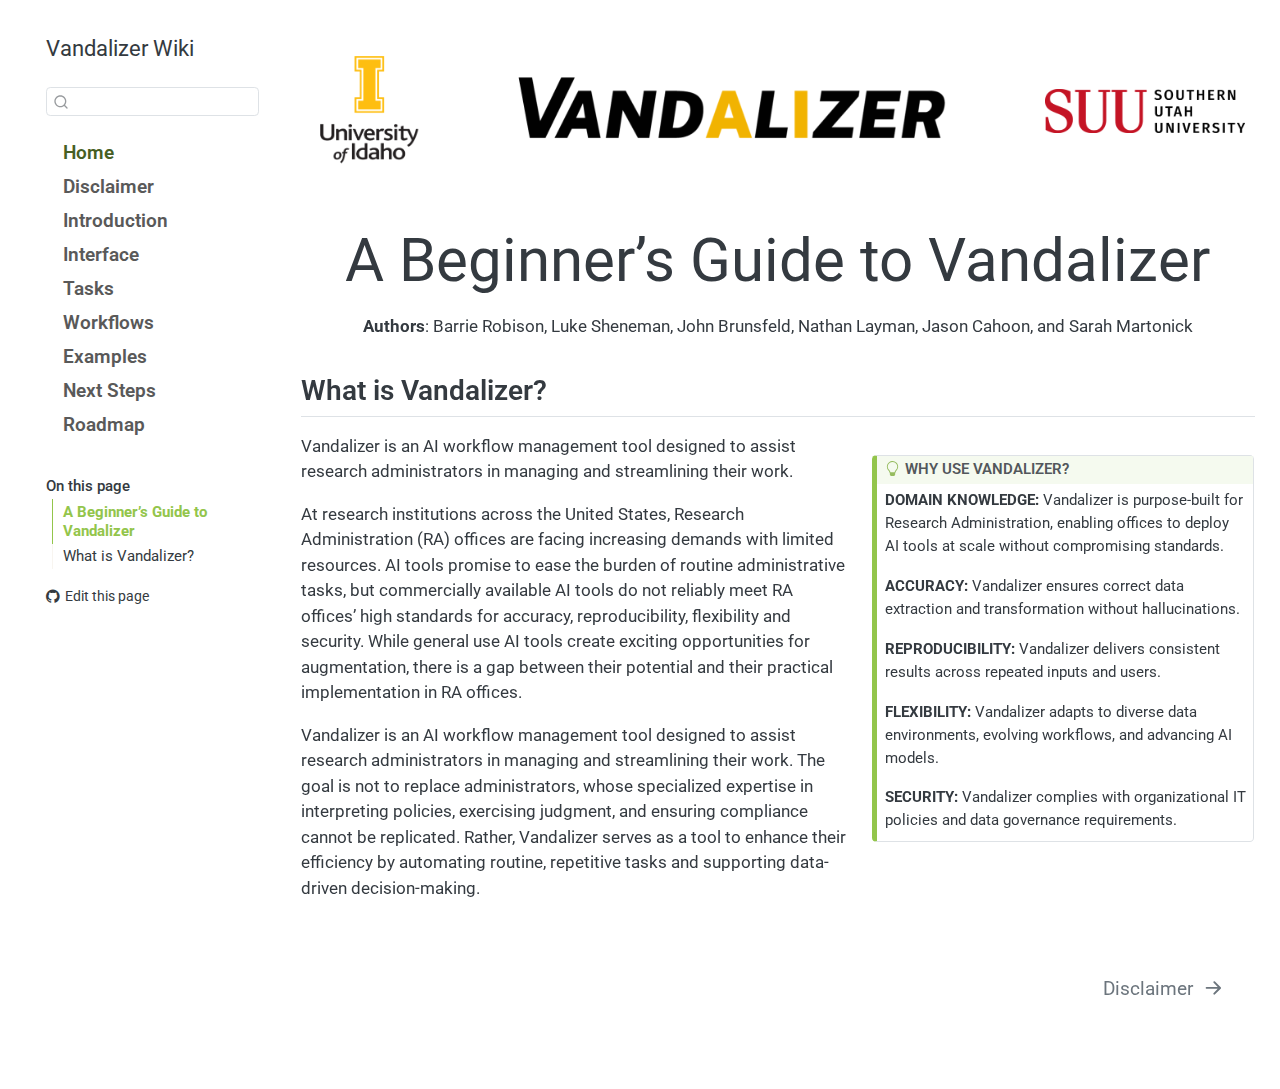
<file: docs/index.html>
<!DOCTYPE html>
<html xmlns="http://www.w3.org/1999/xhtml" lang="en" xml:lang="en"><head>

<meta charset="utf-8">
<meta name="generator" content="quarto-1.7.31">

<meta name="viewport" content="width=device-width, initial-scale=1.0, user-scalable=yes">


<title>Vandalizer Wiki</title>
<style>
code{white-space: pre-wrap;}
span.smallcaps{font-variant: small-caps;}
div.columns{display: flex; gap: min(4vw, 1.5em);}
div.column{flex: auto; overflow-x: auto;}
div.hanging-indent{margin-left: 1.5em; text-indent: -1.5em;}
ul.task-list{list-style: none;}
ul.task-list li input[type="checkbox"] {
  width: 0.8em;
  margin: 0 0.8em 0.2em -1em; /* quarto-specific, see https://github.com/quarto-dev/quarto-cli/issues/4556 */ 
  vertical-align: middle;
}
</style>


<script src="site_libs/quarto-nav/quarto-nav.js"></script>
<script src="site_libs/quarto-nav/headroom.min.js"></script>
<script src="site_libs/clipboard/clipboard.min.js"></script>
<script src="site_libs/quarto-search/autocomplete.umd.js"></script>
<script src="site_libs/quarto-search/fuse.min.js"></script>
<script src="site_libs/quarto-search/quarto-search.js"></script>
<meta name="quarto:offset" content="./">
<link href="./disclaimer.html" rel="next">
<script src="site_libs/quarto-html/quarto.js" type="module"></script>
<script src="site_libs/quarto-html/tabsets/tabsets.js" type="module"></script>
<script src="site_libs/quarto-html/popper.min.js"></script>
<script src="site_libs/quarto-html/tippy.umd.min.js"></script>
<script src="site_libs/quarto-html/anchor.min.js"></script>
<link href="site_libs/quarto-html/tippy.css" rel="stylesheet">
<link href="site_libs/quarto-html/quarto-syntax-highlighting-e1a5c8363afafaef2c763b6775fbf3ca.css" rel="stylesheet" id="quarto-text-highlighting-styles">
<script src="site_libs/bootstrap/bootstrap.min.js"></script>
<link href="site_libs/bootstrap/bootstrap-icons.css" rel="stylesheet">
<link href="site_libs/bootstrap/bootstrap-5bf7ca59d8cc7f7a8155307016a58e21.min.css" rel="stylesheet" append-hash="true" id="quarto-bootstrap" data-mode="light">
<script id="quarto-search-options" type="application/json">{
  "location": "sidebar",
  "copy-button": false,
  "collapse-after": 3,
  "panel-placement": "start",
  "type": "textbox",
  "limit": 50,
  "keyboard-shortcut": [
    "f",
    "/",
    "s"
  ],
  "show-item-context": false,
  "language": {
    "search-no-results-text": "No results",
    "search-matching-documents-text": "matching documents",
    "search-copy-link-title": "Copy link to search",
    "search-hide-matches-text": "Hide additional matches",
    "search-more-match-text": "more match in this document",
    "search-more-matches-text": "more matches in this document",
    "search-clear-button-title": "Clear",
    "search-text-placeholder": "",
    "search-detached-cancel-button-title": "Cancel",
    "search-submit-button-title": "Submit",
    "search-label": "Search"
  }
}</script>


<link rel="stylesheet" href="styles.css">
</head>

<body class="nav-sidebar floating quarto-light">

<div id="quarto-search-results"></div>
  <header id="quarto-header" class="headroom fixed-top">
  <nav class="quarto-secondary-nav">
    <div class="container-fluid d-flex">
      <button type="button" class="quarto-btn-toggle btn" data-bs-toggle="collapse" role="button" data-bs-target=".quarto-sidebar-collapse-item" aria-controls="quarto-sidebar" aria-expanded="false" aria-label="Toggle sidebar navigation" onclick="if (window.quartoToggleHeadroom) { window.quartoToggleHeadroom(); }">
        <i class="bi bi-layout-text-sidebar-reverse"></i>
      </button>
        <nav class="quarto-page-breadcrumbs" aria-label="breadcrumb"><ol class="breadcrumb"><li class="breadcrumb-item"><a href="./index.html">Home</a></li></ol></nav>
        <a class="flex-grow-1" role="navigation" data-bs-toggle="collapse" data-bs-target=".quarto-sidebar-collapse-item" aria-controls="quarto-sidebar" aria-expanded="false" aria-label="Toggle sidebar navigation" onclick="if (window.quartoToggleHeadroom) { window.quartoToggleHeadroom(); }">      
        </a>
      <button type="button" class="btn quarto-search-button" aria-label="Search" onclick="window.quartoOpenSearch();">
        <i class="bi bi-search"></i>
      </button>
    </div>
  </nav>
</header>
<!-- content -->
<div id="quarto-content" class="quarto-container page-columns page-rows-contents page-layout-full">
<!-- sidebar -->
  <nav id="quarto-sidebar" class="sidebar collapse collapse-horizontal quarto-sidebar-collapse-item sidebar-navigation floating overflow-auto">
    <div class="pt-lg-2 mt-2 text-left sidebar-header">
    <div class="sidebar-title mb-0 py-0">
      <a href="./">Vandalizer Wiki</a> 
    </div>
      </div>
        <div class="mt-2 flex-shrink-0 align-items-center">
        <div class="sidebar-search">
        <div id="quarto-search" class="" title="Search"></div>
        </div>
        </div>
    <div class="sidebar-menu-container"> 
    <ul class="list-unstyled mt-1">
        <li class="sidebar-item">
  <div class="sidebar-item-container"> 
  <a href="./index.html" class="sidebar-item-text sidebar-link active">
 <span class="menu-text">Home</span></a>
  </div>
</li>
        <li class="sidebar-item">
  <div class="sidebar-item-container"> 
  <a href="./disclaimer.html" class="sidebar-item-text sidebar-link">
 <span class="menu-text">Disclaimer</span></a>
  </div>
</li>
        <li class="sidebar-item">
  <div class="sidebar-item-container"> 
  <a href="./introduction.html" class="sidebar-item-text sidebar-link">
 <span class="menu-text">Introduction</span></a>
  </div>
</li>
        <li class="sidebar-item">
  <div class="sidebar-item-container"> 
  <a href="./interface.html" class="sidebar-item-text sidebar-link">
 <span class="menu-text">Interface</span></a>
  </div>
</li>
        <li class="sidebar-item">
  <div class="sidebar-item-container"> 
  <a href="./tasks.html" class="sidebar-item-text sidebar-link">
 <span class="menu-text">Tasks</span></a>
  </div>
</li>
        <li class="sidebar-item">
  <div class="sidebar-item-container"> 
  <a href="./workflows.html" class="sidebar-item-text sidebar-link">
 <span class="menu-text">Workflows</span></a>
  </div>
</li>
        <li class="sidebar-item">
  <div class="sidebar-item-container"> 
  <a href="./example.html" class="sidebar-item-text sidebar-link">
 <span class="menu-text">Examples</span></a>
  </div>
</li>
        <li class="sidebar-item">
  <div class="sidebar-item-container"> 
  <a href="./next-steps.html" class="sidebar-item-text sidebar-link">
 <span class="menu-text">Next Steps</span></a>
  </div>
</li>
        <li class="sidebar-item">
  <div class="sidebar-item-container"> 
  <a href="./roadmap.html" class="sidebar-item-text sidebar-link">
 <span class="menu-text">Roadmap</span></a>
  </div>
</li>
    </ul>
    </div>
    <nav id="TOC" role="doc-toc" class="toc-active">
    <h2 id="toc-title">On this page</h2>
   
  <ul>
  <li><a href="#a-beginners-guide-to-vandalizer" id="toc-a-beginners-guide-to-vandalizer" class="nav-link active" data-scroll-target="#a-beginners-guide-to-vandalizer"><strong>A Beginner’s Guide to Vandalizer</strong></a></li>
  <li><a href="#what-is-vandalizer" id="toc-what-is-vandalizer" class="nav-link" data-scroll-target="#what-is-vandalizer">What is Vandalizer?</a></li>
  </ul>
<div class="toc-actions"><ul><li><a href="https://github.com/nate-layman/vandalizer-manual/edit/main/index.qmd" class="toc-action"><i class="bi bi-github"></i>Edit this page</a></li></ul></div></nav>
</nav>
<div id="quarto-sidebar-glass" class="quarto-sidebar-collapse-item" data-bs-toggle="collapse" data-bs-target=".quarto-sidebar-collapse-item"></div>
<!-- margin-sidebar -->
    <div id="quarto-margin-sidebar" class="sidebar margin-sidebar zindex-bottom">
    </div>
<!-- main -->
<main class="content column-page-right" id="quarto-document-content"><header id="title-block-header" class="quarto-title-block"></header>




<div class="header-logos">
<div class="grid">
<div class="g-col-2 d-flex justify-content-center align-items-center">
<p><img src="images/uidaho_logo.png" class="img-fluid" width="100"></p>
</div>
<div class="g-col-7 d-flex justify-content-center align-items-center">
<p><img src="images/vandalizer_logo.png" class="img-fluid" width="500"></p>
</div>
<div class="g-col-3 d-flex justify-content-center align-items-center">
<p><img src="images/suu_logo.png" class="img-fluid" width="200"></p>
</div>
</div>
</div>
<section id="a-beginners-guide-to-vandalizer" class="level1 display-4 text-center">
<h1 class="display-4"><strong>A Beginner’s Guide to Vandalizer</strong></h1>
</section>
<div class="text-center">
<p><strong>Authors</strong>: Barrie Robison, Luke Sheneman, John Brunsfeld, Nathan Layman, Jason Cahoon, and Sarah Martonick</p>
</div>
<section id="what-is-vandalizer" class="level2">
<h2 class="anchored" data-anchor-id="what-is-vandalizer">What is Vandalizer?</h2>
<div class="grid">
<div class="g-col-7">
<p>Vandalizer is an AI workflow management tool designed to assist research administrators in managing and streamlining their work.</p>
<p>At research institutions across the United States, Research Administration (RA) offices are facing increasing demands with limited resources. AI tools promise to ease the burden of routine administrative tasks, but commercially available AI tools do not reliably meet RA offices’ high standards for accuracy, reproducibility, flexibility and security. While general use AI tools create exciting opportunities for augmentation, there is a gap between their potential and their practical implementation in RA offices.</p>
<p>Vandalizer is an AI workflow management tool designed to assist research administrators in managing and streamlining their work. The goal is not to replace administrators, whose specialized expertise in interpreting policies, exercising judgment, and ensuring compliance cannot be replicated. Rather, Vandalizer serves as a tool to enhance their efficiency by automating routine, repetitive tasks and supporting data-driven decision-making.</p>
</div>
<div class="g-col-5">
<div class="callout callout-style-default callout-tip callout-titled">
<div class="callout-header d-flex align-content-center">
<div class="callout-icon-container">
<i class="callout-icon"></i>
</div>
<div class="callout-title-container flex-fill">
WHY USE VANDALIZER?
</div>
</div>
<div class="callout-body-container callout-body">
<p><strong>DOMAIN KNOWLEDGE:</strong> Vandalizer is purpose-built for Research Administration, enabling offices to deploy AI tools at scale without compromising standards.</p>
<p><strong>ACCURACY:</strong> Vandalizer ensures correct data extraction and transformation without hallucinations.</p>
<p><strong>REPRODUCIBILITY:</strong> Vandalizer delivers consistent results across repeated inputs and users.</p>
<p><strong>FLEXIBILITY:</strong> Vandalizer adapts to diverse data environments, evolving workflows, and advancing AI models.</p>
<p><strong>SECURITY:</strong> Vandalizer complies with organizational IT policies and data governance requirements.</p>
</div>
</div>
</div>
</div>


</section>

</main> <!-- /main -->
<script>
function toggleImage(img) {
if (img.classList.contains('enlarged')) {
// Restore to original position and size
 img.style.position = '';
 img.style.top = '';
 img.style.left = '';
 img.style.transform = '';
 img.style.zIndex = '';
 img.style.boxShadow = '';
 img.style.maxWidth = '';
 img.style.maxHeight = '';
 img.style.width = '';
 img.style.height = '';
 img.classList.remove('enlarged');
// Restore original width
if (img.dataset.originalWidth) {
 img.style.width = img.dataset.originalWidth;
 }
// Move back to original parent
if (img.dataset.originalParent) {
const originalParent = document.querySelector(`[data-original-id="${img.dataset.originalParent}"]`);
if (originalParent) {
 originalParent.appendChild(img);
 }
 }
// Clean up
delete img.dataset.originalParent;
delete img.dataset.originalWidth;
 } else {
// Store original width
 img.dataset.originalWidth = img.style.width || '';
// Store reference to original parent
const originalParent = img.parentElement;
 originalParent.setAttribute('data-original-id', Date.now());
 img.dataset.originalParent = originalParent.getAttribute('data-original-id');
// Enlarge and move to body level with viewport constraints
 img.style.position = 'fixed';
 img.style.top = '50%';
 img.style.left = '50%';
 img.style.transform = 'translate(-50%, -50%)';
 img.style.maxWidth = '90vw';
 img.style.maxHeight = '90vh';
 img.style.width = 'auto';
 img.style.height = 'auto';
 img.style.zIndex = '2147483647';
 img.style.boxShadow = '0 10px 30px rgba(0,0,0,0.5)';
 img.classList.add('enlarged');
 document.body.appendChild(img);
 }
}

// === ROADMAP FUNCTIONALITY ===
// Only load Plotly on roadmap page to avoid conflicts
if (document.getElementById('roadmap-summary')) {
  // Load Plotly.js dynamically
  const script = document.createElement('script');
  script.src = 'https://cdn.plot.ly/plotly-3.0.1.min.js';
  script.onload = function() {
    console.log('Plotly 3.0.1 loaded successfully');
    initializeRoadmap();
  };
  script.onerror = function() {
    console.error('Failed to load Plotly');
    document.getElementById('roadmap-summary').innerHTML = '<p>Failed to load charting library</p>';
  };
  document.head.appendChild(script);
}

function initializeRoadmap() {
  console.log('Initializing roadmap...');
  
  // Function to create summary statistics
  function createSummary(issues) {
    const totalIssues = issues.length;
    const uniqueLabels = new Set();
    let totalLabels = 0;
    
    issues.forEach(issue => {
      const labels = issue.labels || [];
      labels.forEach(label => {
        uniqueLabels.add(label);
        totalLabels++;
      });
    });
    
    const avgLabelsPerIssue = totalIssues > 0 ? (totalLabels / totalIssues).toFixed(1) : 0;
    
    return {
      totalIssues,
      uniqueLabels: uniqueLabels.size,
      avgLabelsPerIssue
    };
  }

  // Function to count issues by creation date
  function countIssuesByDate(issues) {
    const dateCounts = {};
    
    issues.forEach(issue => {
      const date = new Date(issue.created_at).toISOString().split('T')[0]; // YYYY-MM-DD
      dateCounts[date] = (dateCounts[date] || 0) + 1;
    });
    
    // Sort dates
    const sortedDates = Object.keys(dateCounts).sort();
    const counts = sortedDates.map(date => dateCounts[date]);
    
    return { dates: sortedDates, counts };
  }

  // Function to create timeline chart
  function createTimelineChart(dateData) {
    if (dateData.dates.length === 0) {
      document.getElementById('roadmap-timeline-chart').innerHTML = '<p>No date data available</p>';
      return;
    }
    
    console.log('Creating timeline chart with', dateData.dates.length, 'data points');
    
    const data = [{
      type: 'scatter',
      mode: 'lines+markers',
      x: dateData.dates,
      y: dateData.counts,
      marker: {
        color: '#4ECDC4',
        size: 6
      },
      line: {
        color: '#4ECDC4',
        width: 2
      },
      hovertemplate: '<b>%{x}</b><br>' +
                     'Issues created: %{y}<br>' +
                     '<extra></extra>'
    }];
    
    const layout = {
      title: 'Issues Created Over Time',
      xaxis: { 
        title: 'Date',
        type: 'date'
      },
      yaxis: { 
        title: 'Number of Issues Created'
      },
      margin: { t: 60, b: 80, l: 60, r: 40 }
    };
    
    const config = { displayModeBar: false };
    
    Plotly.newPlot('roadmap-timeline-chart', data, layout, config);
  }

  // Function to count label frequency
  function countLabels(issues) {
    const labelCounts = {};
    
    issues.forEach(issue => {
      const labels = issue.labels || [];
      labels.forEach(label => {
        labelCounts[label] = (labelCounts[label] || 0) + 1;
      });
    });
    
    return labelCounts;
  }

  // Function to create pie chart
  function createPieChart(labelCounts) {
    const labels = Object.keys(labelCounts);
    const counts = Object.values(labelCounts);
    
    if (labels.length === 0) {
      document.getElementById('roadmap-pie-chart').innerHTML = '<p>No labels found</p>';
      return;
    }
    
    console.log('Creating pie chart with', labels.length, 'labels');
    
    const data = [{
      type: 'pie',
      labels: labels,
      values: counts,
      hovertemplate: '<b>%{label}</b><br>' +
                     'Issues: %{value}<br>' +
                     'Percentage: %{percent}<br>' +
                     '<extra></extra>'
    }];
    
    const layout = {
      title: 'Issue Distribution by Label',
      margin: { t: 60, b: 40, l: 40, r: 40 }
    };
    
    const config = { displayModeBar: false };
    
    Plotly.newPlot('roadmap-pie-chart', data, layout, config);
  }

  // Function to create bar chart
  function createBarChart(labelCounts) {
    const labels = Object.keys(labelCounts);
    const counts = Object.values(labelCounts);
    
    if (labels.length === 0) {
      document.getElementById('roadmap-bar-chart').innerHTML = '<p>No labels found</p>';
      return;
    }
    
    console.log('Creating bar chart with', labels.length, 'labels');
    
    const data = [{
      type: 'bar',
      x: labels,
      y: counts,
      marker: {
        color: '#4ECDC4'
      }
    }];
    
    const layout = {
      title: 'Issue Count by Label',
      xaxis: { title: 'Labels' },
      yaxis: { title: 'Number of Issues' },
      margin: { t: 60, b: 100, l: 60, r: 40 }
    };
    
    const config = { displayModeBar: false };
    
    Plotly.newPlot('roadmap-bar-chart', data, layout, config);
  }

  // Load and process data
  async function loadRoadmapData() {
    console.log('Attempting to load roadmap data...');
    console.log('Current URL:', window.location.href);
    console.log('Current pathname:', window.location.pathname);
    
    // Show loading state
    document.getElementById('roadmap-summary').innerHTML = '<p>Loading issue data...</p>';
    document.getElementById('roadmap-timeline-chart').innerHTML = '<p>Loading timeline chart...</p>';
    document.getElementById('roadmap-pie-chart').innerHTML = '<p>Loading pie chart...</p>';
    document.getElementById('roadmap-bar-chart').innerHTML = '<p>Loading bar chart...</p>';
    
    // Try multiple possible paths for the issues.json file
    const possiblePaths = [
      'issues.json',           // Site root
      '/vandalizer-manual/issues.json',  // Absolute path based on your URL
      './issues.json',         // Relative to current page
      '../issues.json',        // Parent directory
      '/issues.json',          // Absolute site root
      'data/issues.json',      // In a data folder
      '_site/issues.json'      // In _site folder
    ];
    
    let issues = null;
    let successfulPath = null;
    
    for (const path of possiblePaths) {
      try {
        console.log(`Trying to fetch from: ${path}`);
        const fullUrl = new URL(path, window.location.href);
        console.log(`Full URL: ${fullUrl.href}`);
        
        const response = await fetch(path);
        
        console.log(`Response status: ${response.status} ${response.statusText}`);
        console.log(`Response URL: ${response.url}`);
        
        if (response.ok) {
          console.log(`✓ Successfully fetched from: ${path}`);
          console.log('Response headers:', response.headers.get('content-type'));
          
          const text = await response.text();
          console.log('Response content length:', text.length);
          console.log('First 200 characters:', text.substring(0, 200));
          
          try {
            issues = JSON.parse(text);
            successfulPath = path;
            break;
          } catch (jsonError) {
            console.log(`✗ JSON parsing failed for ${path}:`, jsonError.message);
            console.log('Full content:', text);
            continue;
          }
        } else {
          console.log(`✗ Failed to fetch from ${path}: ${response.status} - ${response.statusText}`);
        }
      } catch (error) {
        console.log(`✗ Error fetching from ${path}:`, error.message);
      }
    }
    
    if (!issues) {
      const errorMessage = 'Could not find issues.json file in any of the expected locations';
      console.error(errorMessage);
      document.getElementById('roadmap-summary').innerHTML = `<p>Error: ${errorMessage}</p>`;
      document.getElementById('roadmap-timeline-chart').innerHTML = '<p>Could not load chart - see console for details</p>';
      document.getElementById('roadmap-pie-chart').innerHTML = '<p>Could not load chart - see console for details</p>';
      document.getElementById('roadmap-bar-chart').innerHTML = '<p>Could not load chart - see console for details</p>';
      return;
    }
    
    console.log(`Successfully loaded ${issues.length} issues from: ${successfulPath}`);
      
    if (issues.length === 0) {
      const noDataMessage = '<p>No issues data available (file loaded but empty)</p>';
      document.getElementById('roadmap-summary').innerHTML = noDataMessage;
      document.getElementById('roadmap-timeline-chart').innerHTML = noDataMessage;
      document.getElementById('roadmap-pie-chart').innerHTML = noDataMessage;
      document.getElementById('roadmap-bar-chart').innerHTML = noDataMessage;
      return;
    }
    
    try {
      console.log('Processing data and creating visualizations...');
      
      // Create summary
      const summary = createSummary(issues);
      document.getElementById('roadmap-summary').innerHTML = `
        <div style="display: grid; grid-template-columns: repeat(auto-fit, minmax(200px, 1fr)); gap: 20px; margin-bottom: 20px;">
          <div style="text-align: center; padding: 15px; background: #f8f9fa; border-radius: 8px;">
            <h3 style="margin: 0; color: #4ECDC4;">${summary.totalIssues}</h3>
            <p style="margin: 5px 0 0 0;">Open Issues</p>
          </div>
          <div style="text-align: center; padding: 15px; background: #f8f9fa; border-radius: 8px;">
            <h3 style="margin: 0; color: #4ECDC4;">${summary.uniqueLabels}</h3>
            <p style="margin: 5px 0 0 0;">Unique Labels</p>
          </div>
          <div style="text-align: center; padding: 15px; background: #f8f9fa; border-radius: 8px;">
            <h3 style="margin: 0; color: #4ECDC4;">${summary.avgLabelsPerIssue}</h3>
            <p style="margin: 5px 0 0 0;">Avg Labels per Issue</p>
          </div>
        </div>
      `;
      
      // Create timeline chart
      const dateData = countIssuesByDate(issues);
      createTimelineChart(dateData);
      
      // Create label charts
      const labelCounts = countLabels(issues);
      createPieChart(labelCounts);
      createBarChart(labelCounts);
      
      console.log('Roadmap visualization complete!');
      
    } catch (error) {
      console.error('Error in roadmap processing:', error);
      const errorMessage = `<p>Error processing roadmap: ${error.message}</p>`;
      document.getElementById('roadmap-summary').innerHTML = errorMessage;
      document.getElementById('roadmap-timeline-chart').innerHTML = '<p>Could not load chart - see console for details</p>';
      document.getElementById('roadmap-pie-chart').innerHTML = '<p>Could not load chart - see console for details</p>';
      document.getElementById('roadmap-bar-chart').innerHTML = '<p>Could not load chart - see console for details</p>';
    }
  }

  // Load roadmap data
  loadRoadmapData();
}
</script>
<script id="quarto-html-after-body" type="application/javascript">
  window.document.addEventListener("DOMContentLoaded", function (event) {
    const icon = "";
    const anchorJS = new window.AnchorJS();
    anchorJS.options = {
      placement: 'right',
      icon: icon
    };
    anchorJS.add('.anchored');
    const isCodeAnnotation = (el) => {
      for (const clz of el.classList) {
        if (clz.startsWith('code-annotation-')) {                     
          return true;
        }
      }
      return false;
    }
    const onCopySuccess = function(e) {
      // button target
      const button = e.trigger;
      // don't keep focus
      button.blur();
      // flash "checked"
      button.classList.add('code-copy-button-checked');
      var currentTitle = button.getAttribute("title");
      button.setAttribute("title", "Copied!");
      let tooltip;
      if (window.bootstrap) {
        button.setAttribute("data-bs-toggle", "tooltip");
        button.setAttribute("data-bs-placement", "left");
        button.setAttribute("data-bs-title", "Copied!");
        tooltip = new bootstrap.Tooltip(button, 
          { trigger: "manual", 
            customClass: "code-copy-button-tooltip",
            offset: [0, -8]});
        tooltip.show();    
      }
      setTimeout(function() {
        if (tooltip) {
          tooltip.hide();
          button.removeAttribute("data-bs-title");
          button.removeAttribute("data-bs-toggle");
          button.removeAttribute("data-bs-placement");
        }
        button.setAttribute("title", currentTitle);
        button.classList.remove('code-copy-button-checked');
      }, 1000);
      // clear code selection
      e.clearSelection();
    }
    const getTextToCopy = function(trigger) {
        const codeEl = trigger.previousElementSibling.cloneNode(true);
        for (const childEl of codeEl.children) {
          if (isCodeAnnotation(childEl)) {
            childEl.remove();
          }
        }
        return codeEl.innerText;
    }
    const clipboard = new window.ClipboardJS('.code-copy-button:not([data-in-quarto-modal])', {
      text: getTextToCopy
    });
    clipboard.on('success', onCopySuccess);
    if (window.document.getElementById('quarto-embedded-source-code-modal')) {
      const clipboardModal = new window.ClipboardJS('.code-copy-button[data-in-quarto-modal]', {
        text: getTextToCopy,
        container: window.document.getElementById('quarto-embedded-source-code-modal')
      });
      clipboardModal.on('success', onCopySuccess);
    }
      var localhostRegex = new RegExp(/^(?:http|https):\/\/localhost\:?[0-9]*\//);
      var mailtoRegex = new RegExp(/^mailto:/);
        var filterRegex = new RegExp('/' + window.location.host + '/');
      var isInternal = (href) => {
          return filterRegex.test(href) || localhostRegex.test(href) || mailtoRegex.test(href);
      }
      // Inspect non-navigation links and adorn them if external
     var links = window.document.querySelectorAll('a[href]:not(.nav-link):not(.navbar-brand):not(.toc-action):not(.sidebar-link):not(.sidebar-item-toggle):not(.pagination-link):not(.no-external):not([aria-hidden]):not(.dropdown-item):not(.quarto-navigation-tool):not(.about-link)');
      for (var i=0; i<links.length; i++) {
        const link = links[i];
        if (!isInternal(link.href)) {
          // undo the damage that might have been done by quarto-nav.js in the case of
          // links that we want to consider external
          if (link.dataset.originalHref !== undefined) {
            link.href = link.dataset.originalHref;
          }
        }
      }
    function tippyHover(el, contentFn, onTriggerFn, onUntriggerFn) {
      const config = {
        allowHTML: true,
        maxWidth: 500,
        delay: 100,
        arrow: false,
        appendTo: function(el) {
            return el.parentElement;
        },
        interactive: true,
        interactiveBorder: 10,
        theme: 'quarto',
        placement: 'bottom-start',
      };
      if (contentFn) {
        config.content = contentFn;
      }
      if (onTriggerFn) {
        config.onTrigger = onTriggerFn;
      }
      if (onUntriggerFn) {
        config.onUntrigger = onUntriggerFn;
      }
      window.tippy(el, config); 
    }
    const noterefs = window.document.querySelectorAll('a[role="doc-noteref"]');
    for (var i=0; i<noterefs.length; i++) {
      const ref = noterefs[i];
      tippyHover(ref, function() {
        // use id or data attribute instead here
        let href = ref.getAttribute('data-footnote-href') || ref.getAttribute('href');
        try { href = new URL(href).hash; } catch {}
        const id = href.replace(/^#\/?/, "");
        const note = window.document.getElementById(id);
        if (note) {
          return note.innerHTML;
        } else {
          return "";
        }
      });
    }
    const xrefs = window.document.querySelectorAll('a.quarto-xref');
    const processXRef = (id, note) => {
      // Strip column container classes
      const stripColumnClz = (el) => {
        el.classList.remove("page-full", "page-columns");
        if (el.children) {
          for (const child of el.children) {
            stripColumnClz(child);
          }
        }
      }
      stripColumnClz(note)
      if (id === null || id.startsWith('sec-')) {
        // Special case sections, only their first couple elements
        const container = document.createElement("div");
        if (note.children && note.children.length > 2) {
          container.appendChild(note.children[0].cloneNode(true));
          for (let i = 1; i < note.children.length; i++) {
            const child = note.children[i];
            if (child.tagName === "P" && child.innerText === "") {
              continue;
            } else {
              container.appendChild(child.cloneNode(true));
              break;
            }
          }
          if (window.Quarto?.typesetMath) {
            window.Quarto.typesetMath(container);
          }
          return container.innerHTML
        } else {
          if (window.Quarto?.typesetMath) {
            window.Quarto.typesetMath(note);
          }
          return note.innerHTML;
        }
      } else {
        // Remove any anchor links if they are present
        const anchorLink = note.querySelector('a.anchorjs-link');
        if (anchorLink) {
          anchorLink.remove();
        }
        if (window.Quarto?.typesetMath) {
          window.Quarto.typesetMath(note);
        }
        if (note.classList.contains("callout")) {
          return note.outerHTML;
        } else {
          return note.innerHTML;
        }
      }
    }
    for (var i=0; i<xrefs.length; i++) {
      const xref = xrefs[i];
      tippyHover(xref, undefined, function(instance) {
        instance.disable();
        let url = xref.getAttribute('href');
        let hash = undefined; 
        if (url.startsWith('#')) {
          hash = url;
        } else {
          try { hash = new URL(url).hash; } catch {}
        }
        if (hash) {
          const id = hash.replace(/^#\/?/, "");
          const note = window.document.getElementById(id);
          if (note !== null) {
            try {
              const html = processXRef(id, note.cloneNode(true));
              instance.setContent(html);
            } finally {
              instance.enable();
              instance.show();
            }
          } else {
            // See if we can fetch this
            fetch(url.split('#')[0])
            .then(res => res.text())
            .then(html => {
              const parser = new DOMParser();
              const htmlDoc = parser.parseFromString(html, "text/html");
              const note = htmlDoc.getElementById(id);
              if (note !== null) {
                const html = processXRef(id, note);
                instance.setContent(html);
              } 
            }).finally(() => {
              instance.enable();
              instance.show();
            });
          }
        } else {
          // See if we can fetch a full url (with no hash to target)
          // This is a special case and we should probably do some content thinning / targeting
          fetch(url)
          .then(res => res.text())
          .then(html => {
            const parser = new DOMParser();
            const htmlDoc = parser.parseFromString(html, "text/html");
            const note = htmlDoc.querySelector('main.content');
            if (note !== null) {
              // This should only happen for chapter cross references
              // (since there is no id in the URL)
              // remove the first header
              if (note.children.length > 0 && note.children[0].tagName === "HEADER") {
                note.children[0].remove();
              }
              const html = processXRef(null, note);
              instance.setContent(html);
            } 
          }).finally(() => {
            instance.enable();
            instance.show();
          });
        }
      }, function(instance) {
      });
    }
        let selectedAnnoteEl;
        const selectorForAnnotation = ( cell, annotation) => {
          let cellAttr = 'data-code-cell="' + cell + '"';
          let lineAttr = 'data-code-annotation="' +  annotation + '"';
          const selector = 'span[' + cellAttr + '][' + lineAttr + ']';
          return selector;
        }
        const selectCodeLines = (annoteEl) => {
          const doc = window.document;
          const targetCell = annoteEl.getAttribute("data-target-cell");
          const targetAnnotation = annoteEl.getAttribute("data-target-annotation");
          const annoteSpan = window.document.querySelector(selectorForAnnotation(targetCell, targetAnnotation));
          const lines = annoteSpan.getAttribute("data-code-lines").split(",");
          const lineIds = lines.map((line) => {
            return targetCell + "-" + line;
          })
          let top = null;
          let height = null;
          let parent = null;
          if (lineIds.length > 0) {
              //compute the position of the single el (top and bottom and make a div)
              const el = window.document.getElementById(lineIds[0]);
              top = el.offsetTop;
              height = el.offsetHeight;
              parent = el.parentElement.parentElement;
            if (lineIds.length > 1) {
              const lastEl = window.document.getElementById(lineIds[lineIds.length - 1]);
              const bottom = lastEl.offsetTop + lastEl.offsetHeight;
              height = bottom - top;
            }
            if (top !== null && height !== null && parent !== null) {
              // cook up a div (if necessary) and position it 
              let div = window.document.getElementById("code-annotation-line-highlight");
              if (div === null) {
                div = window.document.createElement("div");
                div.setAttribute("id", "code-annotation-line-highlight");
                div.style.position = 'absolute';
                parent.appendChild(div);
              }
              div.style.top = top - 2 + "px";
              div.style.height = height + 4 + "px";
              div.style.left = 0;
              let gutterDiv = window.document.getElementById("code-annotation-line-highlight-gutter");
              if (gutterDiv === null) {
                gutterDiv = window.document.createElement("div");
                gutterDiv.setAttribute("id", "code-annotation-line-highlight-gutter");
                gutterDiv.style.position = 'absolute';
                const codeCell = window.document.getElementById(targetCell);
                const gutter = codeCell.querySelector('.code-annotation-gutter');
                gutter.appendChild(gutterDiv);
              }
              gutterDiv.style.top = top - 2 + "px";
              gutterDiv.style.height = height + 4 + "px";
            }
            selectedAnnoteEl = annoteEl;
          }
        };
        const unselectCodeLines = () => {
          const elementsIds = ["code-annotation-line-highlight", "code-annotation-line-highlight-gutter"];
          elementsIds.forEach((elId) => {
            const div = window.document.getElementById(elId);
            if (div) {
              div.remove();
            }
          });
          selectedAnnoteEl = undefined;
        };
          // Handle positioning of the toggle
      window.addEventListener(
        "resize",
        throttle(() => {
          elRect = undefined;
          if (selectedAnnoteEl) {
            selectCodeLines(selectedAnnoteEl);
          }
        }, 10)
      );
      function throttle(fn, ms) {
      let throttle = false;
      let timer;
        return (...args) => {
          if(!throttle) { // first call gets through
              fn.apply(this, args);
              throttle = true;
          } else { // all the others get throttled
              if(timer) clearTimeout(timer); // cancel #2
              timer = setTimeout(() => {
                fn.apply(this, args);
                timer = throttle = false;
              }, ms);
          }
        };
      }
        // Attach click handler to the DT
        const annoteDls = window.document.querySelectorAll('dt[data-target-cell]');
        for (const annoteDlNode of annoteDls) {
          annoteDlNode.addEventListener('click', (event) => {
            const clickedEl = event.target;
            if (clickedEl !== selectedAnnoteEl) {
              unselectCodeLines();
              const activeEl = window.document.querySelector('dt[data-target-cell].code-annotation-active');
              if (activeEl) {
                activeEl.classList.remove('code-annotation-active');
              }
              selectCodeLines(clickedEl);
              clickedEl.classList.add('code-annotation-active');
            } else {
              // Unselect the line
              unselectCodeLines();
              clickedEl.classList.remove('code-annotation-active');
            }
          });
        }
    const findCites = (el) => {
      const parentEl = el.parentElement;
      if (parentEl) {
        const cites = parentEl.dataset.cites;
        if (cites) {
          return {
            el,
            cites: cites.split(' ')
          };
        } else {
          return findCites(el.parentElement)
        }
      } else {
        return undefined;
      }
    };
    var bibliorefs = window.document.querySelectorAll('a[role="doc-biblioref"]');
    for (var i=0; i<bibliorefs.length; i++) {
      const ref = bibliorefs[i];
      const citeInfo = findCites(ref);
      if (citeInfo) {
        tippyHover(citeInfo.el, function() {
          var popup = window.document.createElement('div');
          citeInfo.cites.forEach(function(cite) {
            var citeDiv = window.document.createElement('div');
            citeDiv.classList.add('hanging-indent');
            citeDiv.classList.add('csl-entry');
            var biblioDiv = window.document.getElementById('ref-' + cite);
            if (biblioDiv) {
              citeDiv.innerHTML = biblioDiv.innerHTML;
            }
            popup.appendChild(citeDiv);
          });
          return popup.innerHTML;
        });
      }
    }
  });
  </script>
<nav class="page-navigation column-page-right">
  <div class="nav-page nav-page-previous">
  </div>
  <div class="nav-page nav-page-next">
      <a href="./disclaimer.html" class="pagination-link" aria-label="Disclaimer">
        <span class="nav-page-text">Disclaimer</span> <i class="bi bi-arrow-right-short"></i>
      </a>
  </div>
</nav>
</div> <!-- /content -->




<footer class="footer"><div class="nav-footer"><div class="nav-footer-center"><div class="toc-actions d-sm-block d-md-none"><ul><li><a href="https://github.com/nate-layman/vandalizer-manual/edit/main/index.qmd" class="toc-action"><i class="bi bi-github"></i>Edit this page</a></li></ul></div></div></div></footer></body></html>
</file>
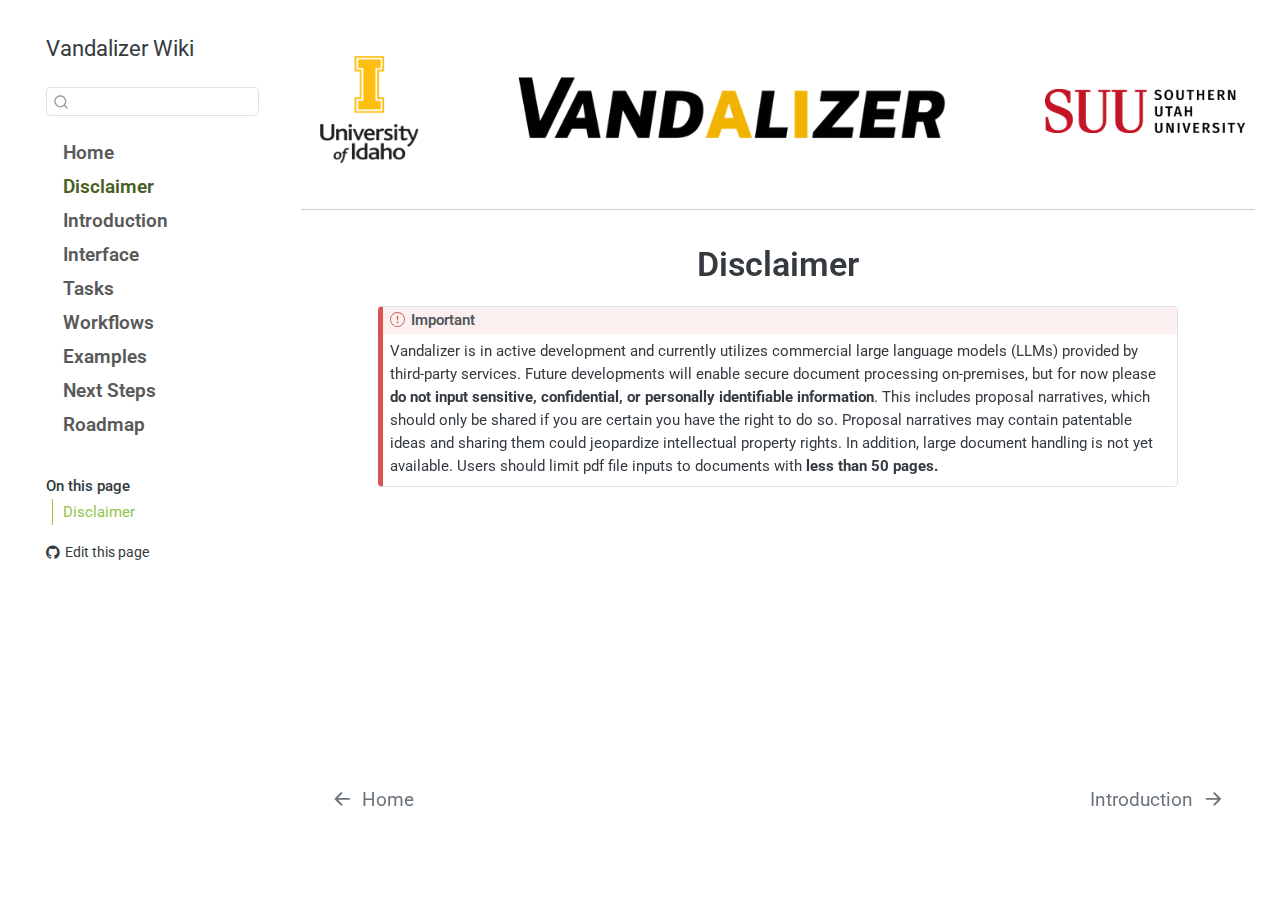
<file: docs/disclaimer.html>
<!DOCTYPE html>
<html xmlns="http://www.w3.org/1999/xhtml" lang="en" xml:lang="en"><head>

<meta charset="utf-8">
<meta name="generator" content="quarto-1.7.31">

<meta name="viewport" content="width=device-width, initial-scale=1.0, user-scalable=yes">


<title>disclaimer – Vandalizer Wiki</title>
<style>
code{white-space: pre-wrap;}
span.smallcaps{font-variant: small-caps;}
div.columns{display: flex; gap: min(4vw, 1.5em);}
div.column{flex: auto; overflow-x: auto;}
div.hanging-indent{margin-left: 1.5em; text-indent: -1.5em;}
ul.task-list{list-style: none;}
ul.task-list li input[type="checkbox"] {
  width: 0.8em;
  margin: 0 0.8em 0.2em -1em; /* quarto-specific, see https://github.com/quarto-dev/quarto-cli/issues/4556 */ 
  vertical-align: middle;
}
</style>


<script src="site_libs/quarto-nav/quarto-nav.js"></script>
<script src="site_libs/quarto-nav/headroom.min.js"></script>
<script src="site_libs/clipboard/clipboard.min.js"></script>
<script src="site_libs/quarto-search/autocomplete.umd.js"></script>
<script src="site_libs/quarto-search/fuse.min.js"></script>
<script src="site_libs/quarto-search/quarto-search.js"></script>
<meta name="quarto:offset" content="./">
<link href="./introduction.html" rel="next">
<link href="./index.html" rel="prev">
<script src="site_libs/quarto-html/quarto.js" type="module"></script>
<script src="site_libs/quarto-html/tabsets/tabsets.js" type="module"></script>
<script src="site_libs/quarto-html/popper.min.js"></script>
<script src="site_libs/quarto-html/tippy.umd.min.js"></script>
<script src="site_libs/quarto-html/anchor.min.js"></script>
<link href="site_libs/quarto-html/tippy.css" rel="stylesheet">
<link href="site_libs/quarto-html/quarto-syntax-highlighting-e1a5c8363afafaef2c763b6775fbf3ca.css" rel="stylesheet" id="quarto-text-highlighting-styles">
<script src="site_libs/bootstrap/bootstrap.min.js"></script>
<link href="site_libs/bootstrap/bootstrap-icons.css" rel="stylesheet">
<link href="site_libs/bootstrap/bootstrap-5bf7ca59d8cc7f7a8155307016a58e21.min.css" rel="stylesheet" append-hash="true" id="quarto-bootstrap" data-mode="light">
<script id="quarto-search-options" type="application/json">{
  "location": "sidebar",
  "copy-button": false,
  "collapse-after": 3,
  "panel-placement": "start",
  "type": "textbox",
  "limit": 50,
  "keyboard-shortcut": [
    "f",
    "/",
    "s"
  ],
  "show-item-context": false,
  "language": {
    "search-no-results-text": "No results",
    "search-matching-documents-text": "matching documents",
    "search-copy-link-title": "Copy link to search",
    "search-hide-matches-text": "Hide additional matches",
    "search-more-match-text": "more match in this document",
    "search-more-matches-text": "more matches in this document",
    "search-clear-button-title": "Clear",
    "search-text-placeholder": "",
    "search-detached-cancel-button-title": "Cancel",
    "search-submit-button-title": "Submit",
    "search-label": "Search"
  }
}</script>


<link rel="stylesheet" href="styles.css">
</head>

<body class="nav-sidebar floating quarto-light">

<div id="quarto-search-results"></div>
  <header id="quarto-header" class="headroom fixed-top">
  <nav class="quarto-secondary-nav">
    <div class="container-fluid d-flex">
      <button type="button" class="quarto-btn-toggle btn" data-bs-toggle="collapse" role="button" data-bs-target=".quarto-sidebar-collapse-item" aria-controls="quarto-sidebar" aria-expanded="false" aria-label="Toggle sidebar navigation" onclick="if (window.quartoToggleHeadroom) { window.quartoToggleHeadroom(); }">
        <i class="bi bi-layout-text-sidebar-reverse"></i>
      </button>
        <nav class="quarto-page-breadcrumbs" aria-label="breadcrumb"><ol class="breadcrumb"><li class="breadcrumb-item"><a href="./disclaimer.html">Disclaimer</a></li></ol></nav>
        <a class="flex-grow-1" role="navigation" data-bs-toggle="collapse" data-bs-target=".quarto-sidebar-collapse-item" aria-controls="quarto-sidebar" aria-expanded="false" aria-label="Toggle sidebar navigation" onclick="if (window.quartoToggleHeadroom) { window.quartoToggleHeadroom(); }">      
        </a>
      <button type="button" class="btn quarto-search-button" aria-label="Search" onclick="window.quartoOpenSearch();">
        <i class="bi bi-search"></i>
      </button>
    </div>
  </nav>
</header>
<!-- content -->
<div id="quarto-content" class="quarto-container page-columns page-rows-contents page-layout-full">
<!-- sidebar -->
  <nav id="quarto-sidebar" class="sidebar collapse collapse-horizontal quarto-sidebar-collapse-item sidebar-navigation floating overflow-auto">
    <div class="pt-lg-2 mt-2 text-left sidebar-header">
    <div class="sidebar-title mb-0 py-0">
      <a href="./">Vandalizer Wiki</a> 
    </div>
      </div>
        <div class="mt-2 flex-shrink-0 align-items-center">
        <div class="sidebar-search">
        <div id="quarto-search" class="" title="Search"></div>
        </div>
        </div>
    <div class="sidebar-menu-container"> 
    <ul class="list-unstyled mt-1">
        <li class="sidebar-item">
  <div class="sidebar-item-container"> 
  <a href="./index.html" class="sidebar-item-text sidebar-link">
 <span class="menu-text">Home</span></a>
  </div>
</li>
        <li class="sidebar-item">
  <div class="sidebar-item-container"> 
  <a href="./disclaimer.html" class="sidebar-item-text sidebar-link active">
 <span class="menu-text">Disclaimer</span></a>
  </div>
</li>
        <li class="sidebar-item">
  <div class="sidebar-item-container"> 
  <a href="./introduction.html" class="sidebar-item-text sidebar-link">
 <span class="menu-text">Introduction</span></a>
  </div>
</li>
        <li class="sidebar-item">
  <div class="sidebar-item-container"> 
  <a href="./interface.html" class="sidebar-item-text sidebar-link">
 <span class="menu-text">Interface</span></a>
  </div>
</li>
        <li class="sidebar-item">
  <div class="sidebar-item-container"> 
  <a href="./tasks.html" class="sidebar-item-text sidebar-link">
 <span class="menu-text">Tasks</span></a>
  </div>
</li>
        <li class="sidebar-item">
  <div class="sidebar-item-container"> 
  <a href="./workflows.html" class="sidebar-item-text sidebar-link">
 <span class="menu-text">Workflows</span></a>
  </div>
</li>
        <li class="sidebar-item">
  <div class="sidebar-item-container"> 
  <a href="./example.html" class="sidebar-item-text sidebar-link">
 <span class="menu-text">Examples</span></a>
  </div>
</li>
        <li class="sidebar-item">
  <div class="sidebar-item-container"> 
  <a href="./next-steps.html" class="sidebar-item-text sidebar-link">
 <span class="menu-text">Next Steps</span></a>
  </div>
</li>
        <li class="sidebar-item">
  <div class="sidebar-item-container"> 
  <a href="./roadmap.html" class="sidebar-item-text sidebar-link">
 <span class="menu-text">Roadmap</span></a>
  </div>
</li>
    </ul>
    </div>
    <nav id="TOC" role="doc-toc" class="toc-active">
    <h2 id="toc-title">On this page</h2>
   
  <ul>
  <li><a href="#disclaimer" id="toc-disclaimer" class="nav-link active" data-scroll-target="#disclaimer">Disclaimer</a></li>
  </ul>
<div class="toc-actions"><ul><li><a href="https://github.com/nate-layman/vandalizer-manual/edit/main/disclaimer.qmd" class="toc-action"><i class="bi bi-github"></i>Edit this page</a></li></ul></div></nav>
</nav>
<div id="quarto-sidebar-glass" class="quarto-sidebar-collapse-item" data-bs-toggle="collapse" data-bs-target=".quarto-sidebar-collapse-item"></div>
<!-- margin-sidebar -->
    <div id="quarto-margin-sidebar" class="sidebar margin-sidebar zindex-bottom">
    </div>
<!-- main -->
<main class="content column-page-right" id="quarto-document-content"><header id="title-block-header" class="quarto-title-block"></header>




<div class="header-logos">
<div class="grid">
<div class="g-col-2 d-flex justify-content-center align-items-center">
<p><img src="images/uidaho_logo.png" class="img-fluid" width="100"></p>
</div>
<div class="g-col-7 d-flex justify-content-center align-items-center">
<p><img src="images/vandalizer_logo.png" class="img-fluid" width="500"></p>
</div>
<div class="g-col-3 d-flex justify-content-center align-items-center">
<p><img src="images/suu_logo.png" class="img-fluid" width="200"></p>
</div>
</div>
</div>
<hr>
<section id="disclaimer" class="level1 text-center">
<h1>Disclaimer</h1>
</section>
<div style="max-width: 800px; margin: 0 auto;">
<div class="callout callout-style-default callout-important callout-titled">
<div class="callout-header d-flex align-content-center">
<div class="callout-icon-container">
<i class="callout-icon"></i>
</div>
<div class="callout-title-container flex-fill">
Important
</div>
</div>
<div class="callout-body-container callout-body">
<p>Vandalizer is in active development and currently utilizes commercial large language models (LLMs) provided by third-party services. Future developments will enable secure document processing on-premises, but for now please <strong>do not input sensitive, confidential, or personally identifiable information</strong>. This includes proposal narratives, which should only be shared if you are certain you have the right to do so. Proposal narratives may contain patentable ideas and sharing them could jeopardize intellectual property rights. In addition, large document handling is not yet available. Users should limit pdf file inputs to documents with <strong>less than 50 pages.</strong></p>
</div>
</div>
</div>



</main> <!-- /main -->
<script>
function toggleImage(img) {
if (img.classList.contains('enlarged')) {
// Restore to original position and size
 img.style.position = '';
 img.style.top = '';
 img.style.left = '';
 img.style.transform = '';
 img.style.zIndex = '';
 img.style.boxShadow = '';
 img.style.maxWidth = '';
 img.style.maxHeight = '';
 img.style.width = '';
 img.style.height = '';
 img.classList.remove('enlarged');
// Restore original width
if (img.dataset.originalWidth) {
 img.style.width = img.dataset.originalWidth;
 }
// Move back to original parent
if (img.dataset.originalParent) {
const originalParent = document.querySelector(`[data-original-id="${img.dataset.originalParent}"]`);
if (originalParent) {
 originalParent.appendChild(img);
 }
 }
// Clean up
delete img.dataset.originalParent;
delete img.dataset.originalWidth;
 } else {
// Store original width
 img.dataset.originalWidth = img.style.width || '';
// Store reference to original parent
const originalParent = img.parentElement;
 originalParent.setAttribute('data-original-id', Date.now());
 img.dataset.originalParent = originalParent.getAttribute('data-original-id');
// Enlarge and move to body level with viewport constraints
 img.style.position = 'fixed';
 img.style.top = '50%';
 img.style.left = '50%';
 img.style.transform = 'translate(-50%, -50%)';
 img.style.maxWidth = '90vw';
 img.style.maxHeight = '90vh';
 img.style.width = 'auto';
 img.style.height = 'auto';
 img.style.zIndex = '2147483647';
 img.style.boxShadow = '0 10px 30px rgba(0,0,0,0.5)';
 img.classList.add('enlarged');
 document.body.appendChild(img);
 }
}

// === ROADMAP FUNCTIONALITY ===
// Only load Plotly on roadmap page to avoid conflicts
if (document.getElementById('roadmap-summary')) {
  // Load Plotly.js dynamically
  const script = document.createElement('script');
  script.src = 'https://cdn.plot.ly/plotly-3.0.1.min.js';
  script.onload = function() {
    console.log('Plotly 3.0.1 loaded successfully');
    initializeRoadmap();
  };
  script.onerror = function() {
    console.error('Failed to load Plotly');
    document.getElementById('roadmap-summary').innerHTML = '<p>Failed to load charting library</p>';
  };
  document.head.appendChild(script);
}

function initializeRoadmap() {
  console.log('Initializing roadmap...');
  
  // Function to create summary statistics
  function createSummary(issues) {
    const totalIssues = issues.length;
    const uniqueLabels = new Set();
    let totalLabels = 0;
    
    issues.forEach(issue => {
      const labels = issue.labels || [];
      labels.forEach(label => {
        uniqueLabels.add(label);
        totalLabels++;
      });
    });
    
    const avgLabelsPerIssue = totalIssues > 0 ? (totalLabels / totalIssues).toFixed(1) : 0;
    
    return {
      totalIssues,
      uniqueLabels: uniqueLabels.size,
      avgLabelsPerIssue
    };
  }

  // Function to count issues by creation date
  function countIssuesByDate(issues) {
    const dateCounts = {};
    
    issues.forEach(issue => {
      const date = new Date(issue.created_at).toISOString().split('T')[0]; // YYYY-MM-DD
      dateCounts[date] = (dateCounts[date] || 0) + 1;
    });
    
    // Sort dates
    const sortedDates = Object.keys(dateCounts).sort();
    const counts = sortedDates.map(date => dateCounts[date]);
    
    return { dates: sortedDates, counts };
  }

  // Function to create timeline chart
  function createTimelineChart(dateData) {
    if (dateData.dates.length === 0) {
      document.getElementById('roadmap-timeline-chart').innerHTML = '<p>No date data available</p>';
      return;
    }
    
    console.log('Creating timeline chart with', dateData.dates.length, 'data points');
    
    const data = [{
      type: 'scatter',
      mode: 'lines+markers',
      x: dateData.dates,
      y: dateData.counts,
      marker: {
        color: '#4ECDC4',
        size: 6
      },
      line: {
        color: '#4ECDC4',
        width: 2
      },
      hovertemplate: '<b>%{x}</b><br>' +
                     'Issues created: %{y}<br>' +
                     '<extra></extra>'
    }];
    
    const layout = {
      title: 'Issues Created Over Time',
      xaxis: { 
        title: 'Date',
        type: 'date'
      },
      yaxis: { 
        title: 'Number of Issues Created'
      },
      margin: { t: 60, b: 80, l: 60, r: 40 }
    };
    
    const config = { displayModeBar: false };
    
    Plotly.newPlot('roadmap-timeline-chart', data, layout, config);
  }

  // Function to count label frequency
  function countLabels(issues) {
    const labelCounts = {};
    
    issues.forEach(issue => {
      const labels = issue.labels || [];
      labels.forEach(label => {
        labelCounts[label] = (labelCounts[label] || 0) + 1;
      });
    });
    
    return labelCounts;
  }

  // Function to create pie chart
  function createPieChart(labelCounts) {
    const labels = Object.keys(labelCounts);
    const counts = Object.values(labelCounts);
    
    if (labels.length === 0) {
      document.getElementById('roadmap-pie-chart').innerHTML = '<p>No labels found</p>';
      return;
    }
    
    console.log('Creating pie chart with', labels.length, 'labels');
    
    const data = [{
      type: 'pie',
      labels: labels,
      values: counts,
      hovertemplate: '<b>%{label}</b><br>' +
                     'Issues: %{value}<br>' +
                     'Percentage: %{percent}<br>' +
                     '<extra></extra>'
    }];
    
    const layout = {
      title: 'Issue Distribution by Label',
      margin: { t: 60, b: 40, l: 40, r: 40 }
    };
    
    const config = { displayModeBar: false };
    
    Plotly.newPlot('roadmap-pie-chart', data, layout, config);
  }

  // Function to create bar chart
  function createBarChart(labelCounts) {
    const labels = Object.keys(labelCounts);
    const counts = Object.values(labelCounts);
    
    if (labels.length === 0) {
      document.getElementById('roadmap-bar-chart').innerHTML = '<p>No labels found</p>';
      return;
    }
    
    console.log('Creating bar chart with', labels.length, 'labels');
    
    const data = [{
      type: 'bar',
      x: labels,
      y: counts,
      marker: {
        color: '#4ECDC4'
      }
    }];
    
    const layout = {
      title: 'Issue Count by Label',
      xaxis: { title: 'Labels' },
      yaxis: { title: 'Number of Issues' },
      margin: { t: 60, b: 100, l: 60, r: 40 }
    };
    
    const config = { displayModeBar: false };
    
    Plotly.newPlot('roadmap-bar-chart', data, layout, config);
  }

  // Load and process data
  async function loadRoadmapData() {
    console.log('Attempting to load roadmap data...');
    console.log('Current URL:', window.location.href);
    console.log('Current pathname:', window.location.pathname);
    
    // Show loading state
    document.getElementById('roadmap-summary').innerHTML = '<p>Loading issue data...</p>';
    document.getElementById('roadmap-timeline-chart').innerHTML = '<p>Loading timeline chart...</p>';
    document.getElementById('roadmap-pie-chart').innerHTML = '<p>Loading pie chart...</p>';
    document.getElementById('roadmap-bar-chart').innerHTML = '<p>Loading bar chart...</p>';
    
    // Try multiple possible paths for the issues.json file
    const possiblePaths = [
      'issues.json',           // Site root
      '/vandalizer-manual/issues.json',  // Absolute path based on your URL
      './issues.json',         // Relative to current page
      '../issues.json',        // Parent directory
      '/issues.json',          // Absolute site root
      'data/issues.json',      // In a data folder
      '_site/issues.json'      // In _site folder
    ];
    
    let issues = null;
    let successfulPath = null;
    
    for (const path of possiblePaths) {
      try {
        console.log(`Trying to fetch from: ${path}`);
        const fullUrl = new URL(path, window.location.href);
        console.log(`Full URL: ${fullUrl.href}`);
        
        const response = await fetch(path);
        
        console.log(`Response status: ${response.status} ${response.statusText}`);
        console.log(`Response URL: ${response.url}`);
        
        if (response.ok) {
          console.log(`✓ Successfully fetched from: ${path}`);
          console.log('Response headers:', response.headers.get('content-type'));
          
          const text = await response.text();
          console.log('Response content length:', text.length);
          console.log('First 200 characters:', text.substring(0, 200));
          
          try {
            issues = JSON.parse(text);
            successfulPath = path;
            break;
          } catch (jsonError) {
            console.log(`✗ JSON parsing failed for ${path}:`, jsonError.message);
            console.log('Full content:', text);
            continue;
          }
        } else {
          console.log(`✗ Failed to fetch from ${path}: ${response.status} - ${response.statusText}`);
        }
      } catch (error) {
        console.log(`✗ Error fetching from ${path}:`, error.message);
      }
    }
    
    if (!issues) {
      const errorMessage = 'Could not find issues.json file in any of the expected locations';
      console.error(errorMessage);
      document.getElementById('roadmap-summary').innerHTML = `<p>Error: ${errorMessage}</p>`;
      document.getElementById('roadmap-timeline-chart').innerHTML = '<p>Could not load chart - see console for details</p>';
      document.getElementById('roadmap-pie-chart').innerHTML = '<p>Could not load chart - see console for details</p>';
      document.getElementById('roadmap-bar-chart').innerHTML = '<p>Could not load chart - see console for details</p>';
      return;
    }
    
    console.log(`Successfully loaded ${issues.length} issues from: ${successfulPath}`);
      
    if (issues.length === 0) {
      const noDataMessage = '<p>No issues data available (file loaded but empty)</p>';
      document.getElementById('roadmap-summary').innerHTML = noDataMessage;
      document.getElementById('roadmap-timeline-chart').innerHTML = noDataMessage;
      document.getElementById('roadmap-pie-chart').innerHTML = noDataMessage;
      document.getElementById('roadmap-bar-chart').innerHTML = noDataMessage;
      return;
    }
    
    try {
      console.log('Processing data and creating visualizations...');
      
      // Create summary
      const summary = createSummary(issues);
      document.getElementById('roadmap-summary').innerHTML = `
        <div style="display: grid; grid-template-columns: repeat(auto-fit, minmax(200px, 1fr)); gap: 20px; margin-bottom: 20px;">
          <div style="text-align: center; padding: 15px; background: #f8f9fa; border-radius: 8px;">
            <h3 style="margin: 0; color: #4ECDC4;">${summary.totalIssues}</h3>
            <p style="margin: 5px 0 0 0;">Open Issues</p>
          </div>
          <div style="text-align: center; padding: 15px; background: #f8f9fa; border-radius: 8px;">
            <h3 style="margin: 0; color: #4ECDC4;">${summary.uniqueLabels}</h3>
            <p style="margin: 5px 0 0 0;">Unique Labels</p>
          </div>
          <div style="text-align: center; padding: 15px; background: #f8f9fa; border-radius: 8px;">
            <h3 style="margin: 0; color: #4ECDC4;">${summary.avgLabelsPerIssue}</h3>
            <p style="margin: 5px 0 0 0;">Avg Labels per Issue</p>
          </div>
        </div>
      `;
      
      // Create timeline chart
      const dateData = countIssuesByDate(issues);
      createTimelineChart(dateData);
      
      // Create label charts
      const labelCounts = countLabels(issues);
      createPieChart(labelCounts);
      createBarChart(labelCounts);
      
      console.log('Roadmap visualization complete!');
      
    } catch (error) {
      console.error('Error in roadmap processing:', error);
      const errorMessage = `<p>Error processing roadmap: ${error.message}</p>`;
      document.getElementById('roadmap-summary').innerHTML = errorMessage;
      document.getElementById('roadmap-timeline-chart').innerHTML = '<p>Could not load chart - see console for details</p>';
      document.getElementById('roadmap-pie-chart').innerHTML = '<p>Could not load chart - see console for details</p>';
      document.getElementById('roadmap-bar-chart').innerHTML = '<p>Could not load chart - see console for details</p>';
    }
  }

  // Load roadmap data
  loadRoadmapData();
}
</script>
<script id="quarto-html-after-body" type="application/javascript">
  window.document.addEventListener("DOMContentLoaded", function (event) {
    const icon = "";
    const anchorJS = new window.AnchorJS();
    anchorJS.options = {
      placement: 'right',
      icon: icon
    };
    anchorJS.add('.anchored');
    const isCodeAnnotation = (el) => {
      for (const clz of el.classList) {
        if (clz.startsWith('code-annotation-')) {                     
          return true;
        }
      }
      return false;
    }
    const onCopySuccess = function(e) {
      // button target
      const button = e.trigger;
      // don't keep focus
      button.blur();
      // flash "checked"
      button.classList.add('code-copy-button-checked');
      var currentTitle = button.getAttribute("title");
      button.setAttribute("title", "Copied!");
      let tooltip;
      if (window.bootstrap) {
        button.setAttribute("data-bs-toggle", "tooltip");
        button.setAttribute("data-bs-placement", "left");
        button.setAttribute("data-bs-title", "Copied!");
        tooltip = new bootstrap.Tooltip(button, 
          { trigger: "manual", 
            customClass: "code-copy-button-tooltip",
            offset: [0, -8]});
        tooltip.show();    
      }
      setTimeout(function() {
        if (tooltip) {
          tooltip.hide();
          button.removeAttribute("data-bs-title");
          button.removeAttribute("data-bs-toggle");
          button.removeAttribute("data-bs-placement");
        }
        button.setAttribute("title", currentTitle);
        button.classList.remove('code-copy-button-checked');
      }, 1000);
      // clear code selection
      e.clearSelection();
    }
    const getTextToCopy = function(trigger) {
        const codeEl = trigger.previousElementSibling.cloneNode(true);
        for (const childEl of codeEl.children) {
          if (isCodeAnnotation(childEl)) {
            childEl.remove();
          }
        }
        return codeEl.innerText;
    }
    const clipboard = new window.ClipboardJS('.code-copy-button:not([data-in-quarto-modal])', {
      text: getTextToCopy
    });
    clipboard.on('success', onCopySuccess);
    if (window.document.getElementById('quarto-embedded-source-code-modal')) {
      const clipboardModal = new window.ClipboardJS('.code-copy-button[data-in-quarto-modal]', {
        text: getTextToCopy,
        container: window.document.getElementById('quarto-embedded-source-code-modal')
      });
      clipboardModal.on('success', onCopySuccess);
    }
      var localhostRegex = new RegExp(/^(?:http|https):\/\/localhost\:?[0-9]*\//);
      var mailtoRegex = new RegExp(/^mailto:/);
        var filterRegex = new RegExp('/' + window.location.host + '/');
      var isInternal = (href) => {
          return filterRegex.test(href) || localhostRegex.test(href) || mailtoRegex.test(href);
      }
      // Inspect non-navigation links and adorn them if external
     var links = window.document.querySelectorAll('a[href]:not(.nav-link):not(.navbar-brand):not(.toc-action):not(.sidebar-link):not(.sidebar-item-toggle):not(.pagination-link):not(.no-external):not([aria-hidden]):not(.dropdown-item):not(.quarto-navigation-tool):not(.about-link)');
      for (var i=0; i<links.length; i++) {
        const link = links[i];
        if (!isInternal(link.href)) {
          // undo the damage that might have been done by quarto-nav.js in the case of
          // links that we want to consider external
          if (link.dataset.originalHref !== undefined) {
            link.href = link.dataset.originalHref;
          }
        }
      }
    function tippyHover(el, contentFn, onTriggerFn, onUntriggerFn) {
      const config = {
        allowHTML: true,
        maxWidth: 500,
        delay: 100,
        arrow: false,
        appendTo: function(el) {
            return el.parentElement;
        },
        interactive: true,
        interactiveBorder: 10,
        theme: 'quarto',
        placement: 'bottom-start',
      };
      if (contentFn) {
        config.content = contentFn;
      }
      if (onTriggerFn) {
        config.onTrigger = onTriggerFn;
      }
      if (onUntriggerFn) {
        config.onUntrigger = onUntriggerFn;
      }
      window.tippy(el, config); 
    }
    const noterefs = window.document.querySelectorAll('a[role="doc-noteref"]');
    for (var i=0; i<noterefs.length; i++) {
      const ref = noterefs[i];
      tippyHover(ref, function() {
        // use id or data attribute instead here
        let href = ref.getAttribute('data-footnote-href') || ref.getAttribute('href');
        try { href = new URL(href).hash; } catch {}
        const id = href.replace(/^#\/?/, "");
        const note = window.document.getElementById(id);
        if (note) {
          return note.innerHTML;
        } else {
          return "";
        }
      });
    }
    const xrefs = window.document.querySelectorAll('a.quarto-xref');
    const processXRef = (id, note) => {
      // Strip column container classes
      const stripColumnClz = (el) => {
        el.classList.remove("page-full", "page-columns");
        if (el.children) {
          for (const child of el.children) {
            stripColumnClz(child);
          }
        }
      }
      stripColumnClz(note)
      if (id === null || id.startsWith('sec-')) {
        // Special case sections, only their first couple elements
        const container = document.createElement("div");
        if (note.children && note.children.length > 2) {
          container.appendChild(note.children[0].cloneNode(true));
          for (let i = 1; i < note.children.length; i++) {
            const child = note.children[i];
            if (child.tagName === "P" && child.innerText === "") {
              continue;
            } else {
              container.appendChild(child.cloneNode(true));
              break;
            }
          }
          if (window.Quarto?.typesetMath) {
            window.Quarto.typesetMath(container);
          }
          return container.innerHTML
        } else {
          if (window.Quarto?.typesetMath) {
            window.Quarto.typesetMath(note);
          }
          return note.innerHTML;
        }
      } else {
        // Remove any anchor links if they are present
        const anchorLink = note.querySelector('a.anchorjs-link');
        if (anchorLink) {
          anchorLink.remove();
        }
        if (window.Quarto?.typesetMath) {
          window.Quarto.typesetMath(note);
        }
        if (note.classList.contains("callout")) {
          return note.outerHTML;
        } else {
          return note.innerHTML;
        }
      }
    }
    for (var i=0; i<xrefs.length; i++) {
      const xref = xrefs[i];
      tippyHover(xref, undefined, function(instance) {
        instance.disable();
        let url = xref.getAttribute('href');
        let hash = undefined; 
        if (url.startsWith('#')) {
          hash = url;
        } else {
          try { hash = new URL(url).hash; } catch {}
        }
        if (hash) {
          const id = hash.replace(/^#\/?/, "");
          const note = window.document.getElementById(id);
          if (note !== null) {
            try {
              const html = processXRef(id, note.cloneNode(true));
              instance.setContent(html);
            } finally {
              instance.enable();
              instance.show();
            }
          } else {
            // See if we can fetch this
            fetch(url.split('#')[0])
            .then(res => res.text())
            .then(html => {
              const parser = new DOMParser();
              const htmlDoc = parser.parseFromString(html, "text/html");
              const note = htmlDoc.getElementById(id);
              if (note !== null) {
                const html = processXRef(id, note);
                instance.setContent(html);
              } 
            }).finally(() => {
              instance.enable();
              instance.show();
            });
          }
        } else {
          // See if we can fetch a full url (with no hash to target)
          // This is a special case and we should probably do some content thinning / targeting
          fetch(url)
          .then(res => res.text())
          .then(html => {
            const parser = new DOMParser();
            const htmlDoc = parser.parseFromString(html, "text/html");
            const note = htmlDoc.querySelector('main.content');
            if (note !== null) {
              // This should only happen for chapter cross references
              // (since there is no id in the URL)
              // remove the first header
              if (note.children.length > 0 && note.children[0].tagName === "HEADER") {
                note.children[0].remove();
              }
              const html = processXRef(null, note);
              instance.setContent(html);
            } 
          }).finally(() => {
            instance.enable();
            instance.show();
          });
        }
      }, function(instance) {
      });
    }
        let selectedAnnoteEl;
        const selectorForAnnotation = ( cell, annotation) => {
          let cellAttr = 'data-code-cell="' + cell + '"';
          let lineAttr = 'data-code-annotation="' +  annotation + '"';
          const selector = 'span[' + cellAttr + '][' + lineAttr + ']';
          return selector;
        }
        const selectCodeLines = (annoteEl) => {
          const doc = window.document;
          const targetCell = annoteEl.getAttribute("data-target-cell");
          const targetAnnotation = annoteEl.getAttribute("data-target-annotation");
          const annoteSpan = window.document.querySelector(selectorForAnnotation(targetCell, targetAnnotation));
          const lines = annoteSpan.getAttribute("data-code-lines").split(",");
          const lineIds = lines.map((line) => {
            return targetCell + "-" + line;
          })
          let top = null;
          let height = null;
          let parent = null;
          if (lineIds.length > 0) {
              //compute the position of the single el (top and bottom and make a div)
              const el = window.document.getElementById(lineIds[0]);
              top = el.offsetTop;
              height = el.offsetHeight;
              parent = el.parentElement.parentElement;
            if (lineIds.length > 1) {
              const lastEl = window.document.getElementById(lineIds[lineIds.length - 1]);
              const bottom = lastEl.offsetTop + lastEl.offsetHeight;
              height = bottom - top;
            }
            if (top !== null && height !== null && parent !== null) {
              // cook up a div (if necessary) and position it 
              let div = window.document.getElementById("code-annotation-line-highlight");
              if (div === null) {
                div = window.document.createElement("div");
                div.setAttribute("id", "code-annotation-line-highlight");
                div.style.position = 'absolute';
                parent.appendChild(div);
              }
              div.style.top = top - 2 + "px";
              div.style.height = height + 4 + "px";
              div.style.left = 0;
              let gutterDiv = window.document.getElementById("code-annotation-line-highlight-gutter");
              if (gutterDiv === null) {
                gutterDiv = window.document.createElement("div");
                gutterDiv.setAttribute("id", "code-annotation-line-highlight-gutter");
                gutterDiv.style.position = 'absolute';
                const codeCell = window.document.getElementById(targetCell);
                const gutter = codeCell.querySelector('.code-annotation-gutter');
                gutter.appendChild(gutterDiv);
              }
              gutterDiv.style.top = top - 2 + "px";
              gutterDiv.style.height = height + 4 + "px";
            }
            selectedAnnoteEl = annoteEl;
          }
        };
        const unselectCodeLines = () => {
          const elementsIds = ["code-annotation-line-highlight", "code-annotation-line-highlight-gutter"];
          elementsIds.forEach((elId) => {
            const div = window.document.getElementById(elId);
            if (div) {
              div.remove();
            }
          });
          selectedAnnoteEl = undefined;
        };
          // Handle positioning of the toggle
      window.addEventListener(
        "resize",
        throttle(() => {
          elRect = undefined;
          if (selectedAnnoteEl) {
            selectCodeLines(selectedAnnoteEl);
          }
        }, 10)
      );
      function throttle(fn, ms) {
      let throttle = false;
      let timer;
        return (...args) => {
          if(!throttle) { // first call gets through
              fn.apply(this, args);
              throttle = true;
          } else { // all the others get throttled
              if(timer) clearTimeout(timer); // cancel #2
              timer = setTimeout(() => {
                fn.apply(this, args);
                timer = throttle = false;
              }, ms);
          }
        };
      }
        // Attach click handler to the DT
        const annoteDls = window.document.querySelectorAll('dt[data-target-cell]');
        for (const annoteDlNode of annoteDls) {
          annoteDlNode.addEventListener('click', (event) => {
            const clickedEl = event.target;
            if (clickedEl !== selectedAnnoteEl) {
              unselectCodeLines();
              const activeEl = window.document.querySelector('dt[data-target-cell].code-annotation-active');
              if (activeEl) {
                activeEl.classList.remove('code-annotation-active');
              }
              selectCodeLines(clickedEl);
              clickedEl.classList.add('code-annotation-active');
            } else {
              // Unselect the line
              unselectCodeLines();
              clickedEl.classList.remove('code-annotation-active');
            }
          });
        }
    const findCites = (el) => {
      const parentEl = el.parentElement;
      if (parentEl) {
        const cites = parentEl.dataset.cites;
        if (cites) {
          return {
            el,
            cites: cites.split(' ')
          };
        } else {
          return findCites(el.parentElement)
        }
      } else {
        return undefined;
      }
    };
    var bibliorefs = window.document.querySelectorAll('a[role="doc-biblioref"]');
    for (var i=0; i<bibliorefs.length; i++) {
      const ref = bibliorefs[i];
      const citeInfo = findCites(ref);
      if (citeInfo) {
        tippyHover(citeInfo.el, function() {
          var popup = window.document.createElement('div');
          citeInfo.cites.forEach(function(cite) {
            var citeDiv = window.document.createElement('div');
            citeDiv.classList.add('hanging-indent');
            citeDiv.classList.add('csl-entry');
            var biblioDiv = window.document.getElementById('ref-' + cite);
            if (biblioDiv) {
              citeDiv.innerHTML = biblioDiv.innerHTML;
            }
            popup.appendChild(citeDiv);
          });
          return popup.innerHTML;
        });
      }
    }
  });
  </script>
<nav class="page-navigation column-page-right">
  <div class="nav-page nav-page-previous">
      <a href="./index.html" class="pagination-link" aria-label="Home">
        <i class="bi bi-arrow-left-short"></i> <span class="nav-page-text">Home</span>
      </a>          
  </div>
  <div class="nav-page nav-page-next">
      <a href="./introduction.html" class="pagination-link" aria-label="Introduction">
        <span class="nav-page-text">Introduction</span> <i class="bi bi-arrow-right-short"></i>
      </a>
  </div>
</nav>
</div> <!-- /content -->




<footer class="footer"><div class="nav-footer"><div class="nav-footer-center"><div class="toc-actions d-sm-block d-md-none"><ul><li><a href="https://github.com/nate-layman/vandalizer-manual/edit/main/disclaimer.qmd" class="toc-action"><i class="bi bi-github"></i>Edit this page</a></li></ul></div></div></div></footer></body></html>
</file>
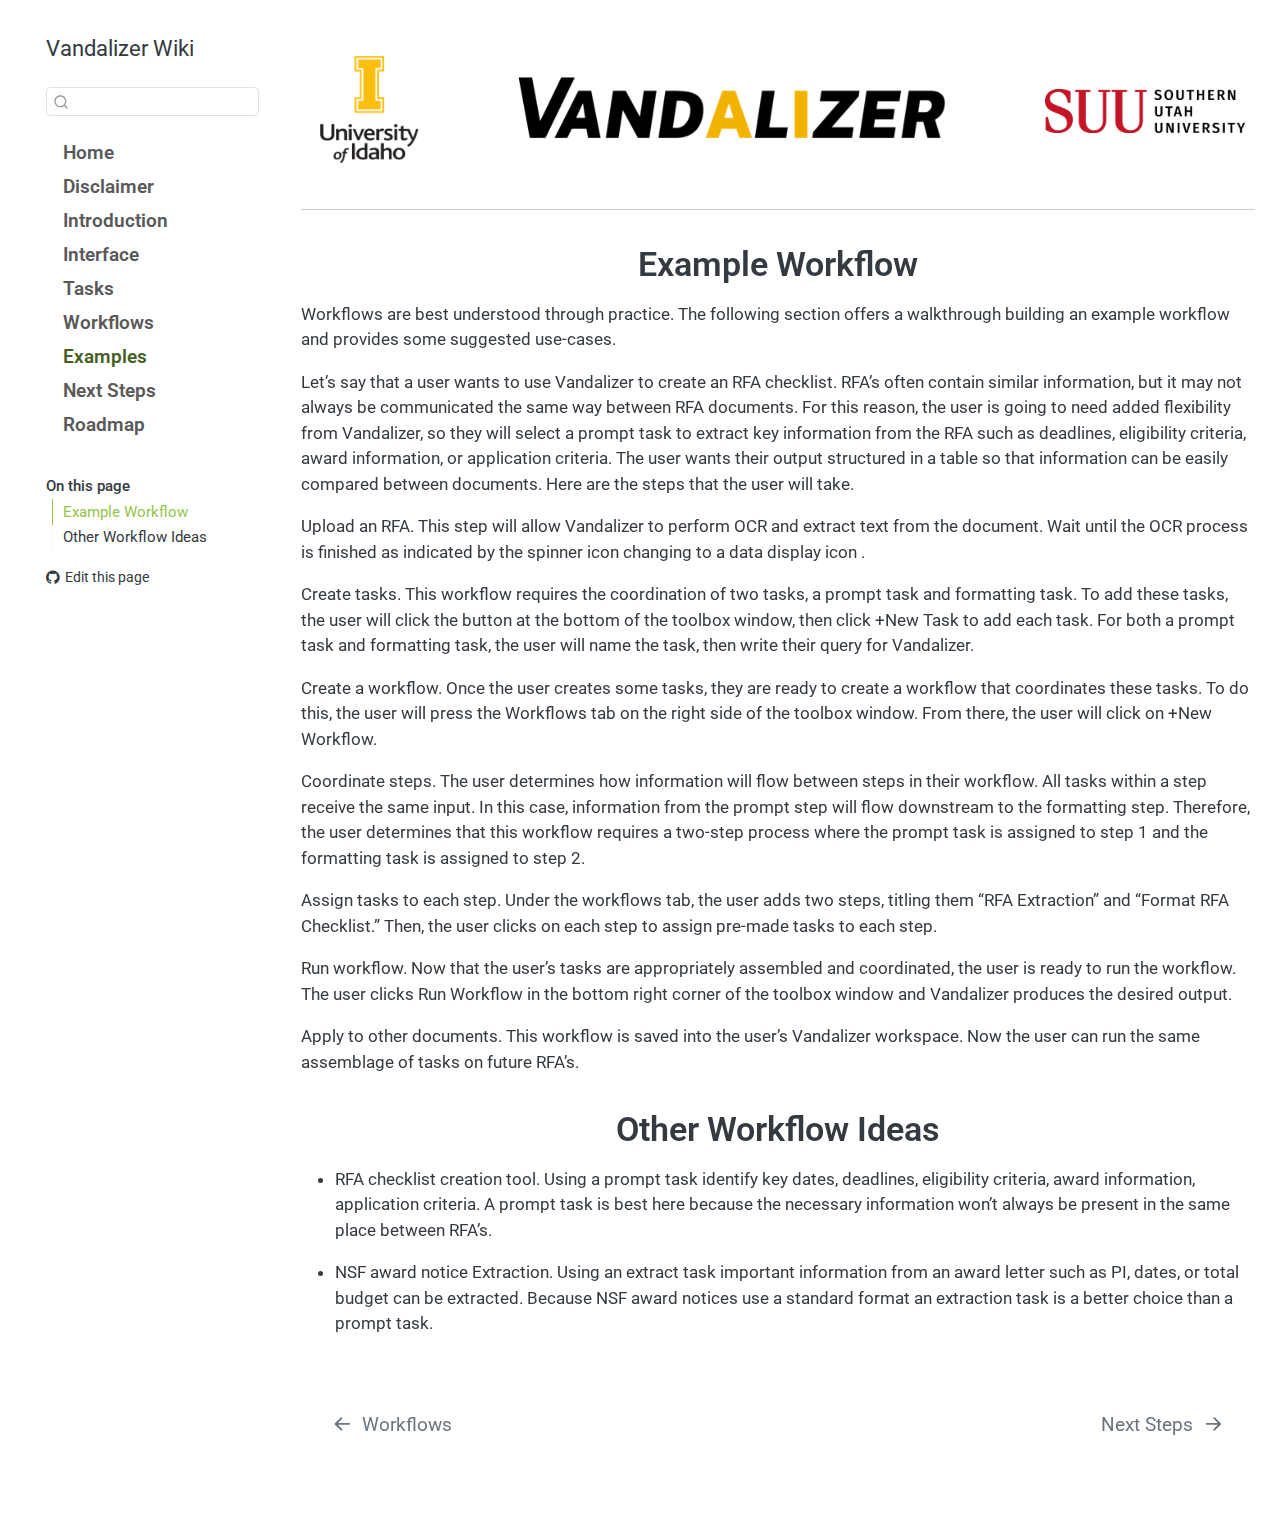
<file: docs/example.html>
<!DOCTYPE html>
<html xmlns="http://www.w3.org/1999/xhtml" lang="en" xml:lang="en"><head>

<meta charset="utf-8">
<meta name="generator" content="quarto-1.7.31">

<meta name="viewport" content="width=device-width, initial-scale=1.0, user-scalable=yes">


<title>example – Vandalizer Wiki</title>
<style>
code{white-space: pre-wrap;}
span.smallcaps{font-variant: small-caps;}
div.columns{display: flex; gap: min(4vw, 1.5em);}
div.column{flex: auto; overflow-x: auto;}
div.hanging-indent{margin-left: 1.5em; text-indent: -1.5em;}
ul.task-list{list-style: none;}
ul.task-list li input[type="checkbox"] {
  width: 0.8em;
  margin: 0 0.8em 0.2em -1em; /* quarto-specific, see https://github.com/quarto-dev/quarto-cli/issues/4556 */ 
  vertical-align: middle;
}
</style>


<script src="site_libs/quarto-nav/quarto-nav.js"></script>
<script src="site_libs/quarto-nav/headroom.min.js"></script>
<script src="site_libs/clipboard/clipboard.min.js"></script>
<script src="site_libs/quarto-search/autocomplete.umd.js"></script>
<script src="site_libs/quarto-search/fuse.min.js"></script>
<script src="site_libs/quarto-search/quarto-search.js"></script>
<meta name="quarto:offset" content="./">
<link href="./next-steps.html" rel="next">
<link href="./workflows.html" rel="prev">
<script src="site_libs/quarto-html/quarto.js" type="module"></script>
<script src="site_libs/quarto-html/tabsets/tabsets.js" type="module"></script>
<script src="site_libs/quarto-html/popper.min.js"></script>
<script src="site_libs/quarto-html/tippy.umd.min.js"></script>
<script src="site_libs/quarto-html/anchor.min.js"></script>
<link href="site_libs/quarto-html/tippy.css" rel="stylesheet">
<link href="site_libs/quarto-html/quarto-syntax-highlighting-e1a5c8363afafaef2c763b6775fbf3ca.css" rel="stylesheet" id="quarto-text-highlighting-styles">
<script src="site_libs/bootstrap/bootstrap.min.js"></script>
<link href="site_libs/bootstrap/bootstrap-icons.css" rel="stylesheet">
<link href="site_libs/bootstrap/bootstrap-5bf7ca59d8cc7f7a8155307016a58e21.min.css" rel="stylesheet" append-hash="true" id="quarto-bootstrap" data-mode="light">
<script id="quarto-search-options" type="application/json">{
  "location": "sidebar",
  "copy-button": false,
  "collapse-after": 3,
  "panel-placement": "start",
  "type": "textbox",
  "limit": 50,
  "keyboard-shortcut": [
    "f",
    "/",
    "s"
  ],
  "show-item-context": false,
  "language": {
    "search-no-results-text": "No results",
    "search-matching-documents-text": "matching documents",
    "search-copy-link-title": "Copy link to search",
    "search-hide-matches-text": "Hide additional matches",
    "search-more-match-text": "more match in this document",
    "search-more-matches-text": "more matches in this document",
    "search-clear-button-title": "Clear",
    "search-text-placeholder": "",
    "search-detached-cancel-button-title": "Cancel",
    "search-submit-button-title": "Submit",
    "search-label": "Search"
  }
}</script>


<link rel="stylesheet" href="styles.css">
</head>

<body class="nav-sidebar floating quarto-light">

<div id="quarto-search-results"></div>
  <header id="quarto-header" class="headroom fixed-top">
  <nav class="quarto-secondary-nav">
    <div class="container-fluid d-flex">
      <button type="button" class="quarto-btn-toggle btn" data-bs-toggle="collapse" role="button" data-bs-target=".quarto-sidebar-collapse-item" aria-controls="quarto-sidebar" aria-expanded="false" aria-label="Toggle sidebar navigation" onclick="if (window.quartoToggleHeadroom) { window.quartoToggleHeadroom(); }">
        <i class="bi bi-layout-text-sidebar-reverse"></i>
      </button>
        <nav class="quarto-page-breadcrumbs" aria-label="breadcrumb"><ol class="breadcrumb"><li class="breadcrumb-item"><a href="./example.html">Examples</a></li></ol></nav>
        <a class="flex-grow-1" role="navigation" data-bs-toggle="collapse" data-bs-target=".quarto-sidebar-collapse-item" aria-controls="quarto-sidebar" aria-expanded="false" aria-label="Toggle sidebar navigation" onclick="if (window.quartoToggleHeadroom) { window.quartoToggleHeadroom(); }">      
        </a>
      <button type="button" class="btn quarto-search-button" aria-label="Search" onclick="window.quartoOpenSearch();">
        <i class="bi bi-search"></i>
      </button>
    </div>
  </nav>
</header>
<!-- content -->
<div id="quarto-content" class="quarto-container page-columns page-rows-contents page-layout-full">
<!-- sidebar -->
  <nav id="quarto-sidebar" class="sidebar collapse collapse-horizontal quarto-sidebar-collapse-item sidebar-navigation floating overflow-auto">
    <div class="pt-lg-2 mt-2 text-left sidebar-header">
    <div class="sidebar-title mb-0 py-0">
      <a href="./">Vandalizer Wiki</a> 
    </div>
      </div>
        <div class="mt-2 flex-shrink-0 align-items-center">
        <div class="sidebar-search">
        <div id="quarto-search" class="" title="Search"></div>
        </div>
        </div>
    <div class="sidebar-menu-container"> 
    <ul class="list-unstyled mt-1">
        <li class="sidebar-item">
  <div class="sidebar-item-container"> 
  <a href="./index.html" class="sidebar-item-text sidebar-link">
 <span class="menu-text">Home</span></a>
  </div>
</li>
        <li class="sidebar-item">
  <div class="sidebar-item-container"> 
  <a href="./disclaimer.html" class="sidebar-item-text sidebar-link">
 <span class="menu-text">Disclaimer</span></a>
  </div>
</li>
        <li class="sidebar-item">
  <div class="sidebar-item-container"> 
  <a href="./introduction.html" class="sidebar-item-text sidebar-link">
 <span class="menu-text">Introduction</span></a>
  </div>
</li>
        <li class="sidebar-item">
  <div class="sidebar-item-container"> 
  <a href="./interface.html" class="sidebar-item-text sidebar-link">
 <span class="menu-text">Interface</span></a>
  </div>
</li>
        <li class="sidebar-item">
  <div class="sidebar-item-container"> 
  <a href="./tasks.html" class="sidebar-item-text sidebar-link">
 <span class="menu-text">Tasks</span></a>
  </div>
</li>
        <li class="sidebar-item">
  <div class="sidebar-item-container"> 
  <a href="./workflows.html" class="sidebar-item-text sidebar-link">
 <span class="menu-text">Workflows</span></a>
  </div>
</li>
        <li class="sidebar-item">
  <div class="sidebar-item-container"> 
  <a href="./example.html" class="sidebar-item-text sidebar-link active">
 <span class="menu-text">Examples</span></a>
  </div>
</li>
        <li class="sidebar-item">
  <div class="sidebar-item-container"> 
  <a href="./next-steps.html" class="sidebar-item-text sidebar-link">
 <span class="menu-text">Next Steps</span></a>
  </div>
</li>
        <li class="sidebar-item">
  <div class="sidebar-item-container"> 
  <a href="./roadmap.html" class="sidebar-item-text sidebar-link">
 <span class="menu-text">Roadmap</span></a>
  </div>
</li>
    </ul>
    </div>
    <nav id="TOC" role="doc-toc" class="toc-active">
    <h2 id="toc-title">On this page</h2>
   
  <ul>
  <li><a href="#example-workflow" id="toc-example-workflow" class="nav-link active" data-scroll-target="#example-workflow">Example Workflow</a></li>
  <li><a href="#other-workflow-ideas" id="toc-other-workflow-ideas" class="nav-link" data-scroll-target="#other-workflow-ideas">Other Workflow Ideas</a></li>
  </ul>
<div class="toc-actions"><ul><li><a href="https://github.com/nate-layman/vandalizer-manual/edit/main/example.qmd" class="toc-action"><i class="bi bi-github"></i>Edit this page</a></li></ul></div></nav>
</nav>
<div id="quarto-sidebar-glass" class="quarto-sidebar-collapse-item" data-bs-toggle="collapse" data-bs-target=".quarto-sidebar-collapse-item"></div>
<!-- margin-sidebar -->
    <div id="quarto-margin-sidebar" class="sidebar margin-sidebar zindex-bottom">
    </div>
<!-- main -->
<main class="content column-page-right" id="quarto-document-content"><header id="title-block-header" class="quarto-title-block"></header>




<div class="header-logos">
<div class="grid">
<div class="g-col-2 d-flex justify-content-center align-items-center">
<p><img src="images/uidaho_logo.png" class="img-fluid" width="100"></p>
</div>
<div class="g-col-7 d-flex justify-content-center align-items-center">
<p><img src="images/vandalizer_logo.png" class="img-fluid" width="500"></p>
</div>
<div class="g-col-3 d-flex justify-content-center align-items-center">
<p><img src="images/suu_logo.png" class="img-fluid" width="200"></p>
</div>
</div>
</div>
<hr>
<section id="example-workflow" class="level1 text-center">
<h1>Example Workflow</h1>
</section>
<p>Workflows are best understood through practice. The following section offers a walkthrough building an example workflow and provides some suggested use-cases.</p>
<p>Let’s say that a user wants to use Vandalizer to create an RFA checklist. RFA’s often contain similar information, but it may not always be communicated the same way between RFA documents. For this reason, the user is going to need added flexibility from Vandalizer, so they will select a prompt task to extract key information from the RFA such as deadlines, eligibility criteria, award information, or application criteria. The user wants their output structured in a table so that information can be easily compared between documents. Here are the steps that the user will take.</p>
<p>Upload an RFA. This step will allow Vandalizer to perform OCR and extract text from the document. Wait until the OCR process is finished as indicated by the spinner icon changing to a data display icon .</p>
<p>Create tasks. This workflow requires the coordination of two tasks, a prompt task and formatting task. To add these tasks, the user will click the button at the bottom of the toolbox window, then click +New Task to add each task. For both a prompt task and formatting task, the user will name the task, then write their query for Vandalizer.</p>
<p>Create a workflow. Once the user creates some tasks, they are ready to create a workflow that coordinates these tasks. To do this, the user will press the Workflows tab on the right side of the toolbox window. From there, the user will click on +New Workflow.</p>
<p>Coordinate steps. The user determines how information will flow between steps in their workflow. All tasks within a step receive the same input. In this case, information from the prompt step will flow downstream to the formatting step. Therefore, the user determines that this workflow requires a two-step process where the prompt task is assigned to step 1 and the formatting task is assigned to step 2.</p>
<p>Assign tasks to each step. Under the workflows tab, the user adds two steps, titling them “RFA Extraction” and “Format RFA Checklist.” Then, the user clicks on each step to assign pre-made tasks to each step.</p>
<p>Run workflow. Now that the user’s tasks are appropriately assembled and coordinated, the user is ready to run the workflow. The user clicks Run Workflow in the bottom right corner of the toolbox window and Vandalizer produces the desired output.</p>
<p>Apply to other documents. This workflow is saved into the user’s Vandalizer workspace. Now the user can run the same assemblage of tasks on future RFA’s.</p>
<section id="other-workflow-ideas" class="level1 text-center">
<h1>Other Workflow Ideas</h1>
</section>
<ul>
<li><p>RFA checklist creation tool. Using a prompt task identify key dates, deadlines, eligibility criteria, award information, application criteria. A prompt task is best here because the necessary information won’t always be present in the same place between RFA’s.</p></li>
<li><p>NSF award notice Extraction. Using an extract task important information from an award letter such as PI, dates, or total budget can be extracted. Because NSF award notices use a standard format an extraction task is a better choice than a prompt task.</p></li>
</ul>



</main> <!-- /main -->
<script>
function toggleImage(img) {
if (img.classList.contains('enlarged')) {
// Restore to original position and size
 img.style.position = '';
 img.style.top = '';
 img.style.left = '';
 img.style.transform = '';
 img.style.zIndex = '';
 img.style.boxShadow = '';
 img.style.maxWidth = '';
 img.style.maxHeight = '';
 img.style.width = '';
 img.style.height = '';
 img.classList.remove('enlarged');
// Restore original width
if (img.dataset.originalWidth) {
 img.style.width = img.dataset.originalWidth;
 }
// Move back to original parent
if (img.dataset.originalParent) {
const originalParent = document.querySelector(`[data-original-id="${img.dataset.originalParent}"]`);
if (originalParent) {
 originalParent.appendChild(img);
 }
 }
// Clean up
delete img.dataset.originalParent;
delete img.dataset.originalWidth;
 } else {
// Store original width
 img.dataset.originalWidth = img.style.width || '';
// Store reference to original parent
const originalParent = img.parentElement;
 originalParent.setAttribute('data-original-id', Date.now());
 img.dataset.originalParent = originalParent.getAttribute('data-original-id');
// Enlarge and move to body level with viewport constraints
 img.style.position = 'fixed';
 img.style.top = '50%';
 img.style.left = '50%';
 img.style.transform = 'translate(-50%, -50%)';
 img.style.maxWidth = '90vw';
 img.style.maxHeight = '90vh';
 img.style.width = 'auto';
 img.style.height = 'auto';
 img.style.zIndex = '2147483647';
 img.style.boxShadow = '0 10px 30px rgba(0,0,0,0.5)';
 img.classList.add('enlarged');
 document.body.appendChild(img);
 }
}

// === ROADMAP FUNCTIONALITY ===
// Only load Plotly on roadmap page to avoid conflicts
if (document.getElementById('roadmap-summary')) {
  // Load Plotly.js dynamically
  const script = document.createElement('script');
  script.src = 'https://cdn.plot.ly/plotly-3.0.1.min.js';
  script.onload = function() {
    console.log('Plotly 3.0.1 loaded successfully');
    initializeRoadmap();
  };
  script.onerror = function() {
    console.error('Failed to load Plotly');
    document.getElementById('roadmap-summary').innerHTML = '<p>Failed to load charting library</p>';
  };
  document.head.appendChild(script);
}

function initializeRoadmap() {
  console.log('Initializing roadmap...');
  
  // Function to create summary statistics
  function createSummary(issues) {
    const totalIssues = issues.length;
    const uniqueLabels = new Set();
    let totalLabels = 0;
    
    issues.forEach(issue => {
      const labels = issue.labels || [];
      labels.forEach(label => {
        uniqueLabels.add(label);
        totalLabels++;
      });
    });
    
    const avgLabelsPerIssue = totalIssues > 0 ? (totalLabels / totalIssues).toFixed(1) : 0;
    
    return {
      totalIssues,
      uniqueLabels: uniqueLabels.size,
      avgLabelsPerIssue
    };
  }

  // Function to count issues by creation date
  function countIssuesByDate(issues) {
    const dateCounts = {};
    
    issues.forEach(issue => {
      const date = new Date(issue.created_at).toISOString().split('T')[0]; // YYYY-MM-DD
      dateCounts[date] = (dateCounts[date] || 0) + 1;
    });
    
    // Sort dates
    const sortedDates = Object.keys(dateCounts).sort();
    const counts = sortedDates.map(date => dateCounts[date]);
    
    return { dates: sortedDates, counts };
  }

  // Function to create timeline chart
  function createTimelineChart(dateData) {
    if (dateData.dates.length === 0) {
      document.getElementById('roadmap-timeline-chart').innerHTML = '<p>No date data available</p>';
      return;
    }
    
    console.log('Creating timeline chart with', dateData.dates.length, 'data points');
    
    const data = [{
      type: 'scatter',
      mode: 'lines+markers',
      x: dateData.dates,
      y: dateData.counts,
      marker: {
        color: '#4ECDC4',
        size: 6
      },
      line: {
        color: '#4ECDC4',
        width: 2
      },
      hovertemplate: '<b>%{x}</b><br>' +
                     'Issues created: %{y}<br>' +
                     '<extra></extra>'
    }];
    
    const layout = {
      title: 'Issues Created Over Time',
      xaxis: { 
        title: 'Date',
        type: 'date'
      },
      yaxis: { 
        title: 'Number of Issues Created'
      },
      margin: { t: 60, b: 80, l: 60, r: 40 }
    };
    
    const config = { displayModeBar: false };
    
    Plotly.newPlot('roadmap-timeline-chart', data, layout, config);
  }

  // Function to count label frequency
  function countLabels(issues) {
    const labelCounts = {};
    
    issues.forEach(issue => {
      const labels = issue.labels || [];
      labels.forEach(label => {
        labelCounts[label] = (labelCounts[label] || 0) + 1;
      });
    });
    
    return labelCounts;
  }

  // Function to create pie chart
  function createPieChart(labelCounts) {
    const labels = Object.keys(labelCounts);
    const counts = Object.values(labelCounts);
    
    if (labels.length === 0) {
      document.getElementById('roadmap-pie-chart').innerHTML = '<p>No labels found</p>';
      return;
    }
    
    console.log('Creating pie chart with', labels.length, 'labels');
    
    const data = [{
      type: 'pie',
      labels: labels,
      values: counts,
      hovertemplate: '<b>%{label}</b><br>' +
                     'Issues: %{value}<br>' +
                     'Percentage: %{percent}<br>' +
                     '<extra></extra>'
    }];
    
    const layout = {
      title: 'Issue Distribution by Label',
      margin: { t: 60, b: 40, l: 40, r: 40 }
    };
    
    const config = { displayModeBar: false };
    
    Plotly.newPlot('roadmap-pie-chart', data, layout, config);
  }

  // Function to create bar chart
  function createBarChart(labelCounts) {
    const labels = Object.keys(labelCounts);
    const counts = Object.values(labelCounts);
    
    if (labels.length === 0) {
      document.getElementById('roadmap-bar-chart').innerHTML = '<p>No labels found</p>';
      return;
    }
    
    console.log('Creating bar chart with', labels.length, 'labels');
    
    const data = [{
      type: 'bar',
      x: labels,
      y: counts,
      marker: {
        color: '#4ECDC4'
      }
    }];
    
    const layout = {
      title: 'Issue Count by Label',
      xaxis: { title: 'Labels' },
      yaxis: { title: 'Number of Issues' },
      margin: { t: 60, b: 100, l: 60, r: 40 }
    };
    
    const config = { displayModeBar: false };
    
    Plotly.newPlot('roadmap-bar-chart', data, layout, config);
  }

  // Load and process data
  async function loadRoadmapData() {
    console.log('Attempting to load roadmap data...');
    console.log('Current URL:', window.location.href);
    console.log('Current pathname:', window.location.pathname);
    
    // Show loading state
    document.getElementById('roadmap-summary').innerHTML = '<p>Loading issue data...</p>';
    document.getElementById('roadmap-timeline-chart').innerHTML = '<p>Loading timeline chart...</p>';
    document.getElementById('roadmap-pie-chart').innerHTML = '<p>Loading pie chart...</p>';
    document.getElementById('roadmap-bar-chart').innerHTML = '<p>Loading bar chart...</p>';
    
    // Try multiple possible paths for the issues.json file
    const possiblePaths = [
      'issues.json',           // Site root
      './issues.json',         // Relative to current page
      '../issues.json',        // Parent directory
      '/issues.json',          // Absolute site root
      'data/issues.json',      // In a data folder
      '_site/issues.json'      // In _site folder
    ];
    
    let issues = null;
    let successfulPath = null;
    
    for (const path of possiblePaths) {
      try {
        console.log(`Trying to fetch from: ${path}`);
        const response = await fetch(path);
        
        if (response.ok) {
          console.log(`✓ Successfully fetched from: ${path}`);
          console.log('Response headers:', response.headers.get('content-type'));
          
          const text = await response.text();
          console.log('Response content length:', text.length);
          console.log('First 200 characters:', text.substring(0, 200));
          
          try {
            issues = JSON.parse(text);
            successfulPath = path;
            break;
          } catch (jsonError) {
            console.log(`✗ JSON parsing failed for ${path}:`, jsonError.message);
            console.log('Full content:', text);
            continue;
          }
        } else {
          console.log(`✗ Failed to fetch from ${path}: ${response.status} - ${response.statusText}`);
        }
      } catch (error) {
        console.log(`✗ Error fetching from ${path}:`, error.message);
      }
    }
    
    if (!issues) {
      throw new Error('Could not find issues.json file in any of the expected locations');
    }
    
    console.log(`Successfully loaded ${issues.length} issues from: ${successfulPath}`);
      
      if (issues.length === 0) {
        const noDataMessage = '<p>No issues data available (file loaded but empty)</p>';
        document.getElementById('roadmap-summary').innerHTML = noDataMessage;
        document.getElementById('roadmap-timeline-chart').innerHTML = noDataMessage;
        document.getElementById('roadmap-pie-chart').innerHTML = noDataMessage;
        document.getElementById('roadmap-bar-chart').innerHTML = noDataMessage;
        return;
      }
      
      console.log('Processing data and creating visualizations...');
      
      // Create summary
      const summary = createSummary(issues);
      document.getElementById('roadmap-summary').innerHTML = `
        <div style="display: grid; grid-template-columns: repeat(auto-fit, minmax(200px, 1fr)); gap: 20px; margin-bottom: 20px;">
          <div style="text-align: center; padding: 15px; background: #f8f9fa; border-radius: 8px;">
            <h3 style="margin: 0; color: #4ECDC4;">${summary.totalIssues}</h3>
            <p style="margin: 5px 0 0 0;">Open Issues</p>
          </div>
          <div style="text-align: center; padding: 15px; background: #f8f9fa; border-radius: 8px;">
            <h3 style="margin: 0; color: #4ECDC4;">${summary.uniqueLabels}</h3>
            <p style="margin: 5px 0 0 0;">Unique Labels</p>
          </div>
          <div style="text-align: center; padding: 15px; background: #f8f9fa; border-radius: 8px;">
            <h3 style="margin: 0; color: #4ECDC4;">${summary.avgLabelsPerIssue}</h3>
            <p style="margin: 5px 0 0 0;">Avg Labels per Issue</p>
          </div>
        </div>
      `;
      
      // Create timeline chart
      const dateData = countIssuesByDate(issues);
      createTimelineChart(dateData);
      
      // Create label charts
      const labelCounts = countLabels(issues);
      createPieChart(labelCounts);
      createBarChart(labelCounts);
      
      console.log('Roadmap visualization complete!');
      
    } catch (error) {
      console.error('Error loading issues data:', error);
      const errorMessage = `<p>Error loading issue data: ${error.message}</p>`;
      document.getElementById('roadmap-summary').innerHTML = errorMessage;
      document.getElementById('roadmap-timeline-chart').innerHTML = '<p>Could not load chart - see console for details</p>';
      document.getElementById('roadmap-pie-chart').innerHTML = '<p>Could not load chart - see console for details</p>';
      document.getElementById('roadmap-bar-chart').innerHTML = '<p>Could not load chart - see console for details</p>';
    }
  }

  // Load roadmap data
  loadRoadmapData();
}
</script>
<script id="quarto-html-after-body" type="application/javascript">
  window.document.addEventListener("DOMContentLoaded", function (event) {
    const icon = "";
    const anchorJS = new window.AnchorJS();
    anchorJS.options = {
      placement: 'right',
      icon: icon
    };
    anchorJS.add('.anchored');
    const isCodeAnnotation = (el) => {
      for (const clz of el.classList) {
        if (clz.startsWith('code-annotation-')) {                     
          return true;
        }
      }
      return false;
    }
    const onCopySuccess = function(e) {
      // button target
      const button = e.trigger;
      // don't keep focus
      button.blur();
      // flash "checked"
      button.classList.add('code-copy-button-checked');
      var currentTitle = button.getAttribute("title");
      button.setAttribute("title", "Copied!");
      let tooltip;
      if (window.bootstrap) {
        button.setAttribute("data-bs-toggle", "tooltip");
        button.setAttribute("data-bs-placement", "left");
        button.setAttribute("data-bs-title", "Copied!");
        tooltip = new bootstrap.Tooltip(button, 
          { trigger: "manual", 
            customClass: "code-copy-button-tooltip",
            offset: [0, -8]});
        tooltip.show();    
      }
      setTimeout(function() {
        if (tooltip) {
          tooltip.hide();
          button.removeAttribute("data-bs-title");
          button.removeAttribute("data-bs-toggle");
          button.removeAttribute("data-bs-placement");
        }
        button.setAttribute("title", currentTitle);
        button.classList.remove('code-copy-button-checked');
      }, 1000);
      // clear code selection
      e.clearSelection();
    }
    const getTextToCopy = function(trigger) {
        const codeEl = trigger.previousElementSibling.cloneNode(true);
        for (const childEl of codeEl.children) {
          if (isCodeAnnotation(childEl)) {
            childEl.remove();
          }
        }
        return codeEl.innerText;
    }
    const clipboard = new window.ClipboardJS('.code-copy-button:not([data-in-quarto-modal])', {
      text: getTextToCopy
    });
    clipboard.on('success', onCopySuccess);
    if (window.document.getElementById('quarto-embedded-source-code-modal')) {
      const clipboardModal = new window.ClipboardJS('.code-copy-button[data-in-quarto-modal]', {
        text: getTextToCopy,
        container: window.document.getElementById('quarto-embedded-source-code-modal')
      });
      clipboardModal.on('success', onCopySuccess);
    }
      var localhostRegex = new RegExp(/^(?:http|https):\/\/localhost\:?[0-9]*\//);
      var mailtoRegex = new RegExp(/^mailto:/);
        var filterRegex = new RegExp('/' + window.location.host + '/');
      var isInternal = (href) => {
          return filterRegex.test(href) || localhostRegex.test(href) || mailtoRegex.test(href);
      }
      // Inspect non-navigation links and adorn them if external
     var links = window.document.querySelectorAll('a[href]:not(.nav-link):not(.navbar-brand):not(.toc-action):not(.sidebar-link):not(.sidebar-item-toggle):not(.pagination-link):not(.no-external):not([aria-hidden]):not(.dropdown-item):not(.quarto-navigation-tool):not(.about-link)');
      for (var i=0; i<links.length; i++) {
        const link = links[i];
        if (!isInternal(link.href)) {
          // undo the damage that might have been done by quarto-nav.js in the case of
          // links that we want to consider external
          if (link.dataset.originalHref !== undefined) {
            link.href = link.dataset.originalHref;
          }
        }
      }
    function tippyHover(el, contentFn, onTriggerFn, onUntriggerFn) {
      const config = {
        allowHTML: true,
        maxWidth: 500,
        delay: 100,
        arrow: false,
        appendTo: function(el) {
            return el.parentElement;
        },
        interactive: true,
        interactiveBorder: 10,
        theme: 'quarto',
        placement: 'bottom-start',
      };
      if (contentFn) {
        config.content = contentFn;
      }
      if (onTriggerFn) {
        config.onTrigger = onTriggerFn;
      }
      if (onUntriggerFn) {
        config.onUntrigger = onUntriggerFn;
      }
      window.tippy(el, config); 
    }
    const noterefs = window.document.querySelectorAll('a[role="doc-noteref"]');
    for (var i=0; i<noterefs.length; i++) {
      const ref = noterefs[i];
      tippyHover(ref, function() {
        // use id or data attribute instead here
        let href = ref.getAttribute('data-footnote-href') || ref.getAttribute('href');
        try { href = new URL(href).hash; } catch {}
        const id = href.replace(/^#\/?/, "");
        const note = window.document.getElementById(id);
        if (note) {
          return note.innerHTML;
        } else {
          return "";
        }
      });
    }
    const xrefs = window.document.querySelectorAll('a.quarto-xref');
    const processXRef = (id, note) => {
      // Strip column container classes
      const stripColumnClz = (el) => {
        el.classList.remove("page-full", "page-columns");
        if (el.children) {
          for (const child of el.children) {
            stripColumnClz(child);
          }
        }
      }
      stripColumnClz(note)
      if (id === null || id.startsWith('sec-')) {
        // Special case sections, only their first couple elements
        const container = document.createElement("div");
        if (note.children && note.children.length > 2) {
          container.appendChild(note.children[0].cloneNode(true));
          for (let i = 1; i < note.children.length; i++) {
            const child = note.children[i];
            if (child.tagName === "P" && child.innerText === "") {
              continue;
            } else {
              container.appendChild(child.cloneNode(true));
              break;
            }
          }
          if (window.Quarto?.typesetMath) {
            window.Quarto.typesetMath(container);
          }
          return container.innerHTML
        } else {
          if (window.Quarto?.typesetMath) {
            window.Quarto.typesetMath(note);
          }
          return note.innerHTML;
        }
      } else {
        // Remove any anchor links if they are present
        const anchorLink = note.querySelector('a.anchorjs-link');
        if (anchorLink) {
          anchorLink.remove();
        }
        if (window.Quarto?.typesetMath) {
          window.Quarto.typesetMath(note);
        }
        if (note.classList.contains("callout")) {
          return note.outerHTML;
        } else {
          return note.innerHTML;
        }
      }
    }
    for (var i=0; i<xrefs.length; i++) {
      const xref = xrefs[i];
      tippyHover(xref, undefined, function(instance) {
        instance.disable();
        let url = xref.getAttribute('href');
        let hash = undefined; 
        if (url.startsWith('#')) {
          hash = url;
        } else {
          try { hash = new URL(url).hash; } catch {}
        }
        if (hash) {
          const id = hash.replace(/^#\/?/, "");
          const note = window.document.getElementById(id);
          if (note !== null) {
            try {
              const html = processXRef(id, note.cloneNode(true));
              instance.setContent(html);
            } finally {
              instance.enable();
              instance.show();
            }
          } else {
            // See if we can fetch this
            fetch(url.split('#')[0])
            .then(res => res.text())
            .then(html => {
              const parser = new DOMParser();
              const htmlDoc = parser.parseFromString(html, "text/html");
              const note = htmlDoc.getElementById(id);
              if (note !== null) {
                const html = processXRef(id, note);
                instance.setContent(html);
              } 
            }).finally(() => {
              instance.enable();
              instance.show();
            });
          }
        } else {
          // See if we can fetch a full url (with no hash to target)
          // This is a special case and we should probably do some content thinning / targeting
          fetch(url)
          .then(res => res.text())
          .then(html => {
            const parser = new DOMParser();
            const htmlDoc = parser.parseFromString(html, "text/html");
            const note = htmlDoc.querySelector('main.content');
            if (note !== null) {
              // This should only happen for chapter cross references
              // (since there is no id in the URL)
              // remove the first header
              if (note.children.length > 0 && note.children[0].tagName === "HEADER") {
                note.children[0].remove();
              }
              const html = processXRef(null, note);
              instance.setContent(html);
            } 
          }).finally(() => {
            instance.enable();
            instance.show();
          });
        }
      }, function(instance) {
      });
    }
        let selectedAnnoteEl;
        const selectorForAnnotation = ( cell, annotation) => {
          let cellAttr = 'data-code-cell="' + cell + '"';
          let lineAttr = 'data-code-annotation="' +  annotation + '"';
          const selector = 'span[' + cellAttr + '][' + lineAttr + ']';
          return selector;
        }
        const selectCodeLines = (annoteEl) => {
          const doc = window.document;
          const targetCell = annoteEl.getAttribute("data-target-cell");
          const targetAnnotation = annoteEl.getAttribute("data-target-annotation");
          const annoteSpan = window.document.querySelector(selectorForAnnotation(targetCell, targetAnnotation));
          const lines = annoteSpan.getAttribute("data-code-lines").split(",");
          const lineIds = lines.map((line) => {
            return targetCell + "-" + line;
          })
          let top = null;
          let height = null;
          let parent = null;
          if (lineIds.length > 0) {
              //compute the position of the single el (top and bottom and make a div)
              const el = window.document.getElementById(lineIds[0]);
              top = el.offsetTop;
              height = el.offsetHeight;
              parent = el.parentElement.parentElement;
            if (lineIds.length > 1) {
              const lastEl = window.document.getElementById(lineIds[lineIds.length - 1]);
              const bottom = lastEl.offsetTop + lastEl.offsetHeight;
              height = bottom - top;
            }
            if (top !== null && height !== null && parent !== null) {
              // cook up a div (if necessary) and position it 
              let div = window.document.getElementById("code-annotation-line-highlight");
              if (div === null) {
                div = window.document.createElement("div");
                div.setAttribute("id", "code-annotation-line-highlight");
                div.style.position = 'absolute';
                parent.appendChild(div);
              }
              div.style.top = top - 2 + "px";
              div.style.height = height + 4 + "px";
              div.style.left = 0;
              let gutterDiv = window.document.getElementById("code-annotation-line-highlight-gutter");
              if (gutterDiv === null) {
                gutterDiv = window.document.createElement("div");
                gutterDiv.setAttribute("id", "code-annotation-line-highlight-gutter");
                gutterDiv.style.position = 'absolute';
                const codeCell = window.document.getElementById(targetCell);
                const gutter = codeCell.querySelector('.code-annotation-gutter');
                gutter.appendChild(gutterDiv);
              }
              gutterDiv.style.top = top - 2 + "px";
              gutterDiv.style.height = height + 4 + "px";
            }
            selectedAnnoteEl = annoteEl;
          }
        };
        const unselectCodeLines = () => {
          const elementsIds = ["code-annotation-line-highlight", "code-annotation-line-highlight-gutter"];
          elementsIds.forEach((elId) => {
            const div = window.document.getElementById(elId);
            if (div) {
              div.remove();
            }
          });
          selectedAnnoteEl = undefined;
        };
          // Handle positioning of the toggle
      window.addEventListener(
        "resize",
        throttle(() => {
          elRect = undefined;
          if (selectedAnnoteEl) {
            selectCodeLines(selectedAnnoteEl);
          }
        }, 10)
      );
      function throttle(fn, ms) {
      let throttle = false;
      let timer;
        return (...args) => {
          if(!throttle) { // first call gets through
              fn.apply(this, args);
              throttle = true;
          } else { // all the others get throttled
              if(timer) clearTimeout(timer); // cancel #2
              timer = setTimeout(() => {
                fn.apply(this, args);
                timer = throttle = false;
              }, ms);
          }
        };
      }
        // Attach click handler to the DT
        const annoteDls = window.document.querySelectorAll('dt[data-target-cell]');
        for (const annoteDlNode of annoteDls) {
          annoteDlNode.addEventListener('click', (event) => {
            const clickedEl = event.target;
            if (clickedEl !== selectedAnnoteEl) {
              unselectCodeLines();
              const activeEl = window.document.querySelector('dt[data-target-cell].code-annotation-active');
              if (activeEl) {
                activeEl.classList.remove('code-annotation-active');
              }
              selectCodeLines(clickedEl);
              clickedEl.classList.add('code-annotation-active');
            } else {
              // Unselect the line
              unselectCodeLines();
              clickedEl.classList.remove('code-annotation-active');
            }
          });
        }
    const findCites = (el) => {
      const parentEl = el.parentElement;
      if (parentEl) {
        const cites = parentEl.dataset.cites;
        if (cites) {
          return {
            el,
            cites: cites.split(' ')
          };
        } else {
          return findCites(el.parentElement)
        }
      } else {
        return undefined;
      }
    };
    var bibliorefs = window.document.querySelectorAll('a[role="doc-biblioref"]');
    for (var i=0; i<bibliorefs.length; i++) {
      const ref = bibliorefs[i];
      const citeInfo = findCites(ref);
      if (citeInfo) {
        tippyHover(citeInfo.el, function() {
          var popup = window.document.createElement('div');
          citeInfo.cites.forEach(function(cite) {
            var citeDiv = window.document.createElement('div');
            citeDiv.classList.add('hanging-indent');
            citeDiv.classList.add('csl-entry');
            var biblioDiv = window.document.getElementById('ref-' + cite);
            if (biblioDiv) {
              citeDiv.innerHTML = biblioDiv.innerHTML;
            }
            popup.appendChild(citeDiv);
          });
          return popup.innerHTML;
        });
      }
    }
  });
  </script>
<nav class="page-navigation column-page-right">
  <div class="nav-page nav-page-previous">
      <a href="./workflows.html" class="pagination-link" aria-label="Workflows">
        <i class="bi bi-arrow-left-short"></i> <span class="nav-page-text">Workflows</span>
      </a>          
  </div>
  <div class="nav-page nav-page-next">
      <a href="./next-steps.html" class="pagination-link" aria-label="Next Steps">
        <span class="nav-page-text">Next Steps</span> <i class="bi bi-arrow-right-short"></i>
      </a>
  </div>
</nav>
</div> <!-- /content -->




<footer class="footer"><div class="nav-footer"><div class="nav-footer-center"><div class="toc-actions d-sm-block d-md-none"><ul><li><a href="https://github.com/nate-layman/vandalizer-manual/edit/main/example.qmd" class="toc-action"><i class="bi bi-github"></i>Edit this page</a></li></ul></div></div></div></footer></body></html>
</file>
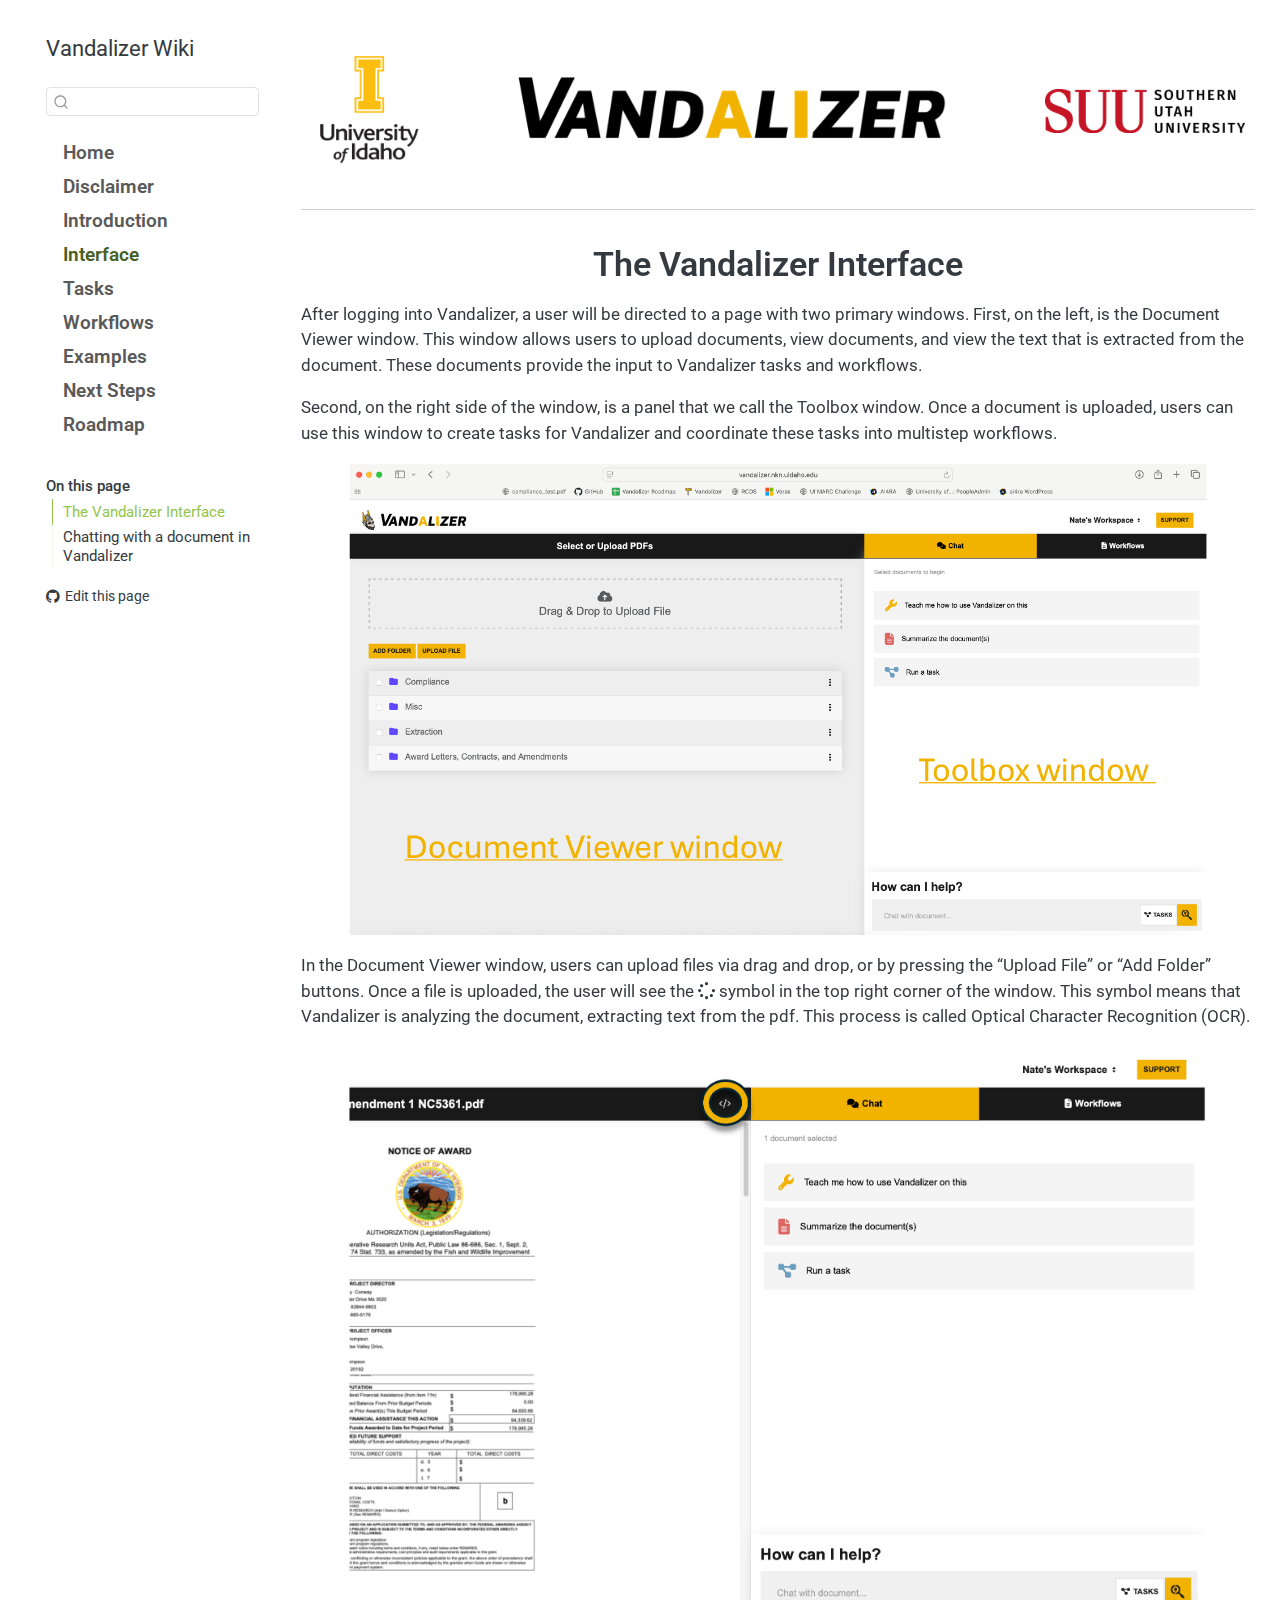
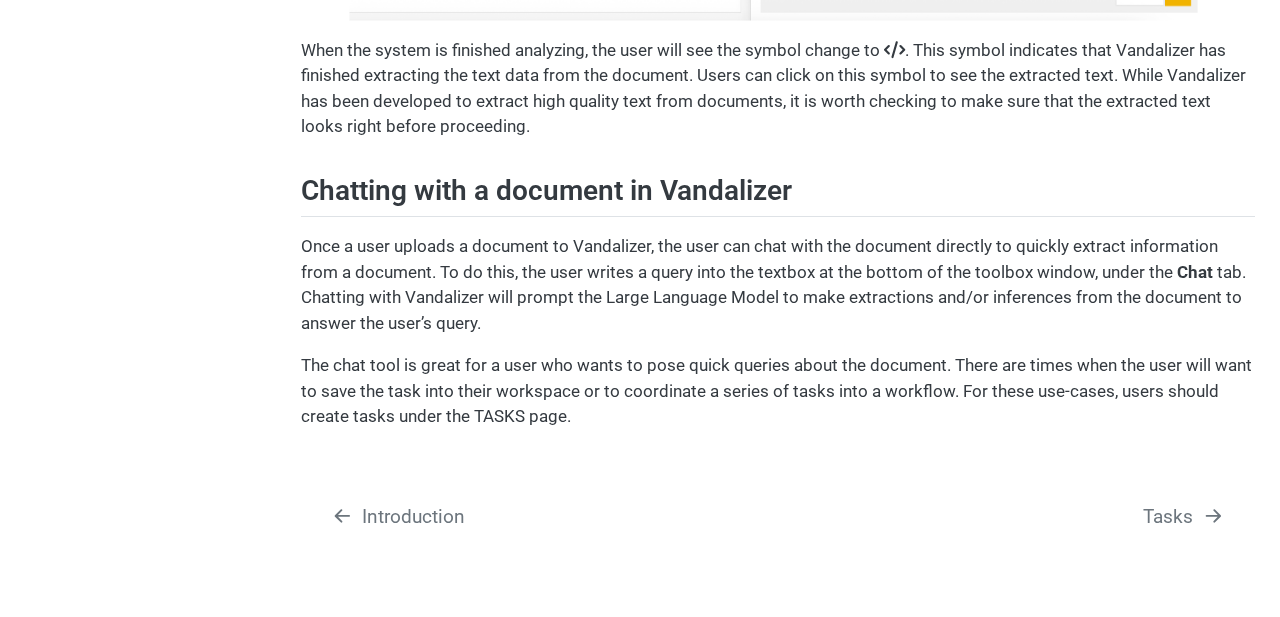
<file: docs/interface.html>
<!DOCTYPE html>
<html xmlns="http://www.w3.org/1999/xhtml" lang="en" xml:lang="en"><head>

<meta charset="utf-8">
<meta name="generator" content="quarto-1.7.32">

<meta name="viewport" content="width=device-width, initial-scale=1.0, user-scalable=yes">


<title>interface – Vandalizer Wiki</title>
<style>
code{white-space: pre-wrap;}
span.smallcaps{font-variant: small-caps;}
div.columns{display: flex; gap: min(4vw, 1.5em);}
div.column{flex: auto; overflow-x: auto;}
div.hanging-indent{margin-left: 1.5em; text-indent: -1.5em;}
ul.task-list{list-style: none;}
ul.task-list li input[type="checkbox"] {
  width: 0.8em;
  margin: 0 0.8em 0.2em -1em; /* quarto-specific, see https://github.com/quarto-dev/quarto-cli/issues/4556 */ 
  vertical-align: middle;
}
</style>


<script src="site_libs/quarto-nav/quarto-nav.js"></script>
<script src="site_libs/quarto-nav/headroom.min.js"></script>
<script src="site_libs/clipboard/clipboard.min.js"></script>
<script src="site_libs/quarto-search/autocomplete.umd.js"></script>
<script src="site_libs/quarto-search/fuse.min.js"></script>
<script src="site_libs/quarto-search/quarto-search.js"></script>
<meta name="quarto:offset" content="./">
<link href="./tasks.html" rel="next">
<link href="./introduction.html" rel="prev">
<script src="site_libs/quarto-html/quarto.js" type="module"></script>
<script src="site_libs/quarto-html/tabsets/tabsets.js" type="module"></script>
<script src="site_libs/quarto-html/popper.min.js"></script>
<script src="site_libs/quarto-html/tippy.umd.min.js"></script>
<script src="site_libs/quarto-html/anchor.min.js"></script>
<link href="site_libs/quarto-html/tippy.css" rel="stylesheet">
<link href="site_libs/quarto-html/quarto-syntax-highlighting-37eea08aefeeee20ff55810ff984fec1.css" rel="stylesheet" id="quarto-text-highlighting-styles">
<script src="site_libs/bootstrap/bootstrap.min.js"></script>
<link href="site_libs/bootstrap/bootstrap-icons.css" rel="stylesheet">
<link href="site_libs/bootstrap/bootstrap-aa9238ba561dfc496d5ec7026d47e64d.min.css" rel="stylesheet" append-hash="true" id="quarto-bootstrap" data-mode="light">
<link href="site_libs/quarto-contrib/fontawesome6-1.2.0/all.min.css" rel="stylesheet">
<link href="site_libs/quarto-contrib/fontawesome6-1.2.0/latex-fontsize.css" rel="stylesheet">
<script id="quarto-search-options" type="application/json">{
  "location": "sidebar",
  "copy-button": false,
  "collapse-after": 3,
  "panel-placement": "start",
  "type": "textbox",
  "limit": 50,
  "keyboard-shortcut": [
    "f",
    "/",
    "s"
  ],
  "show-item-context": false,
  "language": {
    "search-no-results-text": "No results",
    "search-matching-documents-text": "matching documents",
    "search-copy-link-title": "Copy link to search",
    "search-hide-matches-text": "Hide additional matches",
    "search-more-match-text": "more match in this document",
    "search-more-matches-text": "more matches in this document",
    "search-clear-button-title": "Clear",
    "search-text-placeholder": "",
    "search-detached-cancel-button-title": "Cancel",
    "search-submit-button-title": "Submit",
    "search-label": "Search"
  }
}</script>


<link rel="stylesheet" href="styles.css">
</head>

<body class="nav-sidebar floating quarto-light">

<div id="quarto-search-results"></div>
  <header id="quarto-header" class="headroom fixed-top">
  <nav class="quarto-secondary-nav">
    <div class="container-fluid d-flex">
      <button type="button" class="quarto-btn-toggle btn" data-bs-toggle="collapse" role="button" data-bs-target=".quarto-sidebar-collapse-item" aria-controls="quarto-sidebar" aria-expanded="false" aria-label="Toggle sidebar navigation" onclick="if (window.quartoToggleHeadroom) { window.quartoToggleHeadroom(); }">
        <i class="bi bi-layout-text-sidebar-reverse"></i>
      </button>
        <nav class="quarto-page-breadcrumbs" aria-label="breadcrumb"><ol class="breadcrumb"><li class="breadcrumb-item"><a href="./interface.html">Interface</a></li></ol></nav>
        <a class="flex-grow-1" role="navigation" data-bs-toggle="collapse" data-bs-target=".quarto-sidebar-collapse-item" aria-controls="quarto-sidebar" aria-expanded="false" aria-label="Toggle sidebar navigation" onclick="if (window.quartoToggleHeadroom) { window.quartoToggleHeadroom(); }">      
        </a>
      <button type="button" class="btn quarto-search-button" aria-label="Search" onclick="window.quartoOpenSearch();">
        <i class="bi bi-search"></i>
      </button>
    </div>
  </nav>
</header>
<!-- content -->
<div id="quarto-content" class="quarto-container page-columns page-rows-contents page-layout-full">
<!-- sidebar -->
  <nav id="quarto-sidebar" class="sidebar collapse collapse-horizontal quarto-sidebar-collapse-item sidebar-navigation floating overflow-auto">
    <div class="pt-lg-2 mt-2 text-left sidebar-header">
    <div class="sidebar-title mb-0 py-0">
      <a href="./">Vandalizer Wiki</a> 
    </div>
      </div>
        <div class="mt-2 flex-shrink-0 align-items-center">
        <div class="sidebar-search">
        <div id="quarto-search" class="" title="Search"></div>
        </div>
        </div>
    <div class="sidebar-menu-container"> 
    <ul class="list-unstyled mt-1">
        <li class="sidebar-item">
  <div class="sidebar-item-container"> 
  <a href="./index.html" class="sidebar-item-text sidebar-link">
 <span class="menu-text">Home</span></a>
  </div>
</li>
        <li class="sidebar-item">
  <div class="sidebar-item-container"> 
  <a href="./disclaimer.html" class="sidebar-item-text sidebar-link">
 <span class="menu-text">Disclaimer</span></a>
  </div>
</li>
        <li class="sidebar-item">
  <div class="sidebar-item-container"> 
  <a href="./introduction.html" class="sidebar-item-text sidebar-link">
 <span class="menu-text">Introduction</span></a>
  </div>
</li>
        <li class="sidebar-item">
  <div class="sidebar-item-container"> 
  <a href="./interface.html" class="sidebar-item-text sidebar-link active">
 <span class="menu-text">Interface</span></a>
  </div>
</li>
        <li class="sidebar-item">
  <div class="sidebar-item-container"> 
  <a href="./tasks.html" class="sidebar-item-text sidebar-link">
 <span class="menu-text">Tasks</span></a>
  </div>
</li>
        <li class="sidebar-item">
  <div class="sidebar-item-container"> 
  <a href="./workflows.html" class="sidebar-item-text sidebar-link">
 <span class="menu-text">Workflows</span></a>
  </div>
</li>
        <li class="sidebar-item">
  <div class="sidebar-item-container"> 
  <a href="./example.html" class="sidebar-item-text sidebar-link">
 <span class="menu-text">Examples</span></a>
  </div>
</li>
        <li class="sidebar-item">
  <div class="sidebar-item-container"> 
  <a href="./next-steps.html" class="sidebar-item-text sidebar-link">
 <span class="menu-text">Next Steps</span></a>
  </div>
</li>
        <li class="sidebar-item">
  <div class="sidebar-item-container"> 
  <a href="./roadmap.html" class="sidebar-item-text sidebar-link">
 <span class="menu-text">Roadmap</span></a>
  </div>
</li>
    </ul>
    </div>
    <nav id="TOC" role="doc-toc" class="toc-active">
    <h2 id="toc-title">On this page</h2>
   
  <ul>
  <li><a href="#the-vandalizer-interface" id="toc-the-vandalizer-interface" class="nav-link active" data-scroll-target="#the-vandalizer-interface">The Vandalizer Interface</a></li>
  <li><a href="#chatting-with-a-document-in-vandalizer" id="toc-chatting-with-a-document-in-vandalizer" class="nav-link" data-scroll-target="#chatting-with-a-document-in-vandalizer">Chatting with a document in Vandalizer</a></li>
  </ul>
<div class="toc-actions"><ul><li><a href="https://github.com/nate-layman/vandalizer-manual/edit/main/interface.qmd" class="toc-action"><i class="bi bi-github"></i>Edit this page</a></li></ul></div></nav>
</nav>
<div id="quarto-sidebar-glass" class="quarto-sidebar-collapse-item" data-bs-toggle="collapse" data-bs-target=".quarto-sidebar-collapse-item"></div>
<!-- margin-sidebar -->
    <div id="quarto-margin-sidebar" class="sidebar margin-sidebar zindex-bottom">
    </div>
<!-- main -->
<main class="content column-page-right" id="quarto-document-content"><header id="title-block-header" class="quarto-title-block"></header>




<div class="header-logos">
<div class="grid">
<div class="g-col-2 d-flex justify-content-center align-items-center">
<p><img src="images/uidaho_logo.png" class="img-fluid" width="100"></p>
</div>
<div class="g-col-7 d-flex justify-content-center align-items-center">
<p><img src="images/vandalizer_logo.png" class="img-fluid" width="500"></p>
</div>
<div class="g-col-3 d-flex justify-content-center align-items-center">
<p><img src="images/suu_logo.png" class="img-fluid" width="200"></p>
</div>
</div>
</div>
<hr>
<section id="the-vandalizer-interface" class="level1 text-center">
<h1>The Vandalizer Interface</h1>
</section>
<p>After logging into Vandalizer, a user will be directed to a page with two primary windows. First, on the left, is the Document Viewer window. This window allows users to upload documents, view documents, and view the text that is extracted from the document. These documents provide the input to Vandalizer tasks and workflows.</p>
<p>Second, on the right side of the window, is a panel that we call the Toolbox window. Once a document is uploaded, users can use this window to create tasks for Vandalizer and coordinate these tasks into multistep workflows.</p>
<div class="text-center">
<p><img src="images/interface.png" class="popup-image img-fluid" style="width:90.0%" onclick="toggleImage(this)"></p>
</div>
<p>In the Document Viewer window, users can upload files via drag and drop, or by pressing the “Upload File” or “Add Folder” buttons. Once a file is uploaded, the user will see the <i class="fas fa-spinner fa-spin"></i> symbol in the top right corner of the window. This symbol means that Vandalizer is analyzing the document, extracting text from the pdf. This process is called Optical Character Recognition (OCR).</p>
<div class="text-center">
<p><img src="images/ocr.png" class="popup-image img-fluid" style="width:90.0%" onclick="toggleImage(this)"></p>
</div>
<p>When the system is finished analyzing, the user will see the symbol change to <i class="fa-solid fa-code" aria-label="code"></i>. This symbol indicates that Vandalizer has finished extracting the text data from the document. Users can click on this symbol to see the extracted text. While Vandalizer has been developed to extract high quality text from documents, it is worth checking to make sure that the extracted text looks right before proceeding.</p>
<section id="chatting-with-a-document-in-vandalizer" class="level2">
<h2 class="anchored" data-anchor-id="chatting-with-a-document-in-vandalizer">Chatting with a document in Vandalizer</h2>
<p>Once a user uploads a document to Vandalizer, the user can chat with the document directly to quickly extract information from a document. To do this, the user writes a query into the textbox at the bottom of the toolbox window, under the <strong>Chat</strong> tab. Chatting with Vandalizer will prompt the Large Language Model to make extractions and/or inferences from the document to answer the user’s query.</p>
<p>The chat tool is great for a user who wants to pose quick queries about the document. There are times when the user will want to save the task into their workspace or to coordinate a series of tasks into a workflow. For these use-cases, users should create tasks under the TASKS page.</p>


</section>

</main> <!-- /main -->
<script>
function toggleImage(img) {
if (img.classList.contains('enlarged')) {
// Restore to original position and size
 img.style.position = '';
 img.style.top = '';
 img.style.left = '';
 img.style.transform = '';
 img.style.zIndex = '';
 img.style.boxShadow = '';
 img.style.maxWidth = '';
 img.style.maxHeight = '';
 img.style.width = '';
 img.style.height = '';
 img.classList.remove('enlarged');
// Restore original width
if (img.dataset.originalWidth) {
 img.style.width = img.dataset.originalWidth;
 }
// Move back to original parent
if (img.dataset.originalParent) {
const originalParent = document.querySelector(`[data-original-id="${img.dataset.originalParent}"]`);
if (originalParent) {
 originalParent.appendChild(img);
 }
 }
// Clean up
delete img.dataset.originalParent;
delete img.dataset.originalWidth;
 } else {
// Store original width
 img.dataset.originalWidth = img.style.width || '';
// Store reference to original parent
const originalParent = img.parentElement;
 originalParent.setAttribute('data-original-id', Date.now());
 img.dataset.originalParent = originalParent.getAttribute('data-original-id');
// Enlarge and move to body level with viewport constraints
 img.style.position = 'fixed';
 img.style.top = '50%';
 img.style.left = '50%';
 img.style.transform = 'translate(-50%, -50%)';
 img.style.maxWidth = '90vw';
 img.style.maxHeight = '90vh';
 img.style.width = 'auto';
 img.style.height = 'auto';
 img.style.zIndex = '2147483647';
 img.style.boxShadow = '0 10px 30px rgba(0,0,0,0.5)';
 img.classList.add('enlarged');
 document.body.appendChild(img);
 }
}

// === ROADMAP FUNCTIONALITY ===
// Only load Plotly on roadmap page to avoid conflicts
if (document.getElementById('roadmap-summary')) {
  // Load Plotly.js dynamically
  const script = document.createElement('script');
  script.src = 'https://cdn.plot.ly/plotly-3.0.1.min.js';
  script.onload = function() {
    console.log('Plotly 3.0.1 loaded successfully');
    initializeRoadmap();
  };
  script.onerror = function() {
    console.error('Failed to load Plotly');
    document.getElementById('roadmap-summary').innerHTML = '<p>Failed to load charting library</p>';
  };
  document.head.appendChild(script);
}

function initializeRoadmap() {
  console.log('Initializing roadmap...');
  
  // Function to create summary statistics
  function createSummary(issues) {
    const totalIssues = issues.length;
    const uniqueLabels = new Set();
    let totalLabels = 0;
    
    issues.forEach(issue => {
      const labels = issue.labels || [];
      labels.forEach(label => {
        uniqueLabels.add(label);
        totalLabels++;
      });
    });
    
    const avgLabelsPerIssue = totalIssues > 0 ? (totalLabels / totalIssues).toFixed(1) : 0;
    
    return {
      totalIssues,
      uniqueLabels: uniqueLabels.size,
      avgLabelsPerIssue
    };
  }

  // Function to count issues by creation date
  function countIssuesByDate(issues) {
    const dateCounts = {};
    
    issues.forEach(issue => {
      const date = new Date(issue.created_at).toISOString().split('T')[0]; // YYYY-MM-DD
      dateCounts[date] = (dateCounts[date] || 0) + 1;
    });
    
    // Sort dates
    const sortedDates = Object.keys(dateCounts).sort();
    const counts = sortedDates.map(date => dateCounts[date]);
    
    return { dates: sortedDates, counts };
  }

  // Function to create timeline chart
  function createTimelineChart(dateData) {
    if (dateData.dates.length === 0) {
      document.getElementById('roadmap-timeline-chart').innerHTML = '<p>No date data available</p>';
      return;
    }
    
    console.log('Creating timeline chart with', dateData.dates.length, 'data points');
    
    const data = [{
      type: 'scatter',
      mode: 'lines+markers',
      x: dateData.dates,
      y: dateData.counts,
      marker: {
        color: '#4ECDC4',
        size: 6
      },
      line: {
        color: '#4ECDC4',
        width: 2
      },
      hovertemplate: '<b>%{x}</b><br>' +
                     'Issues created: %{y}<br>' +
                     '<extra></extra>'
    }];
    
    const layout = {
      title: 'Issues Created Over Time',
      xaxis: { 
        title: 'Date',
        type: 'date'
      },
      yaxis: { 
        title: 'Number of Issues Created'
      },
      margin: { t: 60, b: 80, l: 60, r: 40 }
    };
    
    const config = { displayModeBar: false };
    
    Plotly.newPlot('roadmap-timeline-chart', data, layout, config);
  }

  // Function to count label frequency
  function countLabels(issues) {
    const labelCounts = {};
    
    issues.forEach(issue => {
      const labels = issue.labels || [];
      labels.forEach(label => {
        labelCounts[label] = (labelCounts[label] || 0) + 1;
      });
    });
    
    return labelCounts;
  }

  // Function to create pie chart
  function createPieChart(labelCounts) {
    const labels = Object.keys(labelCounts);
    const counts = Object.values(labelCounts);
    
    if (labels.length === 0) {
      document.getElementById('roadmap-pie-chart').innerHTML = '<p>No labels found</p>';
      return;
    }
    
    console.log('Creating pie chart with', labels.length, 'labels');
    
    const data = [{
      type: 'pie',
      labels: labels,
      values: counts,
      hovertemplate: '<b>%{label}</b><br>' +
                     'Issues: %{value}<br>' +
                     'Percentage: %{percent}<br>' +
                     '<extra></extra>'
    }];
    
    const layout = {
      title: 'Issue Distribution by Label',
      margin: { t: 60, b: 40, l: 40, r: 40 }
    };
    
    const config = { displayModeBar: false };
    
    Plotly.newPlot('roadmap-pie-chart', data, layout, config);
  }

  // Function to create bar chart
  function createBarChart(labelCounts) {
    const labels = Object.keys(labelCounts);
    const counts = Object.values(labelCounts);
    
    if (labels.length === 0) {
      document.getElementById('roadmap-bar-chart').innerHTML = '<p>No labels found</p>';
      return;
    }
    
    console.log('Creating bar chart with', labels.length, 'labels');
    
    const data = [{
      type: 'bar',
      x: labels,
      y: counts,
      marker: {
        color: '#4ECDC4'
      }
    }];
    
    const layout = {
      title: 'Issue Count by Label',
      xaxis: { title: 'Labels' },
      yaxis: { title: 'Number of Issues' },
      margin: { t: 60, b: 100, l: 60, r: 40 }
    };
    
    const config = { displayModeBar: false };
    
    Plotly.newPlot('roadmap-bar-chart', data, layout, config);
  }

  // Load and process data
  async function loadRoadmapData() {
    console.log('Attempting to load roadmap data...');
    console.log('Current URL:', window.location.href);
    console.log('Current pathname:', window.location.pathname);
    
    // Show loading state
    document.getElementById('roadmap-summary').innerHTML = '<p>Loading issue data...</p>';
    document.getElementById('roadmap-timeline-chart').innerHTML = '<p>Loading timeline chart...</p>';
    document.getElementById('roadmap-pie-chart').innerHTML = '<p>Loading pie chart...</p>';
    document.getElementById('roadmap-bar-chart').innerHTML = '<p>Loading bar chart...</p>';
    
    // Try multiple possible paths for the issues.json file
    const possiblePaths = [
      'issues.json',           // Site root
      '/vandalizer-manual/issues.json',  // Absolute path based on your URL
      './issues.json',         // Relative to current page
      '../issues.json',        // Parent directory
      '/issues.json',          // Absolute site root
      'data/issues.json',      // In a data folder
      '_site/issues.json'      // In _site folder
    ];
    
    let issues = null;
    let successfulPath = null;
    
    for (const path of possiblePaths) {
      try {
        console.log(`Trying to fetch from: ${path}`);
        const fullUrl = new URL(path, window.location.href);
        console.log(`Full URL: ${fullUrl.href}`);
        
        const response = await fetch(path);
        
        console.log(`Response status: ${response.status} ${response.statusText}`);
        console.log(`Response URL: ${response.url}`);
        
        if (response.ok) {
          console.log(`✓ Successfully fetched from: ${path}`);
          console.log('Response headers:', response.headers.get('content-type'));
          
          const text = await response.text();
          console.log('Response content length:', text.length);
          console.log('First 200 characters:', text.substring(0, 200));
          
          try {
            issues = JSON.parse(text);
            successfulPath = path;
            break;
          } catch (jsonError) {
            console.log(`✗ JSON parsing failed for ${path}:`, jsonError.message);
            console.log('Full content:', text);
            continue;
          }
        } else {
          console.log(`✗ Failed to fetch from ${path}: ${response.status} - ${response.statusText}`);
        }
      } catch (error) {
        console.log(`✗ Error fetching from ${path}:`, error.message);
      }
    }
    
    if (!issues) {
      const errorMessage = 'Could not find issues.json file in any of the expected locations';
      console.error(errorMessage);
      document.getElementById('roadmap-summary').innerHTML = `<p>Error: ${errorMessage}</p>`;
      document.getElementById('roadmap-timeline-chart').innerHTML = '<p>Could not load chart - see console for details</p>';
      document.getElementById('roadmap-pie-chart').innerHTML = '<p>Could not load chart - see console for details</p>';
      document.getElementById('roadmap-bar-chart').innerHTML = '<p>Could not load chart - see console for details</p>';
      return;
    }
    
    console.log(`Successfully loaded ${issues.length} issues from: ${successfulPath}`);
      
    if (issues.length === 0) {
      const noDataMessage = '<p>No issues data available (file loaded but empty)</p>';
      document.getElementById('roadmap-summary').innerHTML = noDataMessage;
      document.getElementById('roadmap-timeline-chart').innerHTML = noDataMessage;
      document.getElementById('roadmap-pie-chart').innerHTML = noDataMessage;
      document.getElementById('roadmap-bar-chart').innerHTML = noDataMessage;
      return;
    }
    
    try {
      console.log('Processing data and creating visualizations...');
      
      // Create summary
      const summary = createSummary(issues);
      document.getElementById('roadmap-summary').innerHTML = `
        <div style="display: grid; grid-template-columns: repeat(auto-fit, minmax(200px, 1fr)); gap: 20px; margin-bottom: 20px;">
          <div style="text-align: center; padding: 15px; background: #f8f9fa; border-radius: 8px;">
            <h3 style="margin: 0; color: #4ECDC4;">${summary.totalIssues}</h3>
            <p style="margin: 5px 0 0 0;">Open Issues</p>
          </div>
          <div style="text-align: center; padding: 15px; background: #f8f9fa; border-radius: 8px;">
            <h3 style="margin: 0; color: #4ECDC4;">${summary.uniqueLabels}</h3>
            <p style="margin: 5px 0 0 0;">Unique Labels</p>
          </div>
          <div style="text-align: center; padding: 15px; background: #f8f9fa; border-radius: 8px;">
            <h3 style="margin: 0; color: #4ECDC4;">${summary.avgLabelsPerIssue}</h3>
            <p style="margin: 5px 0 0 0;">Avg Labels per Issue</p>
          </div>
        </div>
      `;
      
      // Create timeline chart
      const dateData = countIssuesByDate(issues);
      createTimelineChart(dateData);
      
      // Create label charts
      const labelCounts = countLabels(issues);
      createPieChart(labelCounts);
      createBarChart(labelCounts);
      
      console.log('Roadmap visualization complete!');
      
    } catch (error) {
      console.error('Error in roadmap processing:', error);
      const errorMessage = `<p>Error processing roadmap: ${error.message}</p>`;
      document.getElementById('roadmap-summary').innerHTML = errorMessage;
      document.getElementById('roadmap-timeline-chart').innerHTML = '<p>Could not load chart - see console for details</p>';
      document.getElementById('roadmap-pie-chart').innerHTML = '<p>Could not load chart - see console for details</p>';
      document.getElementById('roadmap-bar-chart').innerHTML = '<p>Could not load chart - see console for details</p>';
    }
  }

  // Load roadmap data
  loadRoadmapData();
}
</script>
<script id="quarto-html-after-body" type="application/javascript">
  window.document.addEventListener("DOMContentLoaded", function (event) {
    const icon = "";
    const anchorJS = new window.AnchorJS();
    anchorJS.options = {
      placement: 'right',
      icon: icon
    };
    anchorJS.add('.anchored');
    const isCodeAnnotation = (el) => {
      for (const clz of el.classList) {
        if (clz.startsWith('code-annotation-')) {                     
          return true;
        }
      }
      return false;
    }
    const onCopySuccess = function(e) {
      // button target
      const button = e.trigger;
      // don't keep focus
      button.blur();
      // flash "checked"
      button.classList.add('code-copy-button-checked');
      var currentTitle = button.getAttribute("title");
      button.setAttribute("title", "Copied!");
      let tooltip;
      if (window.bootstrap) {
        button.setAttribute("data-bs-toggle", "tooltip");
        button.setAttribute("data-bs-placement", "left");
        button.setAttribute("data-bs-title", "Copied!");
        tooltip = new bootstrap.Tooltip(button, 
          { trigger: "manual", 
            customClass: "code-copy-button-tooltip",
            offset: [0, -8]});
        tooltip.show();    
      }
      setTimeout(function() {
        if (tooltip) {
          tooltip.hide();
          button.removeAttribute("data-bs-title");
          button.removeAttribute("data-bs-toggle");
          button.removeAttribute("data-bs-placement");
        }
        button.setAttribute("title", currentTitle);
        button.classList.remove('code-copy-button-checked');
      }, 1000);
      // clear code selection
      e.clearSelection();
    }
    const getTextToCopy = function(trigger) {
        const codeEl = trigger.previousElementSibling.cloneNode(true);
        for (const childEl of codeEl.children) {
          if (isCodeAnnotation(childEl)) {
            childEl.remove();
          }
        }
        return codeEl.innerText;
    }
    const clipboard = new window.ClipboardJS('.code-copy-button:not([data-in-quarto-modal])', {
      text: getTextToCopy
    });
    clipboard.on('success', onCopySuccess);
    if (window.document.getElementById('quarto-embedded-source-code-modal')) {
      const clipboardModal = new window.ClipboardJS('.code-copy-button[data-in-quarto-modal]', {
        text: getTextToCopy,
        container: window.document.getElementById('quarto-embedded-source-code-modal')
      });
      clipboardModal.on('success', onCopySuccess);
    }
      var localhostRegex = new RegExp(/^(?:http|https):\/\/localhost\:?[0-9]*\//);
      var mailtoRegex = new RegExp(/^mailto:/);
        var filterRegex = new RegExp('/' + window.location.host + '/');
      var isInternal = (href) => {
          return filterRegex.test(href) || localhostRegex.test(href) || mailtoRegex.test(href);
      }
      // Inspect non-navigation links and adorn them if external
     var links = window.document.querySelectorAll('a[href]:not(.nav-link):not(.navbar-brand):not(.toc-action):not(.sidebar-link):not(.sidebar-item-toggle):not(.pagination-link):not(.no-external):not([aria-hidden]):not(.dropdown-item):not(.quarto-navigation-tool):not(.about-link)');
      for (var i=0; i<links.length; i++) {
        const link = links[i];
        if (!isInternal(link.href)) {
          // undo the damage that might have been done by quarto-nav.js in the case of
          // links that we want to consider external
          if (link.dataset.originalHref !== undefined) {
            link.href = link.dataset.originalHref;
          }
        }
      }
    function tippyHover(el, contentFn, onTriggerFn, onUntriggerFn) {
      const config = {
        allowHTML: true,
        maxWidth: 500,
        delay: 100,
        arrow: false,
        appendTo: function(el) {
            return el.parentElement;
        },
        interactive: true,
        interactiveBorder: 10,
        theme: 'quarto',
        placement: 'bottom-start',
      };
      if (contentFn) {
        config.content = contentFn;
      }
      if (onTriggerFn) {
        config.onTrigger = onTriggerFn;
      }
      if (onUntriggerFn) {
        config.onUntrigger = onUntriggerFn;
      }
      window.tippy(el, config); 
    }
    const noterefs = window.document.querySelectorAll('a[role="doc-noteref"]');
    for (var i=0; i<noterefs.length; i++) {
      const ref = noterefs[i];
      tippyHover(ref, function() {
        // use id or data attribute instead here
        let href = ref.getAttribute('data-footnote-href') || ref.getAttribute('href');
        try { href = new URL(href).hash; } catch {}
        const id = href.replace(/^#\/?/, "");
        const note = window.document.getElementById(id);
        if (note) {
          return note.innerHTML;
        } else {
          return "";
        }
      });
    }
    const xrefs = window.document.querySelectorAll('a.quarto-xref');
    const processXRef = (id, note) => {
      // Strip column container classes
      const stripColumnClz = (el) => {
        el.classList.remove("page-full", "page-columns");
        if (el.children) {
          for (const child of el.children) {
            stripColumnClz(child);
          }
        }
      }
      stripColumnClz(note)
      if (id === null || id.startsWith('sec-')) {
        // Special case sections, only their first couple elements
        const container = document.createElement("div");
        if (note.children && note.children.length > 2) {
          container.appendChild(note.children[0].cloneNode(true));
          for (let i = 1; i < note.children.length; i++) {
            const child = note.children[i];
            if (child.tagName === "P" && child.innerText === "") {
              continue;
            } else {
              container.appendChild(child.cloneNode(true));
              break;
            }
          }
          if (window.Quarto?.typesetMath) {
            window.Quarto.typesetMath(container);
          }
          return container.innerHTML
        } else {
          if (window.Quarto?.typesetMath) {
            window.Quarto.typesetMath(note);
          }
          return note.innerHTML;
        }
      } else {
        // Remove any anchor links if they are present
        const anchorLink = note.querySelector('a.anchorjs-link');
        if (anchorLink) {
          anchorLink.remove();
        }
        if (window.Quarto?.typesetMath) {
          window.Quarto.typesetMath(note);
        }
        if (note.classList.contains("callout")) {
          return note.outerHTML;
        } else {
          return note.innerHTML;
        }
      }
    }
    for (var i=0; i<xrefs.length; i++) {
      const xref = xrefs[i];
      tippyHover(xref, undefined, function(instance) {
        instance.disable();
        let url = xref.getAttribute('href');
        let hash = undefined; 
        if (url.startsWith('#')) {
          hash = url;
        } else {
          try { hash = new URL(url).hash; } catch {}
        }
        if (hash) {
          const id = hash.replace(/^#\/?/, "");
          const note = window.document.getElementById(id);
          if (note !== null) {
            try {
              const html = processXRef(id, note.cloneNode(true));
              instance.setContent(html);
            } finally {
              instance.enable();
              instance.show();
            }
          } else {
            // See if we can fetch this
            fetch(url.split('#')[0])
            .then(res => res.text())
            .then(html => {
              const parser = new DOMParser();
              const htmlDoc = parser.parseFromString(html, "text/html");
              const note = htmlDoc.getElementById(id);
              if (note !== null) {
                const html = processXRef(id, note);
                instance.setContent(html);
              } 
            }).finally(() => {
              instance.enable();
              instance.show();
            });
          }
        } else {
          // See if we can fetch a full url (with no hash to target)
          // This is a special case and we should probably do some content thinning / targeting
          fetch(url)
          .then(res => res.text())
          .then(html => {
            const parser = new DOMParser();
            const htmlDoc = parser.parseFromString(html, "text/html");
            const note = htmlDoc.querySelector('main.content');
            if (note !== null) {
              // This should only happen for chapter cross references
              // (since there is no id in the URL)
              // remove the first header
              if (note.children.length > 0 && note.children[0].tagName === "HEADER") {
                note.children[0].remove();
              }
              const html = processXRef(null, note);
              instance.setContent(html);
            } 
          }).finally(() => {
            instance.enable();
            instance.show();
          });
        }
      }, function(instance) {
      });
    }
        let selectedAnnoteEl;
        const selectorForAnnotation = ( cell, annotation) => {
          let cellAttr = 'data-code-cell="' + cell + '"';
          let lineAttr = 'data-code-annotation="' +  annotation + '"';
          const selector = 'span[' + cellAttr + '][' + lineAttr + ']';
          return selector;
        }
        const selectCodeLines = (annoteEl) => {
          const doc = window.document;
          const targetCell = annoteEl.getAttribute("data-target-cell");
          const targetAnnotation = annoteEl.getAttribute("data-target-annotation");
          const annoteSpan = window.document.querySelector(selectorForAnnotation(targetCell, targetAnnotation));
          const lines = annoteSpan.getAttribute("data-code-lines").split(",");
          const lineIds = lines.map((line) => {
            return targetCell + "-" + line;
          })
          let top = null;
          let height = null;
          let parent = null;
          if (lineIds.length > 0) {
              //compute the position of the single el (top and bottom and make a div)
              const el = window.document.getElementById(lineIds[0]);
              top = el.offsetTop;
              height = el.offsetHeight;
              parent = el.parentElement.parentElement;
            if (lineIds.length > 1) {
              const lastEl = window.document.getElementById(lineIds[lineIds.length - 1]);
              const bottom = lastEl.offsetTop + lastEl.offsetHeight;
              height = bottom - top;
            }
            if (top !== null && height !== null && parent !== null) {
              // cook up a div (if necessary) and position it 
              let div = window.document.getElementById("code-annotation-line-highlight");
              if (div === null) {
                div = window.document.createElement("div");
                div.setAttribute("id", "code-annotation-line-highlight");
                div.style.position = 'absolute';
                parent.appendChild(div);
              }
              div.style.top = top - 2 + "px";
              div.style.height = height + 4 + "px";
              div.style.left = 0;
              let gutterDiv = window.document.getElementById("code-annotation-line-highlight-gutter");
              if (gutterDiv === null) {
                gutterDiv = window.document.createElement("div");
                gutterDiv.setAttribute("id", "code-annotation-line-highlight-gutter");
                gutterDiv.style.position = 'absolute';
                const codeCell = window.document.getElementById(targetCell);
                const gutter = codeCell.querySelector('.code-annotation-gutter');
                gutter.appendChild(gutterDiv);
              }
              gutterDiv.style.top = top - 2 + "px";
              gutterDiv.style.height = height + 4 + "px";
            }
            selectedAnnoteEl = annoteEl;
          }
        };
        const unselectCodeLines = () => {
          const elementsIds = ["code-annotation-line-highlight", "code-annotation-line-highlight-gutter"];
          elementsIds.forEach((elId) => {
            const div = window.document.getElementById(elId);
            if (div) {
              div.remove();
            }
          });
          selectedAnnoteEl = undefined;
        };
          // Handle positioning of the toggle
      window.addEventListener(
        "resize",
        throttle(() => {
          elRect = undefined;
          if (selectedAnnoteEl) {
            selectCodeLines(selectedAnnoteEl);
          }
        }, 10)
      );
      function throttle(fn, ms) {
      let throttle = false;
      let timer;
        return (...args) => {
          if(!throttle) { // first call gets through
              fn.apply(this, args);
              throttle = true;
          } else { // all the others get throttled
              if(timer) clearTimeout(timer); // cancel #2
              timer = setTimeout(() => {
                fn.apply(this, args);
                timer = throttle = false;
              }, ms);
          }
        };
      }
        // Attach click handler to the DT
        const annoteDls = window.document.querySelectorAll('dt[data-target-cell]');
        for (const annoteDlNode of annoteDls) {
          annoteDlNode.addEventListener('click', (event) => {
            const clickedEl = event.target;
            if (clickedEl !== selectedAnnoteEl) {
              unselectCodeLines();
              const activeEl = window.document.querySelector('dt[data-target-cell].code-annotation-active');
              if (activeEl) {
                activeEl.classList.remove('code-annotation-active');
              }
              selectCodeLines(clickedEl);
              clickedEl.classList.add('code-annotation-active');
            } else {
              // Unselect the line
              unselectCodeLines();
              clickedEl.classList.remove('code-annotation-active');
            }
          });
        }
    const findCites = (el) => {
      const parentEl = el.parentElement;
      if (parentEl) {
        const cites = parentEl.dataset.cites;
        if (cites) {
          return {
            el,
            cites: cites.split(' ')
          };
        } else {
          return findCites(el.parentElement)
        }
      } else {
        return undefined;
      }
    };
    var bibliorefs = window.document.querySelectorAll('a[role="doc-biblioref"]');
    for (var i=0; i<bibliorefs.length; i++) {
      const ref = bibliorefs[i];
      const citeInfo = findCites(ref);
      if (citeInfo) {
        tippyHover(citeInfo.el, function() {
          var popup = window.document.createElement('div');
          citeInfo.cites.forEach(function(cite) {
            var citeDiv = window.document.createElement('div');
            citeDiv.classList.add('hanging-indent');
            citeDiv.classList.add('csl-entry');
            var biblioDiv = window.document.getElementById('ref-' + cite);
            if (biblioDiv) {
              citeDiv.innerHTML = biblioDiv.innerHTML;
            }
            popup.appendChild(citeDiv);
          });
          return popup.innerHTML;
        });
      }
    }
  });
  </script>
<nav class="page-navigation column-page-right">
  <div class="nav-page nav-page-previous">
      <a href="./introduction.html" class="pagination-link" aria-label="Introduction">
        <i class="bi bi-arrow-left-short"></i> <span class="nav-page-text">Introduction</span>
      </a>          
  </div>
  <div class="nav-page nav-page-next">
      <a href="./tasks.html" class="pagination-link" aria-label="Tasks">
        <span class="nav-page-text">Tasks</span> <i class="bi bi-arrow-right-short"></i>
      </a>
  </div>
</nav>
</div> <!-- /content -->




<footer class="footer"><div class="nav-footer"><div class="nav-footer-center"><div class="toc-actions d-sm-block d-md-none"><ul><li><a href="https://github.com/nate-layman/vandalizer-manual/edit/main/interface.qmd" class="toc-action"><i class="bi bi-github"></i>Edit this page</a></li></ul></div></div></div></footer></body></html>
</file>
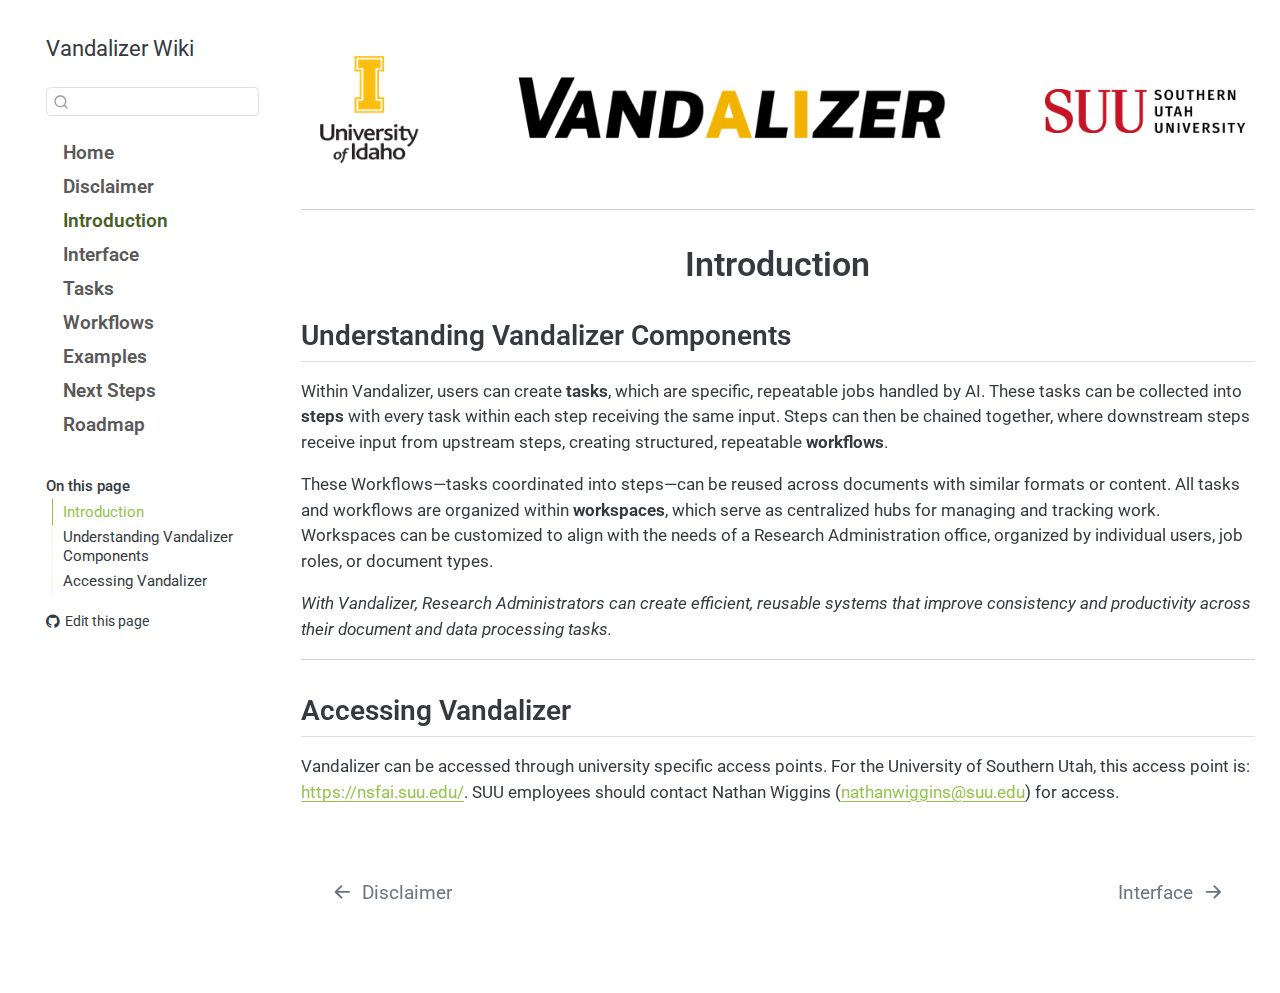
<file: docs/introduction.html>
<!DOCTYPE html>
<html xmlns="http://www.w3.org/1999/xhtml" lang="en" xml:lang="en"><head>

<meta charset="utf-8">
<meta name="generator" content="quarto-1.7.31">

<meta name="viewport" content="width=device-width, initial-scale=1.0, user-scalable=yes">


<title>introduction – Vandalizer Wiki</title>
<style>
code{white-space: pre-wrap;}
span.smallcaps{font-variant: small-caps;}
div.columns{display: flex; gap: min(4vw, 1.5em);}
div.column{flex: auto; overflow-x: auto;}
div.hanging-indent{margin-left: 1.5em; text-indent: -1.5em;}
ul.task-list{list-style: none;}
ul.task-list li input[type="checkbox"] {
  width: 0.8em;
  margin: 0 0.8em 0.2em -1em; /* quarto-specific, see https://github.com/quarto-dev/quarto-cli/issues/4556 */ 
  vertical-align: middle;
}
</style>


<script src="site_libs/quarto-nav/quarto-nav.js"></script>
<script src="site_libs/quarto-nav/headroom.min.js"></script>
<script src="site_libs/clipboard/clipboard.min.js"></script>
<script src="site_libs/quarto-search/autocomplete.umd.js"></script>
<script src="site_libs/quarto-search/fuse.min.js"></script>
<script src="site_libs/quarto-search/quarto-search.js"></script>
<meta name="quarto:offset" content="./">
<link href="./interface.html" rel="next">
<link href="./disclaimer.html" rel="prev">
<script src="site_libs/quarto-html/quarto.js" type="module"></script>
<script src="site_libs/quarto-html/tabsets/tabsets.js" type="module"></script>
<script src="site_libs/quarto-html/popper.min.js"></script>
<script src="site_libs/quarto-html/tippy.umd.min.js"></script>
<script src="site_libs/quarto-html/anchor.min.js"></script>
<link href="site_libs/quarto-html/tippy.css" rel="stylesheet">
<link href="site_libs/quarto-html/quarto-syntax-highlighting-e1a5c8363afafaef2c763b6775fbf3ca.css" rel="stylesheet" id="quarto-text-highlighting-styles">
<script src="site_libs/bootstrap/bootstrap.min.js"></script>
<link href="site_libs/bootstrap/bootstrap-icons.css" rel="stylesheet">
<link href="site_libs/bootstrap/bootstrap-5bf7ca59d8cc7f7a8155307016a58e21.min.css" rel="stylesheet" append-hash="true" id="quarto-bootstrap" data-mode="light">
<script id="quarto-search-options" type="application/json">{
  "location": "sidebar",
  "copy-button": false,
  "collapse-after": 3,
  "panel-placement": "start",
  "type": "textbox",
  "limit": 50,
  "keyboard-shortcut": [
    "f",
    "/",
    "s"
  ],
  "show-item-context": false,
  "language": {
    "search-no-results-text": "No results",
    "search-matching-documents-text": "matching documents",
    "search-copy-link-title": "Copy link to search",
    "search-hide-matches-text": "Hide additional matches",
    "search-more-match-text": "more match in this document",
    "search-more-matches-text": "more matches in this document",
    "search-clear-button-title": "Clear",
    "search-text-placeholder": "",
    "search-detached-cancel-button-title": "Cancel",
    "search-submit-button-title": "Submit",
    "search-label": "Search"
  }
}</script>


<link rel="stylesheet" href="styles.css">
</head>

<body class="nav-sidebar floating quarto-light">

<div id="quarto-search-results"></div>
  <header id="quarto-header" class="headroom fixed-top">
  <nav class="quarto-secondary-nav">
    <div class="container-fluid d-flex">
      <button type="button" class="quarto-btn-toggle btn" data-bs-toggle="collapse" role="button" data-bs-target=".quarto-sidebar-collapse-item" aria-controls="quarto-sidebar" aria-expanded="false" aria-label="Toggle sidebar navigation" onclick="if (window.quartoToggleHeadroom) { window.quartoToggleHeadroom(); }">
        <i class="bi bi-layout-text-sidebar-reverse"></i>
      </button>
        <nav class="quarto-page-breadcrumbs" aria-label="breadcrumb"><ol class="breadcrumb"><li class="breadcrumb-item"><a href="./introduction.html">Introduction</a></li></ol></nav>
        <a class="flex-grow-1" role="navigation" data-bs-toggle="collapse" data-bs-target=".quarto-sidebar-collapse-item" aria-controls="quarto-sidebar" aria-expanded="false" aria-label="Toggle sidebar navigation" onclick="if (window.quartoToggleHeadroom) { window.quartoToggleHeadroom(); }">      
        </a>
      <button type="button" class="btn quarto-search-button" aria-label="Search" onclick="window.quartoOpenSearch();">
        <i class="bi bi-search"></i>
      </button>
    </div>
  </nav>
</header>
<!-- content -->
<div id="quarto-content" class="quarto-container page-columns page-rows-contents page-layout-full">
<!-- sidebar -->
  <nav id="quarto-sidebar" class="sidebar collapse collapse-horizontal quarto-sidebar-collapse-item sidebar-navigation floating overflow-auto">
    <div class="pt-lg-2 mt-2 text-left sidebar-header">
    <div class="sidebar-title mb-0 py-0">
      <a href="./">Vandalizer Wiki</a> 
    </div>
      </div>
        <div class="mt-2 flex-shrink-0 align-items-center">
        <div class="sidebar-search">
        <div id="quarto-search" class="" title="Search"></div>
        </div>
        </div>
    <div class="sidebar-menu-container"> 
    <ul class="list-unstyled mt-1">
        <li class="sidebar-item">
  <div class="sidebar-item-container"> 
  <a href="./index.html" class="sidebar-item-text sidebar-link">
 <span class="menu-text">Home</span></a>
  </div>
</li>
        <li class="sidebar-item">
  <div class="sidebar-item-container"> 
  <a href="./disclaimer.html" class="sidebar-item-text sidebar-link">
 <span class="menu-text">Disclaimer</span></a>
  </div>
</li>
        <li class="sidebar-item">
  <div class="sidebar-item-container"> 
  <a href="./introduction.html" class="sidebar-item-text sidebar-link active">
 <span class="menu-text">Introduction</span></a>
  </div>
</li>
        <li class="sidebar-item">
  <div class="sidebar-item-container"> 
  <a href="./interface.html" class="sidebar-item-text sidebar-link">
 <span class="menu-text">Interface</span></a>
  </div>
</li>
        <li class="sidebar-item">
  <div class="sidebar-item-container"> 
  <a href="./tasks.html" class="sidebar-item-text sidebar-link">
 <span class="menu-text">Tasks</span></a>
  </div>
</li>
        <li class="sidebar-item">
  <div class="sidebar-item-container"> 
  <a href="./workflows.html" class="sidebar-item-text sidebar-link">
 <span class="menu-text">Workflows</span></a>
  </div>
</li>
        <li class="sidebar-item">
  <div class="sidebar-item-container"> 
  <a href="./example.html" class="sidebar-item-text sidebar-link">
 <span class="menu-text">Examples</span></a>
  </div>
</li>
        <li class="sidebar-item">
  <div class="sidebar-item-container"> 
  <a href="./next-steps.html" class="sidebar-item-text sidebar-link">
 <span class="menu-text">Next Steps</span></a>
  </div>
</li>
        <li class="sidebar-item">
  <div class="sidebar-item-container"> 
  <a href="./roadmap.html" class="sidebar-item-text sidebar-link">
 <span class="menu-text">Roadmap</span></a>
  </div>
</li>
    </ul>
    </div>
    <nav id="TOC" role="doc-toc" class="toc-active">
    <h2 id="toc-title">On this page</h2>
   
  <ul>
  <li><a href="#introduction" id="toc-introduction" class="nav-link active" data-scroll-target="#introduction">Introduction</a></li>
  <li><a href="#understanding-vandalizer-components" id="toc-understanding-vandalizer-components" class="nav-link" data-scroll-target="#understanding-vandalizer-components">Understanding Vandalizer Components</a></li>
  <li><a href="#accessing-vandalizer" id="toc-accessing-vandalizer" class="nav-link" data-scroll-target="#accessing-vandalizer">Accessing Vandalizer</a></li>
  </ul>
<div class="toc-actions"><ul><li><a href="https://github.com/nate-layman/vandalizer-manual/edit/main/introduction.qmd" class="toc-action"><i class="bi bi-github"></i>Edit this page</a></li></ul></div></nav>
</nav>
<div id="quarto-sidebar-glass" class="quarto-sidebar-collapse-item" data-bs-toggle="collapse" data-bs-target=".quarto-sidebar-collapse-item"></div>
<!-- margin-sidebar -->
    <div id="quarto-margin-sidebar" class="sidebar margin-sidebar zindex-bottom">
    </div>
<!-- main -->
<main class="content column-page-right" id="quarto-document-content"><header id="title-block-header" class="quarto-title-block"></header>




<div class="header-logos">
<div class="grid">
<div class="g-col-2 d-flex justify-content-center align-items-center">
<p><img src="images/uidaho_logo.png" class="img-fluid" width="100"></p>
</div>
<div class="g-col-7 d-flex justify-content-center align-items-center">
<p><img src="images/vandalizer_logo.png" class="img-fluid" width="500"></p>
</div>
<div class="g-col-3 d-flex justify-content-center align-items-center">
<p><img src="images/suu_logo.png" class="img-fluid" width="200"></p>
</div>
</div>
</div>
<hr>
<section id="introduction" class="level1 text-center">
<h1>Introduction</h1>
</section>
<section id="understanding-vandalizer-components" class="level2">
<h2 class="anchored" data-anchor-id="understanding-vandalizer-components">Understanding Vandalizer Components</h2>
<p>Within Vandalizer, users can create <strong>tasks</strong>, which are specific, repeatable jobs handled by AI. These tasks can be collected into <strong>steps</strong> with every task within each step receiving the same input. Steps can then be chained together, where downstream steps receive input from upstream steps, creating structured, repeatable <strong>workflows</strong>.</p>
<p>These Workflows—tasks coordinated into steps—can be reused across documents with similar formats or content. All tasks and workflows are organized within <strong>workspaces</strong>, which serve as centralized hubs for managing and tracking work. Workspaces can be customized to align with the needs of a Research Administration office, organized by individual users, job roles, or document types.</p>
<p><em>With Vandalizer, Research Administrators can create efficient, reusable systems that improve consistency and productivity across their document and data processing tasks.</em></p>
<hr>
</section>
<section id="accessing-vandalizer" class="level2">
<h2 class="anchored" data-anchor-id="accessing-vandalizer">Accessing Vandalizer</h2>
<p>Vandalizer can be accessed through university specific access points. For the University of Southern Utah, this access point is: <a href="https://nsfai.suu.edu/">https://nsfai.suu.edu/</a>. SUU employees should contact Nathan Wiggins (<a href="nathanwiggins@suu.edu">nathanwiggins@suu.edu</a>) for access.</p>


</section>

</main> <!-- /main -->
<script>
function toggleImage(img) {
if (img.classList.contains('enlarged')) {
// Restore to original position and size
 img.style.position = '';
 img.style.top = '';
 img.style.left = '';
 img.style.transform = '';
 img.style.zIndex = '';
 img.style.boxShadow = '';
 img.style.maxWidth = '';
 img.style.maxHeight = '';
 img.style.width = '';
 img.style.height = '';
 img.classList.remove('enlarged');
// Restore original width
if (img.dataset.originalWidth) {
 img.style.width = img.dataset.originalWidth;
 }
// Move back to original parent
if (img.dataset.originalParent) {
const originalParent = document.querySelector(`[data-original-id="${img.dataset.originalParent}"]`);
if (originalParent) {
 originalParent.appendChild(img);
 }
 }
// Clean up
delete img.dataset.originalParent;
delete img.dataset.originalWidth;
 } else {
// Store original width
 img.dataset.originalWidth = img.style.width || '';
// Store reference to original parent
const originalParent = img.parentElement;
 originalParent.setAttribute('data-original-id', Date.now());
 img.dataset.originalParent = originalParent.getAttribute('data-original-id');
// Enlarge and move to body level with viewport constraints
 img.style.position = 'fixed';
 img.style.top = '50%';
 img.style.left = '50%';
 img.style.transform = 'translate(-50%, -50%)';
 img.style.maxWidth = '90vw';
 img.style.maxHeight = '90vh';
 img.style.width = 'auto';
 img.style.height = 'auto';
 img.style.zIndex = '2147483647';
 img.style.boxShadow = '0 10px 30px rgba(0,0,0,0.5)';
 img.classList.add('enlarged');
 document.body.appendChild(img);
 }
}

// === ROADMAP FUNCTIONALITY ===
// Only load Plotly on roadmap page to avoid conflicts
if (document.getElementById('roadmap-summary')) {
  // Load Plotly.js dynamically
  const script = document.createElement('script');
  script.src = 'https://cdn.plot.ly/plotly-3.0.1.min.js';
  script.onload = function() {
    console.log('Plotly 3.0.1 loaded successfully');
    initializeRoadmap();
  };
  script.onerror = function() {
    console.error('Failed to load Plotly');
    document.getElementById('roadmap-summary').innerHTML = '<p>Failed to load charting library</p>';
  };
  document.head.appendChild(script);
}

function initializeRoadmap() {
  console.log('Initializing roadmap...');
  
  // Function to create summary statistics
  function createSummary(issues) {
    const totalIssues = issues.length;
    const uniqueLabels = new Set();
    let totalLabels = 0;
    
    issues.forEach(issue => {
      const labels = issue.labels || [];
      labels.forEach(label => {
        uniqueLabels.add(label);
        totalLabels++;
      });
    });
    
    const avgLabelsPerIssue = totalIssues > 0 ? (totalLabels / totalIssues).toFixed(1) : 0;
    
    return {
      totalIssues,
      uniqueLabels: uniqueLabels.size,
      avgLabelsPerIssue
    };
  }

  // Function to count issues by creation date
  function countIssuesByDate(issues) {
    const dateCounts = {};
    
    issues.forEach(issue => {
      const date = new Date(issue.created_at).toISOString().split('T')[0]; // YYYY-MM-DD
      dateCounts[date] = (dateCounts[date] || 0) + 1;
    });
    
    // Sort dates
    const sortedDates = Object.keys(dateCounts).sort();
    const counts = sortedDates.map(date => dateCounts[date]);
    
    return { dates: sortedDates, counts };
  }

  // Function to create timeline chart
  function createTimelineChart(dateData) {
    if (dateData.dates.length === 0) {
      document.getElementById('roadmap-timeline-chart').innerHTML = '<p>No date data available</p>';
      return;
    }
    
    console.log('Creating timeline chart with', dateData.dates.length, 'data points');
    
    const data = [{
      type: 'scatter',
      mode: 'lines+markers',
      x: dateData.dates,
      y: dateData.counts,
      marker: {
        color: '#4ECDC4',
        size: 6
      },
      line: {
        color: '#4ECDC4',
        width: 2
      },
      hovertemplate: '<b>%{x}</b><br>' +
                     'Issues created: %{y}<br>' +
                     '<extra></extra>'
    }];
    
    const layout = {
      title: 'Issues Created Over Time',
      xaxis: { 
        title: 'Date',
        type: 'date'
      },
      yaxis: { 
        title: 'Number of Issues Created'
      },
      margin: { t: 60, b: 80, l: 60, r: 40 }
    };
    
    const config = { displayModeBar: false };
    
    Plotly.newPlot('roadmap-timeline-chart', data, layout, config);
  }

  // Function to count label frequency
  function countLabels(issues) {
    const labelCounts = {};
    
    issues.forEach(issue => {
      const labels = issue.labels || [];
      labels.forEach(label => {
        labelCounts[label] = (labelCounts[label] || 0) + 1;
      });
    });
    
    return labelCounts;
  }

  // Function to create pie chart
  function createPieChart(labelCounts) {
    const labels = Object.keys(labelCounts);
    const counts = Object.values(labelCounts);
    
    if (labels.length === 0) {
      document.getElementById('roadmap-pie-chart').innerHTML = '<p>No labels found</p>';
      return;
    }
    
    console.log('Creating pie chart with', labels.length, 'labels');
    
    const data = [{
      type: 'pie',
      labels: labels,
      values: counts,
      hovertemplate: '<b>%{label}</b><br>' +
                     'Issues: %{value}<br>' +
                     'Percentage: %{percent}<br>' +
                     '<extra></extra>'
    }];
    
    const layout = {
      title: 'Issue Distribution by Label',
      margin: { t: 60, b: 40, l: 40, r: 40 }
    };
    
    const config = { displayModeBar: false };
    
    Plotly.newPlot('roadmap-pie-chart', data, layout, config);
  }

  // Function to create bar chart
  function createBarChart(labelCounts) {
    const labels = Object.keys(labelCounts);
    const counts = Object.values(labelCounts);
    
    if (labels.length === 0) {
      document.getElementById('roadmap-bar-chart').innerHTML = '<p>No labels found</p>';
      return;
    }
    
    console.log('Creating bar chart with', labels.length, 'labels');
    
    const data = [{
      type: 'bar',
      x: labels,
      y: counts,
      marker: {
        color: '#4ECDC4'
      }
    }];
    
    const layout = {
      title: 'Issue Count by Label',
      xaxis: { title: 'Labels' },
      yaxis: { title: 'Number of Issues' },
      margin: { t: 60, b: 100, l: 60, r: 40 }
    };
    
    const config = { displayModeBar: false };
    
    Plotly.newPlot('roadmap-bar-chart', data, layout, config);
  }

  // Load and process data
  async function loadRoadmapData() {
    console.log('Attempting to load roadmap data...');
    console.log('Current URL:', window.location.href);
    console.log('Current pathname:', window.location.pathname);
    
    // Show loading state
    document.getElementById('roadmap-summary').innerHTML = '<p>Loading issue data...</p>';
    document.getElementById('roadmap-timeline-chart').innerHTML = '<p>Loading timeline chart...</p>';
    document.getElementById('roadmap-pie-chart').innerHTML = '<p>Loading pie chart...</p>';
    document.getElementById('roadmap-bar-chart').innerHTML = '<p>Loading bar chart...</p>';
    
    // Try multiple possible paths for the issues.json file
    const possiblePaths = [
      'issues.json',           // Site root
      '/vandalizer-manual/issues.json',  // Absolute path based on your URL
      './issues.json',         // Relative to current page
      '../issues.json',        // Parent directory
      '/issues.json',          // Absolute site root
      'data/issues.json',      // In a data folder
      '_site/issues.json'      // In _site folder
    ];
    
    let issues = null;
    let successfulPath = null;
    
    for (const path of possiblePaths) {
      try {
        console.log(`Trying to fetch from: ${path}`);
        const fullUrl = new URL(path, window.location.href);
        console.log(`Full URL: ${fullUrl.href}`);
        
        const response = await fetch(path);
        
        console.log(`Response status: ${response.status} ${response.statusText}`);
        console.log(`Response URL: ${response.url}`);
        
        if (response.ok) {
          console.log(`✓ Successfully fetched from: ${path}`);
          console.log('Response headers:', response.headers.get('content-type'));
          
          const text = await response.text();
          console.log('Response content length:', text.length);
          console.log('First 200 characters:', text.substring(0, 200));
          
          try {
            issues = JSON.parse(text);
            console.log(`✓ Successfully parsed ${issues.length} issues from JSON array`);
            successfulPath = path;
            break;
          } catch (jsonError) {
            console.log(`✗ JSON parsing failed for ${path}:`, jsonError.message);
            console.log('Response content (first 500 chars):', text.substring(0, 500));
            continue;
          }
        } else {
          console.log(`✗ Failed to fetch from ${path}: ${response.status} - ${response.statusText}`);
        }
      } catch (error) {
        console.log(`✗ Error fetching from ${path}:`, error.message);
      }
    }
    
    if (!issues) {
      const errorMessage = 'Could not find issues.json file in any of the expected locations';
      console.error(errorMessage);
      document.getElementById('roadmap-summary').innerHTML = `<p>Error: ${errorMessage}</p>`;
      document.getElementById('roadmap-timeline-chart').innerHTML = '<p>Could not load chart - see console for details</p>';
      document.getElementById('roadmap-pie-chart').innerHTML = '<p>Could not load chart - see console for details</p>';
      document.getElementById('roadmap-bar-chart').innerHTML = '<p>Could not load chart - see console for details</p>';
      return;
    }
    
    console.log(`Successfully loaded ${issues.length} issues from: ${successfulPath}`);
      
    if (issues.length === 0) {
      const noDataMessage = '<p>No issues data available (file loaded but empty)</p>';
      document.getElementById('roadmap-summary').innerHTML = noDataMessage;
      document.getElementById('roadmap-timeline-chart').innerHTML = noDataMessage;
      document.getElementById('roadmap-pie-chart').innerHTML = noDataMessage;
      document.getElementById('roadmap-bar-chart').innerHTML = noDataMessage;
      return;
    }
    
    try {
      console.log('Processing data and creating visualizations...');
      
      // Create summary
      const summary = createSummary(issues);
      document.getElementById('roadmap-summary').innerHTML = `
        <div style="display: grid; grid-template-columns: repeat(auto-fit, minmax(200px, 1fr)); gap: 20px; margin-bottom: 20px;">
          <div style="text-align: center; padding: 15px; background: #f8f9fa; border-radius: 8px;">
            <h3 style="margin: 0; color: #4ECDC4;">${summary.totalIssues}</h3>
            <p style="margin: 5px 0 0 0;">Open Issues</p>
          </div>
          <div style="text-align: center; padding: 15px; background: #f8f9fa; border-radius: 8px;">
            <h3 style="margin: 0; color: #4ECDC4;">${summary.uniqueLabels}</h3>
            <p style="margin: 5px 0 0 0;">Unique Labels</p>
          </div>
          <div style="text-align: center; padding: 15px; background: #f8f9fa; border-radius: 8px;">
            <h3 style="margin: 0; color: #4ECDC4;">${summary.avgLabelsPerIssue}</h3>
            <p style="margin: 5px 0 0 0;">Avg Labels per Issue</p>
          </div>
        </div>
      `;
      
      // Create timeline chart
      const dateData = countIssuesByDate(issues);
      createTimelineChart(dateData);
      
      // Create label charts
      const labelCounts = countLabels(issues);
      createPieChart(labelCounts);
      createBarChart(labelCounts);
      
      console.log('Roadmap visualization complete!');
      
    } catch (error) {
      console.error('Error in roadmap processing:', error);
      const errorMessage = `<p>Error processing roadmap: ${error.message}</p>`;
      document.getElementById('roadmap-summary').innerHTML = errorMessage;
      document.getElementById('roadmap-timeline-chart').innerHTML = '<p>Could not load chart - see console for details</p>';
      document.getElementById('roadmap-pie-chart').innerHTML = '<p>Could not load chart - see console for details</p>';
      document.getElementById('roadmap-bar-chart').innerHTML = '<p>Could not load chart - see console for details</p>';
    }
  }

  // Load roadmap data
  loadRoadmapData();
}
</script>
<script id="quarto-html-after-body" type="application/javascript">
  window.document.addEventListener("DOMContentLoaded", function (event) {
    const icon = "";
    const anchorJS = new window.AnchorJS();
    anchorJS.options = {
      placement: 'right',
      icon: icon
    };
    anchorJS.add('.anchored');
    const isCodeAnnotation = (el) => {
      for (const clz of el.classList) {
        if (clz.startsWith('code-annotation-')) {                     
          return true;
        }
      }
      return false;
    }
    const onCopySuccess = function(e) {
      // button target
      const button = e.trigger;
      // don't keep focus
      button.blur();
      // flash "checked"
      button.classList.add('code-copy-button-checked');
      var currentTitle = button.getAttribute("title");
      button.setAttribute("title", "Copied!");
      let tooltip;
      if (window.bootstrap) {
        button.setAttribute("data-bs-toggle", "tooltip");
        button.setAttribute("data-bs-placement", "left");
        button.setAttribute("data-bs-title", "Copied!");
        tooltip = new bootstrap.Tooltip(button, 
          { trigger: "manual", 
            customClass: "code-copy-button-tooltip",
            offset: [0, -8]});
        tooltip.show();    
      }
      setTimeout(function() {
        if (tooltip) {
          tooltip.hide();
          button.removeAttribute("data-bs-title");
          button.removeAttribute("data-bs-toggle");
          button.removeAttribute("data-bs-placement");
        }
        button.setAttribute("title", currentTitle);
        button.classList.remove('code-copy-button-checked');
      }, 1000);
      // clear code selection
      e.clearSelection();
    }
    const getTextToCopy = function(trigger) {
        const codeEl = trigger.previousElementSibling.cloneNode(true);
        for (const childEl of codeEl.children) {
          if (isCodeAnnotation(childEl)) {
            childEl.remove();
          }
        }
        return codeEl.innerText;
    }
    const clipboard = new window.ClipboardJS('.code-copy-button:not([data-in-quarto-modal])', {
      text: getTextToCopy
    });
    clipboard.on('success', onCopySuccess);
    if (window.document.getElementById('quarto-embedded-source-code-modal')) {
      const clipboardModal = new window.ClipboardJS('.code-copy-button[data-in-quarto-modal]', {
        text: getTextToCopy,
        container: window.document.getElementById('quarto-embedded-source-code-modal')
      });
      clipboardModal.on('success', onCopySuccess);
    }
      var localhostRegex = new RegExp(/^(?:http|https):\/\/localhost\:?[0-9]*\//);
      var mailtoRegex = new RegExp(/^mailto:/);
        var filterRegex = new RegExp('/' + window.location.host + '/');
      var isInternal = (href) => {
          return filterRegex.test(href) || localhostRegex.test(href) || mailtoRegex.test(href);
      }
      // Inspect non-navigation links and adorn them if external
     var links = window.document.querySelectorAll('a[href]:not(.nav-link):not(.navbar-brand):not(.toc-action):not(.sidebar-link):not(.sidebar-item-toggle):not(.pagination-link):not(.no-external):not([aria-hidden]):not(.dropdown-item):not(.quarto-navigation-tool):not(.about-link)');
      for (var i=0; i<links.length; i++) {
        const link = links[i];
        if (!isInternal(link.href)) {
          // undo the damage that might have been done by quarto-nav.js in the case of
          // links that we want to consider external
          if (link.dataset.originalHref !== undefined) {
            link.href = link.dataset.originalHref;
          }
        }
      }
    function tippyHover(el, contentFn, onTriggerFn, onUntriggerFn) {
      const config = {
        allowHTML: true,
        maxWidth: 500,
        delay: 100,
        arrow: false,
        appendTo: function(el) {
            return el.parentElement;
        },
        interactive: true,
        interactiveBorder: 10,
        theme: 'quarto',
        placement: 'bottom-start',
      };
      if (contentFn) {
        config.content = contentFn;
      }
      if (onTriggerFn) {
        config.onTrigger = onTriggerFn;
      }
      if (onUntriggerFn) {
        config.onUntrigger = onUntriggerFn;
      }
      window.tippy(el, config); 
    }
    const noterefs = window.document.querySelectorAll('a[role="doc-noteref"]');
    for (var i=0; i<noterefs.length; i++) {
      const ref = noterefs[i];
      tippyHover(ref, function() {
        // use id or data attribute instead here
        let href = ref.getAttribute('data-footnote-href') || ref.getAttribute('href');
        try { href = new URL(href).hash; } catch {}
        const id = href.replace(/^#\/?/, "");
        const note = window.document.getElementById(id);
        if (note) {
          return note.innerHTML;
        } else {
          return "";
        }
      });
    }
    const xrefs = window.document.querySelectorAll('a.quarto-xref');
    const processXRef = (id, note) => {
      // Strip column container classes
      const stripColumnClz = (el) => {
        el.classList.remove("page-full", "page-columns");
        if (el.children) {
          for (const child of el.children) {
            stripColumnClz(child);
          }
        }
      }
      stripColumnClz(note)
      if (id === null || id.startsWith('sec-')) {
        // Special case sections, only their first couple elements
        const container = document.createElement("div");
        if (note.children && note.children.length > 2) {
          container.appendChild(note.children[0].cloneNode(true));
          for (let i = 1; i < note.children.length; i++) {
            const child = note.children[i];
            if (child.tagName === "P" && child.innerText === "") {
              continue;
            } else {
              container.appendChild(child.cloneNode(true));
              break;
            }
          }
          if (window.Quarto?.typesetMath) {
            window.Quarto.typesetMath(container);
          }
          return container.innerHTML
        } else {
          if (window.Quarto?.typesetMath) {
            window.Quarto.typesetMath(note);
          }
          return note.innerHTML;
        }
      } else {
        // Remove any anchor links if they are present
        const anchorLink = note.querySelector('a.anchorjs-link');
        if (anchorLink) {
          anchorLink.remove();
        }
        if (window.Quarto?.typesetMath) {
          window.Quarto.typesetMath(note);
        }
        if (note.classList.contains("callout")) {
          return note.outerHTML;
        } else {
          return note.innerHTML;
        }
      }
    }
    for (var i=0; i<xrefs.length; i++) {
      const xref = xrefs[i];
      tippyHover(xref, undefined, function(instance) {
        instance.disable();
        let url = xref.getAttribute('href');
        let hash = undefined; 
        if (url.startsWith('#')) {
          hash = url;
        } else {
          try { hash = new URL(url).hash; } catch {}
        }
        if (hash) {
          const id = hash.replace(/^#\/?/, "");
          const note = window.document.getElementById(id);
          if (note !== null) {
            try {
              const html = processXRef(id, note.cloneNode(true));
              instance.setContent(html);
            } finally {
              instance.enable();
              instance.show();
            }
          } else {
            // See if we can fetch this
            fetch(url.split('#')[0])
            .then(res => res.text())
            .then(html => {
              const parser = new DOMParser();
              const htmlDoc = parser.parseFromString(html, "text/html");
              const note = htmlDoc.getElementById(id);
              if (note !== null) {
                const html = processXRef(id, note);
                instance.setContent(html);
              } 
            }).finally(() => {
              instance.enable();
              instance.show();
            });
          }
        } else {
          // See if we can fetch a full url (with no hash to target)
          // This is a special case and we should probably do some content thinning / targeting
          fetch(url)
          .then(res => res.text())
          .then(html => {
            const parser = new DOMParser();
            const htmlDoc = parser.parseFromString(html, "text/html");
            const note = htmlDoc.querySelector('main.content');
            if (note !== null) {
              // This should only happen for chapter cross references
              // (since there is no id in the URL)
              // remove the first header
              if (note.children.length > 0 && note.children[0].tagName === "HEADER") {
                note.children[0].remove();
              }
              const html = processXRef(null, note);
              instance.setContent(html);
            } 
          }).finally(() => {
            instance.enable();
            instance.show();
          });
        }
      }, function(instance) {
      });
    }
        let selectedAnnoteEl;
        const selectorForAnnotation = ( cell, annotation) => {
          let cellAttr = 'data-code-cell="' + cell + '"';
          let lineAttr = 'data-code-annotation="' +  annotation + '"';
          const selector = 'span[' + cellAttr + '][' + lineAttr + ']';
          return selector;
        }
        const selectCodeLines = (annoteEl) => {
          const doc = window.document;
          const targetCell = annoteEl.getAttribute("data-target-cell");
          const targetAnnotation = annoteEl.getAttribute("data-target-annotation");
          const annoteSpan = window.document.querySelector(selectorForAnnotation(targetCell, targetAnnotation));
          const lines = annoteSpan.getAttribute("data-code-lines").split(",");
          const lineIds = lines.map((line) => {
            return targetCell + "-" + line;
          })
          let top = null;
          let height = null;
          let parent = null;
          if (lineIds.length > 0) {
              //compute the position of the single el (top and bottom and make a div)
              const el = window.document.getElementById(lineIds[0]);
              top = el.offsetTop;
              height = el.offsetHeight;
              parent = el.parentElement.parentElement;
            if (lineIds.length > 1) {
              const lastEl = window.document.getElementById(lineIds[lineIds.length - 1]);
              const bottom = lastEl.offsetTop + lastEl.offsetHeight;
              height = bottom - top;
            }
            if (top !== null && height !== null && parent !== null) {
              // cook up a div (if necessary) and position it 
              let div = window.document.getElementById("code-annotation-line-highlight");
              if (div === null) {
                div = window.document.createElement("div");
                div.setAttribute("id", "code-annotation-line-highlight");
                div.style.position = 'absolute';
                parent.appendChild(div);
              }
              div.style.top = top - 2 + "px";
              div.style.height = height + 4 + "px";
              div.style.left = 0;
              let gutterDiv = window.document.getElementById("code-annotation-line-highlight-gutter");
              if (gutterDiv === null) {
                gutterDiv = window.document.createElement("div");
                gutterDiv.setAttribute("id", "code-annotation-line-highlight-gutter");
                gutterDiv.style.position = 'absolute';
                const codeCell = window.document.getElementById(targetCell);
                const gutter = codeCell.querySelector('.code-annotation-gutter');
                gutter.appendChild(gutterDiv);
              }
              gutterDiv.style.top = top - 2 + "px";
              gutterDiv.style.height = height + 4 + "px";
            }
            selectedAnnoteEl = annoteEl;
          }
        };
        const unselectCodeLines = () => {
          const elementsIds = ["code-annotation-line-highlight", "code-annotation-line-highlight-gutter"];
          elementsIds.forEach((elId) => {
            const div = window.document.getElementById(elId);
            if (div) {
              div.remove();
            }
          });
          selectedAnnoteEl = undefined;
        };
          // Handle positioning of the toggle
      window.addEventListener(
        "resize",
        throttle(() => {
          elRect = undefined;
          if (selectedAnnoteEl) {
            selectCodeLines(selectedAnnoteEl);
          }
        }, 10)
      );
      function throttle(fn, ms) {
      let throttle = false;
      let timer;
        return (...args) => {
          if(!throttle) { // first call gets through
              fn.apply(this, args);
              throttle = true;
          } else { // all the others get throttled
              if(timer) clearTimeout(timer); // cancel #2
              timer = setTimeout(() => {
                fn.apply(this, args);
                timer = throttle = false;
              }, ms);
          }
        };
      }
        // Attach click handler to the DT
        const annoteDls = window.document.querySelectorAll('dt[data-target-cell]');
        for (const annoteDlNode of annoteDls) {
          annoteDlNode.addEventListener('click', (event) => {
            const clickedEl = event.target;
            if (clickedEl !== selectedAnnoteEl) {
              unselectCodeLines();
              const activeEl = window.document.querySelector('dt[data-target-cell].code-annotation-active');
              if (activeEl) {
                activeEl.classList.remove('code-annotation-active');
              }
              selectCodeLines(clickedEl);
              clickedEl.classList.add('code-annotation-active');
            } else {
              // Unselect the line
              unselectCodeLines();
              clickedEl.classList.remove('code-annotation-active');
            }
          });
        }
    const findCites = (el) => {
      const parentEl = el.parentElement;
      if (parentEl) {
        const cites = parentEl.dataset.cites;
        if (cites) {
          return {
            el,
            cites: cites.split(' ')
          };
        } else {
          return findCites(el.parentElement)
        }
      } else {
        return undefined;
      }
    };
    var bibliorefs = window.document.querySelectorAll('a[role="doc-biblioref"]');
    for (var i=0; i<bibliorefs.length; i++) {
      const ref = bibliorefs[i];
      const citeInfo = findCites(ref);
      if (citeInfo) {
        tippyHover(citeInfo.el, function() {
          var popup = window.document.createElement('div');
          citeInfo.cites.forEach(function(cite) {
            var citeDiv = window.document.createElement('div');
            citeDiv.classList.add('hanging-indent');
            citeDiv.classList.add('csl-entry');
            var biblioDiv = window.document.getElementById('ref-' + cite);
            if (biblioDiv) {
              citeDiv.innerHTML = biblioDiv.innerHTML;
            }
            popup.appendChild(citeDiv);
          });
          return popup.innerHTML;
        });
      }
    }
  });
  </script>
<nav class="page-navigation column-page-right">
  <div class="nav-page nav-page-previous">
      <a href="./disclaimer.html" class="pagination-link" aria-label="Disclaimer">
        <i class="bi bi-arrow-left-short"></i> <span class="nav-page-text">Disclaimer</span>
      </a>          
  </div>
  <div class="nav-page nav-page-next">
      <a href="./interface.html" class="pagination-link" aria-label="Interface">
        <span class="nav-page-text">Interface</span> <i class="bi bi-arrow-right-short"></i>
      </a>
  </div>
</nav>
</div> <!-- /content -->




<footer class="footer"><div class="nav-footer"><div class="nav-footer-center"><div class="toc-actions d-sm-block d-md-none"><ul><li><a href="https://github.com/nate-layman/vandalizer-manual/edit/main/introduction.qmd" class="toc-action"><i class="bi bi-github"></i>Edit this page</a></li></ul></div></div></div></footer></body></html>
</file>
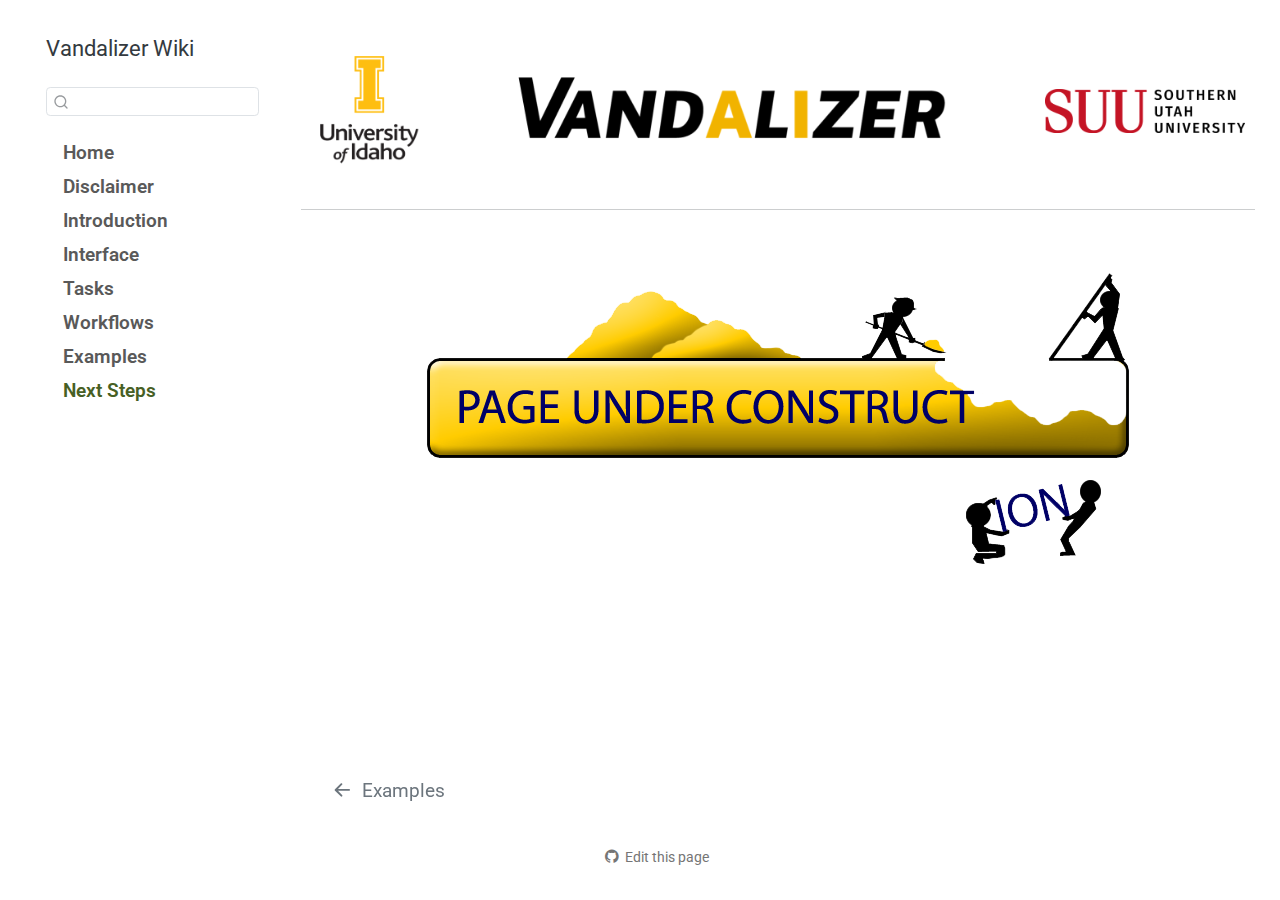
<file: docs/next-steps.html>
<!DOCTYPE html>
<html xmlns="http://www.w3.org/1999/xhtml" lang="en" xml:lang="en"><head>

<meta charset="utf-8">
<meta name="generator" content="quarto-1.7.31">

<meta name="viewport" content="width=device-width, initial-scale=1.0, user-scalable=yes">


<title>next-steps – Vandalizer Wiki</title>
<style>
code{white-space: pre-wrap;}
span.smallcaps{font-variant: small-caps;}
div.columns{display: flex; gap: min(4vw, 1.5em);}
div.column{flex: auto; overflow-x: auto;}
div.hanging-indent{margin-left: 1.5em; text-indent: -1.5em;}
ul.task-list{list-style: none;}
ul.task-list li input[type="checkbox"] {
  width: 0.8em;
  margin: 0 0.8em 0.2em -1em; /* quarto-specific, see https://github.com/quarto-dev/quarto-cli/issues/4556 */ 
  vertical-align: middle;
}
</style>


<script src="site_libs/quarto-nav/quarto-nav.js"></script>
<script src="site_libs/quarto-nav/headroom.min.js"></script>
<script src="site_libs/clipboard/clipboard.min.js"></script>
<script src="site_libs/quarto-search/autocomplete.umd.js"></script>
<script src="site_libs/quarto-search/fuse.min.js"></script>
<script src="site_libs/quarto-search/quarto-search.js"></script>
<meta name="quarto:offset" content="./">
<link href="./example.html" rel="prev">
<script src="site_libs/quarto-html/quarto.js" type="module"></script>
<script src="site_libs/quarto-html/tabsets/tabsets.js" type="module"></script>
<script src="site_libs/quarto-html/popper.min.js"></script>
<script src="site_libs/quarto-html/tippy.umd.min.js"></script>
<script src="site_libs/quarto-html/anchor.min.js"></script>
<link href="site_libs/quarto-html/tippy.css" rel="stylesheet">
<link href="site_libs/quarto-html/quarto-syntax-highlighting-e1a5c8363afafaef2c763b6775fbf3ca.css" rel="stylesheet" id="quarto-text-highlighting-styles">
<script src="site_libs/bootstrap/bootstrap.min.js"></script>
<link href="site_libs/bootstrap/bootstrap-icons.css" rel="stylesheet">
<link href="site_libs/bootstrap/bootstrap-5bf7ca59d8cc7f7a8155307016a58e21.min.css" rel="stylesheet" append-hash="true" id="quarto-bootstrap" data-mode="light">
<script id="quarto-search-options" type="application/json">{
  "location": "sidebar",
  "copy-button": false,
  "collapse-after": 3,
  "panel-placement": "start",
  "type": "textbox",
  "limit": 50,
  "keyboard-shortcut": [
    "f",
    "/",
    "s"
  ],
  "show-item-context": false,
  "language": {
    "search-no-results-text": "No results",
    "search-matching-documents-text": "matching documents",
    "search-copy-link-title": "Copy link to search",
    "search-hide-matches-text": "Hide additional matches",
    "search-more-match-text": "more match in this document",
    "search-more-matches-text": "more matches in this document",
    "search-clear-button-title": "Clear",
    "search-text-placeholder": "",
    "search-detached-cancel-button-title": "Cancel",
    "search-submit-button-title": "Submit",
    "search-label": "Search"
  }
}</script>


<link rel="stylesheet" href="styles.css">
</head>

<body class="nav-sidebar floating quarto-light">

<div id="quarto-search-results"></div>
  <header id="quarto-header" class="headroom fixed-top">
  <nav class="quarto-secondary-nav">
    <div class="container-fluid d-flex">
      <button type="button" class="quarto-btn-toggle btn" data-bs-toggle="collapse" role="button" data-bs-target=".quarto-sidebar-collapse-item" aria-controls="quarto-sidebar" aria-expanded="false" aria-label="Toggle sidebar navigation" onclick="if (window.quartoToggleHeadroom) { window.quartoToggleHeadroom(); }">
        <i class="bi bi-layout-text-sidebar-reverse"></i>
      </button>
        <nav class="quarto-page-breadcrumbs" aria-label="breadcrumb"><ol class="breadcrumb"><li class="breadcrumb-item"><a href="./next-steps.html">Next Steps</a></li></ol></nav>
        <a class="flex-grow-1" role="navigation" data-bs-toggle="collapse" data-bs-target=".quarto-sidebar-collapse-item" aria-controls="quarto-sidebar" aria-expanded="false" aria-label="Toggle sidebar navigation" onclick="if (window.quartoToggleHeadroom) { window.quartoToggleHeadroom(); }">      
        </a>
      <button type="button" class="btn quarto-search-button" aria-label="Search" onclick="window.quartoOpenSearch();">
        <i class="bi bi-search"></i>
      </button>
    </div>
  </nav>
</header>
<!-- content -->
<div id="quarto-content" class="quarto-container page-columns page-rows-contents page-layout-full">
<!-- sidebar -->
  <nav id="quarto-sidebar" class="sidebar collapse collapse-horizontal quarto-sidebar-collapse-item sidebar-navigation floating overflow-auto">
    <div class="pt-lg-2 mt-2 text-left sidebar-header">
    <div class="sidebar-title mb-0 py-0">
      <a href="./">Vandalizer Wiki</a> 
    </div>
      </div>
        <div class="mt-2 flex-shrink-0 align-items-center">
        <div class="sidebar-search">
        <div id="quarto-search" class="" title="Search"></div>
        </div>
        </div>
    <div class="sidebar-menu-container"> 
    <ul class="list-unstyled mt-1">
        <li class="sidebar-item">
  <div class="sidebar-item-container"> 
  <a href="./index.html" class="sidebar-item-text sidebar-link">
 <span class="menu-text">Home</span></a>
  </div>
</li>
        <li class="sidebar-item">
  <div class="sidebar-item-container"> 
  <a href="./disclaimer.html" class="sidebar-item-text sidebar-link">
 <span class="menu-text">Disclaimer</span></a>
  </div>
</li>
        <li class="sidebar-item">
  <div class="sidebar-item-container"> 
  <a href="./introduction.html" class="sidebar-item-text sidebar-link">
 <span class="menu-text">Introduction</span></a>
  </div>
</li>
        <li class="sidebar-item">
  <div class="sidebar-item-container"> 
  <a href="./interface.html" class="sidebar-item-text sidebar-link">
 <span class="menu-text">Interface</span></a>
  </div>
</li>
        <li class="sidebar-item">
  <div class="sidebar-item-container"> 
  <a href="./tasks.html" class="sidebar-item-text sidebar-link">
 <span class="menu-text">Tasks</span></a>
  </div>
</li>
        <li class="sidebar-item">
  <div class="sidebar-item-container"> 
  <a href="./workflows.html" class="sidebar-item-text sidebar-link">
 <span class="menu-text">Workflows</span></a>
  </div>
</li>
        <li class="sidebar-item">
  <div class="sidebar-item-container"> 
  <a href="./example.html" class="sidebar-item-text sidebar-link">
 <span class="menu-text">Examples</span></a>
  </div>
</li>
        <li class="sidebar-item">
  <div class="sidebar-item-container"> 
  <a href="./next-steps.html" class="sidebar-item-text sidebar-link active">
 <span class="menu-text">Next Steps</span></a>
  </div>
</li>
    </ul>
    </div>
    
</nav>
<div id="quarto-sidebar-glass" class="quarto-sidebar-collapse-item" data-bs-toggle="collapse" data-bs-target=".quarto-sidebar-collapse-item"></div>
<!-- margin-sidebar -->
    <div id="quarto-margin-sidebar" class="sidebar margin-sidebar zindex-bottom">
    </div>
<!-- main -->
<main class="content column-page-right" id="quarto-document-content"><header id="title-block-header" class="quarto-title-block"></header>




<div class="header-logos">
<div class="grid">
<div class="g-col-2 d-flex justify-content-center align-items-center">
<p><img src="images/uidaho_logo.png" class="img-fluid" width="100"></p>
</div>
<div class="g-col-7 d-flex justify-content-center align-items-center">
<p><img src="images/vandalizer_logo.png" class="img-fluid" width="500"></p>
</div>
<div class="g-col-3 d-flex justify-content-center align-items-center">
<p><img src="images/suu_logo.png" class="img-fluid" width="200"></p>
</div>
</div>
</div>
<hr>
<div style="display: flex; justify-content: center; align-items: center; height: 400px;">
<p><img src="images/construction.png" class="img-fluid"></p>
</div>



</main> <!-- /main -->
<script id="quarto-html-after-body" type="application/javascript">
  window.document.addEventListener("DOMContentLoaded", function (event) {
    const icon = "";
    const anchorJS = new window.AnchorJS();
    anchorJS.options = {
      placement: 'right',
      icon: icon
    };
    anchorJS.add('.anchored');
    const isCodeAnnotation = (el) => {
      for (const clz of el.classList) {
        if (clz.startsWith('code-annotation-')) {                     
          return true;
        }
      }
      return false;
    }
    const onCopySuccess = function(e) {
      // button target
      const button = e.trigger;
      // don't keep focus
      button.blur();
      // flash "checked"
      button.classList.add('code-copy-button-checked');
      var currentTitle = button.getAttribute("title");
      button.setAttribute("title", "Copied!");
      let tooltip;
      if (window.bootstrap) {
        button.setAttribute("data-bs-toggle", "tooltip");
        button.setAttribute("data-bs-placement", "left");
        button.setAttribute("data-bs-title", "Copied!");
        tooltip = new bootstrap.Tooltip(button, 
          { trigger: "manual", 
            customClass: "code-copy-button-tooltip",
            offset: [0, -8]});
        tooltip.show();    
      }
      setTimeout(function() {
        if (tooltip) {
          tooltip.hide();
          button.removeAttribute("data-bs-title");
          button.removeAttribute("data-bs-toggle");
          button.removeAttribute("data-bs-placement");
        }
        button.setAttribute("title", currentTitle);
        button.classList.remove('code-copy-button-checked');
      }, 1000);
      // clear code selection
      e.clearSelection();
    }
    const getTextToCopy = function(trigger) {
        const codeEl = trigger.previousElementSibling.cloneNode(true);
        for (const childEl of codeEl.children) {
          if (isCodeAnnotation(childEl)) {
            childEl.remove();
          }
        }
        return codeEl.innerText;
    }
    const clipboard = new window.ClipboardJS('.code-copy-button:not([data-in-quarto-modal])', {
      text: getTextToCopy
    });
    clipboard.on('success', onCopySuccess);
    if (window.document.getElementById('quarto-embedded-source-code-modal')) {
      const clipboardModal = new window.ClipboardJS('.code-copy-button[data-in-quarto-modal]', {
        text: getTextToCopy,
        container: window.document.getElementById('quarto-embedded-source-code-modal')
      });
      clipboardModal.on('success', onCopySuccess);
    }
      var localhostRegex = new RegExp(/^(?:http|https):\/\/localhost\:?[0-9]*\//);
      var mailtoRegex = new RegExp(/^mailto:/);
        var filterRegex = new RegExp('/' + window.location.host + '/');
      var isInternal = (href) => {
          return filterRegex.test(href) || localhostRegex.test(href) || mailtoRegex.test(href);
      }
      // Inspect non-navigation links and adorn them if external
     var links = window.document.querySelectorAll('a[href]:not(.nav-link):not(.navbar-brand):not(.toc-action):not(.sidebar-link):not(.sidebar-item-toggle):not(.pagination-link):not(.no-external):not([aria-hidden]):not(.dropdown-item):not(.quarto-navigation-tool):not(.about-link)');
      for (var i=0; i<links.length; i++) {
        const link = links[i];
        if (!isInternal(link.href)) {
          // undo the damage that might have been done by quarto-nav.js in the case of
          // links that we want to consider external
          if (link.dataset.originalHref !== undefined) {
            link.href = link.dataset.originalHref;
          }
        }
      }
    function tippyHover(el, contentFn, onTriggerFn, onUntriggerFn) {
      const config = {
        allowHTML: true,
        maxWidth: 500,
        delay: 100,
        arrow: false,
        appendTo: function(el) {
            return el.parentElement;
        },
        interactive: true,
        interactiveBorder: 10,
        theme: 'quarto',
        placement: 'bottom-start',
      };
      if (contentFn) {
        config.content = contentFn;
      }
      if (onTriggerFn) {
        config.onTrigger = onTriggerFn;
      }
      if (onUntriggerFn) {
        config.onUntrigger = onUntriggerFn;
      }
      window.tippy(el, config); 
    }
    const noterefs = window.document.querySelectorAll('a[role="doc-noteref"]');
    for (var i=0; i<noterefs.length; i++) {
      const ref = noterefs[i];
      tippyHover(ref, function() {
        // use id or data attribute instead here
        let href = ref.getAttribute('data-footnote-href') || ref.getAttribute('href');
        try { href = new URL(href).hash; } catch {}
        const id = href.replace(/^#\/?/, "");
        const note = window.document.getElementById(id);
        if (note) {
          return note.innerHTML;
        } else {
          return "";
        }
      });
    }
    const xrefs = window.document.querySelectorAll('a.quarto-xref');
    const processXRef = (id, note) => {
      // Strip column container classes
      const stripColumnClz = (el) => {
        el.classList.remove("page-full", "page-columns");
        if (el.children) {
          for (const child of el.children) {
            stripColumnClz(child);
          }
        }
      }
      stripColumnClz(note)
      if (id === null || id.startsWith('sec-')) {
        // Special case sections, only their first couple elements
        const container = document.createElement("div");
        if (note.children && note.children.length > 2) {
          container.appendChild(note.children[0].cloneNode(true));
          for (let i = 1; i < note.children.length; i++) {
            const child = note.children[i];
            if (child.tagName === "P" && child.innerText === "") {
              continue;
            } else {
              container.appendChild(child.cloneNode(true));
              break;
            }
          }
          if (window.Quarto?.typesetMath) {
            window.Quarto.typesetMath(container);
          }
          return container.innerHTML
        } else {
          if (window.Quarto?.typesetMath) {
            window.Quarto.typesetMath(note);
          }
          return note.innerHTML;
        }
      } else {
        // Remove any anchor links if they are present
        const anchorLink = note.querySelector('a.anchorjs-link');
        if (anchorLink) {
          anchorLink.remove();
        }
        if (window.Quarto?.typesetMath) {
          window.Quarto.typesetMath(note);
        }
        if (note.classList.contains("callout")) {
          return note.outerHTML;
        } else {
          return note.innerHTML;
        }
      }
    }
    for (var i=0; i<xrefs.length; i++) {
      const xref = xrefs[i];
      tippyHover(xref, undefined, function(instance) {
        instance.disable();
        let url = xref.getAttribute('href');
        let hash = undefined; 
        if (url.startsWith('#')) {
          hash = url;
        } else {
          try { hash = new URL(url).hash; } catch {}
        }
        if (hash) {
          const id = hash.replace(/^#\/?/, "");
          const note = window.document.getElementById(id);
          if (note !== null) {
            try {
              const html = processXRef(id, note.cloneNode(true));
              instance.setContent(html);
            } finally {
              instance.enable();
              instance.show();
            }
          } else {
            // See if we can fetch this
            fetch(url.split('#')[0])
            .then(res => res.text())
            .then(html => {
              const parser = new DOMParser();
              const htmlDoc = parser.parseFromString(html, "text/html");
              const note = htmlDoc.getElementById(id);
              if (note !== null) {
                const html = processXRef(id, note);
                instance.setContent(html);
              } 
            }).finally(() => {
              instance.enable();
              instance.show();
            });
          }
        } else {
          // See if we can fetch a full url (with no hash to target)
          // This is a special case and we should probably do some content thinning / targeting
          fetch(url)
          .then(res => res.text())
          .then(html => {
            const parser = new DOMParser();
            const htmlDoc = parser.parseFromString(html, "text/html");
            const note = htmlDoc.querySelector('main.content');
            if (note !== null) {
              // This should only happen for chapter cross references
              // (since there is no id in the URL)
              // remove the first header
              if (note.children.length > 0 && note.children[0].tagName === "HEADER") {
                note.children[0].remove();
              }
              const html = processXRef(null, note);
              instance.setContent(html);
            } 
          }).finally(() => {
            instance.enable();
            instance.show();
          });
        }
      }, function(instance) {
      });
    }
        let selectedAnnoteEl;
        const selectorForAnnotation = ( cell, annotation) => {
          let cellAttr = 'data-code-cell="' + cell + '"';
          let lineAttr = 'data-code-annotation="' +  annotation + '"';
          const selector = 'span[' + cellAttr + '][' + lineAttr + ']';
          return selector;
        }
        const selectCodeLines = (annoteEl) => {
          const doc = window.document;
          const targetCell = annoteEl.getAttribute("data-target-cell");
          const targetAnnotation = annoteEl.getAttribute("data-target-annotation");
          const annoteSpan = window.document.querySelector(selectorForAnnotation(targetCell, targetAnnotation));
          const lines = annoteSpan.getAttribute("data-code-lines").split(",");
          const lineIds = lines.map((line) => {
            return targetCell + "-" + line;
          })
          let top = null;
          let height = null;
          let parent = null;
          if (lineIds.length > 0) {
              //compute the position of the single el (top and bottom and make a div)
              const el = window.document.getElementById(lineIds[0]);
              top = el.offsetTop;
              height = el.offsetHeight;
              parent = el.parentElement.parentElement;
            if (lineIds.length > 1) {
              const lastEl = window.document.getElementById(lineIds[lineIds.length - 1]);
              const bottom = lastEl.offsetTop + lastEl.offsetHeight;
              height = bottom - top;
            }
            if (top !== null && height !== null && parent !== null) {
              // cook up a div (if necessary) and position it 
              let div = window.document.getElementById("code-annotation-line-highlight");
              if (div === null) {
                div = window.document.createElement("div");
                div.setAttribute("id", "code-annotation-line-highlight");
                div.style.position = 'absolute';
                parent.appendChild(div);
              }
              div.style.top = top - 2 + "px";
              div.style.height = height + 4 + "px";
              div.style.left = 0;
              let gutterDiv = window.document.getElementById("code-annotation-line-highlight-gutter");
              if (gutterDiv === null) {
                gutterDiv = window.document.createElement("div");
                gutterDiv.setAttribute("id", "code-annotation-line-highlight-gutter");
                gutterDiv.style.position = 'absolute';
                const codeCell = window.document.getElementById(targetCell);
                const gutter = codeCell.querySelector('.code-annotation-gutter');
                gutter.appendChild(gutterDiv);
              }
              gutterDiv.style.top = top - 2 + "px";
              gutterDiv.style.height = height + 4 + "px";
            }
            selectedAnnoteEl = annoteEl;
          }
        };
        const unselectCodeLines = () => {
          const elementsIds = ["code-annotation-line-highlight", "code-annotation-line-highlight-gutter"];
          elementsIds.forEach((elId) => {
            const div = window.document.getElementById(elId);
            if (div) {
              div.remove();
            }
          });
          selectedAnnoteEl = undefined;
        };
          // Handle positioning of the toggle
      window.addEventListener(
        "resize",
        throttle(() => {
          elRect = undefined;
          if (selectedAnnoteEl) {
            selectCodeLines(selectedAnnoteEl);
          }
        }, 10)
      );
      function throttle(fn, ms) {
      let throttle = false;
      let timer;
        return (...args) => {
          if(!throttle) { // first call gets through
              fn.apply(this, args);
              throttle = true;
          } else { // all the others get throttled
              if(timer) clearTimeout(timer); // cancel #2
              timer = setTimeout(() => {
                fn.apply(this, args);
                timer = throttle = false;
              }, ms);
          }
        };
      }
        // Attach click handler to the DT
        const annoteDls = window.document.querySelectorAll('dt[data-target-cell]');
        for (const annoteDlNode of annoteDls) {
          annoteDlNode.addEventListener('click', (event) => {
            const clickedEl = event.target;
            if (clickedEl !== selectedAnnoteEl) {
              unselectCodeLines();
              const activeEl = window.document.querySelector('dt[data-target-cell].code-annotation-active');
              if (activeEl) {
                activeEl.classList.remove('code-annotation-active');
              }
              selectCodeLines(clickedEl);
              clickedEl.classList.add('code-annotation-active');
            } else {
              // Unselect the line
              unselectCodeLines();
              clickedEl.classList.remove('code-annotation-active');
            }
          });
        }
    const findCites = (el) => {
      const parentEl = el.parentElement;
      if (parentEl) {
        const cites = parentEl.dataset.cites;
        if (cites) {
          return {
            el,
            cites: cites.split(' ')
          };
        } else {
          return findCites(el.parentElement)
        }
      } else {
        return undefined;
      }
    };
    var bibliorefs = window.document.querySelectorAll('a[role="doc-biblioref"]');
    for (var i=0; i<bibliorefs.length; i++) {
      const ref = bibliorefs[i];
      const citeInfo = findCites(ref);
      if (citeInfo) {
        tippyHover(citeInfo.el, function() {
          var popup = window.document.createElement('div');
          citeInfo.cites.forEach(function(cite) {
            var citeDiv = window.document.createElement('div');
            citeDiv.classList.add('hanging-indent');
            citeDiv.classList.add('csl-entry');
            var biblioDiv = window.document.getElementById('ref-' + cite);
            if (biblioDiv) {
              citeDiv.innerHTML = biblioDiv.innerHTML;
            }
            popup.appendChild(citeDiv);
          });
          return popup.innerHTML;
        });
      }
    }
  });
  </script>
<nav class="page-navigation column-page-right">
  <div class="nav-page nav-page-previous">
      <a href="./example.html" class="pagination-link" aria-label="Examples">
        <i class="bi bi-arrow-left-short"></i> <span class="nav-page-text">Examples</span>
      </a>          
  </div>
  <div class="nav-page nav-page-next">
  </div>
</nav>
</div> <!-- /content -->




<footer class="footer"><div class="nav-footer"><div class="nav-footer-center"><div class="toc-actions"><ul><li><a href="https://github.com/nate-layman/vandalizer-manual/edit/main/next-steps.qmd" class="toc-action"><i class="bi bi-github"></i>Edit this page</a></li></ul></div></div></div></footer></body></html>
</file>
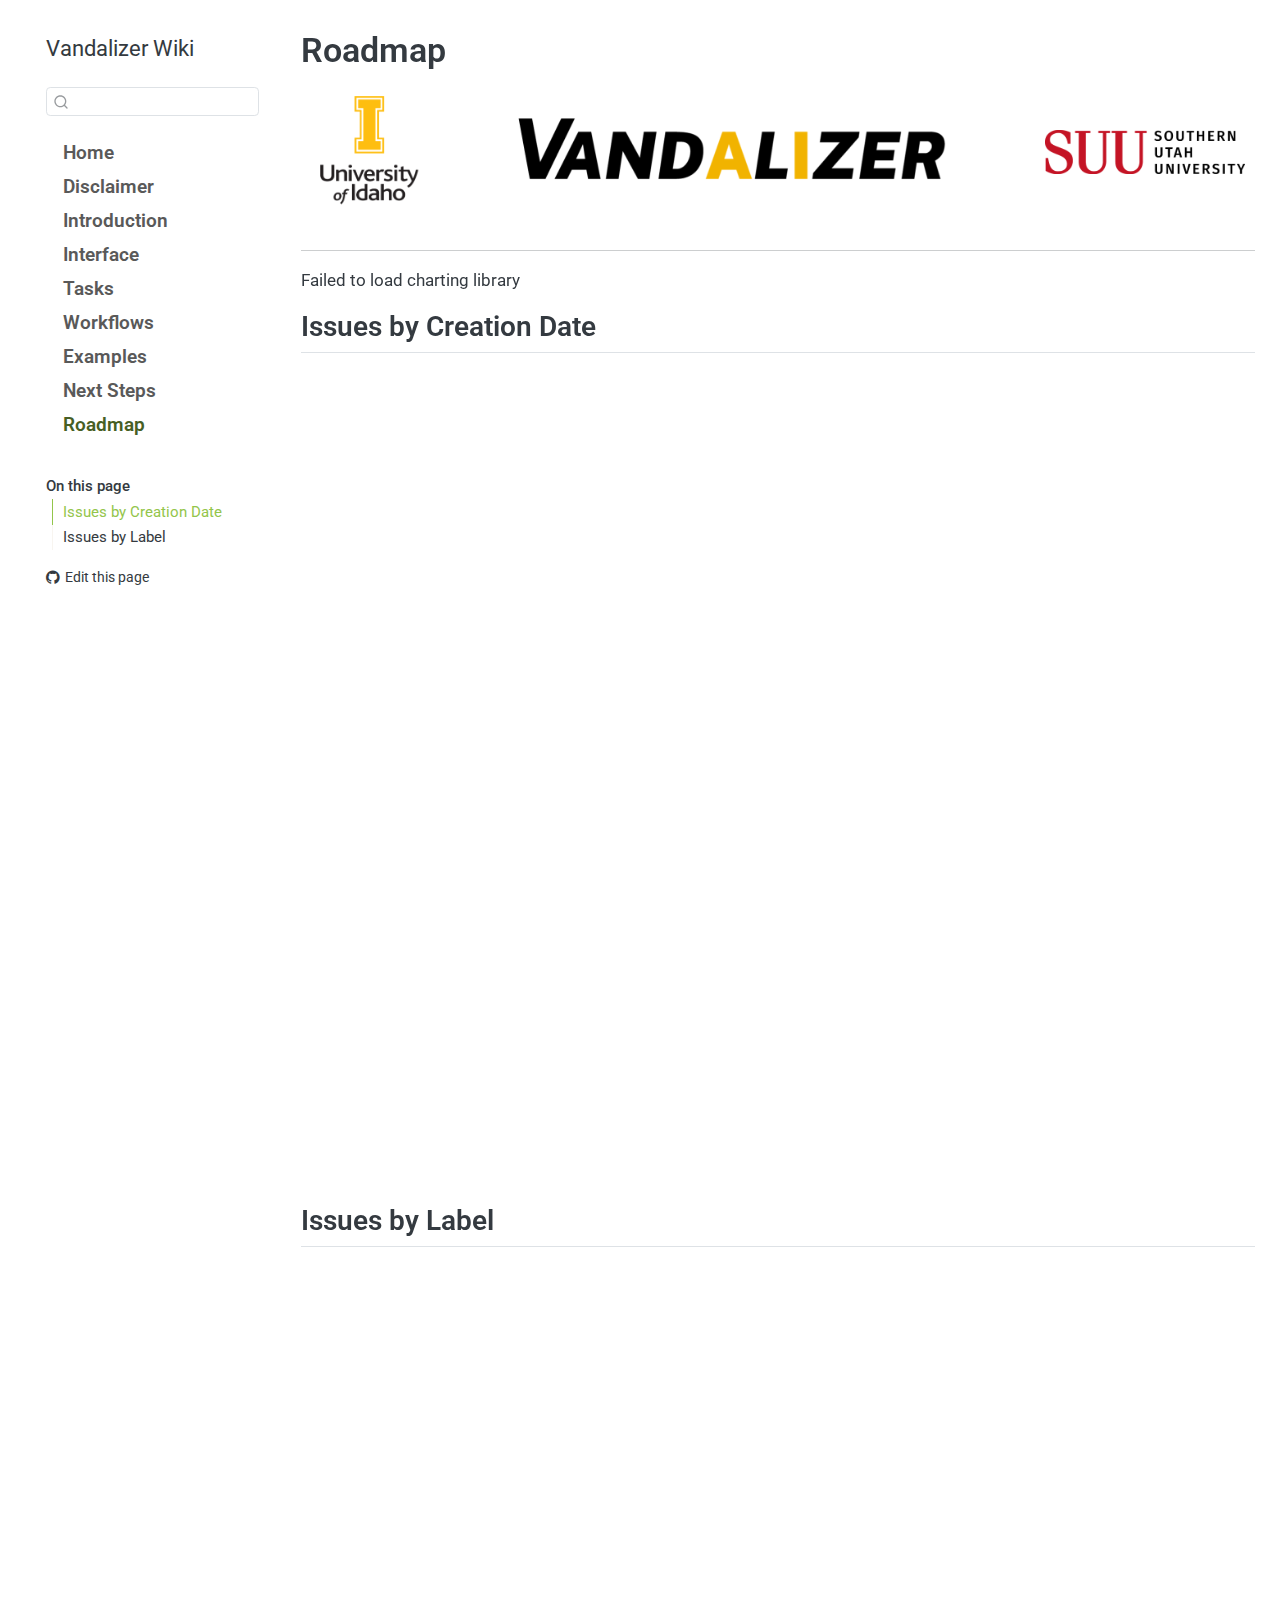
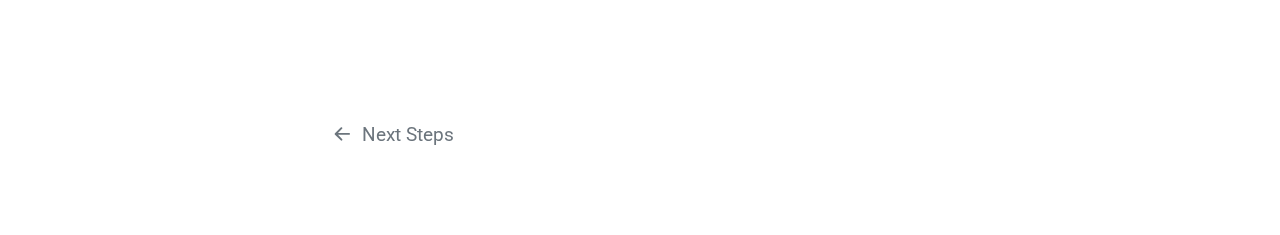
<file: docs/roadmap.html>
<!DOCTYPE html>
<html xmlns="http://www.w3.org/1999/xhtml" lang="en" xml:lang="en"><head>

<meta charset="utf-8">
<meta name="generator" content="quarto-1.7.31">

<meta name="viewport" content="width=device-width, initial-scale=1.0, user-scalable=yes">


<title>Roadmap – Vandalizer Wiki</title>
<style>
code{white-space: pre-wrap;}
span.smallcaps{font-variant: small-caps;}
div.columns{display: flex; gap: min(4vw, 1.5em);}
div.column{flex: auto; overflow-x: auto;}
div.hanging-indent{margin-left: 1.5em; text-indent: -1.5em;}
ul.task-list{list-style: none;}
ul.task-list li input[type="checkbox"] {
  width: 0.8em;
  margin: 0 0.8em 0.2em -1em; /* quarto-specific, see https://github.com/quarto-dev/quarto-cli/issues/4556 */ 
  vertical-align: middle;
}
</style>


<script src="site_libs/quarto-nav/quarto-nav.js"></script>
<script src="site_libs/quarto-nav/headroom.min.js"></script>
<script src="site_libs/clipboard/clipboard.min.js"></script>
<script src="site_libs/quarto-search/autocomplete.umd.js"></script>
<script src="site_libs/quarto-search/fuse.min.js"></script>
<script src="site_libs/quarto-search/quarto-search.js"></script>
<meta name="quarto:offset" content="./">
<link href="./next-steps.html" rel="prev">
<script src="site_libs/quarto-html/quarto.js" type="module"></script>
<script src="site_libs/quarto-html/tabsets/tabsets.js" type="module"></script>
<script src="site_libs/quarto-html/popper.min.js"></script>
<script src="site_libs/quarto-html/tippy.umd.min.js"></script>
<script src="site_libs/quarto-html/anchor.min.js"></script>
<link href="site_libs/quarto-html/tippy.css" rel="stylesheet">
<link href="site_libs/quarto-html/quarto-syntax-highlighting-e1a5c8363afafaef2c763b6775fbf3ca.css" rel="stylesheet" id="quarto-text-highlighting-styles">
<script src="site_libs/bootstrap/bootstrap.min.js"></script>
<link href="site_libs/bootstrap/bootstrap-icons.css" rel="stylesheet">
<link href="site_libs/bootstrap/bootstrap-5bf7ca59d8cc7f7a8155307016a58e21.min.css" rel="stylesheet" append-hash="true" id="quarto-bootstrap" data-mode="light">
<script id="quarto-search-options" type="application/json">{
  "location": "sidebar",
  "copy-button": false,
  "collapse-after": 3,
  "panel-placement": "start",
  "type": "textbox",
  "limit": 50,
  "keyboard-shortcut": [
    "f",
    "/",
    "s"
  ],
  "show-item-context": false,
  "language": {
    "search-no-results-text": "No results",
    "search-matching-documents-text": "matching documents",
    "search-copy-link-title": "Copy link to search",
    "search-hide-matches-text": "Hide additional matches",
    "search-more-match-text": "more match in this document",
    "search-more-matches-text": "more matches in this document",
    "search-clear-button-title": "Clear",
    "search-text-placeholder": "",
    "search-detached-cancel-button-title": "Cancel",
    "search-submit-button-title": "Submit",
    "search-label": "Search"
  }
}</script>


<link rel="stylesheet" href="styles.css">
</head>

<body class="nav-sidebar floating quarto-light">

<div id="quarto-search-results"></div>
  <header id="quarto-header" class="headroom fixed-top">
  <nav class="quarto-secondary-nav">
    <div class="container-fluid d-flex">
      <button type="button" class="quarto-btn-toggle btn" data-bs-toggle="collapse" role="button" data-bs-target=".quarto-sidebar-collapse-item" aria-controls="quarto-sidebar" aria-expanded="false" aria-label="Toggle sidebar navigation" onclick="if (window.quartoToggleHeadroom) { window.quartoToggleHeadroom(); }">
        <i class="bi bi-layout-text-sidebar-reverse"></i>
      </button>
        <nav class="quarto-page-breadcrumbs" aria-label="breadcrumb"><ol class="breadcrumb"><li class="breadcrumb-item"><a href="./roadmap.html">Roadmap</a></li></ol></nav>
        <a class="flex-grow-1" role="navigation" data-bs-toggle="collapse" data-bs-target=".quarto-sidebar-collapse-item" aria-controls="quarto-sidebar" aria-expanded="false" aria-label="Toggle sidebar navigation" onclick="if (window.quartoToggleHeadroom) { window.quartoToggleHeadroom(); }">      
        </a>
      <button type="button" class="btn quarto-search-button" aria-label="Search" onclick="window.quartoOpenSearch();">
        <i class="bi bi-search"></i>
      </button>
    </div>
  </nav>
</header>
<!-- content -->
<div id="quarto-content" class="quarto-container page-columns page-rows-contents page-layout-full">
<!-- sidebar -->
  <nav id="quarto-sidebar" class="sidebar collapse collapse-horizontal quarto-sidebar-collapse-item sidebar-navigation floating overflow-auto">
    <div class="pt-lg-2 mt-2 text-left sidebar-header">
    <div class="sidebar-title mb-0 py-0">
      <a href="./">Vandalizer Wiki</a> 
    </div>
      </div>
        <div class="mt-2 flex-shrink-0 align-items-center">
        <div class="sidebar-search">
        <div id="quarto-search" class="" title="Search"></div>
        </div>
        </div>
    <div class="sidebar-menu-container"> 
    <ul class="list-unstyled mt-1">
        <li class="sidebar-item">
  <div class="sidebar-item-container"> 
  <a href="./index.html" class="sidebar-item-text sidebar-link">
 <span class="menu-text">Home</span></a>
  </div>
</li>
        <li class="sidebar-item">
  <div class="sidebar-item-container"> 
  <a href="./disclaimer.html" class="sidebar-item-text sidebar-link">
 <span class="menu-text">Disclaimer</span></a>
  </div>
</li>
        <li class="sidebar-item">
  <div class="sidebar-item-container"> 
  <a href="./introduction.html" class="sidebar-item-text sidebar-link">
 <span class="menu-text">Introduction</span></a>
  </div>
</li>
        <li class="sidebar-item">
  <div class="sidebar-item-container"> 
  <a href="./interface.html" class="sidebar-item-text sidebar-link">
 <span class="menu-text">Interface</span></a>
  </div>
</li>
        <li class="sidebar-item">
  <div class="sidebar-item-container"> 
  <a href="./tasks.html" class="sidebar-item-text sidebar-link">
 <span class="menu-text">Tasks</span></a>
  </div>
</li>
        <li class="sidebar-item">
  <div class="sidebar-item-container"> 
  <a href="./workflows.html" class="sidebar-item-text sidebar-link">
 <span class="menu-text">Workflows</span></a>
  </div>
</li>
        <li class="sidebar-item">
  <div class="sidebar-item-container"> 
  <a href="./example.html" class="sidebar-item-text sidebar-link">
 <span class="menu-text">Examples</span></a>
  </div>
</li>
        <li class="sidebar-item">
  <div class="sidebar-item-container"> 
  <a href="./next-steps.html" class="sidebar-item-text sidebar-link">
 <span class="menu-text">Next Steps</span></a>
  </div>
</li>
        <li class="sidebar-item">
  <div class="sidebar-item-container"> 
  <a href="./roadmap.html" class="sidebar-item-text sidebar-link active">
 <span class="menu-text">Roadmap</span></a>
  </div>
</li>
    </ul>
    </div>
    <nav id="TOC" role="doc-toc" class="toc-active">
    <h2 id="toc-title">On this page</h2>
   
  <ul>
  <li><a href="#issues-by-creation-date" id="toc-issues-by-creation-date" class="nav-link active" data-scroll-target="#issues-by-creation-date">Issues by Creation Date</a></li>
  <li><a href="#issues-by-label" id="toc-issues-by-label" class="nav-link" data-scroll-target="#issues-by-label">Issues by Label</a></li>
  </ul>
<div class="toc-actions"><ul><li><a href="https://github.com/nate-layman/vandalizer-manual/edit/main/roadmap.qmd" class="toc-action"><i class="bi bi-github"></i>Edit this page</a></li></ul></div></nav>
</nav>
<div id="quarto-sidebar-glass" class="quarto-sidebar-collapse-item" data-bs-toggle="collapse" data-bs-target=".quarto-sidebar-collapse-item"></div>
<!-- margin-sidebar -->
    <div id="quarto-margin-sidebar" class="sidebar margin-sidebar zindex-bottom">
    </div>
<!-- main -->
<main class="content column-page-right" id="quarto-document-content">

<header id="title-block-header" class="quarto-title-block default">
<div class="quarto-title">
<h1 class="title">Roadmap</h1>
</div>



<div class="quarto-title-meta column-page-right">

    
  
    
  </div>
  


</header>


<div class="header-logos">
<div class="grid">
<div class="g-col-2 d-flex justify-content-center align-items-center">
<p><img src="images/uidaho_logo.png" class="img-fluid" width="100"></p>
</div>
<div class="g-col-7 d-flex justify-content-center align-items-center">
<p><img src="images/vandalizer_logo.png" class="img-fluid" width="500"></p>
</div>
<div class="g-col-3 d-flex justify-content-center align-items-center">
<p><img src="images/suu_logo.png" class="img-fluid" width="200"></p>
</div>
</div>
</div>
<hr>
<div id="roadmap-summary">
<p>
Loading issue data…
</p>
</div>
<section id="issues-by-creation-date" class="level2">
<h2 class="anchored" data-anchor-id="issues-by-creation-date">Issues by Creation Date</h2>
<div id="roadmap-timeline-chart" style="height: 400px;">

</div>
<div id="roadmap-backlog-chart" style="height: 400px;">

</div>
</section>
<section id="issues-by-label" class="level2">
<h2 class="anchored" data-anchor-id="issues-by-label">Issues by Label</h2>
<div id="roadmap-pie-chart" style="height: 400px;">

</div>


</section>

</main> <!-- /main -->
<script>
function toggleImage(img) {
if (img.classList.contains('enlarged')) {
// Restore to original position and size
 img.style.position = '';
 img.style.top = '';
 img.style.left = '';
 img.style.transform = '';
 img.style.zIndex = '';
 img.style.boxShadow = '';
 img.style.maxWidth = '';
 img.style.maxHeight = '';
 img.style.width = '';
 img.style.height = '';
 img.classList.remove('enlarged');
// Restore original width
if (img.dataset.originalWidth) {
 img.style.width = img.dataset.originalWidth;
 }
// Move back to original parent
if (img.dataset.originalParent) {
const originalParent = document.querySelector(`[data-original-id="${img.dataset.originalParent}"]`);
if (originalParent) {
 originalParent.appendChild(img);
 }
 }
// Clean up
delete img.dataset.originalParent;
delete img.dataset.originalWidth;
 } else {
// Store original width
 img.dataset.originalWidth = img.style.width || '';
// Store reference to original parent
const originalParent = img.parentElement;
 originalParent.setAttribute('data-original-id', Date.now());
 img.dataset.originalParent = originalParent.getAttribute('data-original-id');
// Enlarge and move to body level with viewport constraints
 img.style.position = 'fixed';
 img.style.top = '50%';
 img.style.left = '50%';
 img.style.transform = 'translate(-50%, -50%)';
 img.style.maxWidth = '90vw';
 img.style.maxHeight = '90vh';
 img.style.width = 'auto';
 img.style.height = 'auto';
 img.style.zIndex = '2147483647';
 img.style.boxShadow = '0 10px 30px rgba(0,0,0,0.5)';
 img.classList.add('enlarged');
 document.body.appendChild(img);
 }
}

// === ROADMAP FUNCTIONALITY ===
if (document.getElementById('roadmap-summary')) {
  const script = document.createElement('script');
  script.src = 'https://cdn.plot.ly/plotly-3.0.1.min.js';
  script.onload = initializeRoadmap;
  script.onerror = () => document.getElementById('roadmap-summary').innerHTML = '<p>Failed to load charting library</p>';
  document.head.appendChild(script);
}

// Global variables to store data and toggle states
let globalIssuesData = [];
let showAllIssuesLabels = false;
let showAllIssuesPriority = false;

function initializeRoadmap() {
  console.log('Initializing roadmap...');

  // Generic modal for showing issue lists
  function showModal(title, issues) {
    const modal = document.createElement('div');
    modal.style.cssText = `position: fixed; top: 0; left: 0; width: 100%; height: 100%; background: rgba(0,0,0,0.5); display: flex; justify-content: center; align-items: center; z-index: 10000;`;
    
    const issuesList = issues.map(issue => `<li style="margin-bottom: 8px;">${issue}</li>`).join('');
    modal.innerHTML = `
      <div style="background: white; border-radius: 8px; padding: 20px; max-width: 80%; max-height: 80%; overflow-y: auto; box-shadow: 0 10px 30px rgba(0,0,0,0.3);">
        <div style="display: flex; justify-content: space-between; margin-bottom: 15px;">
          <h3>${title} (${issues.length} issues)</h3>
          <button onclick="this.closest('div').parentElement.parentElement.remove()" style="background: #ff4444; color: white; border: none; border-radius: 4px; padding: 8px 12px; cursor: pointer;">Close</button>
        </div>
        <ul style="list-style: none; padding: 0;">${issuesList}</ul>
      </div>
    `;
    
    document.body.appendChild(modal);
    modal.onclick = (e) => { if (e.target === modal) modal.remove(); };
  }

  // Create summary statistics
  function createSummary(issues) {
    const totalIssues = issues.length;
    const openIssues = issues.filter(issue => issue.state === 'open').length;
    const closedIssues = issues.filter(issue => issue.state === 'closed').length;
    
    return {
      totalIssues,
      openIssues,
      closedIssues
    };
  }

  // Helper functions for cumulative data
  function getAllOpenedIssuesByDate(issues, targetDate) {
    return issues
      .filter(issue => new Date(issue.created_at).toISOString().split('T')[0] <= targetDate)
      .map(issue => issue.title);
  }

  function getAllClosedIssuesByDate(issues, targetDate) {
    return issues
      .filter(issue => issue.state === 'closed')
      .filter(issue => {
        const closeDate = issue.closed_at || issue.created_at;
        return new Date(closeDate).toISOString().split('T')[0] <= targetDate;
      })
      .map(issue => issue.title);
  }

  // Create timeline chart (opened vs closed workflow)
  function createTimelineChart(issues) {
    console.log('Creating timeline chart...');
    
    const openedData = {};
    const closedData = {};
    
    // All issues contribute to "opened" by creation date
    issues.forEach(issue => {
      const date = new Date(issue.created_at).toISOString().split('T')[0];
      if (!openedData[date]) openedData[date] = { count: 0, titles: [] };
      openedData[date].count++;
      openedData[date].titles.push(issue.title);
    });
    
    // Only closed issues contribute to "closed"
    issues.filter(issue => issue.state === 'closed').forEach(issue => {
      const dateToUse = issue.closed_at || issue.created_at;
      const date = new Date(dateToUse).toISOString().split('T')[0];
      if (!closedData[date]) closedData[date] = { count: 0, titles: [] };
      closedData[date].count++;
      closedData[date].titles.push(issue.title);
    });
    
    const data = [];
    const allClickData = {};
    
    // Process opened issues
    const openedDates = Object.keys(openedData).sort();
    if (openedDates.length > 0) {
      let cumulative = 0;
      const openedCounts = [];
      const openedHoverText = [];
      
      openedDates.forEach(date => {
        cumulative += openedData[date].count;
        openedCounts.push(cumulative);
        
        const titles = openedData[date].titles;
        
        openedHoverText.push(`<b>${date}</b><br>Cumulative opened: ${cumulative}<br><br><i>Click to see all issues opened by this date</i>`);
        allClickData[`opened-${date}`] = { date, type: 'opened', issues: getAllOpenedIssuesByDate(issues, date) };
      });
      
      data.push({
        type: 'scatter', mode: 'lines+markers',
        x: openedDates, y: openedCounts, name: 'Total Issues',
        marker: { color: '#4ECDC4', size: 8 },
        line: { color: '#4ECDC4', width: 3 },
        hovertemplate: '%{hovertext}<extra></extra>',
        hovertext: openedHoverText,
        customdata: openedDates.map(date => `opened-${date}`)
      });
    }
    
    // Process closed issues
    const closedDates = Object.keys(closedData).sort();
    if (closedDates.length > 0) {
      let cumulative = 0;
      const closedCounts = [];
      const closedHoverText = [];
      
      closedDates.forEach(date => {
        cumulative += closedData[date].count;
        closedCounts.push(cumulative);
        
        const titles = closedData[date].titles;
        
        closedHoverText.push(`<b>${date}</b><br>Cumulative closed: ${cumulative}<br><br><i>Click to see all issues closed by this date</i>`);
        allClickData[`closed-${date}`] = { date, type: 'closed', issues: getAllClosedIssuesByDate(issues, date) };
      });
      
      data.push({
        type: 'scatter', mode: 'lines+markers',
        x: closedDates, y: closedCounts, name: 'Closed Issues',
        marker: { color: '#FF8C00', size: 8 },
        line: { color: '#FF8C00', width: 3 },
        hovertemplate: '%{hovertext}<extra></extra>',
        hovertext: closedHoverText,
        customdata: closedDates.map(date => `closed-${date}`)
      });
    }
    
    Plotly.newPlot('roadmap-timeline-chart', data, {
      title: 'Issues Opened vs Closed Over Time (Click points for details)',
      xaxis: { title: 'Date', type: 'date' },
      yaxis: { title: 'Cumulative Count' },
      margin: { t: 60, b: 80, l: 60, r: 40 },
      showlegend: data.length > 1
    }, { displayModeBar: false });
    
    // Add click handler
    document.getElementById('roadmap-timeline-chart').on('plotly_click', function(eventData) {
      if (eventData.points.length > 0) {
        const key = eventData.points[0].customdata;
        const info = allClickData[key];
        if (info) {
          showModal(`All issues ${info.type} by ${info.date}`, info.issues);
        }
      }
    });
    
    console.log('Timeline chart completed');
  }

  // Create open issues trend with separate impulse chart
  function createBacklogChart(issues) {
    console.log('Creating open issues chart...');
    
    const events = [];
    
    // Add all creation events
    issues.forEach(issue => {
      events.push({
        date: new Date(issue.created_at),
        type: 'opened',
        title: issue.title
      });
    });
    
    // Add closure events for closed issues
    issues.filter(issue => issue.state === 'closed').forEach(issue => {
      const closeDate = issue.closed_at ? new Date(issue.closed_at) : new Date(issue.created_at);
      events.push({
        date: closeDate,
        type: 'closed',
        title: issue.title
      });
    });
    
    // Sort events chronologically
    events.sort((a, b) => a.date - b.date);
    
    // Group events by date
    const eventsByDate = {};
    events.forEach(event => {
      const dateStr = event.date.toISOString().split('T')[0];
      if (!eventsByDate[dateStr]) {
        eventsByDate[dateStr] = { opened: [], closed: [] };
      }
      eventsByDate[dateStr][event.type].push(event);
    });
    
    // Calculate running totals and prepare data
    const dates = [];
    const openCounts = [];
    const trendHoverText = [];
    const openIssuesClickData = {};
    let currentOpen = 0;
    let currentOpenIssues = new Set(); // Track actual open issues
    let previousOpen = 0;
    
    // Process each date
    Object.keys(eventsByDate).sort().forEach(dateStr => {
      const dayEvents = eventsByDate[dateStr];
      const openedToday = dayEvents.opened.length;
      const closedToday = dayEvents.closed.length;
      
      // Update the set of open issues
      dayEvents.opened.forEach(event => currentOpenIssues.add(event.title));
      dayEvents.closed.forEach(event => currentOpenIssues.delete(event.title));
      
      previousOpen = currentOpen;
      currentOpen += openedToday;
      currentOpen -= closedToday;
      
      // Only add points where the total changed
      if (currentOpen !== previousOpen) {
        dates.push(dateStr);
        openCounts.push(currentOpen);
        
        const netChange = openedToday - closedToday;
        const changeText = netChange > 0 ? `+${netChange}` : netChange < 0 ? `${netChange}` : '±0';
        
        // Simple hover text with click instruction
        let hoverDetails = `<b>${dateStr}</b><br>Total open issues: ${currentOpen}<br>Net change: ${changeText}<br><br><i>Click to view open issues</i>`;
        
        trendHoverText.push(hoverDetails);
        
        // Store all currently open issues for this date
        openIssuesClickData[dateStr] = { 
          date: dateStr, 
          issues: Array.from(currentOpenIssues).sort() 
        };
      }
    });
    
    // Chart 1: Main open issues trend line
    Plotly.newPlot('roadmap-backlog-chart', [{
      type: 'scatter',
      mode: 'lines+markers',
      x: dates,
      y: openCounts,
      name: 'Total Open Issues',
      marker: { color: '#4285F4', size: 6 },
      line: { color: '#4285F4', width: 3, shape: 'hv' },
      hovertemplate: '%{hovertext}<extra></extra>',
      hovertext: trendHoverText,
      fill: 'tozeroy',
      fillcolor: 'rgba(66, 133, 244, 0.1)',
      customdata: dates
    }], {
      title: 'Open Issues Trend (Click points for details)',
      xaxis: { title: 'Date', type: 'date' },
      yaxis: { 
        title: 'Total Open Issues',
        showgrid: true,
        gridcolor: 'rgba(0,0,0,0.1)'
      },
      margin: { t: 60, b: 80, l: 60, r: 40 },
      showlegend: true,
      legend: { x: 0.02, y: 0.98 }
    }, { displayModeBar: false });
    
    // Add click handler for open issues chart
    document.getElementById('roadmap-backlog-chart').on('plotly_click', function(eventData) {
      if (eventData.points.length > 0) {
        const dateStr = eventData.points[0].customdata;
        const info = openIssuesClickData[dateStr];
        if (info && info.issues.length > 0) {
          showModal(`Open issues on ${info.date} (${info.issues.length} total)`, info.issues);
        }
      }
    });
    
    // Chart 2: Weekly activity impulses (aggregated)
    const impulseData = [];
    
    // Helper function to get week start date (Monday)
    function getWeekStart(date) {
      const d = new Date(date);
      const day = d.getDay();
      const diff = d.getDate() - day + (day === 0 ? -6 : 1); // Adjust when day is Sunday
      const monday = new Date(d.setDate(diff));
      return monday.toISOString().split('T')[0];
    }
    
    // Group events by week
    const weeklyData = {};
    Object.keys(eventsByDate).forEach(dateStr => {
      const weekStart = getWeekStart(dateStr);
      if (!weeklyData[weekStart]) {
        weeklyData[weekStart] = { opened: [], closed: [] };
      }
      
      const dayEvents = eventsByDate[dateStr];
      weeklyData[weekStart].opened.push(...dayEvents.opened);
      weeklyData[weekStart].closed.push(...dayEvents.closed);
    });
    
    const weeklyDates = Object.keys(weeklyData).sort();
    const weeklyClickData = {}; // Store weekly issues for click handling
    
    // Prepare weekly data arrays
    const weeklyOpenedCounts = [];
    const weeklyClosedCounts = [];
    const weeklyOpenedHover = [];
    const weeklyClosedHover = [];
    
    weeklyDates.forEach(weekStart => {
      const weekEvents = weeklyData[weekStart];
      const openedCount = weekEvents.opened.length;
      const closedCount = weekEvents.closed.length;
      
      weeklyOpenedCounts.push(openedCount);
      weeklyClosedCounts.push(-closedCount);
      
      // Store weekly issues for click handling
      weeklyClickData[weekStart] = {
        opened: weekEvents.opened.map(e => e.title),
        closed: weekEvents.closed.map(e => e.title)
      };
      
      // Create hover text
      const weekEnd = new Date(weekStart);
      weekEnd.setDate(weekEnd.getDate() + 6);
      const weekEndStr = weekEnd.toISOString().split('T')[0];
      
      let openedHoverDetail = `<b>Week of ${weekStart}</b><br>(${weekStart} to ${weekEndStr})<br>Issues opened: ${openedCount}`;
      if (openedCount > 0) {
        openedHoverDetail += `<br><br><i>Click to see opened issues</i>`;
      }
      
      let closedHoverDetail = `<b>Week of ${weekStart}</b><br>(${weekStart} to ${weekEndStr})<br>Issues closed: ${closedCount}`;
      if (closedCount > 0) {
        closedHoverDetail += `<br><br><i>Click to see closed issues</i>`;
      }
      
      weeklyOpenedHover.push(openedHoverDetail);
      weeklyClosedHover.push(closedHoverDetail);
    });
    
    // Opened issues impulses (positive bars)
    if (weeklyOpenedCounts.some(count => count > 0)) {
      impulseData.push({
        type: 'bar',
        x: weeklyDates,
        y: weeklyOpenedCounts,
        name: 'Issues Opened',
        marker: { 
          color: '#4285F4', 
          opacity: 0.8
        },
        text: weeklyOpenedHover,
        hovertemplate: '%{text}<extra></extra>',
        customdata: weeklyDates.map(date => ({ date, type: 'opened' })),
        showlegend: true
      });
    }
    
    // Closed issues impulses (negative bars)
    if (weeklyClosedCounts.some(count => count < 0)) {
      impulseData.push({
        type: 'bar',
        x: weeklyDates,
        y: weeklyClosedCounts,
        name: 'Issues Closed',
        marker: { 
          color: '#FF8C00', 
          opacity: 0.8
        },
        text: weeklyClosedHover,
        hovertemplate: '%{text}<extra></extra>',
        customdata: weeklyDates.map(date => ({ date, type: 'closed' })),
        showlegend: true
      });
    }
    
    // Create the impulse chart (assumes there's a div with id 'roadmap-impulse-chart')
    const impulseChartDiv = document.getElementById('roadmap-impulse-chart');
    if (impulseChartDiv) {
      Plotly.newPlot('roadmap-impulse-chart', impulseData, {
        title: 'Daily Issue Activity (Inflow/Outflow)',
        xaxis: { title: 'Date', type: 'date' },
        yaxis: { 
          title: 'Daily Changes',
          zeroline: true,
          zerolinecolor: 'rgba(0,0,0,0.4)',
          zerolinewidth: 2,
          showgrid: true,
          gridcolor: 'rgba(0,0,0,0.1)'
        },
        margin: { t: 60, b: 80, l: 60, r: 40 },
        showlegend: true,
        legend: { x: 0.02, y: 0.98 },
        barmode: 'overlay',
        hovermode: 'closest'
      }, { displayModeBar: false });
      
      // Add click handler for impulse chart
      document.getElementById('roadmap-impulse-chart').on('plotly_click', function(eventData) {
        if (eventData.points.length > 0) {
          const clickInfo = eventData.points[0].customdata;
          if (clickInfo && weeklyClickData[clickInfo.date]) {
            const issues = weeklyClickData[clickInfo.date][clickInfo.type];
            if (issues && issues.length > 0) {
              const weekEnd = new Date(clickInfo.date);
              weekEnd.setDate(weekEnd.getDate() + 6);
              const weekEndStr = weekEnd.toISOString().split('T')[0];
              showModal(`Issues ${clickInfo.type} during week of ${clickInfo.date} (${clickInfo.date} to ${weekEndStr})`, issues);
            }
          }
        }
      });
    } else {
      // Fallback: add the chart container and create it
      const container = document.createElement('div');
      container.id = 'roadmap-impulse-chart';
      container.style.cssText = 'width: 100%; height: 400px; margin-top: 50px;';
      document.getElementById('roadmap-backlog-chart').parentNode.appendChild(container);
      
      Plotly.newPlot('roadmap-impulse-chart', impulseData, {
        title: {
          text: 'Weekly Activity'
        },
        xaxis: { 
          title: 'Week Starting (Monday)', 
          type: 'date',
          tickformat: '%Y-%m-%d'
        },
        yaxis: { 
          title: 'Weekly Issue Count',
          zeroline: true,
          zerolinecolor: 'rgba(0,0,0,0.4)',
          zerolinewidth: 2,
          showgrid: true,
          gridcolor: 'rgba(0,0,0,0.1)'
        },
        margin: { t: 80, b: 80, l: 60, r: 40 },
        showlegend: true,
        legend: { x: 0.02, y: 0.98 },
        barmode: 'overlay',
        annotations: [{
          text: '',
          showarrow: false,
          x: 0.5,
          y: -0.15,
          xref: 'paper',
          yref: 'paper',
          xanchor: 'center',
          yanchor: 'top',
          font: { size: 12, color: 'gray' }
        }]
      }, { displayModeBar: false });
      
      // Add click handler for weekly impulse chart
      document.getElementById('roadmap-impulse-chart').on('plotly_click', function(eventData) {
        if (eventData.points.length > 0) {
          const clickInfo = eventData.points[0].customdata;
          if (clickInfo && weeklyClickData[clickInfo.date]) {
            const issues = weeklyClickData[clickInfo.date][clickInfo.type];
            if (issues && issues.length > 0) {
              const weekEnd = new Date(clickInfo.date);
              weekEnd.setDate(weekEnd.getDate() + 6);
              const weekEndStr = weekEnd.toISOString().split('T')[0];
              showModal(`Issues ${clickInfo.type} during week of ${clickInfo.date} (${clickInfo.date} to ${weekEndStr})`, issues);
            }
          }
        }
      });
    }
    
    console.log('Open issues chart completed');
  }

  // Create toggle buttons for charts
  function createToggleButton(containerId, buttonId, initialText, onToggle) {
    const container = document.getElementById(containerId);
    if (container) {
      const buttonContainer = document.createElement('div');
      buttonContainer.style.cssText = 'text-align: center; margin-bottom: 20px; margin-top: 10px;';
      
      const button = document.createElement('button');
      button.id = buttonId;
      button.textContent = initialText;
      button.style.cssText = `
        background: #4285F4; 
        color: white; 
        border: none; 
        border-radius: 20px; 
        padding: 10px 20px; 
        cursor: pointer; 
        font-size: 14px;
        transition: background-color 0.3s;
        box-shadow: 0 2px 4px rgba(0,0,0,0.1);
      `;
      button.addEventListener('mouseover', () => button.style.background = '#3367D6');
      button.addEventListener('mouseout', () => button.style.background = '#4285F4');
      button.onclick = onToggle;
      
      buttonContainer.appendChild(button);
      container.insertBefore(buttonContainer, container.firstChild);
    }
  }

  // Create pie chart (with toggle for all vs open issues)
  function createPieChart(issues, showAllIssues = false) {
    console.log('Creating pie chart...');
    
    const filteredIssues = showAllIssues ? issues : issues.filter(issue => issue.state === 'open');
    const labelData = {};
    
    filteredIssues.forEach(issue => {
      const labels = issue.labels || [];
      
      // Filter out priority labels for the main chart
      const nonPriorityLabels = labels.filter(label => 
        !label.toLowerCase().includes('priority') && 
        !label.toLowerCase().includes('high') && 
        !label.toLowerCase().includes('medium') && 
        !label.toLowerCase().includes('low')
      );
      
      if (nonPriorityLabels.length === 0) {
        if (!labelData['No Label']) labelData['No Label'] = { count: 0, issues: [] };
        labelData['No Label'].count++;
        labelData['No Label'].issues.push(issue.title);
      } else {
        nonPriorityLabels.forEach(label => {
          if (!labelData[label]) labelData[label] = { count: 0, issues: [] };
          labelData[label].count++;
          labelData[label].issues.push(issue.title);
        });
      }
    });
    
    const labels = Object.keys(labelData);
    const counts = labels.map(label => labelData[label].count);
    
    if (labels.length === 0) {
      document.getElementById('roadmap-pie-chart').innerHTML = '<p>No labels found</p>';
      return;
    }
    
    // Unique pastel color palette for labels pie chart (no reds)
    const labelColors = [
      '#F5F7F7', // Very Light Grey
      '#B39DDB', // Light Purple
      '#A5D6A7', // Light Green
      '#81C784', // Medium Light Green
      '#CE93D8', // Light Pink Purple
      '#80CBC4', // Light Teal
      '#BCAAA4', // Light Brown
      '#B0BEC5', // Light Blue Grey
      '#F8BBD9', // Light Pink
      '#FFF176', // Light Yellow
      '#9FA8DA', // Light Indigo
      '#C8E6C9', // Very Light Green
      '#FFE082', // Light Amber
      '#B2DFDB', // Very Light Teal
      '#DCEDC8', // Very Light Lime
      '#E1BEE7'  // Very Light Purple
    ];
    
    const hoverText = labels.map(label => {
      const issues = labelData[label].issues;
      const preview = issues.length > 5 
        ? issues.slice(0, 5).join('<br>') + `<br>... and ${issues.length - 5} more`
        : issues.join('<br>');
      return `<b>${label}</b><br>Issues: ${issues.length}<br><br><i>Click to see all issues</i><br><br>${preview}`;
    });
    
    const issueType = showAllIssues ? 'All Issues' : 'Open Issues';
    const chartDiv = document.getElementById('roadmap-pie-chart');
    
    Plotly.newPlot('roadmap-pie-chart', [{
      type: 'pie', 
      labels: labels, 
      values: counts,
      marker: {
        colors: labelColors.slice(0, labels.length)
      },
      hovertemplate: '%{hovertext}<extra></extra>',
      hovertext: hoverText
    }], {
      title: `${issueType} by Label (Click segments for details)`,
      margin: { t: 60, b: 40, l: 40, r: 40 }
    }, { displayModeBar: false });
    
    // Add click handler
    document.getElementById('roadmap-pie-chart').on('plotly_click', function(eventData) {
      if (eventData.points.length > 0) {
        const label = eventData.points[0].label;
        showModal(`Label: ${label}`, labelData[label].issues);
      }
    });
    
    console.log('Pie chart completed');
  }

  // Create priority pie chart (with toggle for all vs open issues)
  function createPriorityChart(issues, showAllIssues = false) {
    console.log('Creating priority chart...');
    
    const filteredIssues = showAllIssues ? issues : issues.filter(issue => issue.state === 'open');
    const priorityData = {};
    
    filteredIssues.forEach(issue => {
      const labels = issue.labels || [];
      
      // Look for priority-related labels
      const priorityLabels = labels.filter(label => 
        label.toLowerCase().includes('priority') || 
        label.toLowerCase().includes('high') || 
        label.toLowerCase().includes('medium') || 
        label.toLowerCase().includes('low')
      );
      
      if (priorityLabels.length === 0) {
        if (!priorityData['No Priority']) priorityData['No Priority'] = { count: 0, issues: [] };
        priorityData['No Priority'].count++;
        priorityData['No Priority'].issues.push(issue.title);
      } else {
        priorityLabels.forEach(label => {
          if (!priorityData[label]) priorityData[label] = { count: 0, issues: [] };
          priorityData[label].count++;
          priorityData[label].issues.push(issue.title);
        });
      }
    });
    
    const labels = Object.keys(priorityData);
    const counts = labels.map(label => priorityData[label].count);
    
    // Check if priority chart container exists, create if not
    let priorityChartDiv = document.getElementById('roadmap-priority-chart');
    if (!priorityChartDiv) {
      priorityChartDiv = document.createElement('div');
      priorityChartDiv.id = 'roadmap-priority-chart';
      priorityChartDiv.style.cssText = 'width: 100%; height: 400px; margin-top: 80px;';
      document.getElementById('roadmap-pie-chart').parentNode.appendChild(priorityChartDiv);
    }
    
    if (labels.length === 0) {
      priorityChartDiv.innerHTML = '<p>No priority labels found</p>';
      return;
    }
    
    // Unique pastel color palette for priority pie chart (no reds, different from labels)
    const priorityColors = [
      '#F5F7F7', // Very Light Grey
      '#FFD580', // Very Light Orange
      '#BBDEFB', // Light Sky Blue
      '#D7CCC8', // Light Beige
      '#F3E5F5', // Very Light Pink Purple
      '#E0F2F1', // Very Light Mint
      '#F1F8E9', // Very Light Lime
      '#EDE7F6', // Pale Lavender
      '#E3F2FD', // Pale Blue
      '#F9FBE7', // Pale Lime
      '#FFF8E1'  // Pale Yellow
    ];
    
    const hoverText = labels.map(label => {
      const issues = priorityData[label].issues;
      const preview = issues.length > 5 
        ? issues.slice(0, 5).join('<br>') + `<br>... and ${issues.length - 5} more`
        : issues.join('<br>');
      return `<b>${label}</b><br>Issues: ${issues.length}<br><br><i>Click to see all issues</i><br><br>${preview}`;
    });
    
    const issueType = showAllIssues ? 'All Issues' : 'Open Issues';
    
    Plotly.newPlot('roadmap-priority-chart', [{
      type: 'pie', 
      labels: labels, 
      values: counts,
      marker: {
        colors: priorityColors.slice(0, labels.length)
      },
      hovertemplate: '%{hovertext}<extra></extra>',
      hovertext: hoverText
    }], {
      title: `${issueType} by Priority (Click segments for details)`,
      margin: { t: 60, b: 40, l: 40, r: 40 }
    }, { displayModeBar: false });
    
    // Add click handler
    document.getElementById('roadmap-priority-chart').on('plotly_click', function(eventData) {
      if (eventData.points.length > 0) {
        const label = eventData.points[0].label;
        showModal(`Priority: ${label}`, priorityData[label].issues);
      }
    });
    
    console.log('Priority chart completed');
  }

  // Toggle functions
  function toggleLabelsChart() {
    showAllIssuesLabels = !showAllIssuesLabels;
    const button = document.getElementById('labels-toggle-btn');
    button.textContent = showAllIssuesLabels ? 'Show Open Issues Only' : 'Show All Issues';
    createPieChart(globalIssuesData, showAllIssuesLabels);
  }

  function togglePriorityChart() {
    showAllIssuesPriority = !showAllIssuesPriority;
    const button = document.getElementById('priority-toggle-btn');
    button.textContent = showAllIssuesPriority ? 'Show Open Issues Only' : 'Show All Issues';
    createPriorityChart(globalIssuesData, showAllIssuesPriority);
  }

  // Load and process data
  async function loadData() {
    try {
      const response = await fetch('issues.json');
      let text = await response.text();
      
      let issues;
      try {
        issues = JSON.parse(text);
      } catch {
        text = '[' + text.trim().replace(/\}\s*\{/g, '},\n{') + ']';
        issues = JSON.parse(text);
      }
      
      console.log(`Loaded ${issues.length} issues`);
      
      // Store data globally for toggle functionality
      globalIssuesData = issues;
      
      // Create summary
      const summary = createSummary(issues);
      document.getElementById('roadmap-summary').innerHTML = `
        <div style="display: grid; grid-template-columns: repeat(auto-fit, minmax(200px, 1fr)); gap: 20px;">
          <div style="text-align: center; padding: 15px; background: #f8f9fa; border-radius: 8px;">
            <h3 style="margin: 0; color: #4ECDC4;">${summary.totalIssues}</h3>
            <p style="margin: 5px 0 0 0;">Total Issues</p>
          </div>
          <div style="text-align: center; padding: 15px; background: #f8f9fa; border-radius: 8px;">
            <h3 style="margin: 0; color: #4285F4;">${summary.openIssues}</h3>
            <p style="margin: 5px 0 0 0;">Open Issues</p>
          </div>
          <div style="text-align: center; padding: 15px; background: #f8f9fa; border-radius: 8px;">
            <h3 style="margin: 0; color: #FF8C00;">${summary.closedIssues}</h3>
            <p style="margin: 5px 0 0 0;">Closed Issues</p>
          </div>
        </div>
      `;
      
      // Create all charts
      createTimelineChart(issues);
      createBacklogChart(issues);
      
      // Create pie charts with initial state (open issues only)
      createPieChart(issues, showAllIssuesLabels);
      createPriorityChart(issues, showAllIssuesPriority);
      
      // Add toggle buttons after charts are created
      createToggleButton('roadmap-pie-chart', 'labels-toggle-btn', 'Show All Issues', toggleLabelsChart);
      createToggleButton('roadmap-priority-chart', 'priority-toggle-btn', 'Show All Issues', togglePriorityChart);
      
      console.log('All charts completed');
      
    } catch (error) {
      console.error('Error:', error);
      document.getElementById('roadmap-summary').innerHTML = `<p>Error loading data: ${error.message}</p>`;
    }
  }

  loadData();
}
</script>
<script id="quarto-html-after-body" type="application/javascript">
  window.document.addEventListener("DOMContentLoaded", function (event) {
    const icon = "";
    const anchorJS = new window.AnchorJS();
    anchorJS.options = {
      placement: 'right',
      icon: icon
    };
    anchorJS.add('.anchored');
    const isCodeAnnotation = (el) => {
      for (const clz of el.classList) {
        if (clz.startsWith('code-annotation-')) {                     
          return true;
        }
      }
      return false;
    }
    const onCopySuccess = function(e) {
      // button target
      const button = e.trigger;
      // don't keep focus
      button.blur();
      // flash "checked"
      button.classList.add('code-copy-button-checked');
      var currentTitle = button.getAttribute("title");
      button.setAttribute("title", "Copied!");
      let tooltip;
      if (window.bootstrap) {
        button.setAttribute("data-bs-toggle", "tooltip");
        button.setAttribute("data-bs-placement", "left");
        button.setAttribute("data-bs-title", "Copied!");
        tooltip = new bootstrap.Tooltip(button, 
          { trigger: "manual", 
            customClass: "code-copy-button-tooltip",
            offset: [0, -8]});
        tooltip.show();    
      }
      setTimeout(function() {
        if (tooltip) {
          tooltip.hide();
          button.removeAttribute("data-bs-title");
          button.removeAttribute("data-bs-toggle");
          button.removeAttribute("data-bs-placement");
        }
        button.setAttribute("title", currentTitle);
        button.classList.remove('code-copy-button-checked');
      }, 1000);
      // clear code selection
      e.clearSelection();
    }
    const getTextToCopy = function(trigger) {
        const codeEl = trigger.previousElementSibling.cloneNode(true);
        for (const childEl of codeEl.children) {
          if (isCodeAnnotation(childEl)) {
            childEl.remove();
          }
        }
        return codeEl.innerText;
    }
    const clipboard = new window.ClipboardJS('.code-copy-button:not([data-in-quarto-modal])', {
      text: getTextToCopy
    });
    clipboard.on('success', onCopySuccess);
    if (window.document.getElementById('quarto-embedded-source-code-modal')) {
      const clipboardModal = new window.ClipboardJS('.code-copy-button[data-in-quarto-modal]', {
        text: getTextToCopy,
        container: window.document.getElementById('quarto-embedded-source-code-modal')
      });
      clipboardModal.on('success', onCopySuccess);
    }
      var localhostRegex = new RegExp(/^(?:http|https):\/\/localhost\:?[0-9]*\//);
      var mailtoRegex = new RegExp(/^mailto:/);
        var filterRegex = new RegExp('/' + window.location.host + '/');
      var isInternal = (href) => {
          return filterRegex.test(href) || localhostRegex.test(href) || mailtoRegex.test(href);
      }
      // Inspect non-navigation links and adorn them if external
     var links = window.document.querySelectorAll('a[href]:not(.nav-link):not(.navbar-brand):not(.toc-action):not(.sidebar-link):not(.sidebar-item-toggle):not(.pagination-link):not(.no-external):not([aria-hidden]):not(.dropdown-item):not(.quarto-navigation-tool):not(.about-link)');
      for (var i=0; i<links.length; i++) {
        const link = links[i];
        if (!isInternal(link.href)) {
          // undo the damage that might have been done by quarto-nav.js in the case of
          // links that we want to consider external
          if (link.dataset.originalHref !== undefined) {
            link.href = link.dataset.originalHref;
          }
        }
      }
    function tippyHover(el, contentFn, onTriggerFn, onUntriggerFn) {
      const config = {
        allowHTML: true,
        maxWidth: 500,
        delay: 100,
        arrow: false,
        appendTo: function(el) {
            return el.parentElement;
        },
        interactive: true,
        interactiveBorder: 10,
        theme: 'quarto',
        placement: 'bottom-start',
      };
      if (contentFn) {
        config.content = contentFn;
      }
      if (onTriggerFn) {
        config.onTrigger = onTriggerFn;
      }
      if (onUntriggerFn) {
        config.onUntrigger = onUntriggerFn;
      }
      window.tippy(el, config); 
    }
    const noterefs = window.document.querySelectorAll('a[role="doc-noteref"]');
    for (var i=0; i<noterefs.length; i++) {
      const ref = noterefs[i];
      tippyHover(ref, function() {
        // use id or data attribute instead here
        let href = ref.getAttribute('data-footnote-href') || ref.getAttribute('href');
        try { href = new URL(href).hash; } catch {}
        const id = href.replace(/^#\/?/, "");
        const note = window.document.getElementById(id);
        if (note) {
          return note.innerHTML;
        } else {
          return "";
        }
      });
    }
    const xrefs = window.document.querySelectorAll('a.quarto-xref');
    const processXRef = (id, note) => {
      // Strip column container classes
      const stripColumnClz = (el) => {
        el.classList.remove("page-full", "page-columns");
        if (el.children) {
          for (const child of el.children) {
            stripColumnClz(child);
          }
        }
      }
      stripColumnClz(note)
      if (id === null || id.startsWith('sec-')) {
        // Special case sections, only their first couple elements
        const container = document.createElement("div");
        if (note.children && note.children.length > 2) {
          container.appendChild(note.children[0].cloneNode(true));
          for (let i = 1; i < note.children.length; i++) {
            const child = note.children[i];
            if (child.tagName === "P" && child.innerText === "") {
              continue;
            } else {
              container.appendChild(child.cloneNode(true));
              break;
            }
          }
          if (window.Quarto?.typesetMath) {
            window.Quarto.typesetMath(container);
          }
          return container.innerHTML
        } else {
          if (window.Quarto?.typesetMath) {
            window.Quarto.typesetMath(note);
          }
          return note.innerHTML;
        }
      } else {
        // Remove any anchor links if they are present
        const anchorLink = note.querySelector('a.anchorjs-link');
        if (anchorLink) {
          anchorLink.remove();
        }
        if (window.Quarto?.typesetMath) {
          window.Quarto.typesetMath(note);
        }
        if (note.classList.contains("callout")) {
          return note.outerHTML;
        } else {
          return note.innerHTML;
        }
      }
    }
    for (var i=0; i<xrefs.length; i++) {
      const xref = xrefs[i];
      tippyHover(xref, undefined, function(instance) {
        instance.disable();
        let url = xref.getAttribute('href');
        let hash = undefined; 
        if (url.startsWith('#')) {
          hash = url;
        } else {
          try { hash = new URL(url).hash; } catch {}
        }
        if (hash) {
          const id = hash.replace(/^#\/?/, "");
          const note = window.document.getElementById(id);
          if (note !== null) {
            try {
              const html = processXRef(id, note.cloneNode(true));
              instance.setContent(html);
            } finally {
              instance.enable();
              instance.show();
            }
          } else {
            // See if we can fetch this
            fetch(url.split('#')[0])
            .then(res => res.text())
            .then(html => {
              const parser = new DOMParser();
              const htmlDoc = parser.parseFromString(html, "text/html");
              const note = htmlDoc.getElementById(id);
              if (note !== null) {
                const html = processXRef(id, note);
                instance.setContent(html);
              } 
            }).finally(() => {
              instance.enable();
              instance.show();
            });
          }
        } else {
          // See if we can fetch a full url (with no hash to target)
          // This is a special case and we should probably do some content thinning / targeting
          fetch(url)
          .then(res => res.text())
          .then(html => {
            const parser = new DOMParser();
            const htmlDoc = parser.parseFromString(html, "text/html");
            const note = htmlDoc.querySelector('main.content');
            if (note !== null) {
              // This should only happen for chapter cross references
              // (since there is no id in the URL)
              // remove the first header
              if (note.children.length > 0 && note.children[0].tagName === "HEADER") {
                note.children[0].remove();
              }
              const html = processXRef(null, note);
              instance.setContent(html);
            } 
          }).finally(() => {
            instance.enable();
            instance.show();
          });
        }
      }, function(instance) {
      });
    }
        let selectedAnnoteEl;
        const selectorForAnnotation = ( cell, annotation) => {
          let cellAttr = 'data-code-cell="' + cell + '"';
          let lineAttr = 'data-code-annotation="' +  annotation + '"';
          const selector = 'span[' + cellAttr + '][' + lineAttr + ']';
          return selector;
        }
        const selectCodeLines = (annoteEl) => {
          const doc = window.document;
          const targetCell = annoteEl.getAttribute("data-target-cell");
          const targetAnnotation = annoteEl.getAttribute("data-target-annotation");
          const annoteSpan = window.document.querySelector(selectorForAnnotation(targetCell, targetAnnotation));
          const lines = annoteSpan.getAttribute("data-code-lines").split(",");
          const lineIds = lines.map((line) => {
            return targetCell + "-" + line;
          })
          let top = null;
          let height = null;
          let parent = null;
          if (lineIds.length > 0) {
              //compute the position of the single el (top and bottom and make a div)
              const el = window.document.getElementById(lineIds[0]);
              top = el.offsetTop;
              height = el.offsetHeight;
              parent = el.parentElement.parentElement;
            if (lineIds.length > 1) {
              const lastEl = window.document.getElementById(lineIds[lineIds.length - 1]);
              const bottom = lastEl.offsetTop + lastEl.offsetHeight;
              height = bottom - top;
            }
            if (top !== null && height !== null && parent !== null) {
              // cook up a div (if necessary) and position it 
              let div = window.document.getElementById("code-annotation-line-highlight");
              if (div === null) {
                div = window.document.createElement("div");
                div.setAttribute("id", "code-annotation-line-highlight");
                div.style.position = 'absolute';
                parent.appendChild(div);
              }
              div.style.top = top - 2 + "px";
              div.style.height = height + 4 + "px";
              div.style.left = 0;
              let gutterDiv = window.document.getElementById("code-annotation-line-highlight-gutter");
              if (gutterDiv === null) {
                gutterDiv = window.document.createElement("div");
                gutterDiv.setAttribute("id", "code-annotation-line-highlight-gutter");
                gutterDiv.style.position = 'absolute';
                const codeCell = window.document.getElementById(targetCell);
                const gutter = codeCell.querySelector('.code-annotation-gutter');
                gutter.appendChild(gutterDiv);
              }
              gutterDiv.style.top = top - 2 + "px";
              gutterDiv.style.height = height + 4 + "px";
            }
            selectedAnnoteEl = annoteEl;
          }
        };
        const unselectCodeLines = () => {
          const elementsIds = ["code-annotation-line-highlight", "code-annotation-line-highlight-gutter"];
          elementsIds.forEach((elId) => {
            const div = window.document.getElementById(elId);
            if (div) {
              div.remove();
            }
          });
          selectedAnnoteEl = undefined;
        };
          // Handle positioning of the toggle
      window.addEventListener(
        "resize",
        throttle(() => {
          elRect = undefined;
          if (selectedAnnoteEl) {
            selectCodeLines(selectedAnnoteEl);
          }
        }, 10)
      );
      function throttle(fn, ms) {
      let throttle = false;
      let timer;
        return (...args) => {
          if(!throttle) { // first call gets through
              fn.apply(this, args);
              throttle = true;
          } else { // all the others get throttled
              if(timer) clearTimeout(timer); // cancel #2
              timer = setTimeout(() => {
                fn.apply(this, args);
                timer = throttle = false;
              }, ms);
          }
        };
      }
        // Attach click handler to the DT
        const annoteDls = window.document.querySelectorAll('dt[data-target-cell]');
        for (const annoteDlNode of annoteDls) {
          annoteDlNode.addEventListener('click', (event) => {
            const clickedEl = event.target;
            if (clickedEl !== selectedAnnoteEl) {
              unselectCodeLines();
              const activeEl = window.document.querySelector('dt[data-target-cell].code-annotation-active');
              if (activeEl) {
                activeEl.classList.remove('code-annotation-active');
              }
              selectCodeLines(clickedEl);
              clickedEl.classList.add('code-annotation-active');
            } else {
              // Unselect the line
              unselectCodeLines();
              clickedEl.classList.remove('code-annotation-active');
            }
          });
        }
    const findCites = (el) => {
      const parentEl = el.parentElement;
      if (parentEl) {
        const cites = parentEl.dataset.cites;
        if (cites) {
          return {
            el,
            cites: cites.split(' ')
          };
        } else {
          return findCites(el.parentElement)
        }
      } else {
        return undefined;
      }
    };
    var bibliorefs = window.document.querySelectorAll('a[role="doc-biblioref"]');
    for (var i=0; i<bibliorefs.length; i++) {
      const ref = bibliorefs[i];
      const citeInfo = findCites(ref);
      if (citeInfo) {
        tippyHover(citeInfo.el, function() {
          var popup = window.document.createElement('div');
          citeInfo.cites.forEach(function(cite) {
            var citeDiv = window.document.createElement('div');
            citeDiv.classList.add('hanging-indent');
            citeDiv.classList.add('csl-entry');
            var biblioDiv = window.document.getElementById('ref-' + cite);
            if (biblioDiv) {
              citeDiv.innerHTML = biblioDiv.innerHTML;
            }
            popup.appendChild(citeDiv);
          });
          return popup.innerHTML;
        });
      }
    }
  });
  </script>
<nav class="page-navigation column-page-right">
  <div class="nav-page nav-page-previous">
      <a href="./next-steps.html" class="pagination-link" aria-label="Next Steps">
        <i class="bi bi-arrow-left-short"></i> <span class="nav-page-text">Next Steps</span>
      </a>          
  </div>
  <div class="nav-page nav-page-next">
  </div>
</nav>
</div> <!-- /content -->




<footer class="footer"><div class="nav-footer"><div class="nav-footer-center"><div class="toc-actions d-sm-block d-md-none"><ul><li><a href="https://github.com/nate-layman/vandalizer-manual/edit/main/roadmap.qmd" class="toc-action"><i class="bi bi-github"></i>Edit this page</a></li></ul></div></div></div></footer></body></html>
</file>
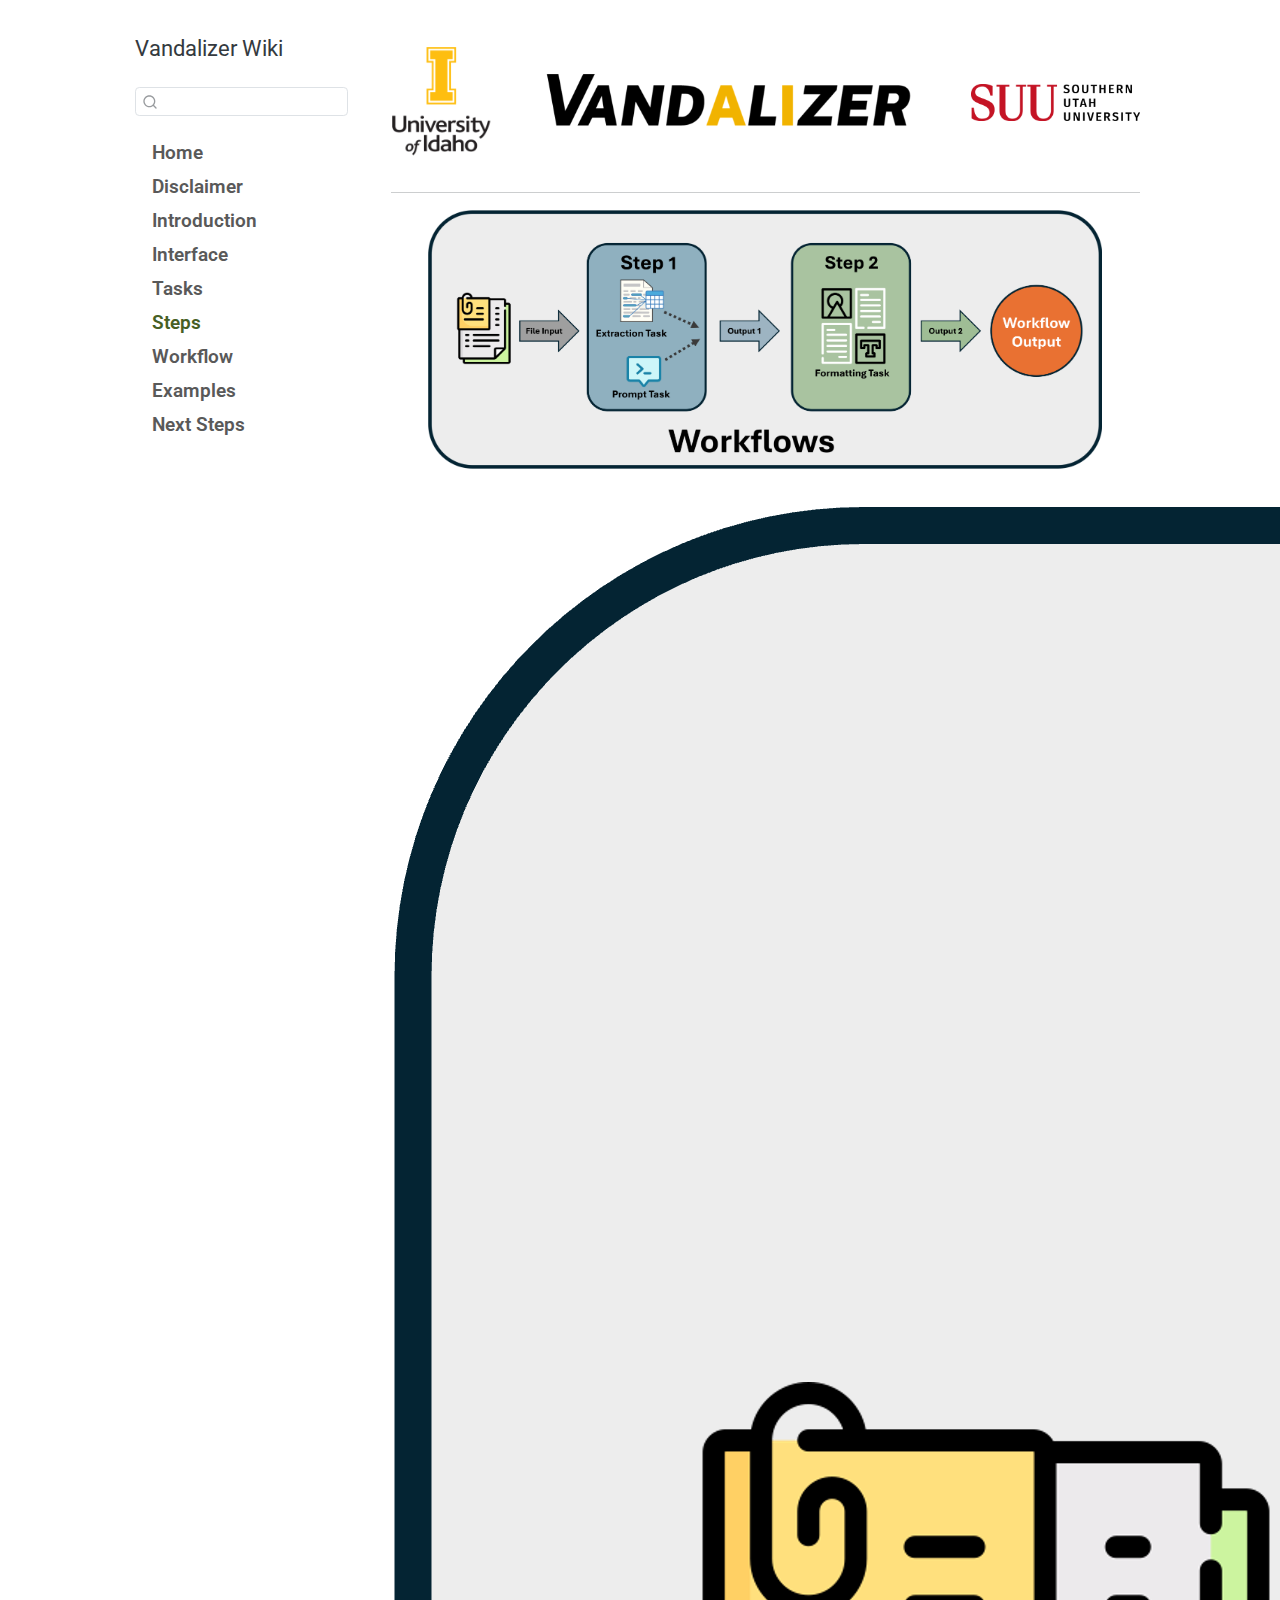
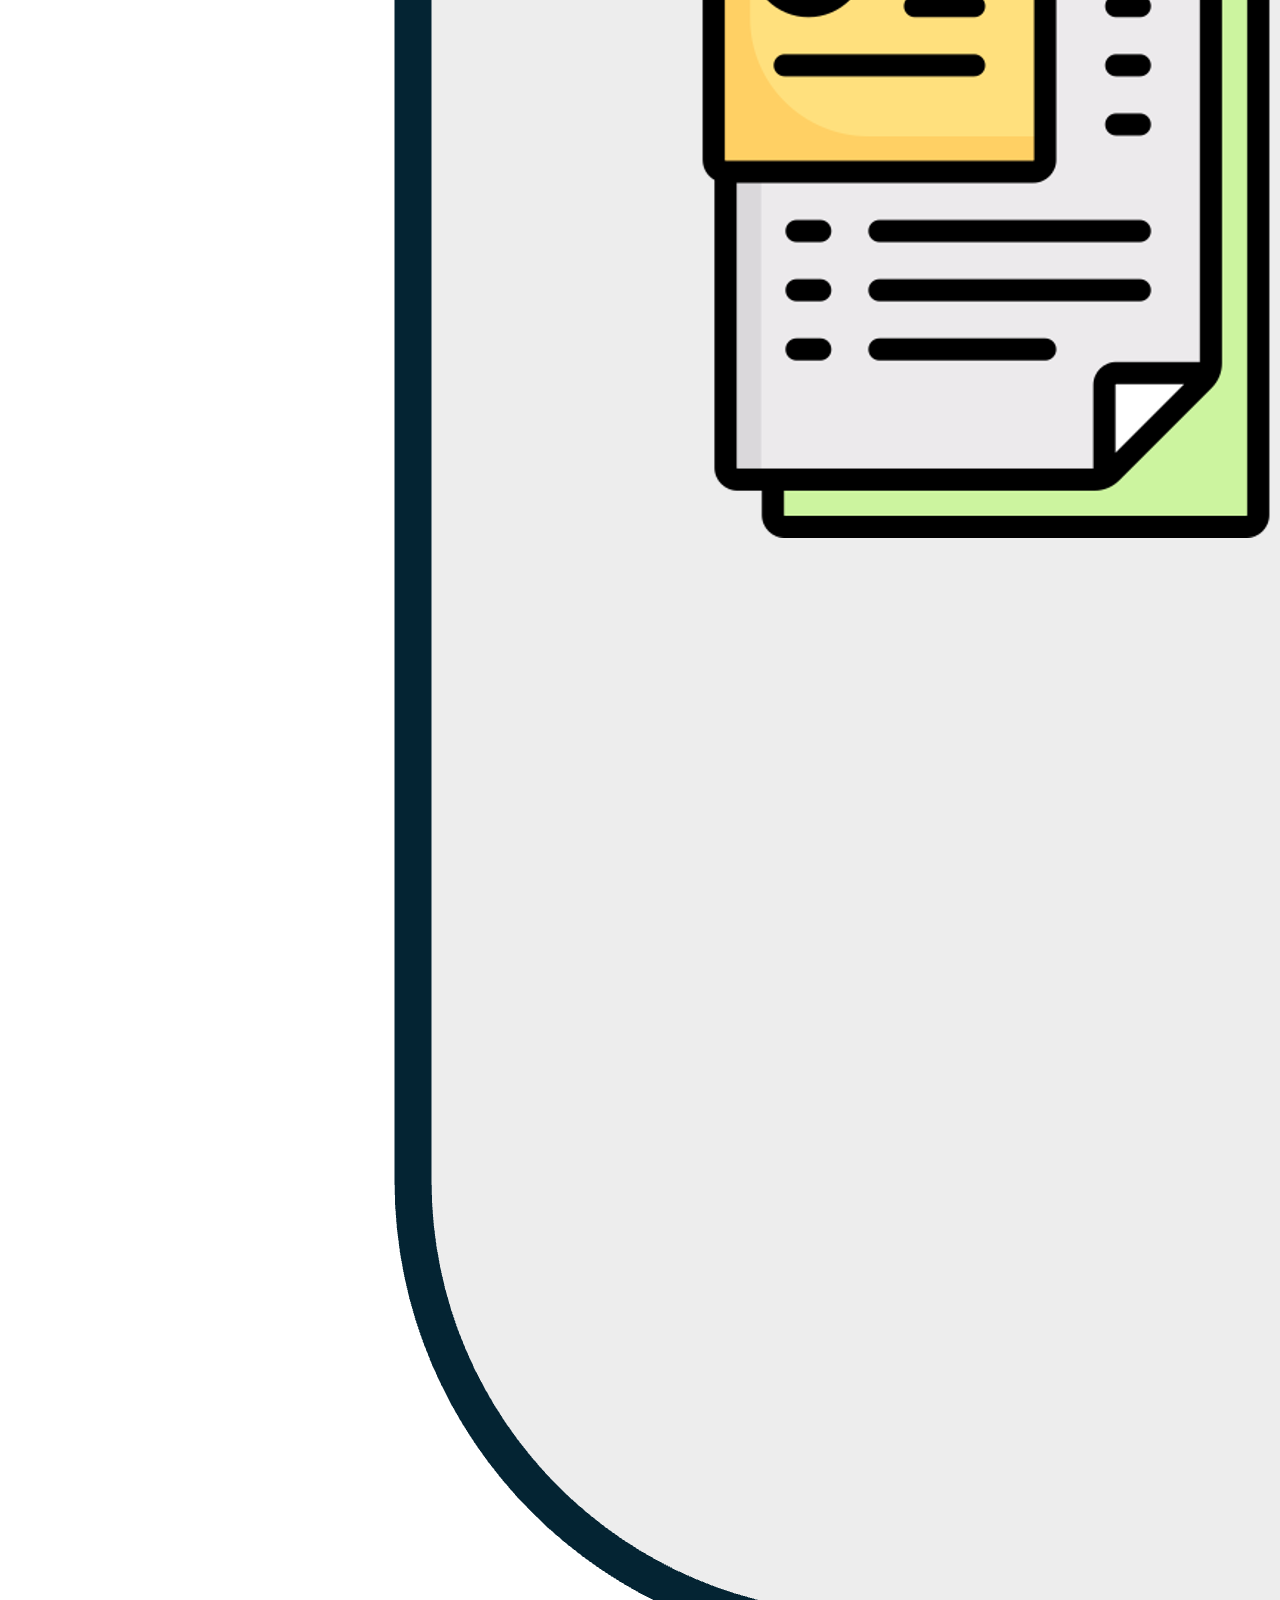
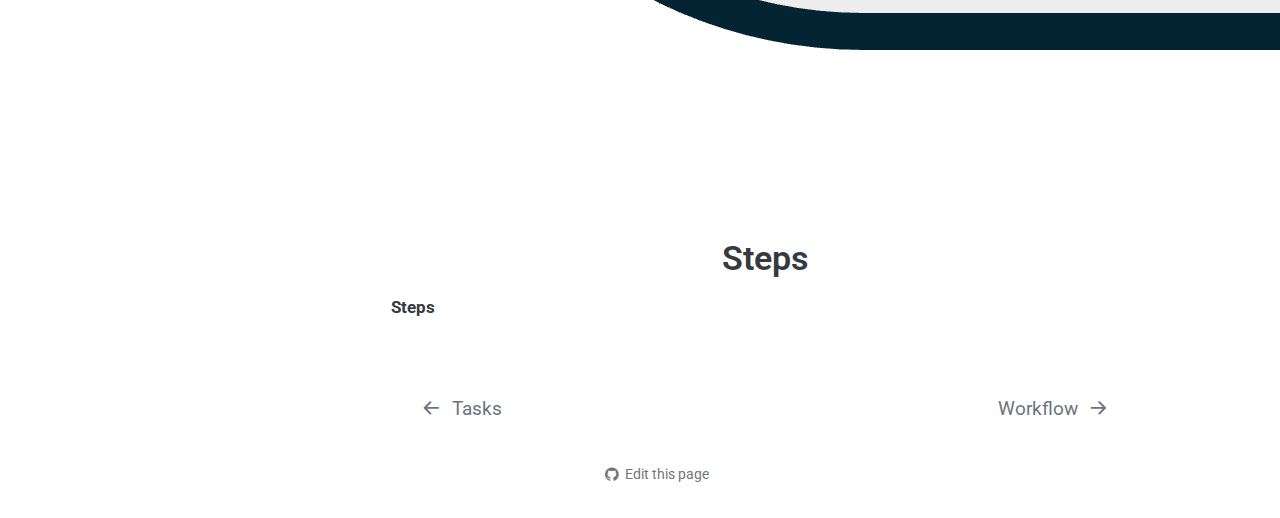
<file: docs/steps.html>
<!DOCTYPE html>
<html xmlns="http://www.w3.org/1999/xhtml" lang="en" xml:lang="en"><head>

<meta charset="utf-8">
<meta name="generator" content="quarto-1.7.31">

<meta name="viewport" content="width=device-width, initial-scale=1.0, user-scalable=yes">


<title>steps – Vandalizer Wiki</title>
<style>
code{white-space: pre-wrap;}
span.smallcaps{font-variant: small-caps;}
div.columns{display: flex; gap: min(4vw, 1.5em);}
div.column{flex: auto; overflow-x: auto;}
div.hanging-indent{margin-left: 1.5em; text-indent: -1.5em;}
ul.task-list{list-style: none;}
ul.task-list li input[type="checkbox"] {
  width: 0.8em;
  margin: 0 0.8em 0.2em -1em; /* quarto-specific, see https://github.com/quarto-dev/quarto-cli/issues/4556 */ 
  vertical-align: middle;
}
</style>


<script src="site_libs/quarto-nav/quarto-nav.js"></script>
<script src="site_libs/quarto-nav/headroom.min.js"></script>
<script src="site_libs/clipboard/clipboard.min.js"></script>
<script src="site_libs/quarto-search/autocomplete.umd.js"></script>
<script src="site_libs/quarto-search/fuse.min.js"></script>
<script src="site_libs/quarto-search/quarto-search.js"></script>
<meta name="quarto:offset" content="./">
<link href="./workflow.qmd" rel="next">
<link href="./tasks.html" rel="prev">
<script src="site_libs/quarto-html/quarto.js" type="module"></script>
<script src="site_libs/quarto-html/tabsets/tabsets.js" type="module"></script>
<script src="site_libs/quarto-html/popper.min.js"></script>
<script src="site_libs/quarto-html/tippy.umd.min.js"></script>
<script src="site_libs/quarto-html/anchor.min.js"></script>
<link href="site_libs/quarto-html/tippy.css" rel="stylesheet">
<link href="site_libs/quarto-html/quarto-syntax-highlighting-e1a5c8363afafaef2c763b6775fbf3ca.css" rel="stylesheet" id="quarto-text-highlighting-styles">
<script src="site_libs/bootstrap/bootstrap.min.js"></script>
<link href="site_libs/bootstrap/bootstrap-icons.css" rel="stylesheet">
<link href="site_libs/bootstrap/bootstrap-5bf7ca59d8cc7f7a8155307016a58e21.min.css" rel="stylesheet" append-hash="true" id="quarto-bootstrap" data-mode="light">
<script id="quarto-search-options" type="application/json">{
  "location": "sidebar",
  "copy-button": false,
  "collapse-after": 3,
  "panel-placement": "start",
  "type": "textbox",
  "limit": 50,
  "keyboard-shortcut": [
    "f",
    "/",
    "s"
  ],
  "show-item-context": false,
  "language": {
    "search-no-results-text": "No results",
    "search-matching-documents-text": "matching documents",
    "search-copy-link-title": "Copy link to search",
    "search-hide-matches-text": "Hide additional matches",
    "search-more-match-text": "more match in this document",
    "search-more-matches-text": "more matches in this document",
    "search-clear-button-title": "Clear",
    "search-text-placeholder": "",
    "search-detached-cancel-button-title": "Cancel",
    "search-submit-button-title": "Submit",
    "search-label": "Search"
  }
}</script>


<link rel="stylesheet" href="styles.css">
</head>

<body class="nav-sidebar floating fullcontent quarto-light">

<div id="quarto-search-results"></div>
  <header id="quarto-header" class="headroom fixed-top">
  <nav class="quarto-secondary-nav">
    <div class="container-fluid d-flex">
      <button type="button" class="quarto-btn-toggle btn" data-bs-toggle="collapse" role="button" data-bs-target=".quarto-sidebar-collapse-item" aria-controls="quarto-sidebar" aria-expanded="false" aria-label="Toggle sidebar navigation" onclick="if (window.quartoToggleHeadroom) { window.quartoToggleHeadroom(); }">
        <i class="bi bi-layout-text-sidebar-reverse"></i>
      </button>
        <nav class="quarto-page-breadcrumbs" aria-label="breadcrumb"><ol class="breadcrumb"><li class="breadcrumb-item"><a href="./steps.html">Steps</a></li></ol></nav>
        <a class="flex-grow-1" role="navigation" data-bs-toggle="collapse" data-bs-target=".quarto-sidebar-collapse-item" aria-controls="quarto-sidebar" aria-expanded="false" aria-label="Toggle sidebar navigation" onclick="if (window.quartoToggleHeadroom) { window.quartoToggleHeadroom(); }">      
        </a>
      <button type="button" class="btn quarto-search-button" aria-label="Search" onclick="window.quartoOpenSearch();">
        <i class="bi bi-search"></i>
      </button>
    </div>
  </nav>
</header>
<!-- content -->
<div id="quarto-content" class="quarto-container page-columns page-rows-contents page-layout-article">
<!-- sidebar -->
  <nav id="quarto-sidebar" class="sidebar collapse collapse-horizontal quarto-sidebar-collapse-item sidebar-navigation floating overflow-auto">
    <div class="pt-lg-2 mt-2 text-left sidebar-header">
    <div class="sidebar-title mb-0 py-0">
      <a href="./">Vandalizer Wiki</a> 
    </div>
      </div>
        <div class="mt-2 flex-shrink-0 align-items-center">
        <div class="sidebar-search">
        <div id="quarto-search" class="" title="Search"></div>
        </div>
        </div>
    <div class="sidebar-menu-container"> 
    <ul class="list-unstyled mt-1">
        <li class="sidebar-item">
  <div class="sidebar-item-container"> 
  <a href="./index.html" class="sidebar-item-text sidebar-link">
 <span class="menu-text">Home</span></a>
  </div>
</li>
        <li class="sidebar-item">
  <div class="sidebar-item-container"> 
  <a href="./disclaimer.html" class="sidebar-item-text sidebar-link">
 <span class="menu-text">Disclaimer</span></a>
  </div>
</li>
        <li class="sidebar-item">
  <div class="sidebar-item-container"> 
  <a href="./introduction.html" class="sidebar-item-text sidebar-link">
 <span class="menu-text">Introduction</span></a>
  </div>
</li>
        <li class="sidebar-item">
  <div class="sidebar-item-container"> 
  <a href="./interface.html" class="sidebar-item-text sidebar-link">
 <span class="menu-text">Interface</span></a>
  </div>
</li>
        <li class="sidebar-item">
  <div class="sidebar-item-container"> 
  <a href="./tasks.html" class="sidebar-item-text sidebar-link">
 <span class="menu-text">Tasks</span></a>
  </div>
</li>
        <li class="sidebar-item">
  <div class="sidebar-item-container"> 
  <a href="./steps.html" class="sidebar-item-text sidebar-link active">
 <span class="menu-text">Steps</span></a>
  </div>
</li>
        <li class="sidebar-item">
  <div class="sidebar-item-container"> 
  <a href="./workflow.qmd" class="sidebar-item-text sidebar-link">
 <span class="menu-text">Workflow</span></a>
  </div>
</li>
        <li class="sidebar-item">
  <div class="sidebar-item-container"> 
  <a href="./example.html" class="sidebar-item-text sidebar-link">
 <span class="menu-text">Examples</span></a>
  </div>
</li>
        <li class="sidebar-item">
  <div class="sidebar-item-container"> 
  <a href="./next-steps.html" class="sidebar-item-text sidebar-link">
 <span class="menu-text">Next Steps</span></a>
  </div>
</li>
    </ul>
    </div>
</nav>
<div id="quarto-sidebar-glass" class="quarto-sidebar-collapse-item" data-bs-toggle="collapse" data-bs-target=".quarto-sidebar-collapse-item"></div>
<!-- margin-sidebar -->
    
<!-- main -->
<main class="content" id="quarto-document-content"><header id="title-block-header" class="quarto-title-block"></header>




<div class="header-logos">
<div class="grid">
<div class="g-col-2 d-flex justify-content-center align-items-center">
<p><img src="images/uidaho_logo.png" class="img-fluid" width="100"></p>
</div>
<div class="g-col-7 d-flex justify-content-center align-items-center">
<p><img src="images/vandalizer_logo.png" class="img-fluid" width="500"></p>
</div>
<div class="g-col-3 d-flex justify-content-center align-items-center">
<p><img src="images/suu_logo.png" class="img-fluid" width="200"></p>
</div>
</div>
</div>
<hr>
<div class="text-center">
<img src="images/workflow.png" style="width:90%; cursor:pointer; margin-bottom:20px;" onclick="document.getElementById('lightbox').style.display='block'">
<div id="lightbox" class="lightbox" onclick="this.style.display='none'">
<p><img src="images/workflow.png"></p>
</div>
</div>
<section id="steps" class="level1 text-center">
<h1>Steps</h1>
</section>
<p><strong>Steps</strong></p>



</main> <!-- /main -->
<script id="quarto-html-after-body" type="application/javascript">
  window.document.addEventListener("DOMContentLoaded", function (event) {
    const icon = "";
    const anchorJS = new window.AnchorJS();
    anchorJS.options = {
      placement: 'right',
      icon: icon
    };
    anchorJS.add('.anchored');
    const isCodeAnnotation = (el) => {
      for (const clz of el.classList) {
        if (clz.startsWith('code-annotation-')) {                     
          return true;
        }
      }
      return false;
    }
    const onCopySuccess = function(e) {
      // button target
      const button = e.trigger;
      // don't keep focus
      button.blur();
      // flash "checked"
      button.classList.add('code-copy-button-checked');
      var currentTitle = button.getAttribute("title");
      button.setAttribute("title", "Copied!");
      let tooltip;
      if (window.bootstrap) {
        button.setAttribute("data-bs-toggle", "tooltip");
        button.setAttribute("data-bs-placement", "left");
        button.setAttribute("data-bs-title", "Copied!");
        tooltip = new bootstrap.Tooltip(button, 
          { trigger: "manual", 
            customClass: "code-copy-button-tooltip",
            offset: [0, -8]});
        tooltip.show();    
      }
      setTimeout(function() {
        if (tooltip) {
          tooltip.hide();
          button.removeAttribute("data-bs-title");
          button.removeAttribute("data-bs-toggle");
          button.removeAttribute("data-bs-placement");
        }
        button.setAttribute("title", currentTitle);
        button.classList.remove('code-copy-button-checked');
      }, 1000);
      // clear code selection
      e.clearSelection();
    }
    const getTextToCopy = function(trigger) {
        const codeEl = trigger.previousElementSibling.cloneNode(true);
        for (const childEl of codeEl.children) {
          if (isCodeAnnotation(childEl)) {
            childEl.remove();
          }
        }
        return codeEl.innerText;
    }
    const clipboard = new window.ClipboardJS('.code-copy-button:not([data-in-quarto-modal])', {
      text: getTextToCopy
    });
    clipboard.on('success', onCopySuccess);
    if (window.document.getElementById('quarto-embedded-source-code-modal')) {
      const clipboardModal = new window.ClipboardJS('.code-copy-button[data-in-quarto-modal]', {
        text: getTextToCopy,
        container: window.document.getElementById('quarto-embedded-source-code-modal')
      });
      clipboardModal.on('success', onCopySuccess);
    }
      var localhostRegex = new RegExp(/^(?:http|https):\/\/localhost\:?[0-9]*\//);
      var mailtoRegex = new RegExp(/^mailto:/);
        var filterRegex = new RegExp('/' + window.location.host + '/');
      var isInternal = (href) => {
          return filterRegex.test(href) || localhostRegex.test(href) || mailtoRegex.test(href);
      }
      // Inspect non-navigation links and adorn them if external
     var links = window.document.querySelectorAll('a[href]:not(.nav-link):not(.navbar-brand):not(.toc-action):not(.sidebar-link):not(.sidebar-item-toggle):not(.pagination-link):not(.no-external):not([aria-hidden]):not(.dropdown-item):not(.quarto-navigation-tool):not(.about-link)');
      for (var i=0; i<links.length; i++) {
        const link = links[i];
        if (!isInternal(link.href)) {
          // undo the damage that might have been done by quarto-nav.js in the case of
          // links that we want to consider external
          if (link.dataset.originalHref !== undefined) {
            link.href = link.dataset.originalHref;
          }
        }
      }
    function tippyHover(el, contentFn, onTriggerFn, onUntriggerFn) {
      const config = {
        allowHTML: true,
        maxWidth: 500,
        delay: 100,
        arrow: false,
        appendTo: function(el) {
            return el.parentElement;
        },
        interactive: true,
        interactiveBorder: 10,
        theme: 'quarto',
        placement: 'bottom-start',
      };
      if (contentFn) {
        config.content = contentFn;
      }
      if (onTriggerFn) {
        config.onTrigger = onTriggerFn;
      }
      if (onUntriggerFn) {
        config.onUntrigger = onUntriggerFn;
      }
      window.tippy(el, config); 
    }
    const noterefs = window.document.querySelectorAll('a[role="doc-noteref"]');
    for (var i=0; i<noterefs.length; i++) {
      const ref = noterefs[i];
      tippyHover(ref, function() {
        // use id or data attribute instead here
        let href = ref.getAttribute('data-footnote-href') || ref.getAttribute('href');
        try { href = new URL(href).hash; } catch {}
        const id = href.replace(/^#\/?/, "");
        const note = window.document.getElementById(id);
        if (note) {
          return note.innerHTML;
        } else {
          return "";
        }
      });
    }
    const xrefs = window.document.querySelectorAll('a.quarto-xref');
    const processXRef = (id, note) => {
      // Strip column container classes
      const stripColumnClz = (el) => {
        el.classList.remove("page-full", "page-columns");
        if (el.children) {
          for (const child of el.children) {
            stripColumnClz(child);
          }
        }
      }
      stripColumnClz(note)
      if (id === null || id.startsWith('sec-')) {
        // Special case sections, only their first couple elements
        const container = document.createElement("div");
        if (note.children && note.children.length > 2) {
          container.appendChild(note.children[0].cloneNode(true));
          for (let i = 1; i < note.children.length; i++) {
            const child = note.children[i];
            if (child.tagName === "P" && child.innerText === "") {
              continue;
            } else {
              container.appendChild(child.cloneNode(true));
              break;
            }
          }
          if (window.Quarto?.typesetMath) {
            window.Quarto.typesetMath(container);
          }
          return container.innerHTML
        } else {
          if (window.Quarto?.typesetMath) {
            window.Quarto.typesetMath(note);
          }
          return note.innerHTML;
        }
      } else {
        // Remove any anchor links if they are present
        const anchorLink = note.querySelector('a.anchorjs-link');
        if (anchorLink) {
          anchorLink.remove();
        }
        if (window.Quarto?.typesetMath) {
          window.Quarto.typesetMath(note);
        }
        if (note.classList.contains("callout")) {
          return note.outerHTML;
        } else {
          return note.innerHTML;
        }
      }
    }
    for (var i=0; i<xrefs.length; i++) {
      const xref = xrefs[i];
      tippyHover(xref, undefined, function(instance) {
        instance.disable();
        let url = xref.getAttribute('href');
        let hash = undefined; 
        if (url.startsWith('#')) {
          hash = url;
        } else {
          try { hash = new URL(url).hash; } catch {}
        }
        if (hash) {
          const id = hash.replace(/^#\/?/, "");
          const note = window.document.getElementById(id);
          if (note !== null) {
            try {
              const html = processXRef(id, note.cloneNode(true));
              instance.setContent(html);
            } finally {
              instance.enable();
              instance.show();
            }
          } else {
            // See if we can fetch this
            fetch(url.split('#')[0])
            .then(res => res.text())
            .then(html => {
              const parser = new DOMParser();
              const htmlDoc = parser.parseFromString(html, "text/html");
              const note = htmlDoc.getElementById(id);
              if (note !== null) {
                const html = processXRef(id, note);
                instance.setContent(html);
              } 
            }).finally(() => {
              instance.enable();
              instance.show();
            });
          }
        } else {
          // See if we can fetch a full url (with no hash to target)
          // This is a special case and we should probably do some content thinning / targeting
          fetch(url)
          .then(res => res.text())
          .then(html => {
            const parser = new DOMParser();
            const htmlDoc = parser.parseFromString(html, "text/html");
            const note = htmlDoc.querySelector('main.content');
            if (note !== null) {
              // This should only happen for chapter cross references
              // (since there is no id in the URL)
              // remove the first header
              if (note.children.length > 0 && note.children[0].tagName === "HEADER") {
                note.children[0].remove();
              }
              const html = processXRef(null, note);
              instance.setContent(html);
            } 
          }).finally(() => {
            instance.enable();
            instance.show();
          });
        }
      }, function(instance) {
      });
    }
        let selectedAnnoteEl;
        const selectorForAnnotation = ( cell, annotation) => {
          let cellAttr = 'data-code-cell="' + cell + '"';
          let lineAttr = 'data-code-annotation="' +  annotation + '"';
          const selector = 'span[' + cellAttr + '][' + lineAttr + ']';
          return selector;
        }
        const selectCodeLines = (annoteEl) => {
          const doc = window.document;
          const targetCell = annoteEl.getAttribute("data-target-cell");
          const targetAnnotation = annoteEl.getAttribute("data-target-annotation");
          const annoteSpan = window.document.querySelector(selectorForAnnotation(targetCell, targetAnnotation));
          const lines = annoteSpan.getAttribute("data-code-lines").split(",");
          const lineIds = lines.map((line) => {
            return targetCell + "-" + line;
          })
          let top = null;
          let height = null;
          let parent = null;
          if (lineIds.length > 0) {
              //compute the position of the single el (top and bottom and make a div)
              const el = window.document.getElementById(lineIds[0]);
              top = el.offsetTop;
              height = el.offsetHeight;
              parent = el.parentElement.parentElement;
            if (lineIds.length > 1) {
              const lastEl = window.document.getElementById(lineIds[lineIds.length - 1]);
              const bottom = lastEl.offsetTop + lastEl.offsetHeight;
              height = bottom - top;
            }
            if (top !== null && height !== null && parent !== null) {
              // cook up a div (if necessary) and position it 
              let div = window.document.getElementById("code-annotation-line-highlight");
              if (div === null) {
                div = window.document.createElement("div");
                div.setAttribute("id", "code-annotation-line-highlight");
                div.style.position = 'absolute';
                parent.appendChild(div);
              }
              div.style.top = top - 2 + "px";
              div.style.height = height + 4 + "px";
              div.style.left = 0;
              let gutterDiv = window.document.getElementById("code-annotation-line-highlight-gutter");
              if (gutterDiv === null) {
                gutterDiv = window.document.createElement("div");
                gutterDiv.setAttribute("id", "code-annotation-line-highlight-gutter");
                gutterDiv.style.position = 'absolute';
                const codeCell = window.document.getElementById(targetCell);
                const gutter = codeCell.querySelector('.code-annotation-gutter');
                gutter.appendChild(gutterDiv);
              }
              gutterDiv.style.top = top - 2 + "px";
              gutterDiv.style.height = height + 4 + "px";
            }
            selectedAnnoteEl = annoteEl;
          }
        };
        const unselectCodeLines = () => {
          const elementsIds = ["code-annotation-line-highlight", "code-annotation-line-highlight-gutter"];
          elementsIds.forEach((elId) => {
            const div = window.document.getElementById(elId);
            if (div) {
              div.remove();
            }
          });
          selectedAnnoteEl = undefined;
        };
          // Handle positioning of the toggle
      window.addEventListener(
        "resize",
        throttle(() => {
          elRect = undefined;
          if (selectedAnnoteEl) {
            selectCodeLines(selectedAnnoteEl);
          }
        }, 10)
      );
      function throttle(fn, ms) {
      let throttle = false;
      let timer;
        return (...args) => {
          if(!throttle) { // first call gets through
              fn.apply(this, args);
              throttle = true;
          } else { // all the others get throttled
              if(timer) clearTimeout(timer); // cancel #2
              timer = setTimeout(() => {
                fn.apply(this, args);
                timer = throttle = false;
              }, ms);
          }
        };
      }
        // Attach click handler to the DT
        const annoteDls = window.document.querySelectorAll('dt[data-target-cell]');
        for (const annoteDlNode of annoteDls) {
          annoteDlNode.addEventListener('click', (event) => {
            const clickedEl = event.target;
            if (clickedEl !== selectedAnnoteEl) {
              unselectCodeLines();
              const activeEl = window.document.querySelector('dt[data-target-cell].code-annotation-active');
              if (activeEl) {
                activeEl.classList.remove('code-annotation-active');
              }
              selectCodeLines(clickedEl);
              clickedEl.classList.add('code-annotation-active');
            } else {
              // Unselect the line
              unselectCodeLines();
              clickedEl.classList.remove('code-annotation-active');
            }
          });
        }
    const findCites = (el) => {
      const parentEl = el.parentElement;
      if (parentEl) {
        const cites = parentEl.dataset.cites;
        if (cites) {
          return {
            el,
            cites: cites.split(' ')
          };
        } else {
          return findCites(el.parentElement)
        }
      } else {
        return undefined;
      }
    };
    var bibliorefs = window.document.querySelectorAll('a[role="doc-biblioref"]');
    for (var i=0; i<bibliorefs.length; i++) {
      const ref = bibliorefs[i];
      const citeInfo = findCites(ref);
      if (citeInfo) {
        tippyHover(citeInfo.el, function() {
          var popup = window.document.createElement('div');
          citeInfo.cites.forEach(function(cite) {
            var citeDiv = window.document.createElement('div');
            citeDiv.classList.add('hanging-indent');
            citeDiv.classList.add('csl-entry');
            var biblioDiv = window.document.getElementById('ref-' + cite);
            if (biblioDiv) {
              citeDiv.innerHTML = biblioDiv.innerHTML;
            }
            popup.appendChild(citeDiv);
          });
          return popup.innerHTML;
        });
      }
    }
  });
  </script>
<nav class="page-navigation">
  <div class="nav-page nav-page-previous">
      <a href="./tasks.html" class="pagination-link" aria-label="Tasks">
        <i class="bi bi-arrow-left-short"></i> <span class="nav-page-text">Tasks</span>
      </a>          
  </div>
  <div class="nav-page nav-page-next">
      <a href="./workflow.qmd" class="pagination-link" aria-label="Workflow">
        <span class="nav-page-text">Workflow</span> <i class="bi bi-arrow-right-short"></i>
      </a>
  </div>
</nav>
</div> <!-- /content -->




<footer class="footer"><div class="nav-footer"><div class="nav-footer-center"><div class="toc-actions"><ul><li><a href="https://github.com/nate-layman/vandalizer-manual/edit/main/steps.qmd" class="toc-action"><i class="bi bi-github"></i>Edit this page</a></li></ul></div></div></div></footer></body></html>
</file>
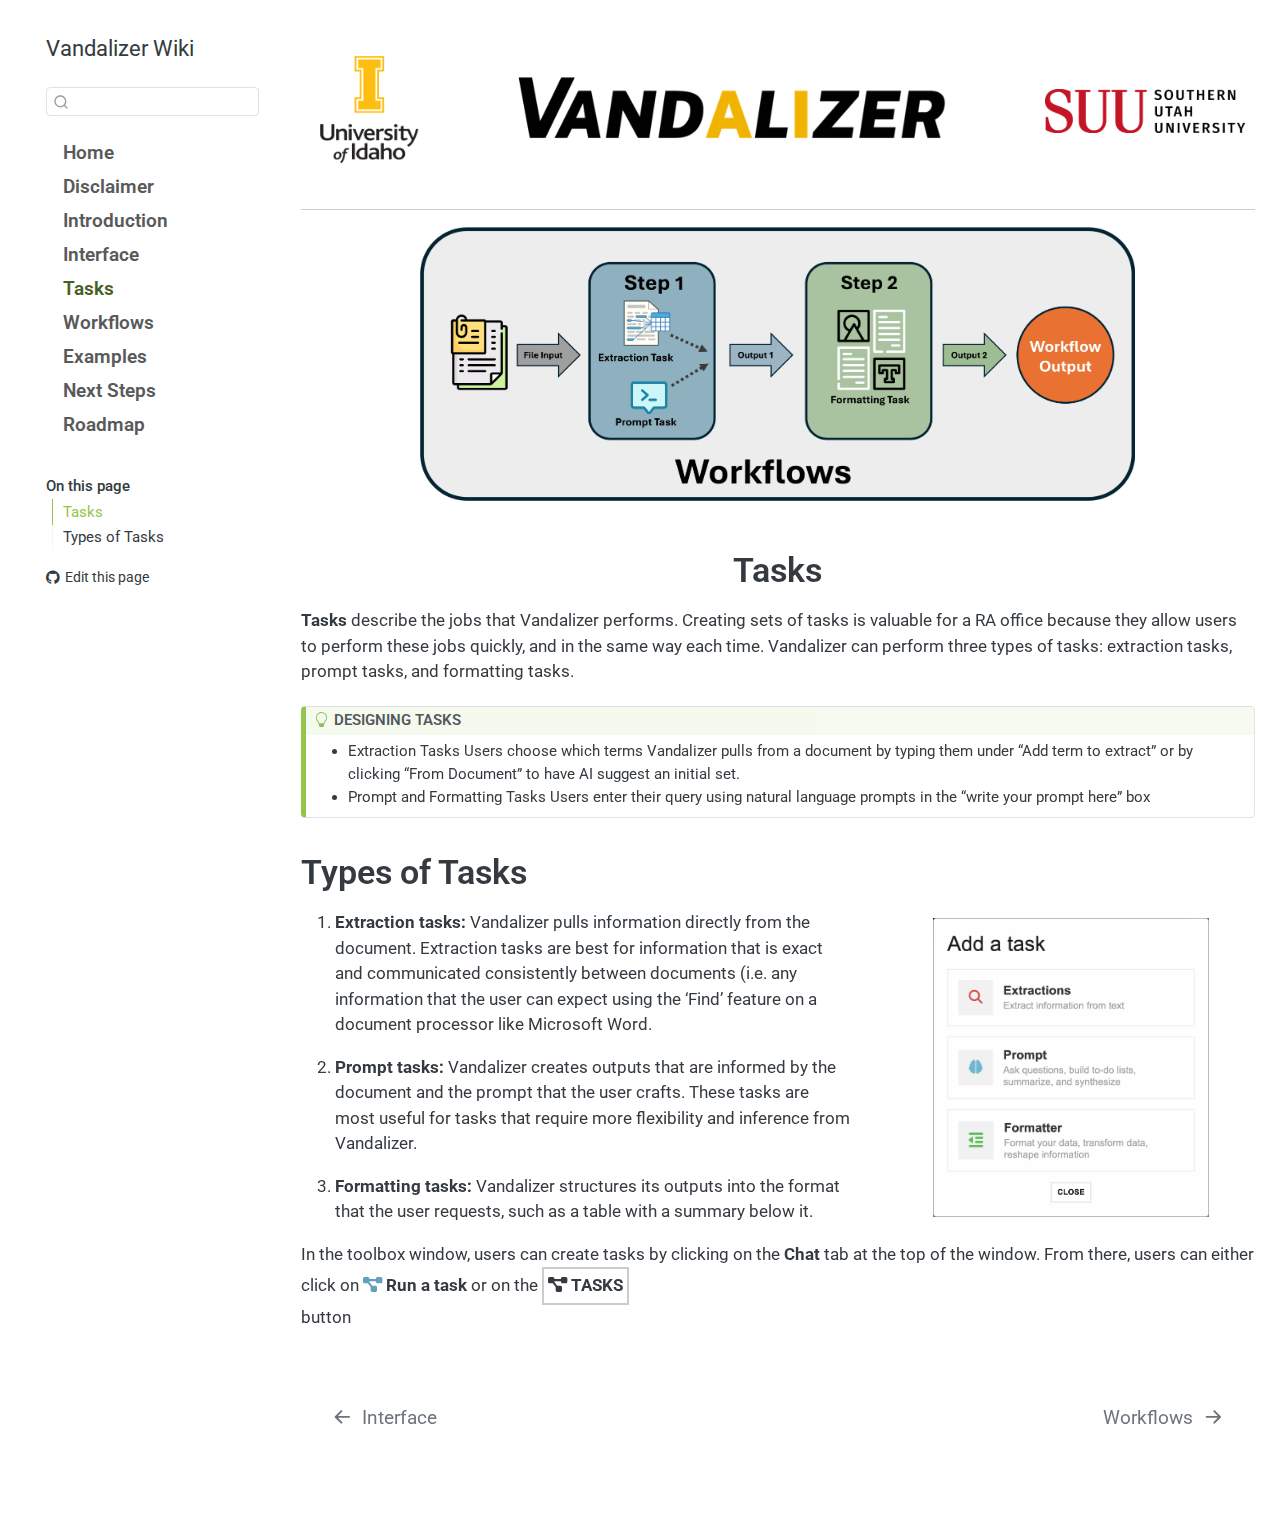
<file: docs/tasks.html>
<!DOCTYPE html>
<html xmlns="http://www.w3.org/1999/xhtml" lang="en" xml:lang="en"><head>

<meta charset="utf-8">
<meta name="generator" content="quarto-1.7.31">

<meta name="viewport" content="width=device-width, initial-scale=1.0, user-scalable=yes">


<title>tasks – Vandalizer Wiki</title>
<style>
code{white-space: pre-wrap;}
span.smallcaps{font-variant: small-caps;}
div.columns{display: flex; gap: min(4vw, 1.5em);}
div.column{flex: auto; overflow-x: auto;}
div.hanging-indent{margin-left: 1.5em; text-indent: -1.5em;}
ul.task-list{list-style: none;}
ul.task-list li input[type="checkbox"] {
  width: 0.8em;
  margin: 0 0.8em 0.2em -1em; /* quarto-specific, see https://github.com/quarto-dev/quarto-cli/issues/4556 */ 
  vertical-align: middle;
}
</style>


<script src="site_libs/quarto-nav/quarto-nav.js"></script>
<script src="site_libs/quarto-nav/headroom.min.js"></script>
<script src="site_libs/clipboard/clipboard.min.js"></script>
<script src="site_libs/quarto-search/autocomplete.umd.js"></script>
<script src="site_libs/quarto-search/fuse.min.js"></script>
<script src="site_libs/quarto-search/quarto-search.js"></script>
<meta name="quarto:offset" content="./">
<link href="./workflows.html" rel="next">
<link href="./interface.html" rel="prev">
<script src="site_libs/quarto-html/quarto.js" type="module"></script>
<script src="site_libs/quarto-html/tabsets/tabsets.js" type="module"></script>
<script src="site_libs/quarto-html/popper.min.js"></script>
<script src="site_libs/quarto-html/tippy.umd.min.js"></script>
<script src="site_libs/quarto-html/anchor.min.js"></script>
<link href="site_libs/quarto-html/tippy.css" rel="stylesheet">
<link href="site_libs/quarto-html/quarto-syntax-highlighting-e1a5c8363afafaef2c763b6775fbf3ca.css" rel="stylesheet" id="quarto-text-highlighting-styles">
<script src="site_libs/bootstrap/bootstrap.min.js"></script>
<link href="site_libs/bootstrap/bootstrap-icons.css" rel="stylesheet">
<link href="site_libs/bootstrap/bootstrap-5bf7ca59d8cc7f7a8155307016a58e21.min.css" rel="stylesheet" append-hash="true" id="quarto-bootstrap" data-mode="light">
<link href="site_libs/quarto-contrib/fontawesome6-1.2.0/all.min.css" rel="stylesheet">
<link href="site_libs/quarto-contrib/fontawesome6-1.2.0/latex-fontsize.css" rel="stylesheet">
<script id="quarto-search-options" type="application/json">{
  "location": "sidebar",
  "copy-button": false,
  "collapse-after": 3,
  "panel-placement": "start",
  "type": "textbox",
  "limit": 50,
  "keyboard-shortcut": [
    "f",
    "/",
    "s"
  ],
  "show-item-context": false,
  "language": {
    "search-no-results-text": "No results",
    "search-matching-documents-text": "matching documents",
    "search-copy-link-title": "Copy link to search",
    "search-hide-matches-text": "Hide additional matches",
    "search-more-match-text": "more match in this document",
    "search-more-matches-text": "more matches in this document",
    "search-clear-button-title": "Clear",
    "search-text-placeholder": "",
    "search-detached-cancel-button-title": "Cancel",
    "search-submit-button-title": "Submit",
    "search-label": "Search"
  }
}</script>


<link rel="stylesheet" href="styles.css">
</head>

<body class="nav-sidebar floating quarto-light">

<div id="quarto-search-results"></div>
  <header id="quarto-header" class="headroom fixed-top">
  <nav class="quarto-secondary-nav">
    <div class="container-fluid d-flex">
      <button type="button" class="quarto-btn-toggle btn" data-bs-toggle="collapse" role="button" data-bs-target=".quarto-sidebar-collapse-item" aria-controls="quarto-sidebar" aria-expanded="false" aria-label="Toggle sidebar navigation" onclick="if (window.quartoToggleHeadroom) { window.quartoToggleHeadroom(); }">
        <i class="bi bi-layout-text-sidebar-reverse"></i>
      </button>
        <nav class="quarto-page-breadcrumbs" aria-label="breadcrumb"><ol class="breadcrumb"><li class="breadcrumb-item"><a href="./tasks.html">Tasks</a></li></ol></nav>
        <a class="flex-grow-1" role="navigation" data-bs-toggle="collapse" data-bs-target=".quarto-sidebar-collapse-item" aria-controls="quarto-sidebar" aria-expanded="false" aria-label="Toggle sidebar navigation" onclick="if (window.quartoToggleHeadroom) { window.quartoToggleHeadroom(); }">      
        </a>
      <button type="button" class="btn quarto-search-button" aria-label="Search" onclick="window.quartoOpenSearch();">
        <i class="bi bi-search"></i>
      </button>
    </div>
  </nav>
</header>
<!-- content -->
<div id="quarto-content" class="quarto-container page-columns page-rows-contents page-layout-full">
<!-- sidebar -->
  <nav id="quarto-sidebar" class="sidebar collapse collapse-horizontal quarto-sidebar-collapse-item sidebar-navigation floating overflow-auto">
    <div class="pt-lg-2 mt-2 text-left sidebar-header">
    <div class="sidebar-title mb-0 py-0">
      <a href="./">Vandalizer Wiki</a> 
    </div>
      </div>
        <div class="mt-2 flex-shrink-0 align-items-center">
        <div class="sidebar-search">
        <div id="quarto-search" class="" title="Search"></div>
        </div>
        </div>
    <div class="sidebar-menu-container"> 
    <ul class="list-unstyled mt-1">
        <li class="sidebar-item">
  <div class="sidebar-item-container"> 
  <a href="./index.html" class="sidebar-item-text sidebar-link">
 <span class="menu-text">Home</span></a>
  </div>
</li>
        <li class="sidebar-item">
  <div class="sidebar-item-container"> 
  <a href="./disclaimer.html" class="sidebar-item-text sidebar-link">
 <span class="menu-text">Disclaimer</span></a>
  </div>
</li>
        <li class="sidebar-item">
  <div class="sidebar-item-container"> 
  <a href="./introduction.html" class="sidebar-item-text sidebar-link">
 <span class="menu-text">Introduction</span></a>
  </div>
</li>
        <li class="sidebar-item">
  <div class="sidebar-item-container"> 
  <a href="./interface.html" class="sidebar-item-text sidebar-link">
 <span class="menu-text">Interface</span></a>
  </div>
</li>
        <li class="sidebar-item">
  <div class="sidebar-item-container"> 
  <a href="./tasks.html" class="sidebar-item-text sidebar-link active">
 <span class="menu-text">Tasks</span></a>
  </div>
</li>
        <li class="sidebar-item">
  <div class="sidebar-item-container"> 
  <a href="./workflows.html" class="sidebar-item-text sidebar-link">
 <span class="menu-text">Workflows</span></a>
  </div>
</li>
        <li class="sidebar-item">
  <div class="sidebar-item-container"> 
  <a href="./example.html" class="sidebar-item-text sidebar-link">
 <span class="menu-text">Examples</span></a>
  </div>
</li>
        <li class="sidebar-item">
  <div class="sidebar-item-container"> 
  <a href="./next-steps.html" class="sidebar-item-text sidebar-link">
 <span class="menu-text">Next Steps</span></a>
  </div>
</li>
        <li class="sidebar-item">
  <div class="sidebar-item-container"> 
  <a href="./roadmap.html" class="sidebar-item-text sidebar-link">
 <span class="menu-text">Roadmap</span></a>
  </div>
</li>
    </ul>
    </div>
    <nav id="TOC" role="doc-toc" class="toc-active">
    <h2 id="toc-title">On this page</h2>
   
  <ul>
  <li><a href="#tasks" id="toc-tasks" class="nav-link active" data-scroll-target="#tasks">Tasks</a></li>
  <li><a href="#types-of-tasks" id="toc-types-of-tasks" class="nav-link" data-scroll-target="#types-of-tasks">Types of Tasks</a></li>
  </ul>
<div class="toc-actions"><ul><li><a href="https://github.com/nate-layman/vandalizer-manual/edit/main/tasks.qmd" class="toc-action"><i class="bi bi-github"></i>Edit this page</a></li></ul></div></nav>
</nav>
<div id="quarto-sidebar-glass" class="quarto-sidebar-collapse-item" data-bs-toggle="collapse" data-bs-target=".quarto-sidebar-collapse-item"></div>
<!-- margin-sidebar -->
    <div id="quarto-margin-sidebar" class="sidebar margin-sidebar zindex-bottom">
    </div>
<!-- main -->
<main class="content column-page-right" id="quarto-document-content"><header id="title-block-header" class="quarto-title-block"></header>




<div class="header-logos">
<div class="grid">
<div class="g-col-2 d-flex justify-content-center align-items-center">
<p><img src="images/uidaho_logo.png" class="img-fluid" width="100"></p>
</div>
<div class="g-col-7 d-flex justify-content-center align-items-center">
<p><img src="images/vandalizer_logo.png" class="img-fluid" width="500"></p>
</div>
<div class="g-col-3 d-flex justify-content-center align-items-center">
<p><img src="images/suu_logo.png" class="img-fluid" width="200"></p>
</div>
</div>
</div>
<hr>
<div class="text-center">
<p><img src="images/workflow.png" class="popup-image img-fluid" style="width:75.0%" onclick="toggleImage(this)"></p>
</div>
<section id="tasks" class="level1 text-center">
<h1>Tasks</h1>
</section>
<p><strong>Tasks</strong> describe the jobs that Vandalizer performs. Creating sets of tasks is valuable for a RA office because they allow users to perform these jobs quickly, and in the same way each time. Vandalizer can perform three types of tasks: extraction tasks, prompt tasks, and formatting tasks.</p>
<div class="callout callout-style-default callout-tip callout-titled">
<div class="callout-header d-flex align-content-center">
<div class="callout-icon-container">
<i class="callout-icon"></i>
</div>
<div class="callout-title-container flex-fill">
DESIGNING TASKS
</div>
</div>
<div class="callout-body-container callout-body">
<ul>
<li>Extraction Tasks Users choose which terms Vandalizer pulls from a document by typing them under “Add term to extract” or by clicking “From Document” to have AI suggest an initial set.</li>
<li>Prompt and Formatting Tasks Users enter their query using natural language prompts in the “write your prompt here” box</li>
</ul>
</div>
</div>
<section id="types-of-tasks" class="level1">
<h1>Types of Tasks</h1>
<div style="display: flex; align-items: center; gap: 2rem;">
<div style="flex: 3;">
<ol type="1">
<li><p><strong>Extraction tasks:</strong> Vandalizer pulls information directly from the document. Extraction tasks are best for information that is exact and communicated consistently between documents (i.e.&nbsp;any information that the user can expect using the ‘Find’ feature on a document processor like Microsoft Word.</p></li>
<li><p><strong>Prompt tasks:</strong> Vandalizer creates outputs that are informed by the document and the prompt that the user crafts. These tasks are most useful for tasks that require more flexibility and inference from Vandalizer.</p></li>
<li><p><strong>Formatting tasks:</strong> Vandalizer structures its outputs into the format that the user requests, such as a table with a summary below it.</p></li>
</ol>
</div>
<div style="flex: 2; text-align: center; display: flex; align-items: center; justify-content: center;">
<p><img src="images/tasks.png" class="popup-image img-fluid" style="width:75.0%" onclick="toggleImage(this)"></p>
</div>
</div>
In the toolbox window, users can create tasks by clicking on the <strong>Chat</strong> tab at the top of the window. From there, users can either click on <span style="color: #2c7eaabc;"><i class="fa-solid fa-diagram-project" aria-label="diagram-project"></i></span> <strong>Run a task</strong> or on the
<div style="border: 2px solid #ccc; padding: 4px; display: inline-block;">
<i class="fa-solid fa-diagram-project" aria-label="diagram-project"></i> <strong>TASKS</strong>
</div>
<p>button</p>


</section>

</main> <!-- /main -->
<script>
function toggleImage(img) {
if (img.classList.contains('enlarged')) {
// Restore to original position and size
 img.style.position = '';
 img.style.top = '';
 img.style.left = '';
 img.style.transform = '';
 img.style.zIndex = '';
 img.style.boxShadow = '';
 img.style.maxWidth = '';
 img.style.maxHeight = '';
 img.style.width = '';
 img.style.height = '';
 img.classList.remove('enlarged');
// Restore original width
if (img.dataset.originalWidth) {
 img.style.width = img.dataset.originalWidth;
 }
// Move back to original parent
if (img.dataset.originalParent) {
const originalParent = document.querySelector(`[data-original-id="${img.dataset.originalParent}"]`);
if (originalParent) {
 originalParent.appendChild(img);
 }
 }
// Clean up
delete img.dataset.originalParent;
delete img.dataset.originalWidth;
 } else {
// Store original width
 img.dataset.originalWidth = img.style.width || '';
// Store reference to original parent
const originalParent = img.parentElement;
 originalParent.setAttribute('data-original-id', Date.now());
 img.dataset.originalParent = originalParent.getAttribute('data-original-id');
// Enlarge and move to body level with viewport constraints
 img.style.position = 'fixed';
 img.style.top = '50%';
 img.style.left = '50%';
 img.style.transform = 'translate(-50%, -50%)';
 img.style.maxWidth = '90vw';
 img.style.maxHeight = '90vh';
 img.style.width = 'auto';
 img.style.height = 'auto';
 img.style.zIndex = '2147483647';
 img.style.boxShadow = '0 10px 30px rgba(0,0,0,0.5)';
 img.classList.add('enlarged');
 document.body.appendChild(img);
 }
}

// === ROADMAP FUNCTIONALITY ===
// Only load Plotly on roadmap page to avoid conflicts
if (document.getElementById('roadmap-summary')) {
  // Load Plotly.js dynamically
  const script = document.createElement('script');
  script.src = 'https://cdn.plot.ly/plotly-latest.min.js';
  script.onload = function() {
    initializeRoadmap();
  };
  document.head.appendChild(script);
}

function initializeRoadmap() {
  // Function to create summary statistics
  function createSummary(issues) {
    const totalIssues = issues.length;
    const uniqueLabels = new Set();
    let totalLabels = 0;
    
    issues.forEach(issue => {
      const labels = issue.labels || [];
      labels.forEach(label => {
        uniqueLabels.add(label);
        totalLabels++;
      });
    });
    
    const avgLabelsPerIssue = totalIssues > 0 ? (totalLabels / totalIssues).toFixed(1) : 0;
    
    return {
      totalIssues,
      uniqueLabels: uniqueLabels.size,
      avgLabelsPerIssue
    };
  }

  // Function to count issues by creation date
  function countIssuesByDate(issues) {
    const dateCounts = {};
    
    issues.forEach(issue => {
      const date = new Date(issue.created_at).toISOString().split('T')[0]; // YYYY-MM-DD
      dateCounts[date] = (dateCounts[date] || 0) + 1;
    });
    
    // Sort dates
    const sortedDates = Object.keys(dateCounts).sort();
    const counts = sortedDates.map(date => dateCounts[date]);
    
    return { dates: sortedDates, counts };
  }

  // Function to create timeline chart
  function createTimelineChart(dateData) {
    if (dateData.dates.length === 0) {
      document.getElementById('roadmap-timeline-chart').innerHTML = '<p>No date data available</p>';
      return;
    }
    
    const data = [{
      type: 'scatter',
      mode: 'lines+markers',
      x: dateData.dates,
      y: dateData.counts,
      marker: {
        color: '#4ECDC4',
        size: 6
      },
      line: {
        color: '#4ECDC4',
        width: 2
      },
      hovertemplate: '<b>%{x}</b><br>' +
                     'Issues created: %{y}<br>' +
                     '<extra></extra>'
    }];
    
    const layout = {
      title: 'Issues Created Over Time',
      xaxis: { 
        title: 'Date',
        type: 'date'
      },
      yaxis: { 
        title: 'Number of Issues Created'
      },
      margin: { t: 60, b: 80, l: 60, r: 40 }
    };
    
    const config = { displayModeBar: false };
    
    Plotly.newPlot('roadmap-timeline-chart', data, layout, config);
  }

  // Function to count label frequency
  function countLabels(issues) {
    const labelCounts = {};
    
    issues.forEach(issue => {
      const labels = issue.labels || [];
      labels.forEach(label => {
        labelCounts[label] = (labelCounts[label] || 0) + 1;
      });
    });
    
    return labelCounts;
  }

  // Function to create pie chart
  function createPieChart(labelCounts) {
    const labels = Object.keys(labelCounts);
    const counts = Object.values(labelCounts);
    
    if (labels.length === 0) {
      document.getElementById('roadmap-pie-chart').innerHTML = '<p>No labels found</p>';
      return;
    }
    
    const data = [{
      type: 'pie',
      labels: labels,
      values: counts,
      hovertemplate: '<b>%{label}</b><br>' +
                     'Issues: %{value}<br>' +
                     'Percentage: %{percent}<br>' +
                     '<extra></extra>'
    }];
    
    const layout = {
      title: 'Issue Distribution by Label',
      margin: { t: 60, b: 40, l: 40, r: 40 }
    };
    
    const config = { displayModeBar: false };
    
    Plotly.newPlot('roadmap-pie-chart', data, layout, config);
  }

  // Function to create bar chart
  function createBarChart(labelCounts) {
    const labels = Object.keys(labelCounts);
    const counts = Object.values(labelCounts);
    
    if (labels.length === 0) {
      document.getElementById('roadmap-bar-chart').innerHTML = '<p>No labels found</p>';
      return;
    }
    
    const data = [{
      type: 'bar',
      x: labels,
      y: counts,
      marker: {
        color: '#4ECDC4'
      }
    }];
    
    const layout = {
      title: 'Issue Count by Label',
      xaxis: { title: 'Labels' },
      yaxis: { title: 'Number of Issues' },
      margin: { t: 60, b: 100, l: 60, r: 40 }
    };
    
    const config = { displayModeBar: false };
    
    Plotly.newPlot('roadmap-bar-chart', data, layout, config);
  }

  // Load and process data
  async function loadRoadmapData() {
    try {
      const response = await fetch('data/issues.json');
      const issues = await response.json();
      
      if (issues.length === 0) {
        document.getElementById('roadmap-summary').innerHTML = '<p>No issues data available</p>';
        document.getElementById('roadmap-timeline-chart').innerHTML = '<p>No issues data available</p>';
        document.getElementById('roadmap-pie-chart').innerHTML = '<p>No issues data available</p>';
        document.getElementById('roadmap-bar-chart').innerHTML = '<p>No issues data available</p>';
        return;
      }
      
      // Create summary
      const summary = createSummary(issues);
      document.getElementById('roadmap-summary').innerHTML = `
        <div style="display: grid; grid-template-columns: repeat(auto-fit, minmax(200px, 1fr)); gap: 20px; margin-bottom: 20px;">
          <div style="text-align: center; padding: 15px; background: #f8f9fa; border-radius: 8px;">
            <h3 style="margin: 0; color: #4ECDC4;">${summary.totalIssues}</h3>
            <p style="margin: 5px 0 0 0;">Open Issues</p>
          </div>
          <div style="text-align: center; padding: 15px; background: #f8f9fa; border-radius: 8px;">
            <h3 style="margin: 0; color: #4ECDC4;">${summary.uniqueLabels}</h3>
            <p style="margin: 5px 0 0 0;">Unique Labels</p>
          </div>
          <div style="text-align: center; padding: 15px; background: #f8f9fa; border-radius: 8px;">
            <h3 style="margin: 0; color: #4ECDC4;">${summary.avgLabelsPerIssue}</h3>
            <p style="margin: 5px 0 0 0;">Avg Labels per Issue</p>
          </div>
        </div>
      `;
      
      // Create timeline chart
      const dateData = countIssuesByDate(issues);
      createTimelineChart(dateData);
      
      // Create label charts
      const labelCounts = countLabels(issues);
      createPieChart(labelCounts);
      createBarChart(labelCounts);
      
    } catch (error) {
      console.error('Error loading issues data:', error);
      document.getElementById('roadmap-summary').innerHTML = '<p>Error loading issue data</p>';
      document.getElementById('roadmap-timeline-chart').innerHTML = '<p>Could not load chart</p>';
      document.getElementById('roadmap-pie-chart').innerHTML = '<p>Could not load chart</p>';
      document.getElementById('roadmap-bar-chart').innerHTML = '<p>Could not load chart</p>';
    }
  }

  // Load roadmap data
  loadRoadmapData();
}
</script>
<script id="quarto-html-after-body" type="application/javascript">
  window.document.addEventListener("DOMContentLoaded", function (event) {
    const icon = "";
    const anchorJS = new window.AnchorJS();
    anchorJS.options = {
      placement: 'right',
      icon: icon
    };
    anchorJS.add('.anchored');
    const isCodeAnnotation = (el) => {
      for (const clz of el.classList) {
        if (clz.startsWith('code-annotation-')) {                     
          return true;
        }
      }
      return false;
    }
    const onCopySuccess = function(e) {
      // button target
      const button = e.trigger;
      // don't keep focus
      button.blur();
      // flash "checked"
      button.classList.add('code-copy-button-checked');
      var currentTitle = button.getAttribute("title");
      button.setAttribute("title", "Copied!");
      let tooltip;
      if (window.bootstrap) {
        button.setAttribute("data-bs-toggle", "tooltip");
        button.setAttribute("data-bs-placement", "left");
        button.setAttribute("data-bs-title", "Copied!");
        tooltip = new bootstrap.Tooltip(button, 
          { trigger: "manual", 
            customClass: "code-copy-button-tooltip",
            offset: [0, -8]});
        tooltip.show();    
      }
      setTimeout(function() {
        if (tooltip) {
          tooltip.hide();
          button.removeAttribute("data-bs-title");
          button.removeAttribute("data-bs-toggle");
          button.removeAttribute("data-bs-placement");
        }
        button.setAttribute("title", currentTitle);
        button.classList.remove('code-copy-button-checked');
      }, 1000);
      // clear code selection
      e.clearSelection();
    }
    const getTextToCopy = function(trigger) {
        const codeEl = trigger.previousElementSibling.cloneNode(true);
        for (const childEl of codeEl.children) {
          if (isCodeAnnotation(childEl)) {
            childEl.remove();
          }
        }
        return codeEl.innerText;
    }
    const clipboard = new window.ClipboardJS('.code-copy-button:not([data-in-quarto-modal])', {
      text: getTextToCopy
    });
    clipboard.on('success', onCopySuccess);
    if (window.document.getElementById('quarto-embedded-source-code-modal')) {
      const clipboardModal = new window.ClipboardJS('.code-copy-button[data-in-quarto-modal]', {
        text: getTextToCopy,
        container: window.document.getElementById('quarto-embedded-source-code-modal')
      });
      clipboardModal.on('success', onCopySuccess);
    }
      var localhostRegex = new RegExp(/^(?:http|https):\/\/localhost\:?[0-9]*\//);
      var mailtoRegex = new RegExp(/^mailto:/);
        var filterRegex = new RegExp('/' + window.location.host + '/');
      var isInternal = (href) => {
          return filterRegex.test(href) || localhostRegex.test(href) || mailtoRegex.test(href);
      }
      // Inspect non-navigation links and adorn them if external
     var links = window.document.querySelectorAll('a[href]:not(.nav-link):not(.navbar-brand):not(.toc-action):not(.sidebar-link):not(.sidebar-item-toggle):not(.pagination-link):not(.no-external):not([aria-hidden]):not(.dropdown-item):not(.quarto-navigation-tool):not(.about-link)');
      for (var i=0; i<links.length; i++) {
        const link = links[i];
        if (!isInternal(link.href)) {
          // undo the damage that might have been done by quarto-nav.js in the case of
          // links that we want to consider external
          if (link.dataset.originalHref !== undefined) {
            link.href = link.dataset.originalHref;
          }
        }
      }
    function tippyHover(el, contentFn, onTriggerFn, onUntriggerFn) {
      const config = {
        allowHTML: true,
        maxWidth: 500,
        delay: 100,
        arrow: false,
        appendTo: function(el) {
            return el.parentElement;
        },
        interactive: true,
        interactiveBorder: 10,
        theme: 'quarto',
        placement: 'bottom-start',
      };
      if (contentFn) {
        config.content = contentFn;
      }
      if (onTriggerFn) {
        config.onTrigger = onTriggerFn;
      }
      if (onUntriggerFn) {
        config.onUntrigger = onUntriggerFn;
      }
      window.tippy(el, config); 
    }
    const noterefs = window.document.querySelectorAll('a[role="doc-noteref"]');
    for (var i=0; i<noterefs.length; i++) {
      const ref = noterefs[i];
      tippyHover(ref, function() {
        // use id or data attribute instead here
        let href = ref.getAttribute('data-footnote-href') || ref.getAttribute('href');
        try { href = new URL(href).hash; } catch {}
        const id = href.replace(/^#\/?/, "");
        const note = window.document.getElementById(id);
        if (note) {
          return note.innerHTML;
        } else {
          return "";
        }
      });
    }
    const xrefs = window.document.querySelectorAll('a.quarto-xref');
    const processXRef = (id, note) => {
      // Strip column container classes
      const stripColumnClz = (el) => {
        el.classList.remove("page-full", "page-columns");
        if (el.children) {
          for (const child of el.children) {
            stripColumnClz(child);
          }
        }
      }
      stripColumnClz(note)
      if (id === null || id.startsWith('sec-')) {
        // Special case sections, only their first couple elements
        const container = document.createElement("div");
        if (note.children && note.children.length > 2) {
          container.appendChild(note.children[0].cloneNode(true));
          for (let i = 1; i < note.children.length; i++) {
            const child = note.children[i];
            if (child.tagName === "P" && child.innerText === "") {
              continue;
            } else {
              container.appendChild(child.cloneNode(true));
              break;
            }
          }
          if (window.Quarto?.typesetMath) {
            window.Quarto.typesetMath(container);
          }
          return container.innerHTML
        } else {
          if (window.Quarto?.typesetMath) {
            window.Quarto.typesetMath(note);
          }
          return note.innerHTML;
        }
      } else {
        // Remove any anchor links if they are present
        const anchorLink = note.querySelector('a.anchorjs-link');
        if (anchorLink) {
          anchorLink.remove();
        }
        if (window.Quarto?.typesetMath) {
          window.Quarto.typesetMath(note);
        }
        if (note.classList.contains("callout")) {
          return note.outerHTML;
        } else {
          return note.innerHTML;
        }
      }
    }
    for (var i=0; i<xrefs.length; i++) {
      const xref = xrefs[i];
      tippyHover(xref, undefined, function(instance) {
        instance.disable();
        let url = xref.getAttribute('href');
        let hash = undefined; 
        if (url.startsWith('#')) {
          hash = url;
        } else {
          try { hash = new URL(url).hash; } catch {}
        }
        if (hash) {
          const id = hash.replace(/^#\/?/, "");
          const note = window.document.getElementById(id);
          if (note !== null) {
            try {
              const html = processXRef(id, note.cloneNode(true));
              instance.setContent(html);
            } finally {
              instance.enable();
              instance.show();
            }
          } else {
            // See if we can fetch this
            fetch(url.split('#')[0])
            .then(res => res.text())
            .then(html => {
              const parser = new DOMParser();
              const htmlDoc = parser.parseFromString(html, "text/html");
              const note = htmlDoc.getElementById(id);
              if (note !== null) {
                const html = processXRef(id, note);
                instance.setContent(html);
              } 
            }).finally(() => {
              instance.enable();
              instance.show();
            });
          }
        } else {
          // See if we can fetch a full url (with no hash to target)
          // This is a special case and we should probably do some content thinning / targeting
          fetch(url)
          .then(res => res.text())
          .then(html => {
            const parser = new DOMParser();
            const htmlDoc = parser.parseFromString(html, "text/html");
            const note = htmlDoc.querySelector('main.content');
            if (note !== null) {
              // This should only happen for chapter cross references
              // (since there is no id in the URL)
              // remove the first header
              if (note.children.length > 0 && note.children[0].tagName === "HEADER") {
                note.children[0].remove();
              }
              const html = processXRef(null, note);
              instance.setContent(html);
            } 
          }).finally(() => {
            instance.enable();
            instance.show();
          });
        }
      }, function(instance) {
      });
    }
        let selectedAnnoteEl;
        const selectorForAnnotation = ( cell, annotation) => {
          let cellAttr = 'data-code-cell="' + cell + '"';
          let lineAttr = 'data-code-annotation="' +  annotation + '"';
          const selector = 'span[' + cellAttr + '][' + lineAttr + ']';
          return selector;
        }
        const selectCodeLines = (annoteEl) => {
          const doc = window.document;
          const targetCell = annoteEl.getAttribute("data-target-cell");
          const targetAnnotation = annoteEl.getAttribute("data-target-annotation");
          const annoteSpan = window.document.querySelector(selectorForAnnotation(targetCell, targetAnnotation));
          const lines = annoteSpan.getAttribute("data-code-lines").split(",");
          const lineIds = lines.map((line) => {
            return targetCell + "-" + line;
          })
          let top = null;
          let height = null;
          let parent = null;
          if (lineIds.length > 0) {
              //compute the position of the single el (top and bottom and make a div)
              const el = window.document.getElementById(lineIds[0]);
              top = el.offsetTop;
              height = el.offsetHeight;
              parent = el.parentElement.parentElement;
            if (lineIds.length > 1) {
              const lastEl = window.document.getElementById(lineIds[lineIds.length - 1]);
              const bottom = lastEl.offsetTop + lastEl.offsetHeight;
              height = bottom - top;
            }
            if (top !== null && height !== null && parent !== null) {
              // cook up a div (if necessary) and position it 
              let div = window.document.getElementById("code-annotation-line-highlight");
              if (div === null) {
                div = window.document.createElement("div");
                div.setAttribute("id", "code-annotation-line-highlight");
                div.style.position = 'absolute';
                parent.appendChild(div);
              }
              div.style.top = top - 2 + "px";
              div.style.height = height + 4 + "px";
              div.style.left = 0;
              let gutterDiv = window.document.getElementById("code-annotation-line-highlight-gutter");
              if (gutterDiv === null) {
                gutterDiv = window.document.createElement("div");
                gutterDiv.setAttribute("id", "code-annotation-line-highlight-gutter");
                gutterDiv.style.position = 'absolute';
                const codeCell = window.document.getElementById(targetCell);
                const gutter = codeCell.querySelector('.code-annotation-gutter');
                gutter.appendChild(gutterDiv);
              }
              gutterDiv.style.top = top - 2 + "px";
              gutterDiv.style.height = height + 4 + "px";
            }
            selectedAnnoteEl = annoteEl;
          }
        };
        const unselectCodeLines = () => {
          const elementsIds = ["code-annotation-line-highlight", "code-annotation-line-highlight-gutter"];
          elementsIds.forEach((elId) => {
            const div = window.document.getElementById(elId);
            if (div) {
              div.remove();
            }
          });
          selectedAnnoteEl = undefined;
        };
          // Handle positioning of the toggle
      window.addEventListener(
        "resize",
        throttle(() => {
          elRect = undefined;
          if (selectedAnnoteEl) {
            selectCodeLines(selectedAnnoteEl);
          }
        }, 10)
      );
      function throttle(fn, ms) {
      let throttle = false;
      let timer;
        return (...args) => {
          if(!throttle) { // first call gets through
              fn.apply(this, args);
              throttle = true;
          } else { // all the others get throttled
              if(timer) clearTimeout(timer); // cancel #2
              timer = setTimeout(() => {
                fn.apply(this, args);
                timer = throttle = false;
              }, ms);
          }
        };
      }
        // Attach click handler to the DT
        const annoteDls = window.document.querySelectorAll('dt[data-target-cell]');
        for (const annoteDlNode of annoteDls) {
          annoteDlNode.addEventListener('click', (event) => {
            const clickedEl = event.target;
            if (clickedEl !== selectedAnnoteEl) {
              unselectCodeLines();
              const activeEl = window.document.querySelector('dt[data-target-cell].code-annotation-active');
              if (activeEl) {
                activeEl.classList.remove('code-annotation-active');
              }
              selectCodeLines(clickedEl);
              clickedEl.classList.add('code-annotation-active');
            } else {
              // Unselect the line
              unselectCodeLines();
              clickedEl.classList.remove('code-annotation-active');
            }
          });
        }
    const findCites = (el) => {
      const parentEl = el.parentElement;
      if (parentEl) {
        const cites = parentEl.dataset.cites;
        if (cites) {
          return {
            el,
            cites: cites.split(' ')
          };
        } else {
          return findCites(el.parentElement)
        }
      } else {
        return undefined;
      }
    };
    var bibliorefs = window.document.querySelectorAll('a[role="doc-biblioref"]');
    for (var i=0; i<bibliorefs.length; i++) {
      const ref = bibliorefs[i];
      const citeInfo = findCites(ref);
      if (citeInfo) {
        tippyHover(citeInfo.el, function() {
          var popup = window.document.createElement('div');
          citeInfo.cites.forEach(function(cite) {
            var citeDiv = window.document.createElement('div');
            citeDiv.classList.add('hanging-indent');
            citeDiv.classList.add('csl-entry');
            var biblioDiv = window.document.getElementById('ref-' + cite);
            if (biblioDiv) {
              citeDiv.innerHTML = biblioDiv.innerHTML;
            }
            popup.appendChild(citeDiv);
          });
          return popup.innerHTML;
        });
      }
    }
  });
  </script>
<nav class="page-navigation column-page-right">
  <div class="nav-page nav-page-previous">
      <a href="./interface.html" class="pagination-link" aria-label="Interface">
        <i class="bi bi-arrow-left-short"></i> <span class="nav-page-text">Interface</span>
      </a>          
  </div>
  <div class="nav-page nav-page-next">
      <a href="./workflows.html" class="pagination-link" aria-label="Workflows">
        <span class="nav-page-text">Workflows</span> <i class="bi bi-arrow-right-short"></i>
      </a>
  </div>
</nav>
</div> <!-- /content -->




<footer class="footer"><div class="nav-footer"><div class="nav-footer-center"><div class="toc-actions d-sm-block d-md-none"><ul><li><a href="https://github.com/nate-layman/vandalizer-manual/edit/main/tasks.qmd" class="toc-action"><i class="bi bi-github"></i>Edit this page</a></li></ul></div></div></div></footer></body></html>
</file>
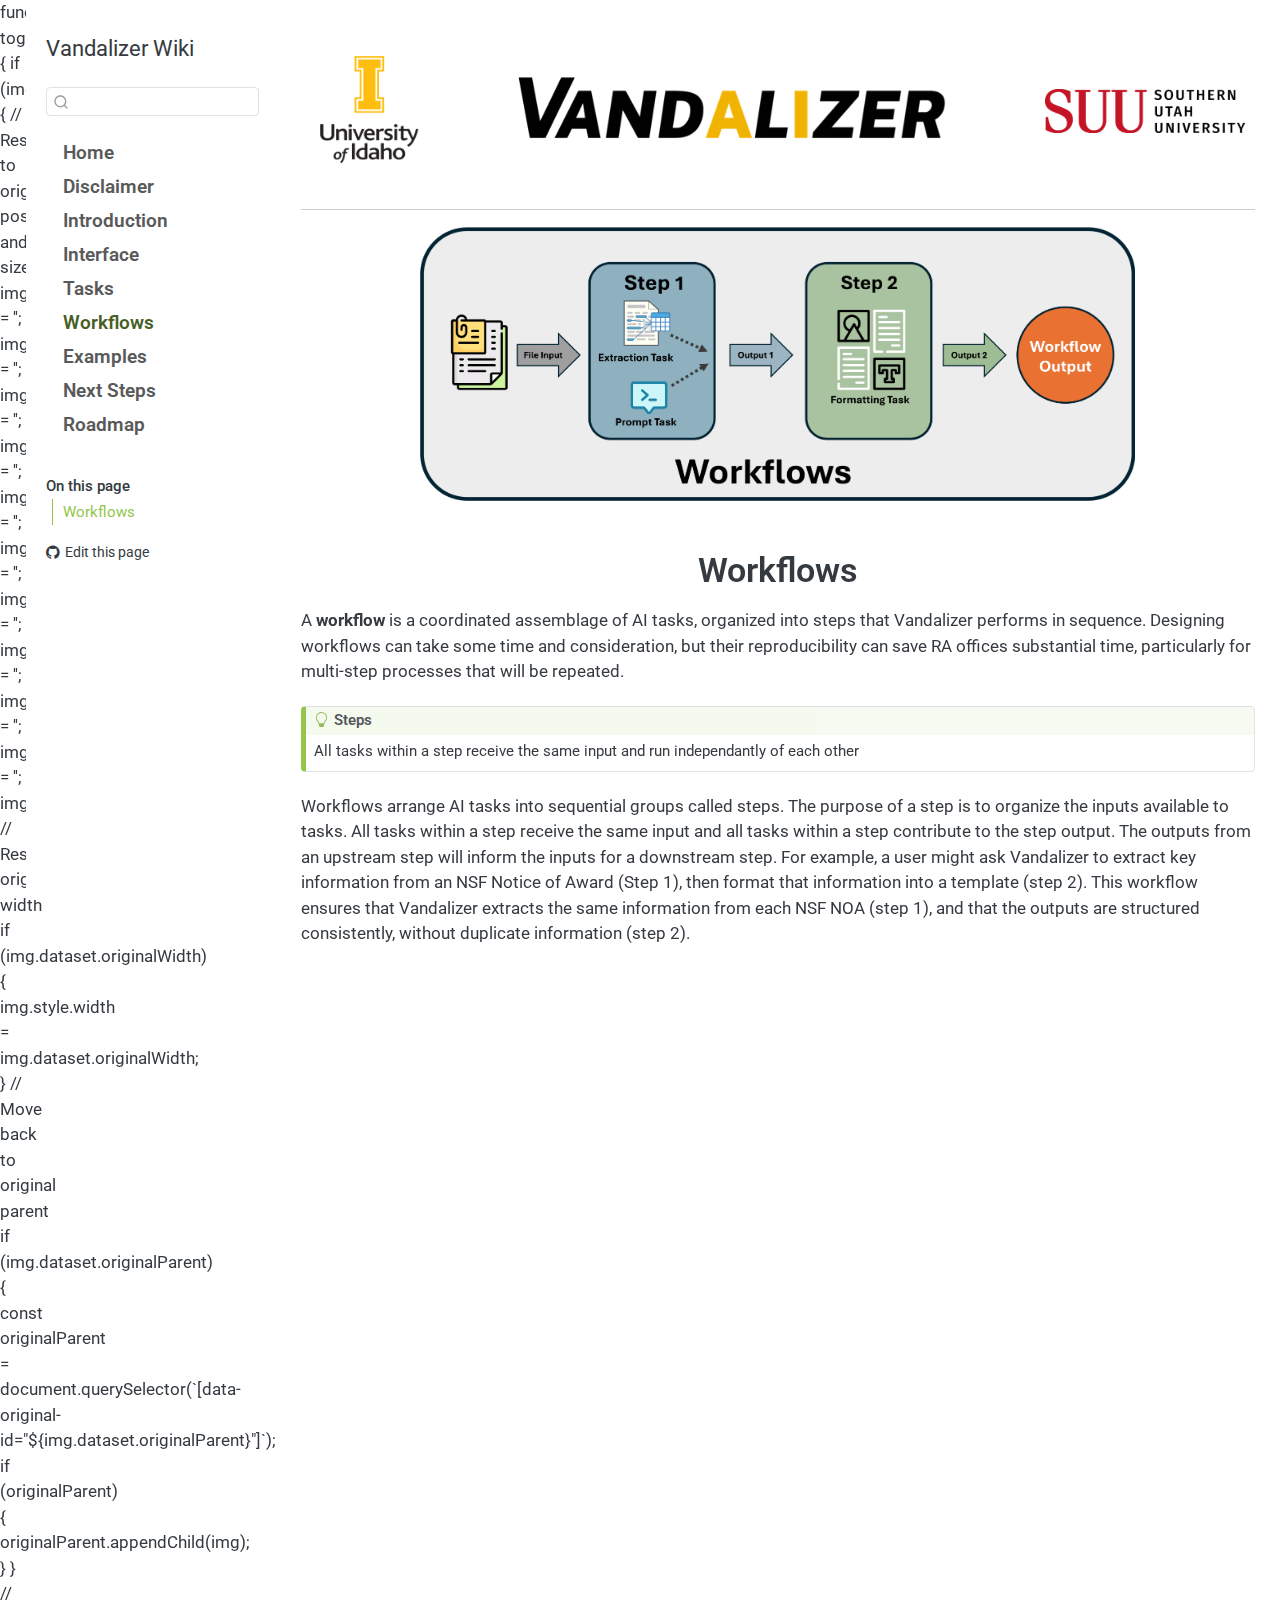
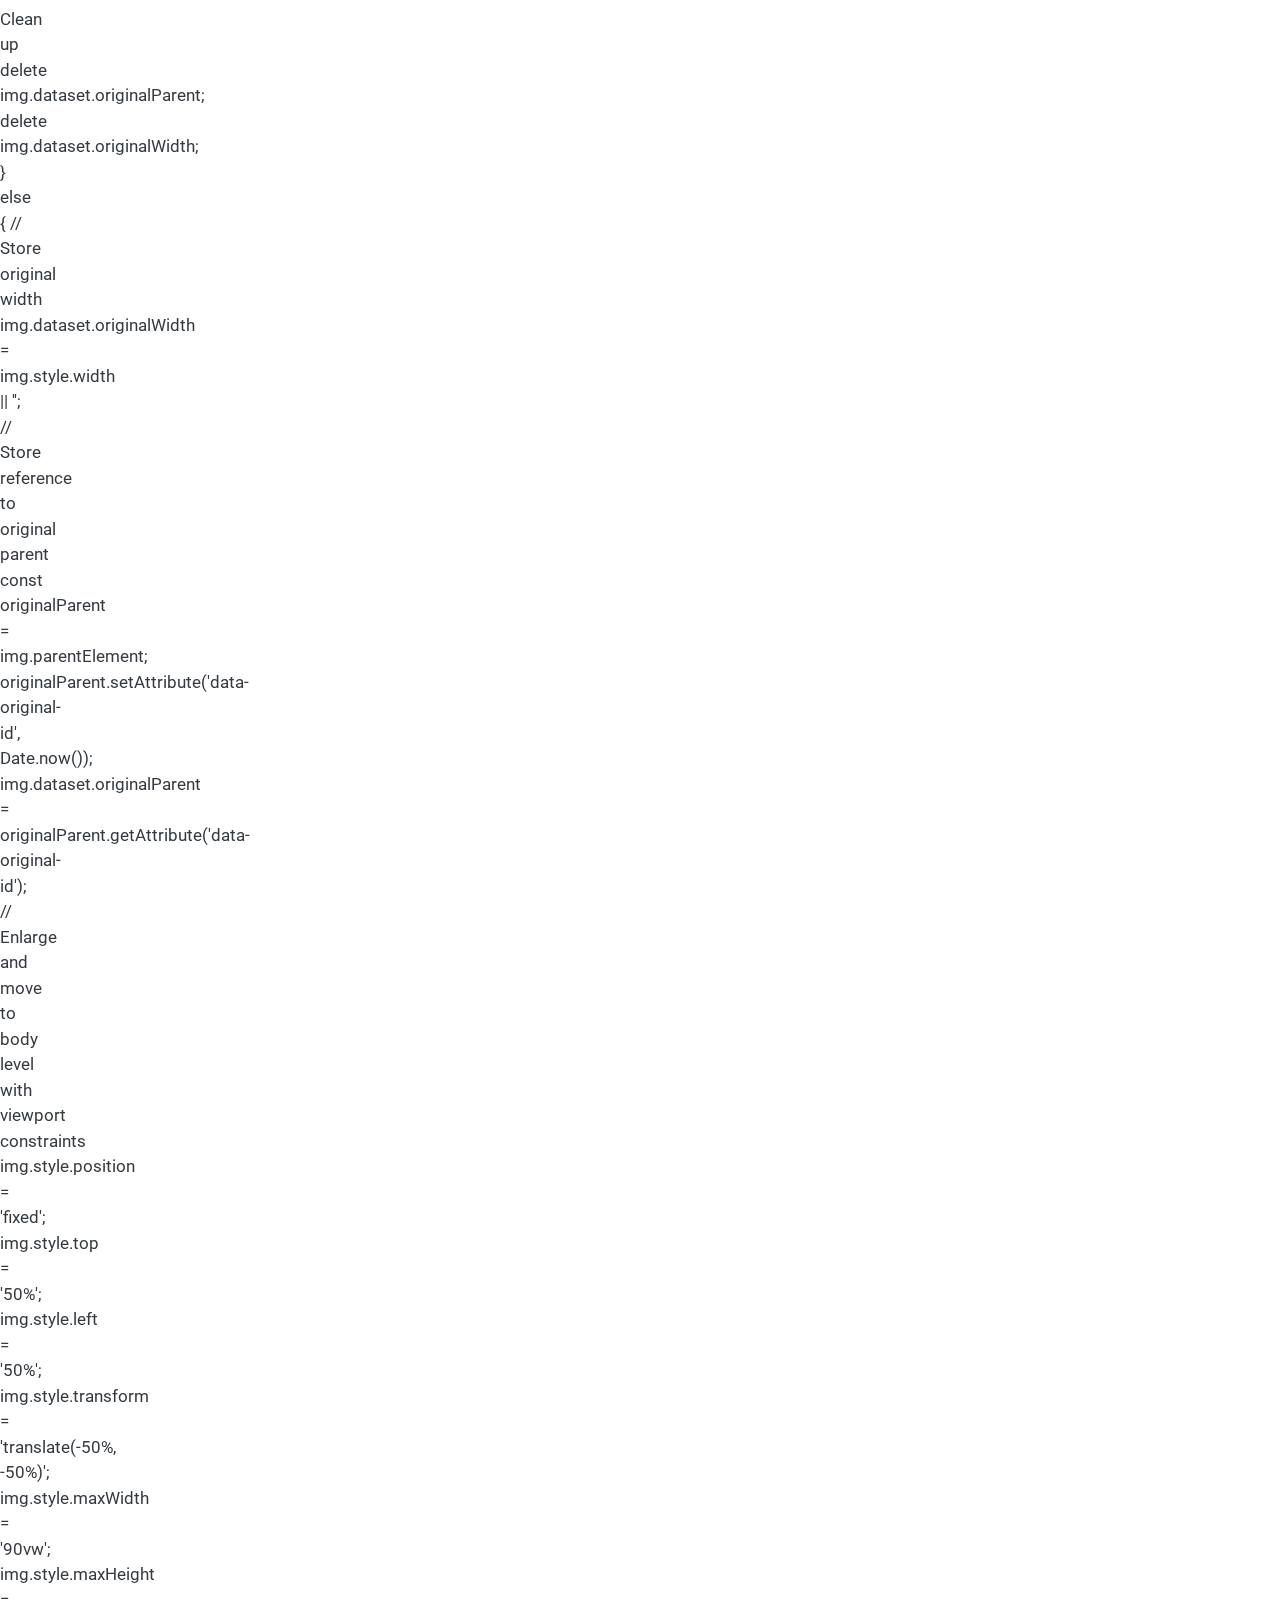
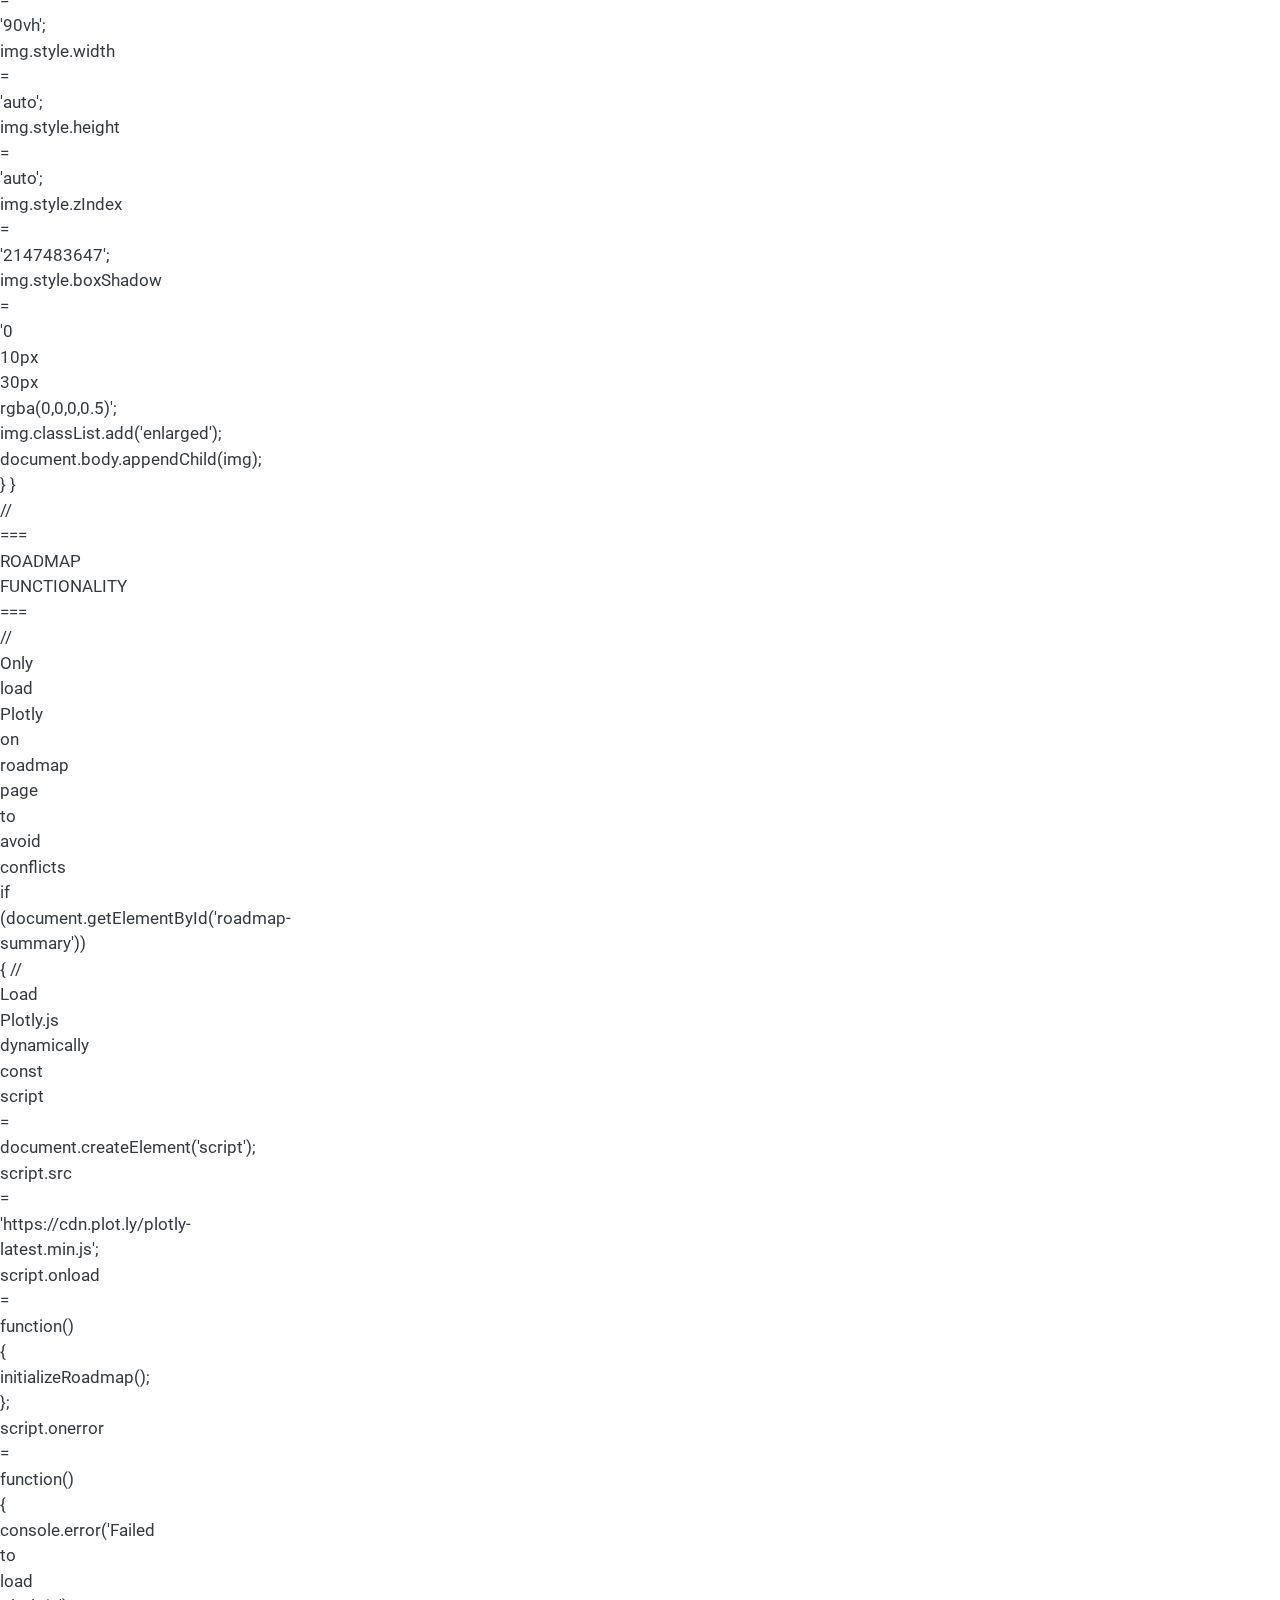
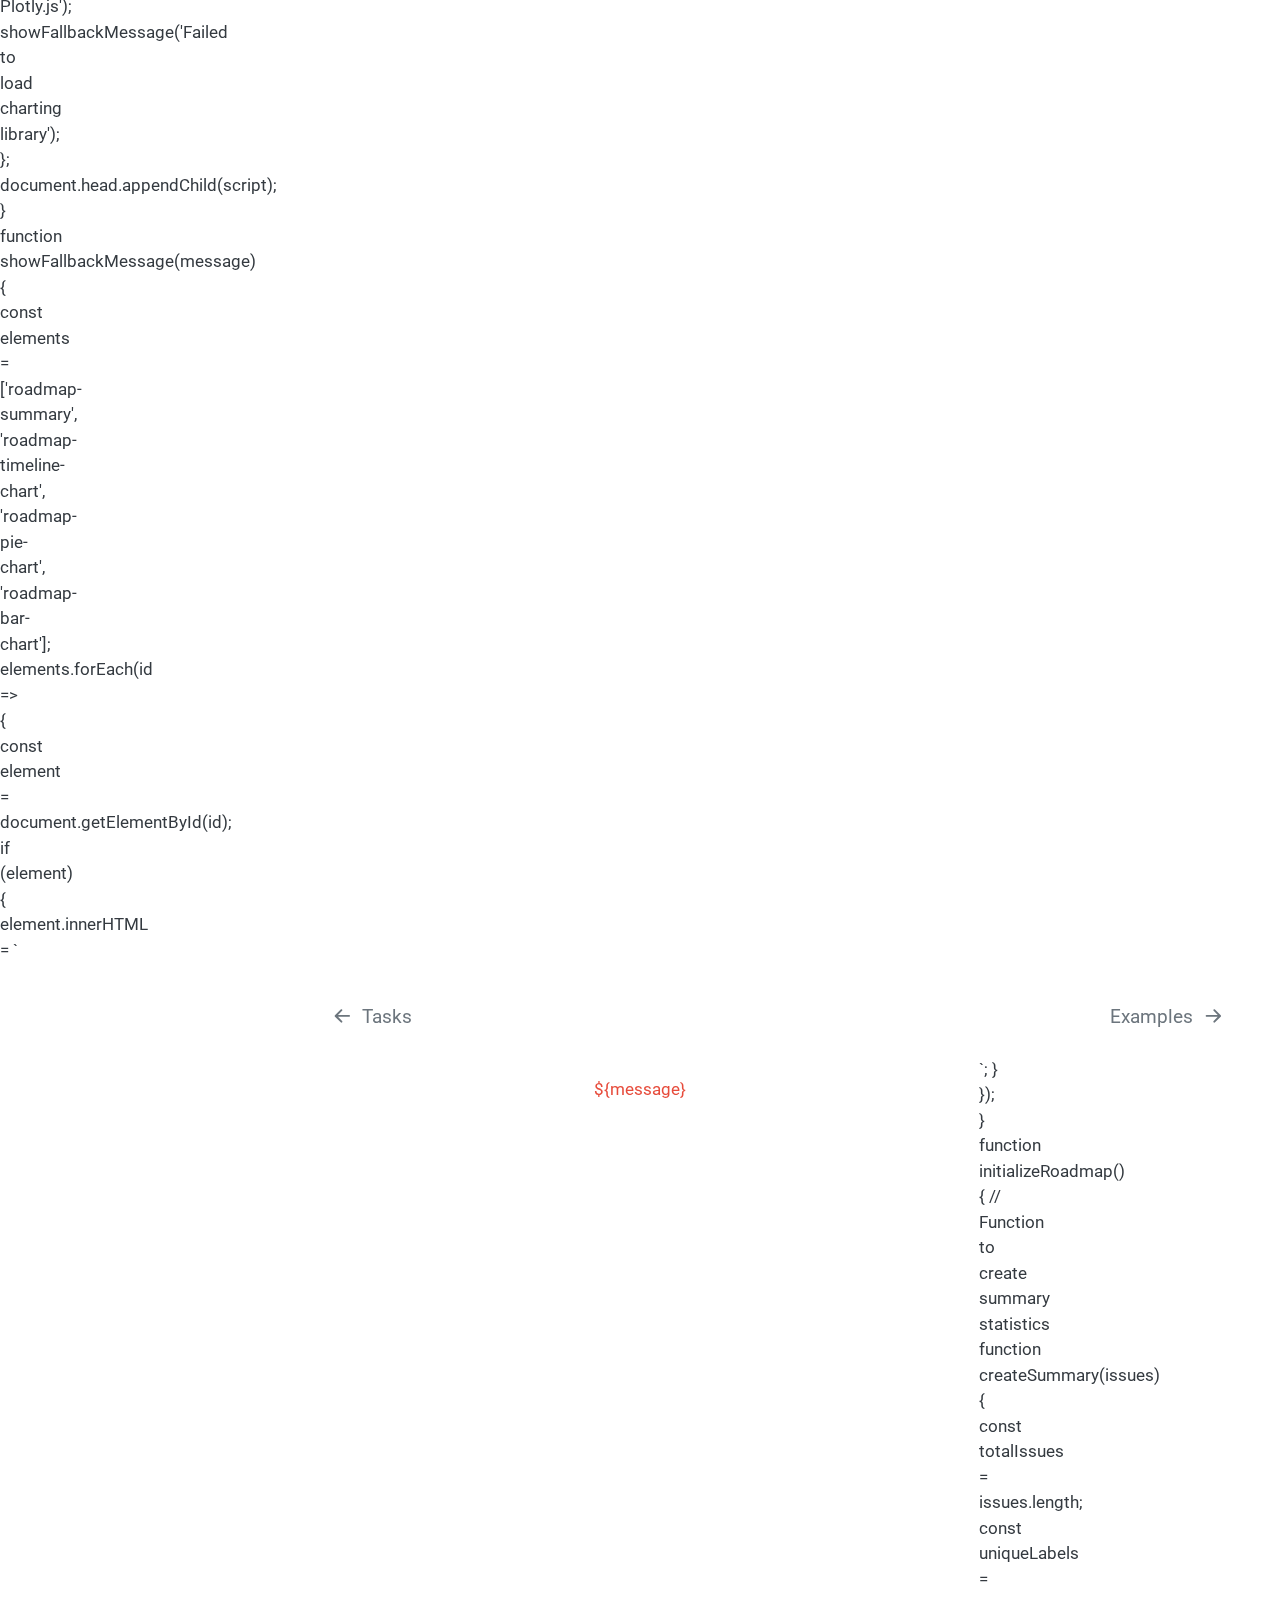
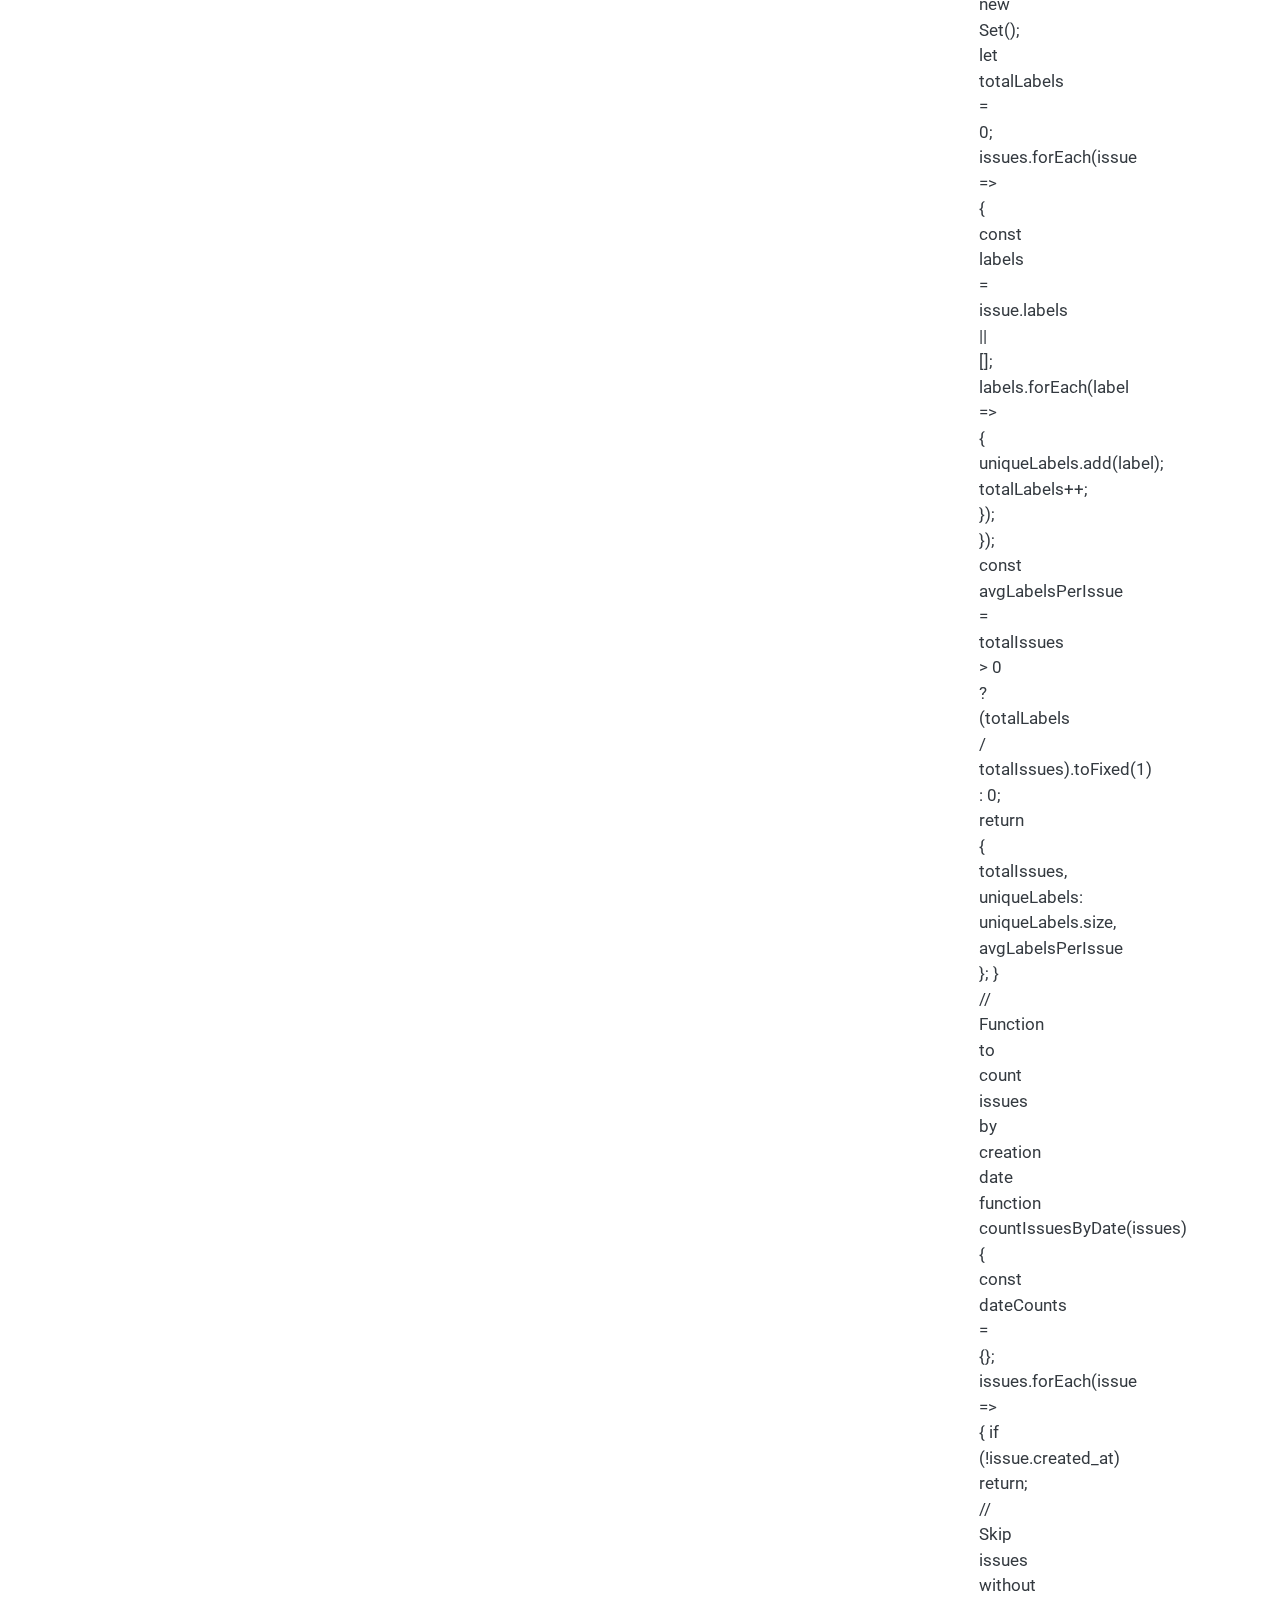
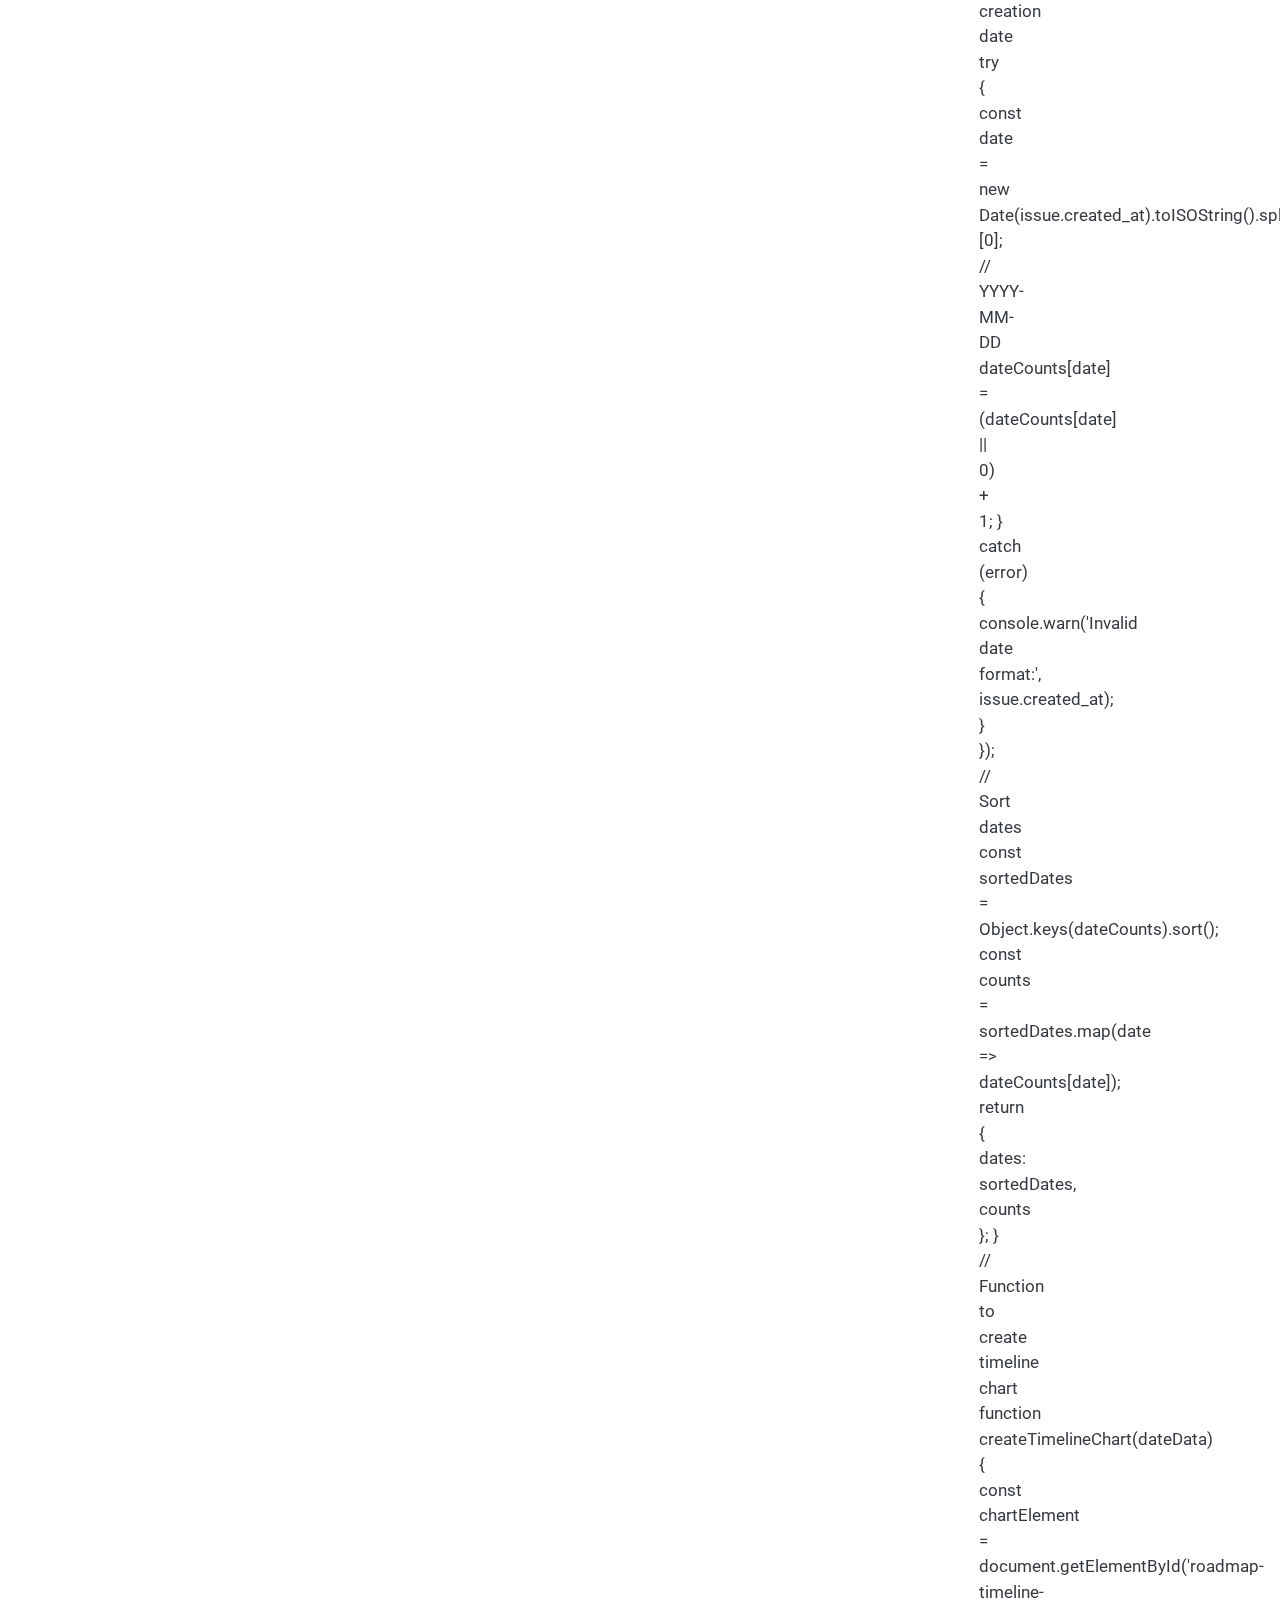
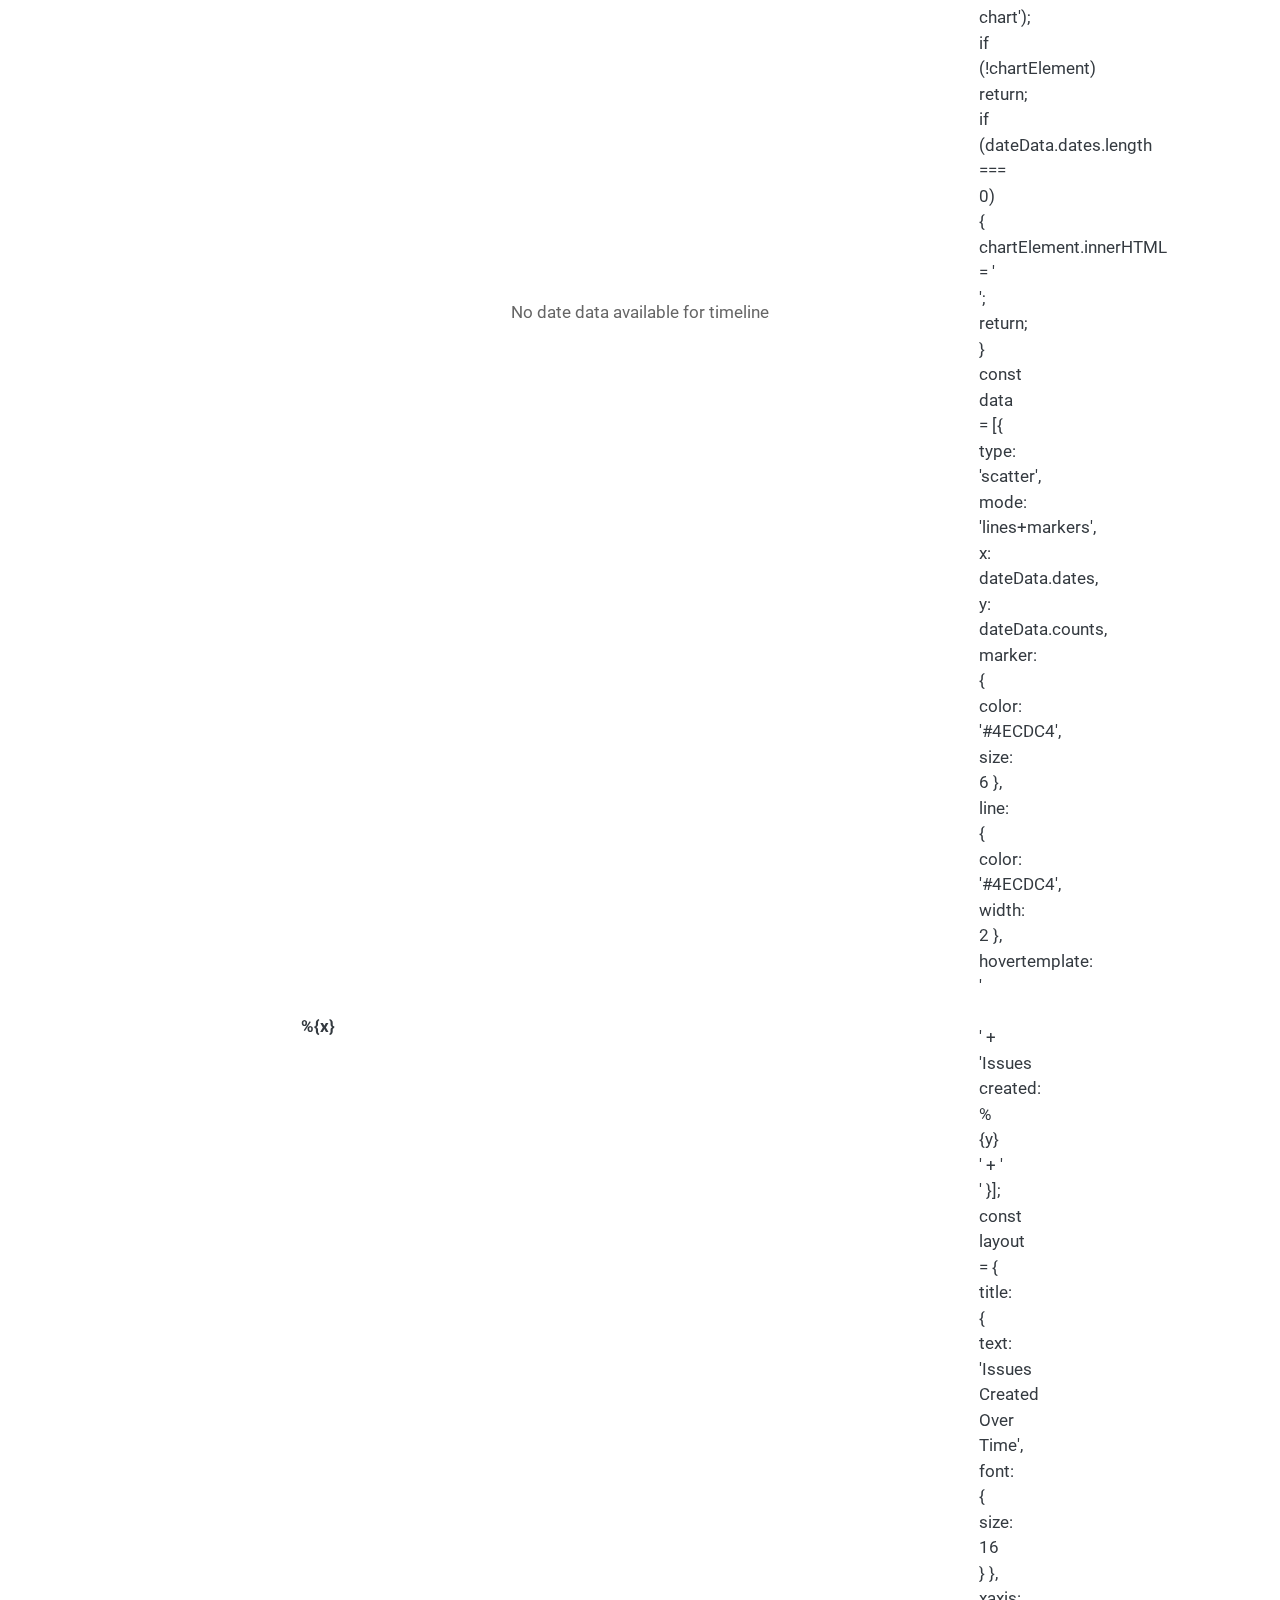
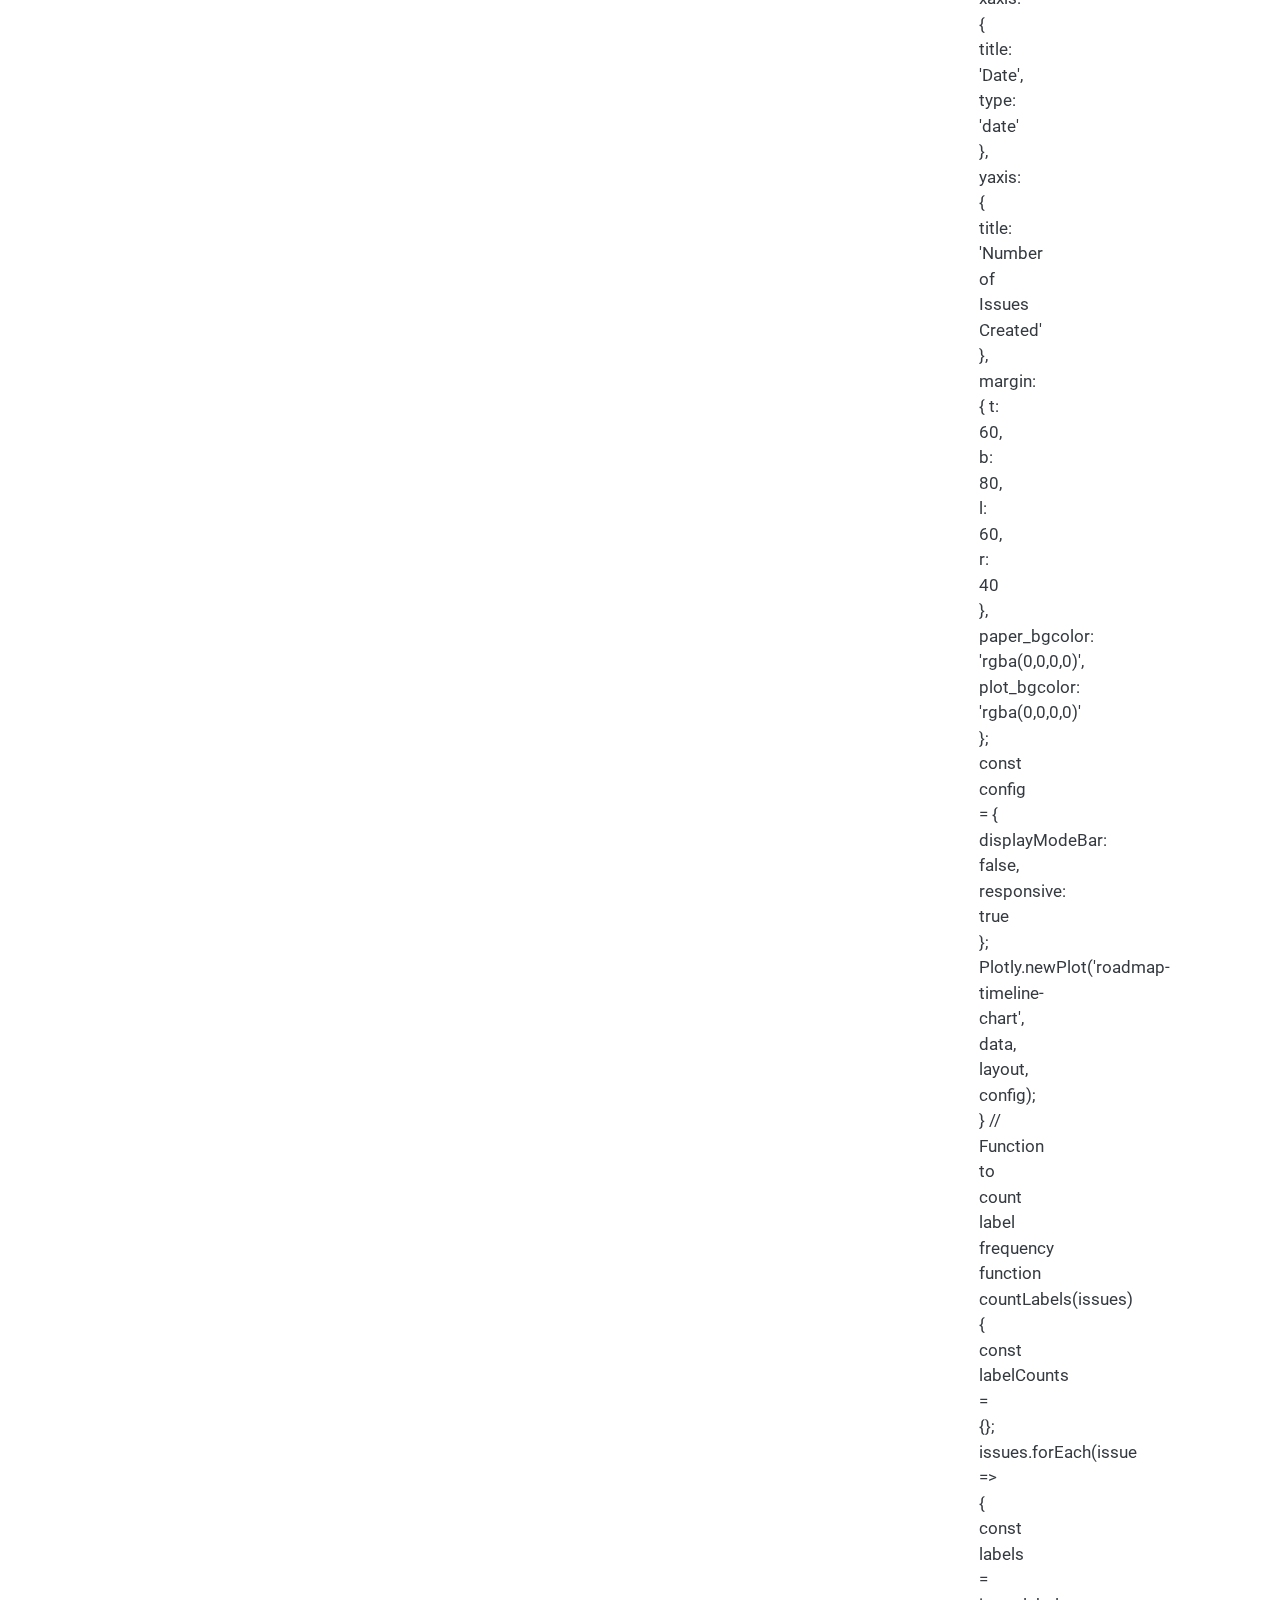
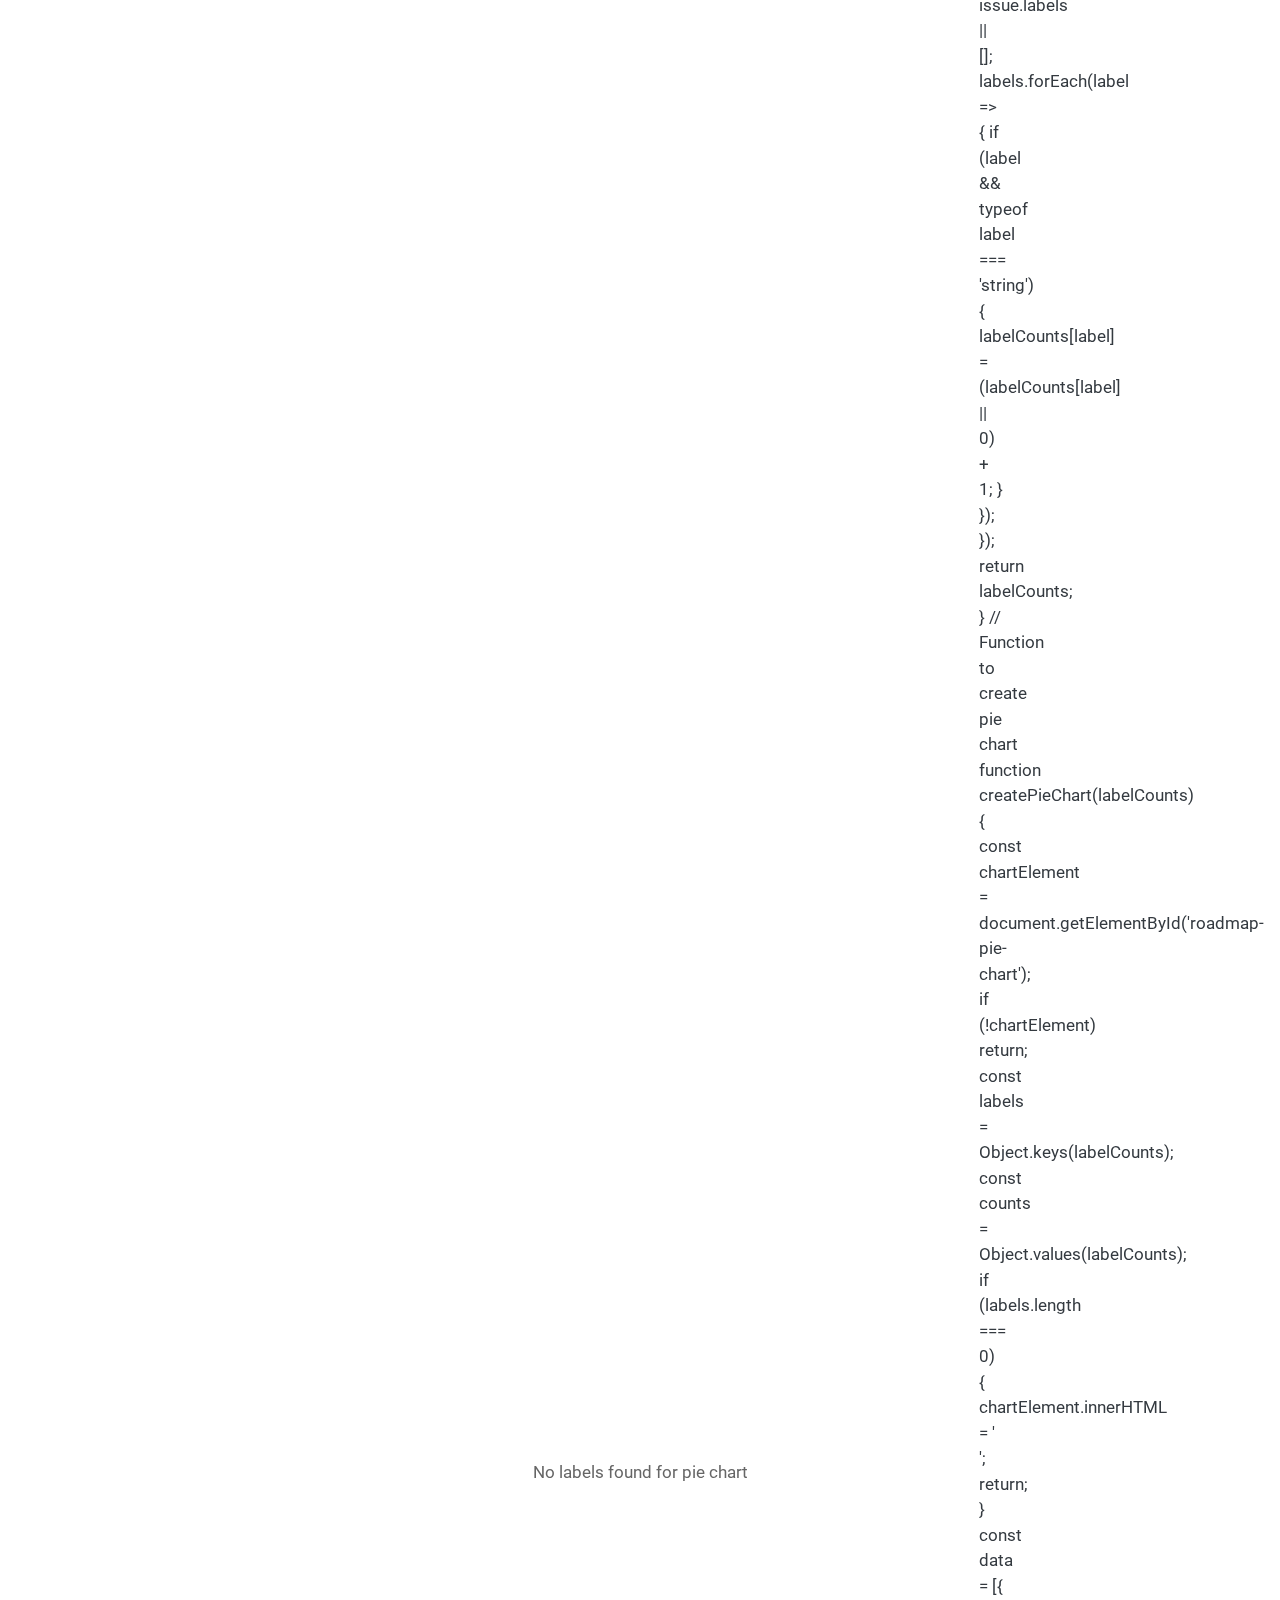
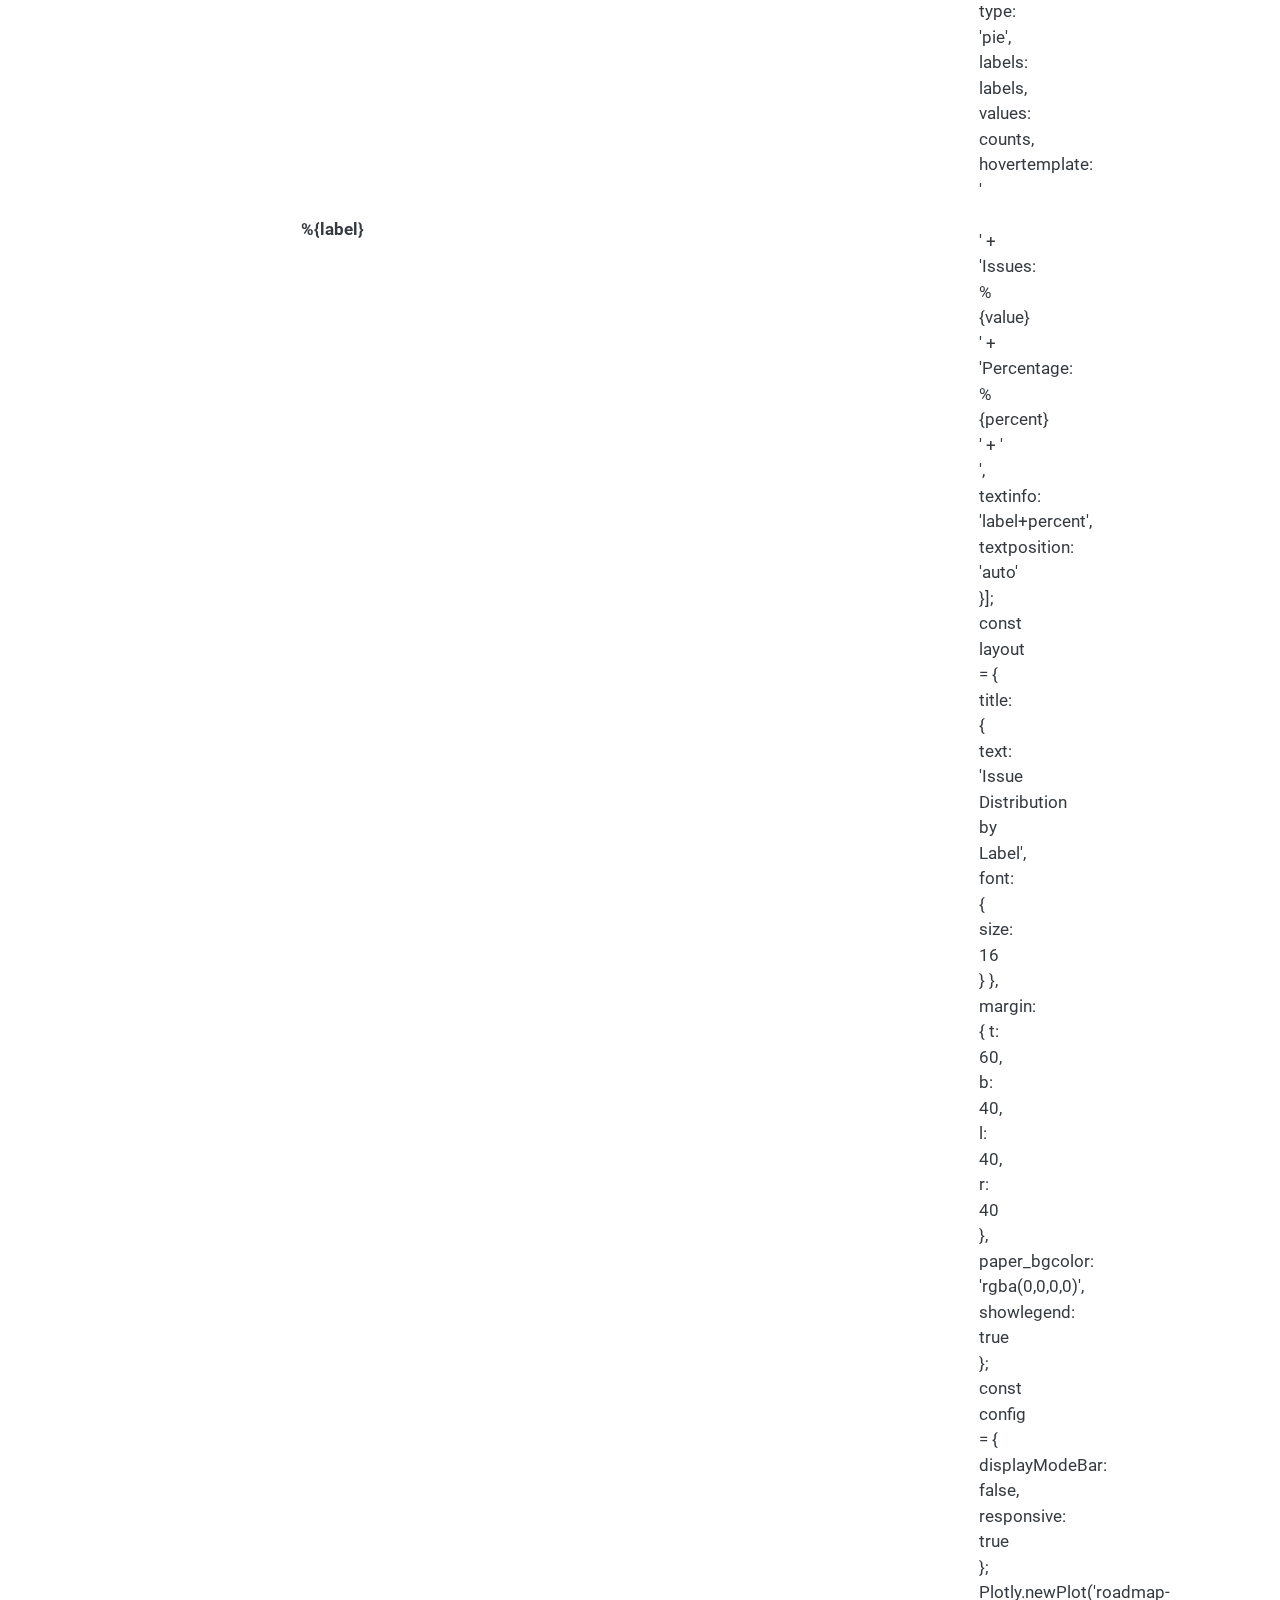
<file: docs/workflows.html>
<!DOCTYPE html>
<html xmlns="http://www.w3.org/1999/xhtml" lang="en" xml:lang="en"><head>

<meta charset="utf-8">
<meta name="generator" content="quarto-1.7.32">

<meta name="viewport" content="width=device-width, initial-scale=1.0, user-scalable=yes">


<title>workflows – Vandalizer Wiki</title>
<style>
code{white-space: pre-wrap;}
span.smallcaps{font-variant: small-caps;}
div.columns{display: flex; gap: min(4vw, 1.5em);}
div.column{flex: auto; overflow-x: auto;}
div.hanging-indent{margin-left: 1.5em; text-indent: -1.5em;}
ul.task-list{list-style: none;}
ul.task-list li input[type="checkbox"] {
  width: 0.8em;
  margin: 0 0.8em 0.2em -1em; /* quarto-specific, see https://github.com/quarto-dev/quarto-cli/issues/4556 */ 
  vertical-align: middle;
}
</style>


<script src="site_libs/quarto-nav/quarto-nav.js"></script>
<script src="site_libs/quarto-nav/headroom.min.js"></script>
<script src="site_libs/clipboard/clipboard.min.js"></script>
<script src="site_libs/quarto-search/autocomplete.umd.js"></script>
<script src="site_libs/quarto-search/fuse.min.js"></script>
<script src="site_libs/quarto-search/quarto-search.js"></script>
<meta name="quarto:offset" content="./">
<link href="./example.html" rel="next">
<link href="./tasks.html" rel="prev">
<script src="site_libs/quarto-html/quarto.js" type="module"></script>
<script src="site_libs/quarto-html/tabsets/tabsets.js" type="module"></script>
<script src="site_libs/quarto-html/popper.min.js"></script>
<script src="site_libs/quarto-html/tippy.umd.min.js"></script>
<script src="site_libs/quarto-html/anchor.min.js"></script>
<link href="site_libs/quarto-html/tippy.css" rel="stylesheet">
<link href="site_libs/quarto-html/quarto-syntax-highlighting-37eea08aefeeee20ff55810ff984fec1.css" rel="stylesheet" id="quarto-text-highlighting-styles">
<script src="site_libs/bootstrap/bootstrap.min.js"></script>
<link href="site_libs/bootstrap/bootstrap-icons.css" rel="stylesheet">
<link href="site_libs/bootstrap/bootstrap-aa9238ba561dfc496d5ec7026d47e64d.min.css" rel="stylesheet" append-hash="true" id="quarto-bootstrap" data-mode="light">
<script id="quarto-search-options" type="application/json">{
  "location": "sidebar",
  "copy-button": false,
  "collapse-after": 3,
  "panel-placement": "start",
  "type": "textbox",
  "limit": 50,
  "keyboard-shortcut": [
    "f",
    "/",
    "s"
  ],
  "show-item-context": false,
  "language": {
    "search-no-results-text": "No results",
    "search-matching-documents-text": "matching documents",
    "search-copy-link-title": "Copy link to search",
    "search-hide-matches-text": "Hide additional matches",
    "search-more-match-text": "more match in this document",
    "search-more-matches-text": "more matches in this document",
    "search-clear-button-title": "Clear",
    "search-text-placeholder": "",
    "search-detached-cancel-button-title": "Cancel",
    "search-submit-button-title": "Submit",
    "search-label": "Search"
  }
}</script>


<link rel="stylesheet" href="styles.css">
</head>

<body class="nav-sidebar floating quarto-light">

<div id="quarto-search-results"></div>
  <header id="quarto-header" class="headroom fixed-top">
  <nav class="quarto-secondary-nav">
    <div class="container-fluid d-flex">
      <button type="button" class="quarto-btn-toggle btn" data-bs-toggle="collapse" role="button" data-bs-target=".quarto-sidebar-collapse-item" aria-controls="quarto-sidebar" aria-expanded="false" aria-label="Toggle sidebar navigation" onclick="if (window.quartoToggleHeadroom) { window.quartoToggleHeadroom(); }">
        <i class="bi bi-layout-text-sidebar-reverse"></i>
      </button>
        <nav class="quarto-page-breadcrumbs" aria-label="breadcrumb"><ol class="breadcrumb"><li class="breadcrumb-item"><a href="./workflows.html">Workflows</a></li></ol></nav>
        <a class="flex-grow-1" role="navigation" data-bs-toggle="collapse" data-bs-target=".quarto-sidebar-collapse-item" aria-controls="quarto-sidebar" aria-expanded="false" aria-label="Toggle sidebar navigation" onclick="if (window.quartoToggleHeadroom) { window.quartoToggleHeadroom(); }">      
        </a>
      <button type="button" class="btn quarto-search-button" aria-label="Search" onclick="window.quartoOpenSearch();">
        <i class="bi bi-search"></i>
      </button>
    </div>
  </nav>
</header>
<!-- content -->
<div id="quarto-content" class="quarto-container page-columns page-rows-contents page-layout-full">
<!-- sidebar -->
  <nav id="quarto-sidebar" class="sidebar collapse collapse-horizontal quarto-sidebar-collapse-item sidebar-navigation floating overflow-auto">
    <div class="pt-lg-2 mt-2 text-left sidebar-header">
    <div class="sidebar-title mb-0 py-0">
      <a href="./">Vandalizer Wiki</a> 
    </div>
      </div>
        <div class="mt-2 flex-shrink-0 align-items-center">
        <div class="sidebar-search">
        <div id="quarto-search" class="" title="Search"></div>
        </div>
        </div>
    <div class="sidebar-menu-container"> 
    <ul class="list-unstyled mt-1">
        <li class="sidebar-item">
  <div class="sidebar-item-container"> 
  <a href="./index.html" class="sidebar-item-text sidebar-link">
 <span class="menu-text">Home</span></a>
  </div>
</li>
        <li class="sidebar-item">
  <div class="sidebar-item-container"> 
  <a href="./disclaimer.html" class="sidebar-item-text sidebar-link">
 <span class="menu-text">Disclaimer</span></a>
  </div>
</li>
        <li class="sidebar-item">
  <div class="sidebar-item-container"> 
  <a href="./introduction.html" class="sidebar-item-text sidebar-link">
 <span class="menu-text">Introduction</span></a>
  </div>
</li>
        <li class="sidebar-item">
  <div class="sidebar-item-container"> 
  <a href="./interface.html" class="sidebar-item-text sidebar-link">
 <span class="menu-text">Interface</span></a>
  </div>
</li>
        <li class="sidebar-item">
  <div class="sidebar-item-container"> 
  <a href="./tasks.html" class="sidebar-item-text sidebar-link">
 <span class="menu-text">Tasks</span></a>
  </div>
</li>
        <li class="sidebar-item">
  <div class="sidebar-item-container"> 
  <a href="./workflows.html" class="sidebar-item-text sidebar-link active">
 <span class="menu-text">Workflows</span></a>
  </div>
</li>
        <li class="sidebar-item">
  <div class="sidebar-item-container"> 
  <a href="./example.html" class="sidebar-item-text sidebar-link">
 <span class="menu-text">Examples</span></a>
  </div>
</li>
        <li class="sidebar-item">
  <div class="sidebar-item-container"> 
  <a href="./next-steps.html" class="sidebar-item-text sidebar-link">
 <span class="menu-text">Next Steps</span></a>
  </div>
</li>
        <li class="sidebar-item">
  <div class="sidebar-item-container"> 
  <a href="./roadmap.html" class="sidebar-item-text sidebar-link">
 <span class="menu-text">Roadmap</span></a>
  </div>
</li>
    </ul>
    </div>
    <nav id="TOC" role="doc-toc" class="toc-active">
    <h2 id="toc-title">On this page</h2>
   
  <ul>
  <li><a href="#workflows" id="toc-workflows" class="nav-link active" data-scroll-target="#workflows">Workflows</a></li>
  </ul>
<div class="toc-actions"><ul><li><a href="https://github.com/nate-layman/vandalizer-manual/edit/main/workflows.qmd" class="toc-action"><i class="bi bi-github"></i>Edit this page</a></li></ul></div></nav>
</nav>
<div id="quarto-sidebar-glass" class="quarto-sidebar-collapse-item" data-bs-toggle="collapse" data-bs-target=".quarto-sidebar-collapse-item"></div>
<!-- margin-sidebar -->
    <div id="quarto-margin-sidebar" class="sidebar margin-sidebar zindex-bottom">
    </div>
<!-- main -->
<main class="content column-page-right" id="quarto-document-content"><header id="title-block-header" class="quarto-title-block"></header>




<div class="header-logos">
<div class="grid">
<div class="g-col-2 d-flex justify-content-center align-items-center">
<p><img src="images/uidaho_logo.png" class="img-fluid" width="100"></p>
</div>
<div class="g-col-7 d-flex justify-content-center align-items-center">
<p><img src="images/vandalizer_logo.png" class="img-fluid" width="500"></p>
</div>
<div class="g-col-3 d-flex justify-content-center align-items-center">
<p><img src="images/suu_logo.png" class="img-fluid" width="200"></p>
</div>
</div>
</div>
<hr>
<div class="text-center">
<p><img src="images/workflow.png" class="popup-image img-fluid" style="width:75.0%" onclick="toggleImage(this)"></p>
</div>
<section id="workflows" class="level1 text-center">
<h1>Workflows</h1>
</section>
<p>A <strong>workflow</strong> is a coordinated assemblage of AI tasks, organized into steps that Vandalizer performs in sequence. Designing workflows can take some time and consideration, but their reproducibility can save RA offices substantial time, particularly for multi-step processes that will be repeated.</p>
<div class="callout callout-style-default callout-tip callout-titled">
<div class="callout-header d-flex align-content-center">
<div class="callout-icon-container">
<i class="callout-icon"></i>
</div>
<div class="callout-title-container flex-fill">
Steps
</div>
</div>
<div class="callout-body-container callout-body">
<p>All tasks within a step receive the same input and run independantly of each other</p>
</div>
</div>
<p>Workflows arrange AI tasks into sequential groups called steps. The purpose of a step is to organize the inputs available to tasks. All tasks within a step receive the same input and all tasks within a step contribute to the step output. The outputs from an upstream step will inform the inputs for a downstream step. For example, a user might ask Vandalizer to extract key information from an NSF Notice of Award (Step 1), then format that information into a template (step 2). This workflow ensures that Vandalizer extracts the same information from each NSF NOA (step 1), and that the outputs are structured consistently, without duplicate information (step 2).</p>



</main> <!-- /main -->
function toggleImage(img) {
  if (img.classList.contains('enlarged')) {
    // Restore to original position and size
    img.style.position = '';
    img.style.top = '';
    img.style.left = '';
    img.style.transform = '';
    img.style.zIndex = '';
    img.style.boxShadow = '';
    img.style.maxWidth = '';
    img.style.maxHeight = '';
    img.style.width = '';
    img.style.height = '';
    img.classList.remove('enlarged');
    
    // Restore original width
    if (img.dataset.originalWidth) {
      img.style.width = img.dataset.originalWidth;
    }
    
    // Move back to original parent
    if (img.dataset.originalParent) {
      const originalParent = document.querySelector(`[data-original-id="${img.dataset.originalParent}"]`);
      if (originalParent) {
        originalParent.appendChild(img);
      }
    }
    
    // Clean up
    delete img.dataset.originalParent;
    delete img.dataset.originalWidth;
  } else {
    // Store original width
    img.dataset.originalWidth = img.style.width || '';
    
    // Store reference to original parent
    const originalParent = img.parentElement;
    originalParent.setAttribute('data-original-id', Date.now());
    img.dataset.originalParent = originalParent.getAttribute('data-original-id');
    
    // Enlarge and move to body level with viewport constraints
    img.style.position = 'fixed';
    img.style.top = '50%';
    img.style.left = '50%';
    img.style.transform = 'translate(-50%, -50%)';
    img.style.maxWidth = '90vw';
    img.style.maxHeight = '90vh';
    img.style.width = 'auto';
    img.style.height = 'auto';
    img.style.zIndex = '2147483647';
    img.style.boxShadow = '0 10px 30px rgba(0,0,0,0.5)';
    img.classList.add('enlarged');
    document.body.appendChild(img);
  }
}

// === ROADMAP FUNCTIONALITY ===
// Only load Plotly on roadmap page to avoid conflicts
if (document.getElementById('roadmap-summary')) {
  // Load Plotly.js dynamically
  const script = document.createElement('script');
  script.src = 'https://cdn.plot.ly/plotly-latest.min.js';
  script.onload = function() {
    initializeRoadmap();
  };
  script.onerror = function() {
    console.error('Failed to load Plotly.js');
    showFallbackMessage('Failed to load charting library');
  };
  document.head.appendChild(script);
}

function showFallbackMessage(message) {
  const elements = ['roadmap-summary', 'roadmap-timeline-chart', 'roadmap-pie-chart', 'roadmap-bar-chart'];
  elements.forEach(id =&gt; {
    const element = document.getElementById(id);
    if (element) {
      element.innerHTML = `<p style="color: #e74c3c; text-align: center; padding: 20px;">${message}</p>`;
    }
  });
}

function initializeRoadmap() {
  // Function to create summary statistics
  function createSummary(issues) {
    const totalIssues = issues.length;
    const uniqueLabels = new Set();
    let totalLabels = 0;
    
    issues.forEach(issue =&gt; {
      const labels = issue.labels || [];
      labels.forEach(label =&gt; {
        uniqueLabels.add(label);
        totalLabels++;
      });
    });
    
    const avgLabelsPerIssue = totalIssues &gt; 0 ? (totalLabels / totalIssues).toFixed(1) : 0;
    
    return {
      totalIssues,
      uniqueLabels: uniqueLabels.size,
      avgLabelsPerIssue
    };
  }

  // Function to count issues by creation date
  function countIssuesByDate(issues) {
    const dateCounts = {};
    
    issues.forEach(issue =&gt; {
      if (!issue.created_at) return; // Skip issues without creation date
      
      try {
        const date = new Date(issue.created_at).toISOString().split('T')[0]; // YYYY-MM-DD
        dateCounts[date] = (dateCounts[date] || 0) + 1;
      } catch (error) {
        console.warn('Invalid date format:', issue.created_at);
      }
    });
    
    // Sort dates
    const sortedDates = Object.keys(dateCounts).sort();
    const counts = sortedDates.map(date =&gt; dateCounts[date]);
    
    return { dates: sortedDates, counts };
  }

  // Function to create timeline chart
  function createTimelineChart(dateData) {
    const chartElement = document.getElementById('roadmap-timeline-chart');
    if (!chartElement) return;
    
    if (dateData.dates.length === 0) {
      chartElement.innerHTML = '<p style="text-align: center; color: #666;">No date data available for timeline</p>';
      return;
    }
    
    const data = [{
      type: 'scatter',
      mode: 'lines+markers',
      x: dateData.dates,
      y: dateData.counts,
      marker: {
        color: '#4ECDC4',
        size: 6
      },
      line: {
        color: '#4ECDC4',
        width: 2
      },
      hovertemplate: '<b>%{x}</b><br>' +
                     'Issues created: %{y}<br>' +
                     '<extra></extra>'
    }];
    
    const layout = {
      title: {
        text: 'Issues Created Over Time',
        font: { size: 16 }
      },
      xaxis: { 
        title: 'Date',
        type: 'date'
      },
      yaxis: { 
        title: 'Number of Issues Created'
      },
      margin: { t: 60, b: 80, l: 60, r: 40 },
      paper_bgcolor: 'rgba(0,0,0,0)',
      plot_bgcolor: 'rgba(0,0,0,0)'
    };
    
    const config = { 
      displayModeBar: false,
      responsive: true
    };
    
    Plotly.newPlot('roadmap-timeline-chart', data, layout, config);
  }

  // Function to count label frequency
  function countLabels(issues) {
    const labelCounts = {};
    
    issues.forEach(issue =&gt; {
      const labels = issue.labels || [];
      labels.forEach(label =&gt; {
        if (label &amp;&amp; typeof label === 'string') {
          labelCounts[label] = (labelCounts[label] || 0) + 1;
        }
      });
    });
    
    return labelCounts;
  }

  // Function to create pie chart
  function createPieChart(labelCounts) {
    const chartElement = document.getElementById('roadmap-pie-chart');
    if (!chartElement) return;
    
    const labels = Object.keys(labelCounts);
    const counts = Object.values(labelCounts);
    
    if (labels.length === 0) {
      chartElement.innerHTML = '<p style="text-align: center; color: #666;">No labels found for pie chart</p>';
      return;
    }
    
    const data = [{
      type: 'pie',
      labels: labels,
      values: counts,
      hovertemplate: '<b>%{label}</b><br>' +
                     'Issues: %{value}<br>' +
                     'Percentage: %{percent}<br>' +
                     '<extra></extra>',
      textinfo: 'label+percent',
      textposition: 'auto'
    }];
    
    const layout = {
      title: {
        text: 'Issue Distribution by Label',
        font: { size: 16 }
      },
      margin: { t: 60, b: 40, l: 40, r: 40 },
      paper_bgcolor: 'rgba(0,0,0,0)',
      showlegend: true
    };
    
    const config = { 
      displayModeBar: false,
      responsive: true
    };
    
    Plotly.newPlot('roadmap-pie-chart', data, layout, config);
  }

  // Function to create bar chart
  function createBarChart(labelCounts) {
    const chartElement = document.getElementById('roadmap-bar-chart');
    if (!chartElement) return;
    
    const labels = Object.keys(labelCounts);
    const counts = Object.values(labelCounts);
    
    if (labels.length === 0) {
      chartElement.innerHTML = '<p style="text-align: center; color: #666;">No labels found for bar chart</p>';
      return;
    }
    
    // Sort by count descending
    const sortedData = labels.map((label, index) =&gt; ({
      label,
      count: counts[index]
    })).sort((a, b) =&gt; b.count - a.count);
    
    const data = [{
      type: 'bar',
      x: sortedData.map(item =&gt; item.label),
      y: sortedData.map(item =&gt; item.count),
      marker: {
        color: '#4ECDC4',
        opacity: 0.8
      },
      hovertemplate: '<b>%{x}</b><br>' +
                     'Issues: %{y}<br>' +
                     '<extra></extra>'
    }];
    
    const layout = {
      title: {
        text: 'Issue Count by Label',
        font: { size: 16 }
      },
      xaxis: { 
        title: 'Labels',
        tickangle: -45
      },
      yaxis: { 
        title: 'Number of Issues'
      },
      margin: { t: 60, b: 120, l: 60, r: 40 },
      paper_bgcolor: 'rgba(0,0,0,0)',
      plot_bgcolor: 'rgba(0,0,0,0)'
    };
    
    const config = { 
      displayModeBar: false,
      responsive: true
    };
    
    Plotly.newPlot('roadmap-bar-chart', data, layout, config);
  }

  // Function to try multiple data sources
  async function tryLoadData(urls) {
    for (const url of urls) {
      try {
        console.log(`Attempting to load data from: ${url}`);
        const response = await fetch(url);
        
        if (!response.ok) {
          throw new Error(`HTTP ${response.status}: ${response.statusText}`);
        }
        
        const contentType = response.headers.get('content-type');
        if (!contentType || !contentType.includes('application/json')) {
          console.warn(`Unexpected content type: ${contentType}`);
        }
        
        const data = await response.json();
        console.log(`Successfully loaded data from: ${url}`, data);
        return data;
      } catch (error) {
        console.warn(`Failed to load from ${url}:`, error.message);
        continue;
      }
    }
    throw new Error('All data sources failed');
  }

  // Load and process data
  async function loadRoadmapData() {
    try {
      const response = await fetch('issues.json');
      const issues = await response.json();
      
      if (issues.length === 0) {
        showNoDataMessage();
        return;
      }
      
      console.log(`Loaded ${issues.length} issues`);
      
      // Create summary
      const summary = createSummary(issues);
      const summaryElement = document.getElementById('roadmap-summary');
      if (summaryElement) {
        summaryElement.innerHTML = `
          <div style="display: grid; grid-template-columns: repeat(auto-fit, minmax(200px, 1fr)); gap: 20px; margin-bottom: 20px;">
            <div style="text-align: center; padding: 15px; background: #f8f9fa; border-radius: 8px; box-shadow: 0 2px 4px rgba(0,0,0,0.1);">
              <h3 style="margin: 0; color: #4ECDC4; font-size: 2em;">${summary.totalIssues}</h3>
              <p style="margin: 5px 0 0 0; color: #666;">Open Issues</p>
            </div>
            <div style="text-align: center; padding: 15px; background: #f8f9fa; border-radius: 8px; box-shadow: 0 2px 4px rgba(0,0,0,0.1);">
              <h3 style="margin: 0; color: #4ECDC4; font-size: 2em;">${summary.uniqueLabels}</h3>
              <p style="margin: 5px 0 0 0; color: #666;">Unique Labels</p>
            </div>
            <div style="text-align: center; padding: 15px; background: #f8f9fa; border-radius: 8px; box-shadow: 0 2px 4px rgba(0,0,0,0.1);">
              <h3 style="margin: 0; color: #4ECDC4; font-size: 2em;">${summary.avgLabelsPerIssue}</h3>
              <p style="margin: 5px 0 0 0; color: #666;">Avg Labels per Issue</p>
            </div>
          </div>
        `;
      }
      
      // Create timeline chart
      const dateData = countIssuesByDate(issues);
      createTimelineChart(dateData);
      
      // Create label charts
      const labelCounts = countLabels(issues);
      createPieChart(labelCounts);
      createBarChart(labelCounts);
      
    } catch (error) {
      console.error('Error loading issues data:', error);
      showErrorMessage(error.message);
    }
  }
  
  function showNoDataMessage() {
    const summaryElement = document.getElementById('roadmap-summary');
    if (summaryElement) {
      summaryElement.innerHTML = '<div style="text-align: center; padding: 40px; background: #f8f9fa; border-radius: 8px; color: #666;"><h3>No Issues Data Available</h3><p>There are no issues to display at this time.</p></div>';
    }
    
    const chartElements = ['roadmap-timeline-chart', 'roadmap-pie-chart', 'roadmap-bar-chart'];
    chartElements.forEach(id =&gt; {
      const element = document.getElementById(id);
      if (element) {
        element.innerHTML = '<p style="text-align: center; color: #666; padding: 40px;">No data available for charts</p>';
      }
    });
  }
  
  function showErrorMessage(errorMsg) {
    const summaryElement = document.getElementById('roadmap-summary');
    if (summaryElement
<script id="quarto-html-after-body" type="application/javascript">
  window.document.addEventListener("DOMContentLoaded", function (event) {
    const icon = "";
    const anchorJS = new window.AnchorJS();
    anchorJS.options = {
      placement: 'right',
      icon: icon
    };
    anchorJS.add('.anchored');
    const isCodeAnnotation = (el) => {
      for (const clz of el.classList) {
        if (clz.startsWith('code-annotation-')) {                     
          return true;
        }
      }
      return false;
    }
    const onCopySuccess = function(e) {
      // button target
      const button = e.trigger;
      // don't keep focus
      button.blur();
      // flash "checked"
      button.classList.add('code-copy-button-checked');
      var currentTitle = button.getAttribute("title");
      button.setAttribute("title", "Copied!");
      let tooltip;
      if (window.bootstrap) {
        button.setAttribute("data-bs-toggle", "tooltip");
        button.setAttribute("data-bs-placement", "left");
        button.setAttribute("data-bs-title", "Copied!");
        tooltip = new bootstrap.Tooltip(button, 
          { trigger: "manual", 
            customClass: "code-copy-button-tooltip",
            offset: [0, -8]});
        tooltip.show();    
      }
      setTimeout(function() {
        if (tooltip) {
          tooltip.hide();
          button.removeAttribute("data-bs-title");
          button.removeAttribute("data-bs-toggle");
          button.removeAttribute("data-bs-placement");
        }
        button.setAttribute("title", currentTitle);
        button.classList.remove('code-copy-button-checked');
      }, 1000);
      // clear code selection
      e.clearSelection();
    }
    const getTextToCopy = function(trigger) {
        const codeEl = trigger.previousElementSibling.cloneNode(true);
        for (const childEl of codeEl.children) {
          if (isCodeAnnotation(childEl)) {
            childEl.remove();
          }
        }
        return codeEl.innerText;
    }
    const clipboard = new window.ClipboardJS('.code-copy-button:not([data-in-quarto-modal])', {
      text: getTextToCopy
    });
    clipboard.on('success', onCopySuccess);
    if (window.document.getElementById('quarto-embedded-source-code-modal')) {
      const clipboardModal = new window.ClipboardJS('.code-copy-button[data-in-quarto-modal]', {
        text: getTextToCopy,
        container: window.document.getElementById('quarto-embedded-source-code-modal')
      });
      clipboardModal.on('success', onCopySuccess);
    }
      var localhostRegex = new RegExp(/^(?:http|https):\/\/localhost\:?[0-9]*\//);
      var mailtoRegex = new RegExp(/^mailto:/);
        var filterRegex = new RegExp('/' + window.location.host + '/');
      var isInternal = (href) => {
          return filterRegex.test(href) || localhostRegex.test(href) || mailtoRegex.test(href);
      }
      // Inspect non-navigation links and adorn them if external
     var links = window.document.querySelectorAll('a[href]:not(.nav-link):not(.navbar-brand):not(.toc-action):not(.sidebar-link):not(.sidebar-item-toggle):not(.pagination-link):not(.no-external):not([aria-hidden]):not(.dropdown-item):not(.quarto-navigation-tool):not(.about-link)');
      for (var i=0; i<links.length; i++) {
        const link = links[i];
        if (!isInternal(link.href)) {
          // undo the damage that might have been done by quarto-nav.js in the case of
          // links that we want to consider external
          if (link.dataset.originalHref !== undefined) {
            link.href = link.dataset.originalHref;
          }
        }
      }
    function tippyHover(el, contentFn, onTriggerFn, onUntriggerFn) {
      const config = {
        allowHTML: true,
        maxWidth: 500,
        delay: 100,
        arrow: false,
        appendTo: function(el) {
            return el.parentElement;
        },
        interactive: true,
        interactiveBorder: 10,
        theme: 'quarto',
        placement: 'bottom-start',
      };
      if (contentFn) {
        config.content = contentFn;
      }
      if (onTriggerFn) {
        config.onTrigger = onTriggerFn;
      }
      if (onUntriggerFn) {
        config.onUntrigger = onUntriggerFn;
      }
      window.tippy(el, config); 
    }
    const noterefs = window.document.querySelectorAll('a[role="doc-noteref"]');
    for (var i=0; i<noterefs.length; i++) {
      const ref = noterefs[i];
      tippyHover(ref, function() {
        // use id or data attribute instead here
        let href = ref.getAttribute('data-footnote-href') || ref.getAttribute('href');
        try { href = new URL(href).hash; } catch {}
        const id = href.replace(/^#\/?/, "");
        const note = window.document.getElementById(id);
        if (note) {
          return note.innerHTML;
        } else {
          return "";
        }
      });
    }
    const xrefs = window.document.querySelectorAll('a.quarto-xref');
    const processXRef = (id, note) => {
      // Strip column container classes
      const stripColumnClz = (el) => {
        el.classList.remove("page-full", "page-columns");
        if (el.children) {
          for (const child of el.children) {
            stripColumnClz(child);
          }
        }
      }
      stripColumnClz(note)
      if (id === null || id.startsWith('sec-')) {
        // Special case sections, only their first couple elements
        const container = document.createElement("div");
        if (note.children && note.children.length > 2) {
          container.appendChild(note.children[0].cloneNode(true));
          for (let i = 1; i < note.children.length; i++) {
            const child = note.children[i];
            if (child.tagName === "P" && child.innerText === "") {
              continue;
            } else {
              container.appendChild(child.cloneNode(true));
              break;
            }
          }
          if (window.Quarto?.typesetMath) {
            window.Quarto.typesetMath(container);
          }
          return container.innerHTML
        } else {
          if (window.Quarto?.typesetMath) {
            window.Quarto.typesetMath(note);
          }
          return note.innerHTML;
        }
      } else {
        // Remove any anchor links if they are present
        const anchorLink = note.querySelector('a.anchorjs-link');
        if (anchorLink) {
          anchorLink.remove();
        }
        if (window.Quarto?.typesetMath) {
          window.Quarto.typesetMath(note);
        }
        if (note.classList.contains("callout")) {
          return note.outerHTML;
        } else {
          return note.innerHTML;
        }
      }
    }
    for (var i=0; i<xrefs.length; i++) {
      const xref = xrefs[i];
      tippyHover(xref, undefined, function(instance) {
        instance.disable();
        let url = xref.getAttribute('href');
        let hash = undefined; 
        if (url.startsWith('#')) {
          hash = url;
        } else {
          try { hash = new URL(url).hash; } catch {}
        }
        if (hash) {
          const id = hash.replace(/^#\/?/, "");
          const note = window.document.getElementById(id);
          if (note !== null) {
            try {
              const html = processXRef(id, note.cloneNode(true));
              instance.setContent(html);
            } finally {
              instance.enable();
              instance.show();
            }
          } else {
            // See if we can fetch this
            fetch(url.split('#')[0])
            .then(res => res.text())
            .then(html => {
              const parser = new DOMParser();
              const htmlDoc = parser.parseFromString(html, "text/html");
              const note = htmlDoc.getElementById(id);
              if (note !== null) {
                const html = processXRef(id, note);
                instance.setContent(html);
              } 
            }).finally(() => {
              instance.enable();
              instance.show();
            });
          }
        } else {
          // See if we can fetch a full url (with no hash to target)
          // This is a special case and we should probably do some content thinning / targeting
          fetch(url)
          .then(res => res.text())
          .then(html => {
            const parser = new DOMParser();
            const htmlDoc = parser.parseFromString(html, "text/html");
            const note = htmlDoc.querySelector('main.content');
            if (note !== null) {
              // This should only happen for chapter cross references
              // (since there is no id in the URL)
              // remove the first header
              if (note.children.length > 0 && note.children[0].tagName === "HEADER") {
                note.children[0].remove();
              }
              const html = processXRef(null, note);
              instance.setContent(html);
            } 
          }).finally(() => {
            instance.enable();
            instance.show();
          });
        }
      }, function(instance) {
      });
    }
        let selectedAnnoteEl;
        const selectorForAnnotation = ( cell, annotation) => {
          let cellAttr = 'data-code-cell="' + cell + '"';
          let lineAttr = 'data-code-annotation="' +  annotation + '"';
          const selector = 'span[' + cellAttr + '][' + lineAttr + ']';
          return selector;
        }
        const selectCodeLines = (annoteEl) => {
          const doc = window.document;
          const targetCell = annoteEl.getAttribute("data-target-cell");
          const targetAnnotation = annoteEl.getAttribute("data-target-annotation");
          const annoteSpan = window.document.querySelector(selectorForAnnotation(targetCell, targetAnnotation));
          const lines = annoteSpan.getAttribute("data-code-lines").split(",");
          const lineIds = lines.map((line) => {
            return targetCell + "-" + line;
          })
          let top = null;
          let height = null;
          let parent = null;
          if (lineIds.length > 0) {
              //compute the position of the single el (top and bottom and make a div)
              const el = window.document.getElementById(lineIds[0]);
              top = el.offsetTop;
              height = el.offsetHeight;
              parent = el.parentElement.parentElement;
            if (lineIds.length > 1) {
              const lastEl = window.document.getElementById(lineIds[lineIds.length - 1]);
              const bottom = lastEl.offsetTop + lastEl.offsetHeight;
              height = bottom - top;
            }
            if (top !== null && height !== null && parent !== null) {
              // cook up a div (if necessary) and position it 
              let div = window.document.getElementById("code-annotation-line-highlight");
              if (div === null) {
                div = window.document.createElement("div");
                div.setAttribute("id", "code-annotation-line-highlight");
                div.style.position = 'absolute';
                parent.appendChild(div);
              }
              div.style.top = top - 2 + "px";
              div.style.height = height + 4 + "px";
              div.style.left = 0;
              let gutterDiv = window.document.getElementById("code-annotation-line-highlight-gutter");
              if (gutterDiv === null) {
                gutterDiv = window.document.createElement("div");
                gutterDiv.setAttribute("id", "code-annotation-line-highlight-gutter");
                gutterDiv.style.position = 'absolute';
                const codeCell = window.document.getElementById(targetCell);
                const gutter = codeCell.querySelector('.code-annotation-gutter');
                gutter.appendChild(gutterDiv);
              }
              gutterDiv.style.top = top - 2 + "px";
              gutterDiv.style.height = height + 4 + "px";
            }
            selectedAnnoteEl = annoteEl;
          }
        };
        const unselectCodeLines = () => {
          const elementsIds = ["code-annotation-line-highlight", "code-annotation-line-highlight-gutter"];
          elementsIds.forEach((elId) => {
            const div = window.document.getElementById(elId);
            if (div) {
              div.remove();
            }
          });
          selectedAnnoteEl = undefined;
        };
          // Handle positioning of the toggle
      window.addEventListener(
        "resize",
        throttle(() => {
          elRect = undefined;
          if (selectedAnnoteEl) {
            selectCodeLines(selectedAnnoteEl);
          }
        }, 10)
      );
      function throttle(fn, ms) {
      let throttle = false;
      let timer;
        return (...args) => {
          if(!throttle) { // first call gets through
              fn.apply(this, args);
              throttle = true;
          } else { // all the others get throttled
              if(timer) clearTimeout(timer); // cancel #2
              timer = setTimeout(() => {
                fn.apply(this, args);
                timer = throttle = false;
              }, ms);
          }
        };
      }
        // Attach click handler to the DT
        const annoteDls = window.document.querySelectorAll('dt[data-target-cell]');
        for (const annoteDlNode of annoteDls) {
          annoteDlNode.addEventListener('click', (event) => {
            const clickedEl = event.target;
            if (clickedEl !== selectedAnnoteEl) {
              unselectCodeLines();
              const activeEl = window.document.querySelector('dt[data-target-cell].code-annotation-active');
              if (activeEl) {
                activeEl.classList.remove('code-annotation-active');
              }
              selectCodeLines(clickedEl);
              clickedEl.classList.add('code-annotation-active');
            } else {
              // Unselect the line
              unselectCodeLines();
              clickedEl.classList.remove('code-annotation-active');
            }
          });
        }
    const findCites = (el) => {
      const parentEl = el.parentElement;
      if (parentEl) {
        const cites = parentEl.dataset.cites;
        if (cites) {
          return {
            el,
            cites: cites.split(' ')
          };
        } else {
          return findCites(el.parentElement)
        }
      } else {
        return undefined;
      }
    };
    var bibliorefs = window.document.querySelectorAll('a[role="doc-biblioref"]');
    for (var i=0; i<bibliorefs.length; i++) {
      const ref = bibliorefs[i];
      const citeInfo = findCites(ref);
      if (citeInfo) {
        tippyHover(citeInfo.el, function() {
          var popup = window.document.createElement('div');
          citeInfo.cites.forEach(function(cite) {
            var citeDiv = window.document.createElement('div');
            citeDiv.classList.add('hanging-indent');
            citeDiv.classList.add('csl-entry');
            var biblioDiv = window.document.getElementById('ref-' + cite);
            if (biblioDiv) {
              citeDiv.innerHTML = biblioDiv.innerHTML;
            }
            popup.appendChild(citeDiv);
          });
          return popup.innerHTML;
        });
      }
    }
  });
  </script>
<nav class="page-navigation column-page-right">
  <div class="nav-page nav-page-previous">
      <a href="./tasks.html" class="pagination-link" aria-label="Tasks">
        <i class="bi bi-arrow-left-short"></i> <span class="nav-page-text">Tasks</span>
      </a>          
  </div>
  <div class="nav-page nav-page-next">
      <a href="./example.html" class="pagination-link" aria-label="Examples">
        <span class="nav-page-text">Examples</span> <i class="bi bi-arrow-right-short"></i>
      </a>
  </div>
</nav>
</div> <!-- /content -->




<footer class="footer"><div class="nav-footer"><div class="nav-footer-center"><div class="toc-actions d-sm-block d-md-none"><ul><li><a href="https://github.com/nate-layman/vandalizer-manual/edit/main/workflows.qmd" class="toc-action"><i class="bi bi-github"></i>Edit this page</a></li></ul></div></div></div></footer></body></html>
</file>
<file: docs/site_libs/quarto-html/tippy.css>
.tippy-box[data-animation=fade][data-state=hidden]{opacity:0}[data-tippy-root]{max-width:calc(100vw - 10px)}.tippy-box{position:relative;background-color:#333;color:#fff;border-radius:4px;font-size:14px;line-height:1.4;white-space:normal;outline:0;transition-property:transform,visibility,opacity}.tippy-box[data-placement^=top]>.tippy-arrow{bottom:0}.tippy-box[data-placement^=top]>.tippy-arrow:before{bottom:-7px;left:0;border-width:8px 8px 0;border-top-color:initial;transform-origin:center top}.tippy-box[data-placement^=bottom]>.tippy-arrow{top:0}.tippy-box[data-placement^=bottom]>.tippy-arrow:before{top:-7px;left:0;border-width:0 8px 8px;border-bottom-color:initial;transform-origin:center bottom}.tippy-box[data-placement^=left]>.tippy-arrow{right:0}.tippy-box[data-placement^=left]>.tippy-arrow:before{border-width:8px 0 8px 8px;border-left-color:initial;right:-7px;transform-origin:center left}.tippy-box[data-placement^=right]>.tippy-arrow{left:0}.tippy-box[data-placement^=right]>.tippy-arrow:before{left:-7px;border-width:8px 8px 8px 0;border-right-color:initial;transform-origin:center right}.tippy-box[data-inertia][data-state=visible]{transition-timing-function:cubic-bezier(.54,1.5,.38,1.11)}.tippy-arrow{width:16px;height:16px;color:#333}.tippy-arrow:before{content:"";position:absolute;border-color:transparent;border-style:solid}.tippy-content{position:relative;padding:5px 9px;z-index:1}
</file>
<file: docs/site_libs/quarto-html/quarto-syntax-highlighting-e1a5c8363afafaef2c763b6775fbf3ca.css>
/* quarto syntax highlight colors */
:root {
  --quarto-hl-ot-color: #003B4F;
  --quarto-hl-at-color: #657422;
  --quarto-hl-ss-color: #20794D;
  --quarto-hl-an-color: #5E5E5E;
  --quarto-hl-fu-color: #4758AB;
  --quarto-hl-st-color: #20794D;
  --quarto-hl-cf-color: #003B4F;
  --quarto-hl-op-color: #5E5E5E;
  --quarto-hl-er-color: #AD0000;
  --quarto-hl-bn-color: #AD0000;
  --quarto-hl-al-color: #AD0000;
  --quarto-hl-va-color: #111111;
  --quarto-hl-bu-color: inherit;
  --quarto-hl-ex-color: inherit;
  --quarto-hl-pp-color: #AD0000;
  --quarto-hl-in-color: #5E5E5E;
  --quarto-hl-vs-color: #20794D;
  --quarto-hl-wa-color: #5E5E5E;
  --quarto-hl-do-color: #5E5E5E;
  --quarto-hl-im-color: #00769E;
  --quarto-hl-ch-color: #20794D;
  --quarto-hl-dt-color: #AD0000;
  --quarto-hl-fl-color: #AD0000;
  --quarto-hl-co-color: #5E5E5E;
  --quarto-hl-cv-color: #5E5E5E;
  --quarto-hl-cn-color: #8f5902;
  --quarto-hl-sc-color: #5E5E5E;
  --quarto-hl-dv-color: #AD0000;
  --quarto-hl-kw-color: #003B4F;
}

/* other quarto variables */
:root {
  --quarto-font-monospace: SFMono-Regular, Menlo, Monaco, Consolas, "Liberation Mono", "Courier New", monospace;
}

/* syntax highlight based on Pandoc's rules */
pre > code.sourceCode > span {
  color: #003B4F;
}

code.sourceCode > span {
  color: #003B4F;
}

div.sourceCode,
div.sourceCode pre.sourceCode {
  color: #003B4F;
}

/* Normal */
code span {
  color: #003B4F;
}

/* Alert */
code span.al {
  color: #AD0000;
  font-style: inherit;
}

/* Annotation */
code span.an {
  color: #5E5E5E;
  font-style: inherit;
}

/* Attribute */
code span.at {
  color: #657422;
  font-style: inherit;
}

/* BaseN */
code span.bn {
  color: #AD0000;
  font-style: inherit;
}

/* BuiltIn */
code span.bu {
  font-style: inherit;
}

/* ControlFlow */
code span.cf {
  color: #003B4F;
  font-weight: bold;
  font-style: inherit;
}

/* Char */
code span.ch {
  color: #20794D;
  font-style: inherit;
}

/* Constant */
code span.cn {
  color: #8f5902;
  font-style: inherit;
}

/* Comment */
code span.co {
  color: #5E5E5E;
  font-style: inherit;
}

/* CommentVar */
code span.cv {
  color: #5E5E5E;
  font-style: italic;
}

/* Documentation */
code span.do {
  color: #5E5E5E;
  font-style: italic;
}

/* DataType */
code span.dt {
  color: #AD0000;
  font-style: inherit;
}

/* DecVal */
code span.dv {
  color: #AD0000;
  font-style: inherit;
}

/* Error */
code span.er {
  color: #AD0000;
  font-style: inherit;
}

/* Extension */
code span.ex {
  font-style: inherit;
}

/* Float */
code span.fl {
  color: #AD0000;
  font-style: inherit;
}

/* Function */
code span.fu {
  color: #4758AB;
  font-style: inherit;
}

/* Import */
code span.im {
  color: #00769E;
  font-style: inherit;
}

/* Information */
code span.in {
  color: #5E5E5E;
  font-style: inherit;
}

/* Keyword */
code span.kw {
  color: #003B4F;
  font-weight: bold;
  font-style: inherit;
}

/* Operator */
code span.op {
  color: #5E5E5E;
  font-style: inherit;
}

/* Other */
code span.ot {
  color: #003B4F;
  font-style: inherit;
}

/* Preprocessor */
code span.pp {
  color: #AD0000;
  font-style: inherit;
}

/* SpecialChar */
code span.sc {
  color: #5E5E5E;
  font-style: inherit;
}

/* SpecialString */
code span.ss {
  color: #20794D;
  font-style: inherit;
}

/* String */
code span.st {
  color: #20794D;
  font-style: inherit;
}

/* Variable */
code span.va {
  color: #111111;
  font-style: inherit;
}

/* VerbatimString */
code span.vs {
  color: #20794D;
  font-style: inherit;
}

/* Warning */
code span.wa {
  color: #5E5E5E;
  font-style: italic;
}

.prevent-inlining {
  content: "</";
}

/*# sourceMappingURL=c735b2cac6c846c1abc72f5ce1520814.css.map */
</file>
<file: docs/styles.css>
/* Make sidebar text bigger and bolder */
.sidebar .sidebar-item .sidebar-item-text {
  font-size: 1.1rem !important;
  font-weight: 600 !important;
}

/* Make active page link more prominent */
.sidebar .sidebar-item.active .sidebar-item-text {
  font-size: 1.2rem !important;
  font-weight: 700 !important;
}

/* Even tighter spacing between sidebar items */
.sidebar .sidebar-item {
  padding: 0.3rem 1rem !important;
}

/* Make sidebar title bigger if you have one */
.sidebar .sidebar-title {
  font-size: 1.3rem !important;
  font-weight: 700 !important;
}

/* Make page navigation arrows bigger */
.page-navigation {
  font-size: 1.5rem !important;
}

.page-navigation .nav-page {
  padding: 1rem 1.5rem !important;
  font-size: 1.2rem !important;
}

.page-navigation .nav-page-text {
  font-size: 1.1rem !important;
}

/* Make the arrow icons bigger */
.page-navigation .bi {
  font-size: 1.8rem !important;
}
</file>
<file: docs/site_libs/quarto-html/quarto-syntax-highlighting-37eea08aefeeee20ff55810ff984fec1.css>
/* quarto syntax highlight colors */
:root {
  --quarto-hl-ot-color: #003B4F;
  --quarto-hl-at-color: #657422;
  --quarto-hl-ss-color: #20794D;
  --quarto-hl-an-color: #5E5E5E;
  --quarto-hl-fu-color: #4758AB;
  --quarto-hl-st-color: #20794D;
  --quarto-hl-cf-color: #003B4F;
  --quarto-hl-op-color: #5E5E5E;
  --quarto-hl-er-color: #AD0000;
  --quarto-hl-bn-color: #AD0000;
  --quarto-hl-al-color: #AD0000;
  --quarto-hl-va-color: #111111;
  --quarto-hl-bu-color: inherit;
  --quarto-hl-ex-color: inherit;
  --quarto-hl-pp-color: #AD0000;
  --quarto-hl-in-color: #5E5E5E;
  --quarto-hl-vs-color: #20794D;
  --quarto-hl-wa-color: #5E5E5E;
  --quarto-hl-do-color: #5E5E5E;
  --quarto-hl-im-color: #00769E;
  --quarto-hl-ch-color: #20794D;
  --quarto-hl-dt-color: #AD0000;
  --quarto-hl-fl-color: #AD0000;
  --quarto-hl-co-color: #5E5E5E;
  --quarto-hl-cv-color: #5E5E5E;
  --quarto-hl-cn-color: #8f5902;
  --quarto-hl-sc-color: #5E5E5E;
  --quarto-hl-dv-color: #AD0000;
  --quarto-hl-kw-color: #003B4F;
}

/* other quarto variables */
:root {
  --quarto-font-monospace: SFMono-Regular, Menlo, Monaco, Consolas, "Liberation Mono", "Courier New", monospace;
}

/* syntax highlight based on Pandoc's rules */
pre > code.sourceCode > span {
  color: #003B4F;
}

code.sourceCode > span {
  color: #003B4F;
}

div.sourceCode,
div.sourceCode pre.sourceCode {
  color: #003B4F;
}

/* Normal */
code span {
  color: #003B4F;
}

/* Alert */
code span.al {
  color: #AD0000;
  font-style: inherit;
}

/* Annotation */
code span.an {
  color: #5E5E5E;
  font-style: inherit;
}

/* Attribute */
code span.at {
  color: #657422;
  font-style: inherit;
}

/* BaseN */
code span.bn {
  color: #AD0000;
  font-style: inherit;
}

/* BuiltIn */
code span.bu {
  font-style: inherit;
}

/* ControlFlow */
code span.cf {
  color: #003B4F;
  font-weight: bold;
  font-style: inherit;
}

/* Char */
code span.ch {
  color: #20794D;
  font-style: inherit;
}

/* Constant */
code span.cn {
  color: #8f5902;
  font-style: inherit;
}

/* Comment */
code span.co {
  color: #5E5E5E;
  font-style: inherit;
}

/* CommentVar */
code span.cv {
  color: #5E5E5E;
  font-style: italic;
}

/* Documentation */
code span.do {
  color: #5E5E5E;
  font-style: italic;
}

/* DataType */
code span.dt {
  color: #AD0000;
  font-style: inherit;
}

/* DecVal */
code span.dv {
  color: #AD0000;
  font-style: inherit;
}

/* Error */
code span.er {
  color: #AD0000;
  font-style: inherit;
}

/* Extension */
code span.ex {
  font-style: inherit;
}

/* Float */
code span.fl {
  color: #AD0000;
  font-style: inherit;
}

/* Function */
code span.fu {
  color: #4758AB;
  font-style: inherit;
}

/* Import */
code span.im {
  color: #00769E;
  font-style: inherit;
}

/* Information */
code span.in {
  color: #5E5E5E;
  font-style: inherit;
}

/* Keyword */
code span.kw {
  color: #003B4F;
  font-weight: bold;
  font-style: inherit;
}

/* Operator */
code span.op {
  color: #5E5E5E;
  font-style: inherit;
}

/* Other */
code span.ot {
  color: #003B4F;
  font-style: inherit;
}

/* Preprocessor */
code span.pp {
  color: #AD0000;
  font-style: inherit;
}

/* SpecialChar */
code span.sc {
  color: #5E5E5E;
  font-style: inherit;
}

/* SpecialString */
code span.ss {
  color: #20794D;
  font-style: inherit;
}

/* String */
code span.st {
  color: #20794D;
  font-style: inherit;
}

/* Variable */
code span.va {
  color: #111111;
  font-style: inherit;
}

/* VerbatimString */
code span.vs {
  color: #20794D;
  font-style: inherit;
}

/* Warning */
code span.wa {
  color: #5E5E5E;
  font-style: italic;
}

.prevent-inlining {
  content: "</";
}

/*# sourceMappingURL=27d3d809615f7771493d095567f04340.css.map */
</file>
<file: docs/site_libs/quarto-contrib/fontawesome6-1.2.0/latex-fontsize.css>
.fa-tiny {
  font-size: 0.5em;
}
.fa-scriptsize {
  font-size: 0.7em;
}
.fa-footnotesize {
  font-size: 0.8em;
}
.fa-small {
  font-size: 0.9em;
}
.fa-normalsize {
  font-size: 1em;
}
.fa-large {
  font-size: 1.2em;
}
.fa-Large {
  font-size: 1.5em;
}
.fa-LARGE {
  font-size: 1.75em;
}
.fa-huge {
  font-size: 2em;
}
.fa-Huge {
  font-size: 2.5em;
}
</file>
